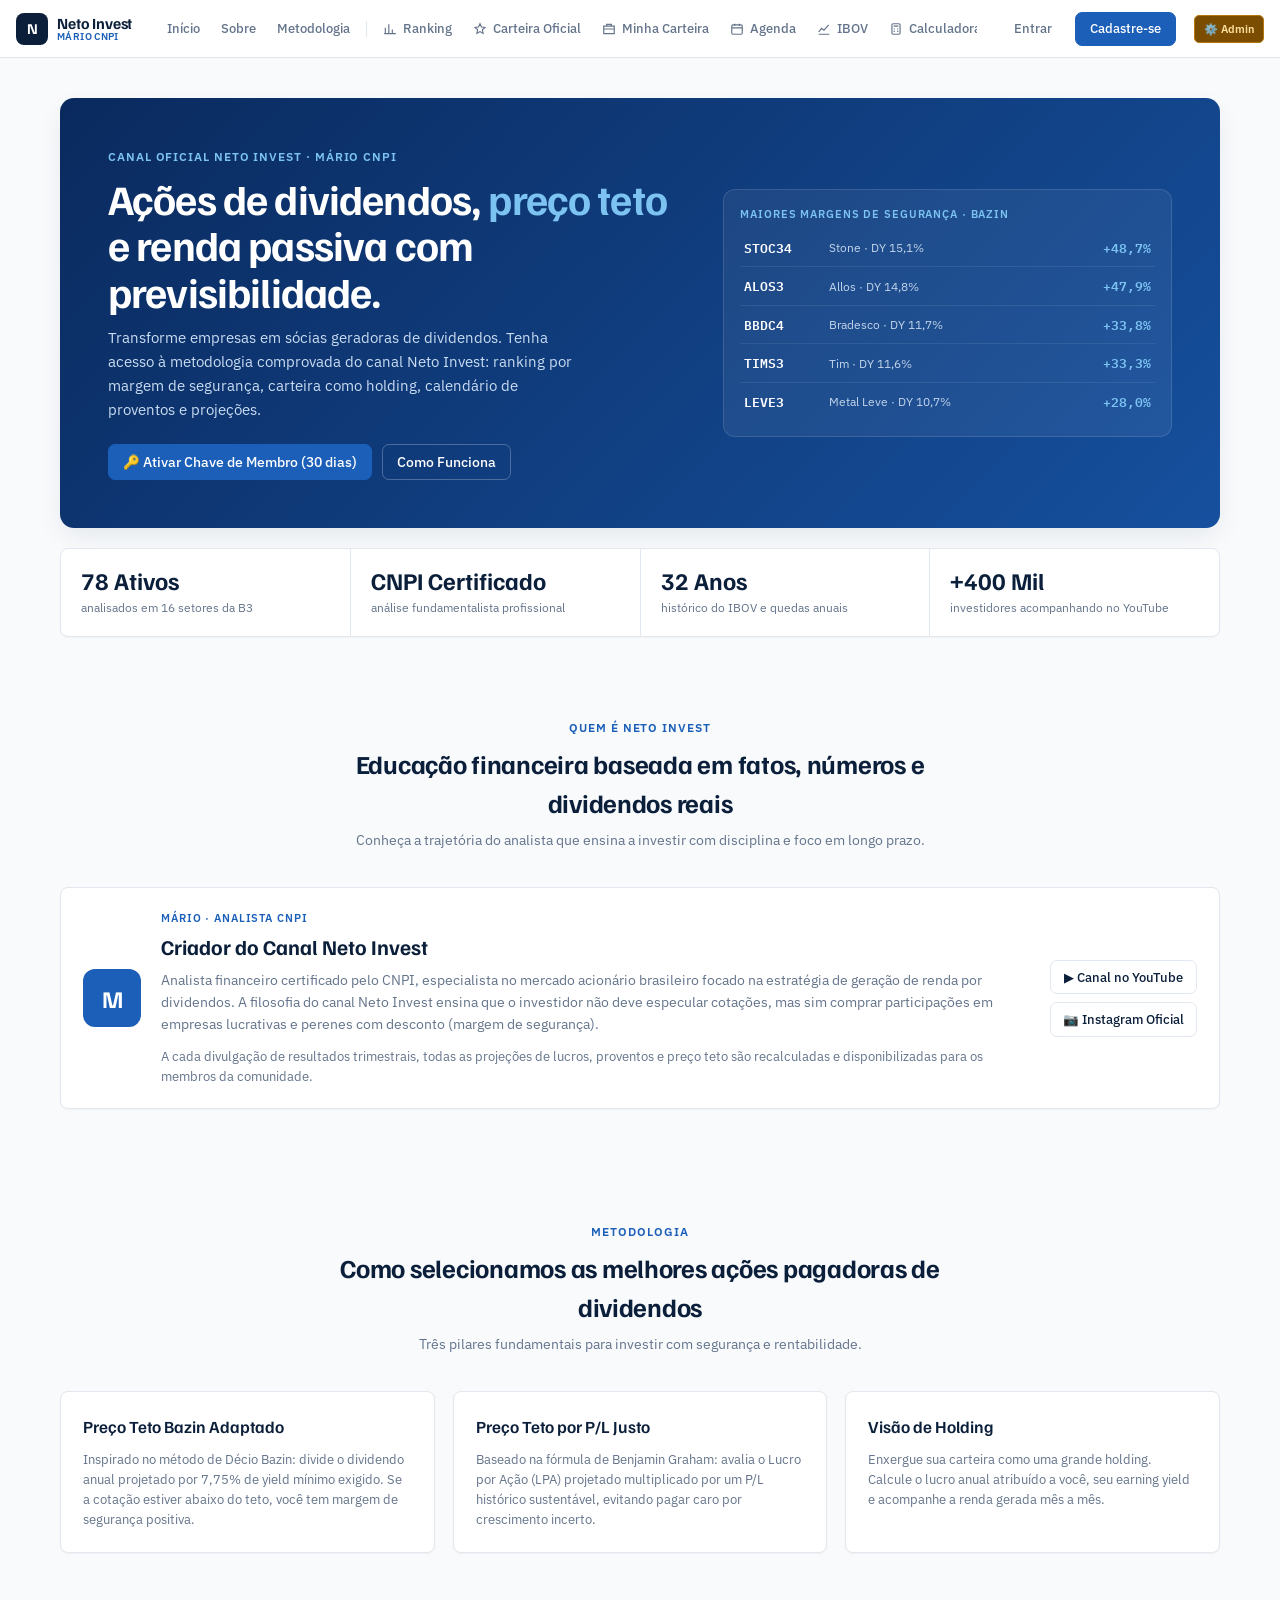
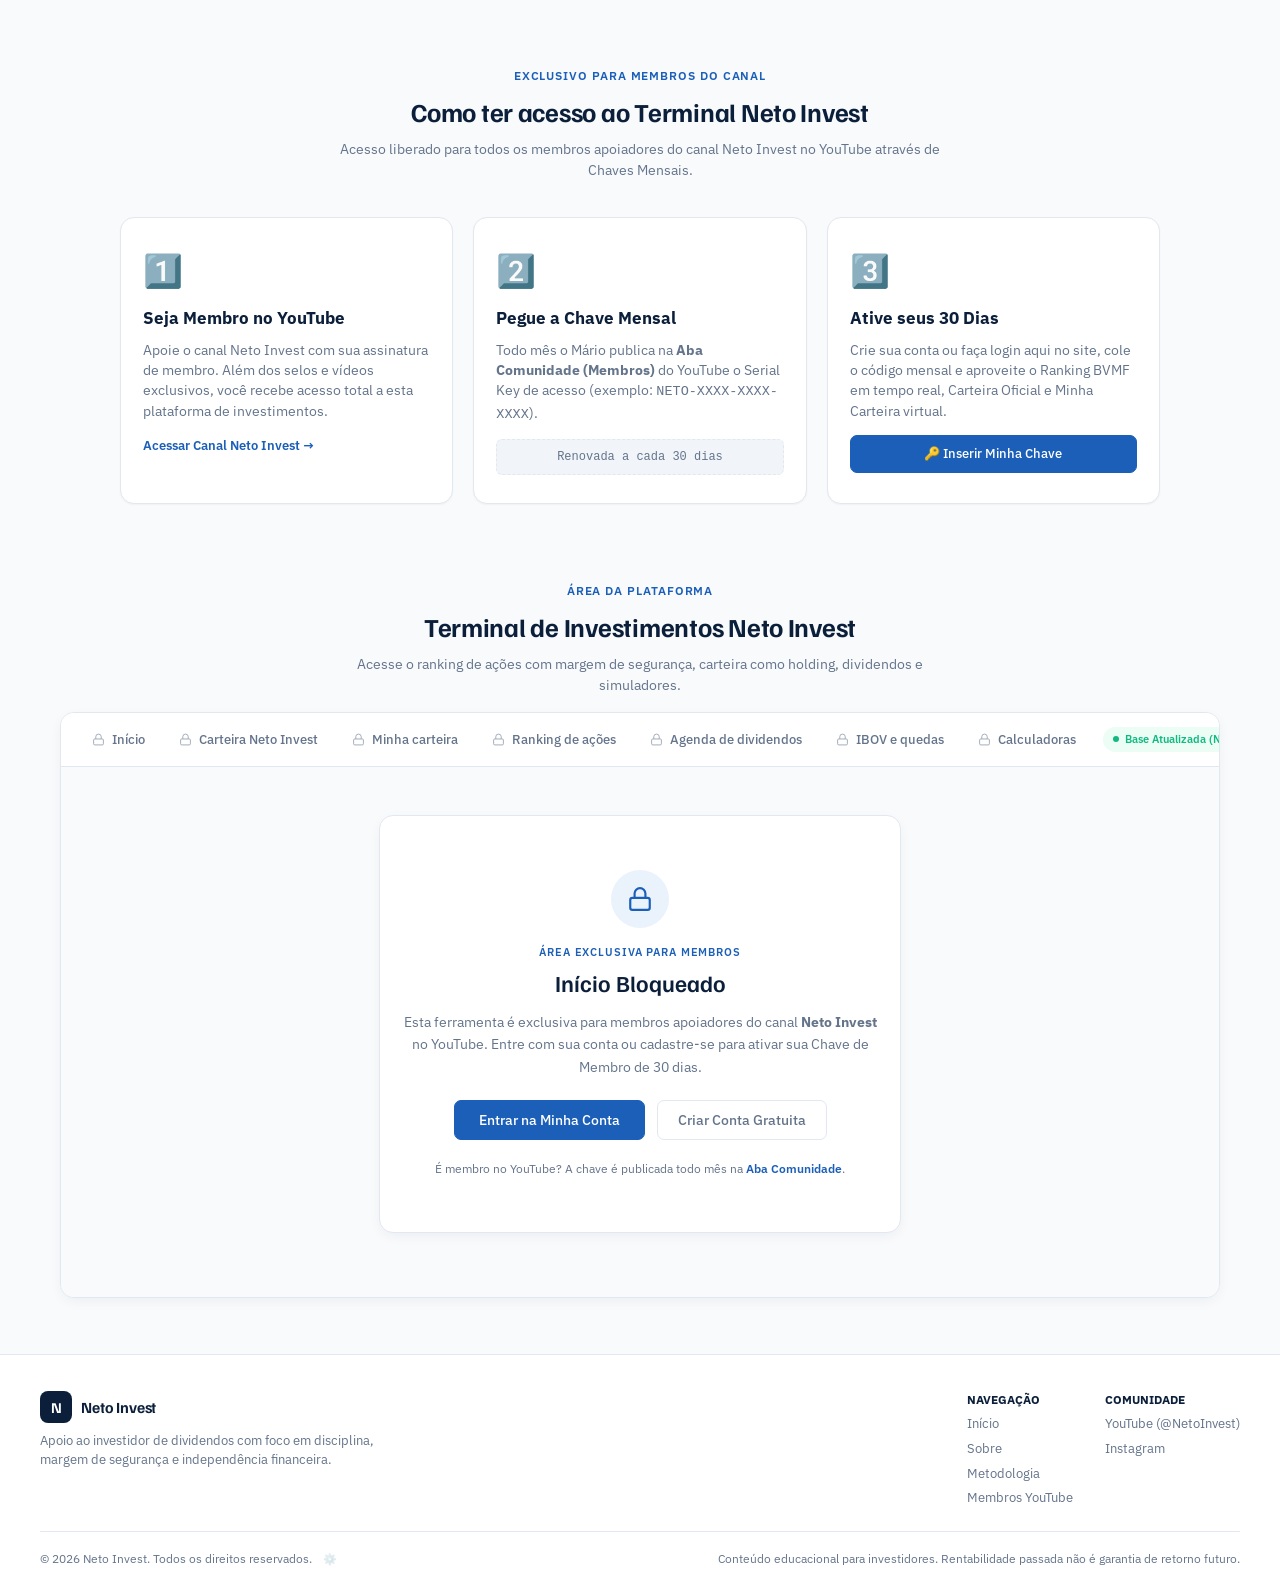
<file: index.html>
<!doctype html>
<html lang="pt-BR">
<head>
<meta charset="utf-8">
<meta name="viewport" content="width=device-width,initial-scale=1,viewport-fit=cover">
<title>Neto Invest · Ações de Dividendos, Preço Teto & Análise Fundamentalista</title>
<meta name="description" content="Plataforma oficial Neto Invest com Mário, CNPI. Preço teto por Bazin e Graham, carteira como holding, agenda de dividendos e simuladores para investidores de longo prazo.">

<!-- Google Fonts -->
<link rel="preconnect" href="https://fonts.googleapis.com">
<link rel="preconnect" href="https://fonts.gstatic.com" crossorigin>
<link rel="stylesheet" href="https://fonts.googleapis.com/css2?family=Familjen+Grotesk:wght@500;600;700&family=IBM+Plex+Sans:wght@400;500;600&family=IBM+Plex+Mono:wght@400;500;600&display=swap">

<style>


/* ==========================================================================
   NETO INVEST - Design System Minimalista & Responsivo
   ========================================================================== */

:root {
  --bg: #F8FAFC;
  --surface: #FFFFFF;
  --sunk: #F1F5F9;
  --line: #E2E8F0;
  --line-strong: #CBD5E1;
  --ink: #0B1F3A;
  --muted: #64748B;
  --accent: #1B5FB8;
  --accent-ink: #FFFFFF;
  --accent-soft: #EAF2FC;
  --gold: #2A8CD8;
  --gold-soft: #E5F2FC;
  --good: #10B981;
  --good-soft: #ECFDF5;
  --warn: #B7780A;
  --warn-soft: #FBF0D9;
  --bad: #EF4444;
  --bad-soft: #FEE2E2;
  --side: #FFFFFF;
  --side-ink: #0B1F3A;
  --side-muted: #6A7B90;
  --hero: #0A2A5E;
  --sky: #7CC3F2;

  --f-display: "Familjen Grotesk", -apple-system, BlinkMacSystemFont, "Segoe UI", Roboto, sans-serif;
  --f-body: "IBM Plex Sans", -apple-system, BlinkMacSystemFont, "Segoe UI", Roboto, sans-serif;
  --f-mono: "IBM Plex Mono", SFMono-Regular, Menlo, Monaco, Consolas, monospace;

  --r: 8px;
  --r-lg: 14px;
  --shadow-sm: 0 1px 2px rgba(0, 0, 0, 0.04);
  --shadow-md: 0 4px 14px -2px rgba(11, 31, 58, 0.06);
  --shadow-lg: 0 10px 28px -4px rgba(11, 31, 58, 0.09);
}

*, *::before, *::after {
  box-sizing: border-box;
  margin: 0;
  padding: 0;
}

html {
  scroll-behavior: smooth;
  height: 100%;
}

body {
  background: var(--bg);
  color: var(--ink);
  font-family: var(--f-body);
  font-size: 14px;
  line-height: 1.5;
  -webkit-font-smoothing: antialiased;
  min-height: 100%;
  display: flex;
  flex-direction: column;
}

a {
  color: inherit;
  text-decoration: none;
}

.num, td.n, .mono {
  font-family: var(--f-mono);
  font-variant-numeric: tabular-nums;
}

/* ==========================================================================
   TOP HEADER (100% Horizontal, Alinhado, Minimalista)
   ========================================================================== */

.site-header {
  position: sticky;
  top: 0;
  z-index: 1000;
  height: 58px;
  background: rgba(255, 255, 255, 0.98);
  backdrop-filter: blur(14px);
  -webkit-backdrop-filter: blur(14px);
  border-bottom: 1px solid var(--line);
  padding: 0 16px;
  display: flex;
  align-items: center;
  width: 100%;
}

.nav-container {
  width: 100%;
  max-width: 1400px;
  margin: 0 auto;
  display: flex;
  align-items: center;
  justify-content: space-between;
  gap: 12px;
  height: 100%;
}

.brand-wrapper {
  display: flex;
  align-items: center;
  gap: 9px;
  text-decoration: none;
  cursor: pointer;
  flex-shrink: 0;
}

.brand-icon {
  width: 32px;
  height: 32px;
  border-radius: 8px;
  background: var(--ink);
  color: #FFFFFF;
  display: grid;
  place-items: center;
  font-family: var(--f-display);
  font-weight: 700;
  font-size: 15px;
}

.brand-text-group {
  display: flex;
  flex-direction: column;
  line-height: 1.15;
}

.brand-title {
  font-family: var(--f-display);
  font-size: 15.5px;
  font-weight: 700;
  color: var(--ink);
  letter-spacing: -0.01em;
  white-space: nowrap;
}

.brand-tag {
  font-size: 9.5px;
  font-weight: 600;
  color: var(--accent);
  letter-spacing: 0.04em;
  text-transform: uppercase;
}

/* Horizontal Nav Menu */
.main-horizontal-nav {
  display: flex !important;
  flex-direction: row !important;
  align-items: center !important;
  gap: 3px !important;
  overflow-x: auto !important;
  white-space: nowrap !important;
  scrollbar-width: none !important;
  -webkit-overflow-scrolling: touch !important;
  flex: 1 !important;
  justify-content: flex-start !important; margin: 0 10px !important;
  padding: 0 4px !important;
}

.main-horizontal-nav::-webkit-scrollbar {
  display: none !important;
}

.hnav-link {
  display: inline-flex !important;
  flex-direction: row !important;
  align-items: center !important;
  gap: 6px !important;
  height: 32px !important;
  padding: 0 8px !important;
  border-radius: 6px !important;
  font-size: 12.5px !important;
  font-weight: 500 !important;
  color: var(--muted) !important;
  text-decoration: none !important;
  white-space: nowrap !important;
  transition: all 0.15s ease !important;
  background: transparent !important;
  border: 1px solid transparent !important;
  cursor: pointer !important;
  flex-shrink: 0 !important;
}

.hnav-link:hover {
  color: var(--ink) !important;
  background: var(--sunk) !important;
}

.hnav-link.active {
  color: var(--accent) !important;
  background: var(--accent-soft) !important;
  border-color: rgba(27, 95, 184, 0.15) !important;
  font-weight: 600 !important;
}

.hnav-svg {
  width: 14px !important;
  height: 14px !important;
  stroke: currentColor !important;
  fill: none !important;
  stroke-width: 1.8 !important;
  flex-shrink: 0 !important;
}

.hnav-divider {
  width: 1px !important;
  height: 16px !important;
  background: var(--line) !important;
  margin: 0 4px !important;
  flex-shrink: 0 !important;
  display: inline-block !important;
}

.hnav-cta {
  color: var(--accent) !important;
  font-weight: 600 !important;
  background: rgba(27, 95, 184, 0.05) !important;
  border: 1px solid rgba(27, 95, 184, 0.2) !important;
}

.hnav-cta:hover {
  background: var(--accent-soft) !important;
  border-color: var(--accent) !important;
}

.user-actions {
  display: flex;
  align-items: center;
  gap: 8px;
  flex-shrink: 0;
}

.user-actions button, .user-actions .btn {
  font-size: 13px;
  padding: 6px 14px;
  height: 34px;
  white-space: nowrap;
}

.user-profile-badge {
  display: flex;
  align-items: center;
  gap: 8px;
  background: var(--surface);
  border: 1px solid var(--line);
  padding: 3px 10px;
  border-radius: 99px;
  height: 34px;
}

.user-avatar {
  width: 22px;
  height: 22px;
  border-radius: 50%;
  background: var(--accent);
  color: #fff;
  font-size: 11px;
  font-weight: 700;
  display: grid;
  place-items: center;
}

.user-info {
  display: flex;
  align-items: center;
  gap: 6px;
  font-size: 12px;
}

.plan-pill {
  font-size: 10px;
  padding: 2px 6px;
  border-radius: 99px;
  font-weight: 600;
  text-transform: uppercase;
}

.plan-pill.vip {
  background: var(--gold-soft);
  color: var(--accent);
}

.plan-pill.free {
  background: var(--sunk);
  color: var(--muted);
}

/* ==========================================================================
   Botões e Controles
   ========================================================================== */

button, .btn {
  font-family: inherit;
  font-size: 13.5px;
  font-weight: 500;
  border-radius: 7px;
  border: 1px solid var(--line);
  background: var(--surface);
  color: var(--ink);
  padding: 7px 14px;
  cursor: pointer;
  display: inline-flex;
  align-items: center;
  justify-content: center;
  gap: 6px;
  transition: all 0.15s ease;
}

button:hover, .btn:hover {
  border-color: var(--muted);
}

button.pri, .btn.pri {
  background: var(--accent);
  color: #FFFFFF;
  border-color: var(--accent);
}

button.pri:hover, .btn.pri:hover {
  background: #14488D;
  border-color: #14488D;
}

button.ghost, .btn.ghost {
  background: transparent;
  border-color: transparent;
  color: var(--muted);
}

button.ghost:hover, .btn.ghost:hover {
  color: var(--ink);
  background: var(--sunk);
}

button.x {
  border: 0;
  background: transparent;
  color: var(--muted);
  padding: 4px;
  font-size: 16px;
  cursor: pointer;
}

button.x:hover {
  color: var(--bad);
}

input, select {
  font: inherit;
  color: var(--ink);
  background: var(--surface);
  border: 1px solid var(--line);
  border-radius: 7px;
  padding: 7px 11px;
  font-size: 13.5px;
}

input:focus, select:focus {
  outline: none;
  border-color: var(--accent);
  box-shadow: 0 0 0 3px rgba(27, 95, 184, 0.12);
}

/* ==========================================================================
   Layout da Página e Seções
   ========================================================================== */

.landing-section {
  padding: 56px 20px;
  max-width: 1200px;
  margin: 0 auto;
  width: 100%;
}

.site-hero {
  padding: 40px 20px 24px;
  max-width: 1200px;
  margin: 0 auto;
}

.hero-card {
  background: linear-gradient(135deg, #0A2A5E 0%, #16509E 100%);
  color: #FFFFFF;
  border-radius: var(--r-lg);
  padding: clamp(26px, 4vw, 48px);
  display: grid;
  grid-template-columns: minmax(0, 1.3fr) minmax(0, 1fr);
  gap: 32px;
  align-items: center;
  box-shadow: var(--shadow-lg);
}

.hero-tag {
  color: var(--sky);
  font-size: 11.5px;
  letter-spacing: 0.08em;
  text-transform: uppercase;
  font-weight: 600;
  display: inline-block;
  margin-bottom: 10px;
}

.hero-card h1 {
  font-family: var(--f-display);
  font-size: clamp(28px, 4vw, 42px);
  line-height: 1.1;
  font-weight: 700;
  letter-spacing: -0.02em;
  margin-bottom: 12px;
  color: #fff;
}

.hero-card h1 em {
  font-style: normal;
  color: var(--sky);
}

.hero-card p {
  color: #C9DCF2;
  font-size: 15px;
  line-height: 1.6;
  max-width: 52ch;
  margin-bottom: 22px;
}

.hero-buttons {
  display: flex;
  gap: 10px;
  flex-wrap: wrap;
}

.hero-tape {
  background: rgba(255, 255, 255, 0.06);
  border: 1px solid rgba(255, 255, 255, 0.12);
  border-radius: 12px;
  padding: 16px;
  display: flex;
  flex-direction: column;
  gap: 2px;
}

.hero-tape .tape-row {
  display: grid;
  grid-template-columns: 75px 1fr auto;
  gap: 10px;
  align-items: center;
  padding: 8px 4px;
  border-bottom: 1px solid rgba(255, 255, 255, 0.08);
  font-size: 13px;
}

.hero-tape .tape-row:last-child {
  border-bottom: 0;
}

.hero-tape .tk {
  color: #FFFFFF;
  font-family: var(--f-mono);
  font-weight: 600;
}

.hero-tape .co {
  color: #C3D5EB;
  font-size: 12px;
}

.hero-tape .mg {
  color: var(--sky);
  font-family: var(--f-mono);
  font-weight: 600;
}

/* Métricas */
.metrics-row {
  display: grid;
  grid-template-columns: repeat(4, 1fr);
  gap: 1px;
  background: var(--line);
  border: 1px solid var(--line);
  border-radius: var(--r);
  overflow: hidden;
  box-shadow: var(--shadow-sm);
  margin-top: 20px;
}

.metric-item {
  background: var(--surface);
  padding: 18px 20px;
}

.metric-item b {
  display: block;
  font-family: var(--f-display);
  font-size: 24px;
  font-weight: 700;
  color: var(--ink);
  line-height: 1.1;
  margin-bottom: 4px;
}

.metric-item span {
  font-size: 12px;
  color: var(--muted);
}

/* Cabeçalhos de Seção */
.section-head {
  text-align: center;
  max-width: 640px;
  margin: 0 auto 36px;
}

.section-head .eyebrow {
  color: var(--accent);
  font-size: 11.5px;
  font-weight: 600;
  letter-spacing: 0.08em;
  text-transform: uppercase;
}

.section-head h2 {
  font-family: var(--f-display);
  font-size: 26px;
  font-weight: 700;
  margin: 6px 0 8px;
  letter-spacing: -0.01em;
}

.section-head p {
  color: var(--muted);
  font-size: 14px;
}

/* Grid de Metodologia */
.features-grid {
  display: grid;
  grid-template-columns: repeat(3, 1fr);
  gap: 18px;
}

.feature-box {
  background: var(--surface);
  border: 1px solid var(--line);
  border-radius: var(--r);
  padding: 22px;
  display: flex;
  flex-direction: column;
  gap: 10px;
  box-shadow: var(--shadow-sm);
  transition: all 0.2s ease;
}

.feature-box:hover {
  border-color: var(--accent);
  box-shadow: var(--shadow-md);
  transform: translateY(-2px);
}

.feature-box h3 {
  font-family: var(--f-display);
  font-size: 17px;
  font-weight: 600;
}

.feature-box p {
  color: var(--muted);
  font-size: 13px;
  line-height: 1.55;
}

/* Painel Sobre */
.panel {
  background: var(--surface);
  border: 1px solid var(--line);
  border-radius: var(--r);
  padding: 22px;
  box-shadow: var(--shadow-sm);
}

.about {
  display: grid;
  grid-template-columns: auto minmax(0, 1fr) auto;
  gap: 20px;
  align-items: center;
}

.avatar {
  width: 58px;
  height: 58px;
  border-radius: 12px;
  background: var(--accent);
  color: var(--accent-ink);
  display: grid;
  place-items: center;
  font-family: var(--f-display);
  font-weight: 700;
  font-size: 24px;
}

.links {
  display: flex;
  gap: 8px;
  flex-wrap: wrap;
}

.links a {
  text-decoration: none;
  color: var(--ink);
  border: 1px solid var(--line);
  padding: 7px 12px;
  border-radius: 7px;
  font-weight: 500;
  font-size: 12.5px;
}

.links a:hover {
  border-color: var(--accent);
  color: var(--accent);
}

/* ==========================================================================
   Planos de Assinatura (Monetização)
   ========================================================================== */

.pricing-grid {
  display: grid;
  grid-template-columns: repeat(3, 1fr);
  gap: 20px;
}

.pricing-card {
  background: var(--surface);
  border: 1px solid var(--line);
  border-radius: var(--r-lg);
  padding: 26px 22px;
  display: flex;
  flex-direction: column;
  position: relative;
  box-shadow: var(--shadow-sm);
  transition: all 0.2s ease;
}

.pricing-card:hover {
  border-color: var(--accent);
  box-shadow: var(--shadow-md);
}

.pricing-card.featured {
  border-color: var(--accent);
  border-width: 2px;
  box-shadow: var(--shadow-lg);
  transform: scale(1.02);
}

.popular-badge {
  position: absolute;
  top: -11px;
  left: 50%;
  transform: translateX(-50%);
  background: var(--accent);
  color: #fff;
  font-size: 10.5px;
  font-weight: 700;
  text-transform: uppercase;
  letter-spacing: 0.05em;
  padding: 3px 11px;
  border-radius: 99px;
}

.pricing-name {
  font-family: var(--f-display);
  font-size: 19px;
  font-weight: 700;
}

.pricing-price {
  margin: 14px 0 6px;
  display: flex;
  align-items: baseline;
  gap: 4px;
}

.pricing-price .curr {
  font-size: 16px;
  font-weight: 600;
  color: var(--ink);
}

.pricing-price .val {
  font-family: var(--f-display);
  font-size: 38px;
  font-weight: 700;
  color: var(--ink);
  line-height: 1;
}

.pricing-price .cycle {
  font-size: 12.5px;
  color: var(--muted);
}

.pricing-desc {
  font-size: 12px;
  color: var(--muted);
  min-height: 36px;
  margin-bottom: 18px;
}

.pricing-features {
  display: flex;
  flex-direction: column;
  gap: 9px;
  margin-bottom: 22px;
  flex: 1;
}

.pricing-features div {
  font-size: 12.5px;
  display: flex;
  align-items: flex-start;
  gap: 7px;
  color: var(--ink);
}

.pricing-features svg {
  width: 15px;
  height: 15px;
  stroke: var(--good);
  stroke-width: 2.5;
  fill: none;
  flex-shrink: 0;
  margin-top: 2px;
}

.pricing-btn {
  width: 100%;
  padding: 10px;
  font-weight: 600;
  font-size: 13.5px;
  border-radius: 7px;
}

/* ==========================================================================
   Terminal de Membros (Conteúdo do Artefato)
   ========================================================================== */

.terminal-frame {
  background: var(--surface);
  border: 1px solid var(--line);
  border-radius: var(--r-lg);
  overflow: hidden;
  box-shadow: var(--shadow-lg);
}

.terminal-header-bar {
  background: var(--ink);
  color: #FFFFFF;
  padding: 12px 18px;
  display: flex;
  justify-content: space-between;
  align-items: center;
  border-bottom: 1px solid rgba(255, 255, 255, 0.1);
  flex-wrap: wrap;
  gap: 8px;
}

/* Platform Terminal Frame & Horizontal Layout */
.terminal-frame {
  background: var(--surface);
  border: 1px solid var(--line);
  border-radius: var(--r-lg);
  overflow: hidden;
  box-shadow: var(--shadow-md);
}

.terminal-horizontal-bar {
  display: flex;
  align-items: center;
  justify-content: space-between;
  gap: 12px;
  padding: 10px 16px;
  background: #FFFFFF;
  border-bottom: 1px solid var(--line);
  overflow-x: auto;
  scrollbar-width: none;
  -webkit-overflow-scrolling: touch;
}

.terminal-horizontal-bar::-webkit-scrollbar {
  display: none;
}

.terminal-tabs-track {
  display: flex;
  align-items: center;
  gap: 4px;
  flex-shrink: 0;
}

.ttab {
  display: inline-flex;
  align-items: center;
  gap: 7px;
  padding: 7px 14px;
  border-radius: 7px;
  font-size: 13px;
  font-weight: 500;
  color: var(--muted);
  background: transparent;
  border: 1px solid transparent;
  cursor: pointer;
  white-space: nowrap;
  transition: all 0.15s ease;
}

.ttab:hover {
  color: var(--ink);
  background: var(--sunk);
}

.ttab.active {
  color: var(--accent);
  background: var(--accent-soft);
  border-color: rgba(27, 95, 184, 0.2);
  font-weight: 600;
}

.ttab svg {
  width: 15px;
  height: 15px;
  stroke: currentColor;
  fill: none;
  stroke-width: 1.8;
  flex-shrink: 0;
}

.terminal-bar-meta {
  display: flex;
  align-items: center;
  gap: 10px;
  font-size: 12px;
  color: var(--muted);
  flex-shrink: 0;
  margin-left: auto;
}

.meta-pill {
  display: inline-flex;
  align-items: center;
  gap: 6px;
  padding: 4px 10px;
  border-radius: 99px;
  background: var(--good-soft);
  color: var(--good);
  font-size: 11px;
  font-weight: 600;
}

.meta-dot {
  width: 6px;
  height: 6px;
  border-radius: 50%;
  background: var(--good);
}

.meta-reset-btn {
  font-size: 11.5px;
  padding: 4px 10px;
  border-radius: 6px;
  background: var(--sunk);
  border: 1px solid var(--line);
  color: var(--muted);
  cursor: pointer;
  transition: all 0.15s ease;
}

.meta-reset-btn:hover {
  color: var(--bad);
  border-color: var(--bad-soft);
}

.terminal-view-body {
  width: 100%;
  min-height: 500px;
  padding: 24px 20px 40px;
  background: var(--bg);
}

.wrap {
  max-width: 1180px;
  margin: 0 auto;
  display: flex;
  flex-direction: column;
  gap: 18px;
}

header.page {
  display: flex;
  justify-content: space-between;
  align-items: flex-end;
  gap: 14px;
  flex-wrap: wrap;
}

h1 {
  font-family: var(--f-display);
  font-size: 26px;
  line-height: 1.15;
  margin: 0;
  font-weight: 700;
}

h2 {
  font-family: var(--f-display);
  font-size: 17.5px;
  margin: 0;
  font-weight: 600;
}

.sub {
  color: var(--muted);
  margin: 4px 0 0;
  max-width: 60ch;
  font-size: 13.5px;
}

.eyebrow {
  font-size: 11px;
  letter-spacing: 0.08em;
  text-transform: uppercase;
  color: var(--muted);
  font-weight: 600;
}

.panel-h {
  display: flex;
  justify-content: space-between;
  align-items: center;
  gap: 12px;
  flex-wrap: wrap;
  margin-bottom: 14px;
}

.kpis {
  display: grid;
  grid-template-columns: repeat(4, minmax(0, 1fr));
  gap: 12px;
}

.kpi {
  background: var(--surface);
  border: 1px solid var(--line);
  border-radius: var(--r);
  padding: 13px 15px;
  display: flex;
  flex-direction: column;
  gap: 3px;
  min-width: 0;
}

.kpi .v {
  font-family: var(--f-mono);
  font-size: 21px;
  font-weight: 500;
  letter-spacing: -0.01em;
  white-space: nowrap;
  overflow: hidden;
  text-overflow: ellipsis;
}

.kpi .h {
  color: var(--muted);
  font-size: 11.5px;
}

.kpi.hl {
  background: var(--accent);
  border-color: var(--accent);
  color: var(--accent-ink);
}

.kpi.hl .eyebrow, .kpi.hl .h {
  color: inherit;
  opacity: 0.85;
}

.grid2 {
  display: grid;
  grid-template-columns: minmax(0, 1fr) minmax(0, 1fr);
  gap: 18px;
}

.tbl-wrap {
  overflow-x: auto;
  margin-inline: -4px;
}

table {
  width: 100%;
  border-collapse: collapse;
  font-size: 13px;
}

th {
  font-size: 11px;
  letter-spacing: 0.06em;
  text-transform: uppercase;
  color: var(--muted);
  font-weight: 600;
  text-align: left;
  padding: 9px 8px;
  border-bottom: 1px solid var(--line);
  white-space: nowrap;
}

th.n, td.n {
  text-align: right;
}

th.sort {
  cursor: pointer;
  user-select: none;
}

th.sort:hover {
  color: var(--ink);
}

th.sort.on {
  color: var(--accent);
}

td {
  padding: 9px 8px;
  border-bottom: 1px solid var(--line);
  white-space: nowrap;
}

tbody tr:last-child td {
  border-bottom: 0;
}

tr.click {
  cursor: pointer;
}

tr.click:hover td {
  background: var(--sunk);
}

.tk {
  font-family: var(--f-mono);
  font-weight: 600;
}

.co {
  color: var(--muted);
  font-size: 12px;
}

.pill {
  display: inline-block;
  padding: 2px 7px;
  border-radius: 99px;
  font-family: var(--f-mono);
  font-size: 11.5px;
  font-weight: 500;
}

.pill.good {
  background: var(--good-soft);
  color: var(--good);
}

.pill.warn {
  background: var(--warn-soft);
  color: var(--warn);
}

.pill.bad {
  background: var(--bad-soft);
  color: var(--bad);
}

.chip {
  display: inline-block;
  padding: 2px 7px;
  border-radius: 5px;
  background: var(--sunk);
  color: var(--muted);
  font-size: 11.5px;
}

input.q {
  width: 96px;
  text-align: right;
  font-family: var(--f-mono);
  padding: 4px 7px;
}

.seg {
  display: inline-flex;
  background: var(--sunk);
  border-radius: 8px;
  padding: 3px;
  gap: 2px;
}

.seg button {
  border: 0;
  background: transparent;
  padding: 5px 11px;
  border-radius: 6px;
  color: var(--muted);
  font-size: 12.5px;
}

.seg button.on {
  background: var(--surface);
  color: var(--ink);
  box-shadow: 0 1px 2px rgba(0, 0, 0, 0.08);
}

.tools {
  display: flex;
  gap: 10px;
  flex-wrap: wrap;
  align-items: center;
}

.tools input[type=search] {
  width: 220px;
}

.legend {
  display: flex;
  gap: 14px;
  flex-wrap: wrap;
  font-size: 12px;
  color: var(--muted);
}

.legend i {
  display: inline-block;
  width: 9px;
  height: 9px;
  border-radius: 2px;
  margin-right: 5px;
  vertical-align: -1px;
}

svg text {
  font-family: var(--f-mono);
  fill: var(--muted);
  font-size: 11px;
}

.pie-wrap {
  display: grid;
  grid-template-columns: minmax(0, 220px) minmax(0, 1fr);
  gap: 36px;
  align-items: center;
}

.pie {
  width: 100%;
  max-width: 220px;
  height: auto;
}

.alist {
  display: grid;
  grid-template-columns: repeat(2, minmax(0, 1fr));
  column-gap: 36px;
  max-width: 600px;
  gap: 6px 16px;
  font-size: 12px;
}

.alist div {
  display: flex;
  justify-content: space-between;
  gap: 8px;
  align-items: center;
}

.alist i {
  width: 10px;
  height: 10px;
  border-radius: 2px;
  display: inline-block;
  margin-right: 6px;
}

.growth {
  display: flex;
  gap: 10px;
  flex-wrap: wrap;
  margin-top: 10px;
  align-items: center;
  font-size: 12px;
  color: var(--muted);
}

.growth label {
  display: flex;
  align-items: center;
  gap: 5px;
}

.growth input {
  width: 58px;
  padding: 4px 5px;
  font-family: var(--f-mono);
  text-align: right;
}

.months {
  display: grid;
  grid-template-columns: repeat(12, minmax(0, 1fr));
  gap: 6px;
}

.mo {
  background: var(--sunk);
  border-radius: 7px;
  padding: 9px 7px;
  display: flex;
  flex-direction: column;
  gap: 5px;
  min-height: 145px;
  min-width: 0;
  border: 1px solid transparent;
}

.mo.now {
  border-color: var(--gold);
  background: var(--gold-soft);
}

.mo .mh {
  display: flex;
  justify-content: space-between;
  align-items: baseline;
  font-weight: 600;
  font-size: 11.5px;
  text-transform: uppercase;
  letter-spacing: 0.05em;
}

.mo .mv {
  font-family: var(--f-mono);
  font-size: 11.5px;
  color: var(--gold);
  font-weight: 500;
}

.mo .bar {
  height: 38px;
  display: flex;
  align-items: flex-end;
}

.mo .bar span {
  display: block;
  width: 100%;
  background: var(--gold);
  border-radius: 2px 2px 0 0;
  opacity: 0.85;
}

.mo .tks {
  display: flex;
  flex-wrap: wrap;
  gap: 3px;
}

.mo .tks span {
  font-family: var(--f-mono);
  font-size: 10px;
  background: var(--surface);
  padding: 1px 3px;
  border-radius: 3px;
}

.calc {
  display: grid;
  grid-template-columns: minmax(0, 300px) minmax(0, 1fr);
  gap: 20px;
}

.form {
  display: flex;
  flex-direction: column;
  gap: 11px;
}

.form label {
  display: flex;
  flex-direction: column;
  gap: 4px;
  font-size: 12px;
  color: var(--muted);
  font-weight: 500;
}

.form input {
  font-family: var(--f-mono);
}

.big {
  font-family: var(--f-mono);
  font-size: 27px;
  font-weight: 500;
  letter-spacing: -0.01em;
}

.note {
  font-size: 12px;
  color: var(--muted);
}

.novs {
  display: grid;
  grid-template-columns: repeat(auto-fill, minmax(140px, 1fr));
  gap: 8px;
}

.novs button {
  text-align: left;
  display: flex;
  flex-direction: column;
  gap: 2px;
  padding: 11px;
}

.novs .dy {
  font-family: var(--f-mono);
  color: var(--gold);
  font-size: 12.5px;
}

.mobnav {
  display: none;
}

/* ==========================================================================
   Modais & Gavetas
   ========================================================================== */

.modal-backdrop {
  position: fixed;
  inset: 0;
  background: rgba(8, 24, 52, 0.45);
  backdrop-filter: blur(4px);
  -webkit-backdrop-filter: blur(4px);
  z-index: 200;
  display: grid;
  place-items: center;
  padding: 16px;
}

.modal-card {
  background: var(--surface);
  border: 1px solid var(--line);
  border-radius: var(--r-lg);
  padding: 24px;
  width: 100%;
  max-width: 440px;
  box-shadow: var(--shadow-lg);
  animation: modalIn 0.16s ease-out;
}

.modal-card.modal-checkout {
  max-width: 700px;
}

.modal-card.modal-api-config {
  max-width: 560px;
}

@keyframes modalIn {
  from { opacity: 0; transform: scale(0.96); }
  to { opacity: 1; transform: scale(1); }
}

.modal-header {
  display: flex;
  justify-content: space-between;
  align-items: flex-start;
  margin-bottom: 16px;
}

.auth-tabs, .payment-tabs {
  display: flex;
  background: var(--sunk);
  padding: 3px;
  border-radius: 7px;
  gap: 2px;
  margin-bottom: 14px;
}

.auth-tabs .tab-btn, .payment-tabs .tab-btn {
  flex: 1;
  border: 0;
  background: transparent;
  padding: 7px 11px;
  border-radius: 6px;
  font-size: 12.5px;
  font-weight: 500;
  color: var(--muted);
}

.auth-tabs .tab-btn.active, .payment-tabs .tab-btn.active {
  background: var(--surface);
  color: var(--ink);
  font-weight: 600;
  box-shadow: 0 1px 3px rgba(0, 0, 0, 0.08);
}

.form-group {
  display: flex;
  flex-direction: column;
  gap: 4px;
  margin-bottom: 12px;
}

.form-group label {
  font-size: 12px;
  font-weight: 500;
  color: var(--muted);
}

.checkout-grid {
  display: grid;
  grid-template-columns: 1fr 1.25fr;
  gap: 22px;
}

.checkout-summary {
  background: var(--sunk);
  padding: 18px;
  border-radius: var(--r);
  display: flex;
  flex-direction: column;
  gap: 12px;
}

.checkout-plan-badge {
  background: var(--surface);
  border: 1px solid var(--line);
  padding: 11px;
  border-radius: 7px;
  display: flex;
  flex-direction: column;
}

.checkout-plan-badge b {
  font-size: 17px;
  color: var(--accent);
}

.checkout-plan-badge small {
  font-size: 11px;
  color: var(--muted);
}

.checkout-features-list {
  display: flex;
  flex-direction: column;
  gap: 7px;
  font-size: 12px;
}

.pix-payment-box {
  background: var(--surface);
  border: 1px solid var(--line);
  border-radius: 7px;
  padding: 12px;
  display: flex;
  gap: 12px;
  align-items: center;
  margin-bottom: 12px;
}

.pix-qr-fake {
  width: 80px;
  height: 80px;
  border-radius: 6px;
  background: #fff;
  border: 1px solid var(--line);
  display: grid;
  place-items: center;
  flex-shrink: 0;
}

.drawer-bg {
  position: fixed;
  inset: 0;
  background: rgba(8, 24, 52, 0.4);
  z-index: 200;
}

.drawer {
  position: fixed;
  top: 0;
  right: 0;
  bottom: 0;
  width: min(430px, 100%);
  background: var(--surface);
  z-index: 201;
  padding: 20px;
  overflow-y: auto;
  display: flex;
  flex-direction: column;
  gap: 15px;
  border-left: 1px solid var(--line);
  box-shadow: var(--shadow-lg);
  animation: slideRight 0.16s ease-out;
}

@keyframes slideRight {
  from { transform: translateX(25px); opacity: 0.5; }
  to { transform: translateX(0); opacity: 1; }
}

.dl {
  display: grid;
  grid-template-columns: 1fr 1fr;
  gap: 8px;
}

.dl div {
  background: var(--sunk);
  border-radius: 7px;
  padding: 8px 10px;
  min-width: 0;
}

.dl dt {
  font-size: 10.5px;
  color: var(--muted);
  letter-spacing: 0.04em;
}

.dl dd {
  margin: 2px 0 0;
  font-family: var(--f-mono);
  font-size: 14.5px;
  font-weight: 500;
}

.mbar {
  display: grid;
  grid-template-columns: repeat(12, 1fr);
  gap: 3px;
}

.mbar span {
  font-size: 9.5px;
  text-align: center;
  padding: 5px 0;
  border-radius: 4px;
  background: var(--sunk);
  color: var(--muted);
  text-transform: uppercase;
}

.mbar span.on {
  background: var(--gold);
  color: var(--surface);
  font-weight: 600;
}

.toast {
  position: fixed;
  bottom: 24px;
  left: 50%;
  transform: translateX(-50%);
  background: var(--ink);
  color: #FFFFFF;
  padding: 9px 18px;
  border-radius: 99px;
  z-index: 300;
  font-size: 13px;
  box-shadow: var(--shadow-lg);
}

/* ==========================================================================
   Footer
   ========================================================================== */

.site-footer {
  background: #FFFFFF;
  border-top: 1px solid var(--line);
  padding: 36px 20px 24px;
  margin-top: auto;
}

.footer-container {
  max-width: 1200px;
  margin: 0 auto;
  display: flex;
  justify-content: space-between;
  align-items: flex-start;
  gap: 28px;
  flex-wrap: wrap;
}

.footer-bottom {
  max-width: 1200px;
  margin: 24px auto 0;
  padding-top: 18px;
  border-top: 1px solid var(--line);
  display: flex;
  justify-content: space-between;
  font-size: 11.5px;
  color: var(--muted);
  flex-wrap: wrap;
  gap: 10px;
}

/* ==========================================================================
   Responsividade
   ========================================================================== */

@media (max-width: 900px) {
  .hero-card, .grid2, .calc {
    grid-template-columns: minmax(0, 1fr);
  }
  .features-grid, .pricing-grid {
    grid-template-columns: 1fr;
  }
  .kpis {
    grid-template-columns: repeat(2, minmax(0, 1fr));
  }
  .months {
    grid-template-columns: repeat(4, minmax(0, 1fr));
  }
  .checkout-grid {
    grid-template-columns: 1fr;
  }
}

@media (max-width: 900px) {
  .hero-card, .grid2, .calc {
    grid-template-columns: minmax(0, 1fr);
  }
  .features-grid, .pricing-grid {
    grid-template-columns: 1fr;
  }
  .kpis {
    grid-template-columns: repeat(2, minmax(0, 1fr));
  }
  .months {
    grid-template-columns: repeat(4, minmax(0, 1fr));
  }
  .checkout-grid {
    grid-template-columns: 1fr;
  }
  .main-horizontal-nav {
    justify-content: flex-start;
  }
}

@media (max-width: 768px) {
  .site-header {
    height: 54px;
    padding: 0 12px;
  }
  .brand-text-group .brand-tag {
    display: none;
  }
  .metrics-row {
    grid-template-columns: repeat(2, 1fr);
  }
  .terminal-view-body {
    padding: 16px 10px 32px;
  }
  .months {
    grid-template-columns: repeat(3, minmax(0, 1fr));
  }
  .alist {
    grid-template-columns: 1fr;
  }
  .about {
    grid-template-columns: minmax(0, 1fr);
  }
}


/* Plataforma: layout full-screen sem landing sections */
body {
  background: var(--bg);
  display: flex;
  flex-direction: column;
  min-height: 100vh;
}

/* Header da plataforma: mais compacto */
.plat-header {
  position: sticky;
  top: 0;
  z-index: 1000;
  height: 52px;
  background: rgba(255,255,255,0.98);
  backdrop-filter: blur(14px);
  -webkit-backdrop-filter: blur(14px);
  border-bottom: 1px solid var(--line);
  padding: 0 16px;
  display: flex;
  align-items: center;
  width: 100%;
}

.plat-header-inner {
  width: 100%;
  display: flex;
  align-items: center;
  justify-content: space-between;
  gap: 12px;
  height: 100%;
}

.plat-brand {
  display: flex;
  align-items: center;
  gap: 8px;
  text-decoration: none;
  flex-shrink: 0;
}

.plat-brand-icon {
  width: 30px;
  height: 30px;
  border-radius: 7px;
  background: var(--ink);
  color: #fff;
  display: grid;
  place-items: center;
  font-family: var(--f-display);
  font-weight: 700;
  font-size: 14px;
}

.plat-brand-text {
  font-family: var(--f-display);
  font-weight: 700;
  font-size: 14.5px;
  color: var(--ink);
  letter-spacing: -0.01em;
}

.plat-brand-sub {
  font-size: 10px;
  color: var(--muted);
  letter-spacing: 0.04em;
  text-transform: uppercase;
  margin-left: 2px;
}

/* Abas horizontais da plataforma — ficam no header */
.plat-tabs {
  display: flex;
  align-items: center;
  gap: 3px;
  overflow-x: auto;
  scrollbar-width: none;
  flex: 1;
  padding: 0 12px;
}

.plat-tabs::-webkit-scrollbar { display: none; }

.ptab {
  display: inline-flex;
  align-items: center;
  gap: 6px;
  height: 34px;
  padding: 0 11px;
  border-radius: 6px;
  font-size: 13px;
  font-weight: 500;
  color: var(--muted);
  background: transparent;
  border: 1px solid transparent;
  cursor: pointer;
  white-space: nowrap;
  transition: all 0.15s ease;
  flex-shrink: 0;
}

.ptab:hover {
  color: var(--ink);
  background: var(--sunk);
}

.ptab.active {
  color: var(--accent);
  background: var(--accent-soft);
  border-color: rgba(27,95,184,0.2);
  font-weight: 600;
}

.ptab svg {
  width: 14px;
  height: 14px;
  stroke: currentColor;
  fill: none;
  stroke-width: 1.8;
  flex-shrink: 0;
}

.plat-actions {
  display: flex;
  align-items: center;
  gap: 8px;
  flex-shrink: 0;
}

.plat-actions button {
  font-size: 12px;
  padding: 5px 12px;
  height: 30px;
}

/* Área de conteúdo principal */
.plat-main {
  flex: 1;
  padding: 24px 20px 48px;
  max-width: 1380px;
  margin: 0 auto;
  width: 100%;
}

/* Status bar inferior */
.plat-statusbar {
  position: fixed;
  bottom: 0;
  left: 0;
  right: 0;
  height: 28px;
  background: var(--ink);
  color: rgba(255,255,255,0.7);
  font-size: 11px;
  display: flex;
  align-items: center;
  padding: 0 16px;
  gap: 16px;
  z-index: 100;
}

.plat-statusbar .sb-item {
  display: flex;
  align-items: center;
  gap: 5px;
}

.sb-dot {
  width: 5px;
  height: 5px;
  border-radius: 50%;
  background: var(--good);
}

@media (max-width: 768px) {
  .plat-main {
    padding: 14px 10px 60px;
  }
  .plat-brand-sub {
    display: none;
  }
}

/* ==========================================================================
   Google Finance / BVMF Live Bar & Price Animations
   ========================================================================== */

.bvmf-bar {
  display: flex;
  align-items: center;
  justify-content: space-between;
  gap: 12px;
  background: var(--surface);
  border: 1px solid var(--line);
  border-radius: var(--r);
  padding: 10px 16px;
  margin-bottom: 16px;
  flex-wrap: wrap;
  box-shadow: var(--shadow-sm);
}

.bvmf-status {
  display: flex;
  align-items: center;
  gap: 8px;
  font-size: 13px;
  color: var(--ink);
}

.bvmf-dot {
  width: 8px;
  height: 8px;
  border-radius: 50%;
  background: var(--good);
  display: inline-block;
}

.bvmf-dot.pulsing {
  animation: bvmfPulse 1.8s infinite;
}

@keyframes bvmfPulse {
  0% {
    transform: scale(0.95);
    box-shadow: 0 0 0 0 rgba(16, 185, 129, 0.7);
  }
  70% {
    transform: scale(1.15);
    box-shadow: 0 0 0 6px rgba(16, 185, 129, 0);
  }
  100% {
    transform: scale(0.95);
    box-shadow: 0 0 0 0 rgba(16, 185, 129, 0);
  }
}

.bvmf-time {
  font-size: 11.5px;
  color: var(--muted);
  font-variant-numeric: tabular-nums;
  margin-left: 6px;
}

.bvmf-controls {
  display: flex;
  align-items: center;
  gap: 8px;
  flex-wrap: wrap;
}

.bvmf-timer {
  font-size: 12px;
  color: var(--muted);
  font-variant-numeric: tabular-nums;
  margin-right: 4px;
}

.bvmf-timer b {
  color: var(--accent);
}

.bvmf-btn {
  font-size: 12px;
  padding: 5px 11px;
  height: 30px;
  border-radius: 6px;
  background: var(--sunk);
  border: 1px solid var(--line);
  color: var(--ink);
  cursor: pointer;
  display: inline-flex;
  align-items: center;
  gap: 5px;
  font-weight: 500;
  transition: all 0.15s ease;
}

.bvmf-btn:hover {
  background: var(--surface);
  border-color: var(--muted);
}

.bvmf-btn.active {
  background: var(--accent-soft);
  color: var(--accent);
  border-color: rgba(27, 95, 184, 0.3);
  font-weight: 600;
}

.bvmf-btn.pri {
  background: var(--accent);
  color: #fff;
  border-color: var(--accent);
}

.bvmf-btn.pri:hover {
  background: #14488D;
}

.spin {
  display: inline-block;
  animation: spin 0.8s linear infinite;
}

@keyframes spin {
  from { transform: rotate(0deg); }
  to { transform: rotate(360deg); }
}

@keyframes flashGreen {
  0% { background-color: rgba(16, 185, 129, 0.32); color: #047857; font-weight: 700; }
  100% { background-color: transparent; }
}

@keyframes flashRed {
  0% { background-color: rgba(239, 68, 68, 0.32); color: #B91C1C; font-weight: 700; }
  100% { background-color: transparent; }
}

.flash-up {
  animation: flashGreen 1.5s ease-out;
  border-radius: 4px;
}

.flash-down {
  animation: flashRed 1.5s ease-out;
  border-radius: 4px;
}


/* ==========================================================================
   Painel do Administrador (Gestão de Assinantes & Automação de Pagamento)
   ========================================================================== */

.modal-admin {
  max-width: 980px !important;
  width: 95% !important;
  max-height: 90vh;
  overflow-y: auto;
  padding: 26px !important;
  border-radius: var(--r-lg) !important;
}

.admin-header {
  display: flex;
  justify-content: space-between;
  align-items: flex-start;
  margin-bottom: 18px;
  padding-bottom: 14px;
  border-bottom: 1px solid var(--line);
}

.admin-badge {
  display: inline-flex;
  align-items: center;
  gap: 5px;
  font-size: 11px;
  padding: 3px 8px;
  border-radius: 99px;
  background: var(--gold-soft);
  color: var(--warn);
  font-weight: 700;
  text-transform: uppercase;
}

.admin-tabs {
  display: flex;
  gap: 6px;
  border-bottom: 1px solid var(--line);
  margin-bottom: 18px;
}

.admin-tab-btn {
  padding: 8px 18px;
  border: none;
  background: transparent;
  font-size: 13.5px;
  font-weight: 500;
  color: var(--muted);
  cursor: pointer;
  border-bottom: 2px solid transparent;
  transition: all 0.15s ease;
}

.admin-tab-btn:hover {
  color: var(--ink);
}

.admin-tab-btn.active {
  color: var(--accent);
  border-bottom-color: var(--accent);
  font-weight: 600;
}

.admin-kpis {
  display: grid;
  grid-template-columns: repeat(4, 1fr);
  gap: 12px;
  margin-bottom: 20px;
}

.admin-kpi-card {
  background: var(--sunk);
  padding: 12px 14px;
  border-radius: var(--r);
  border: 1px solid var(--line);
}

.admin-kpi-card small {
  font-size: 10.5px;
  color: var(--muted);
  display: block;
  text-transform: uppercase;
  font-weight: 600;
  letter-spacing: 0.03em;
}

.admin-kpi-card b {
  font-size: 20px;
  font-family: var(--f-display);
  color: var(--ink);
  margin-top: 2px;
  display: block;
}

.admin-tbl-wrap {
  overflow-x: auto;
  border: 1px solid var(--line);
  border-radius: var(--r);
  margin-top: 12px;
  background: var(--surface);
}

.admin-table {
  width: 100%;
  border-collapse: collapse;
  font-size: 12.5px;
}

.admin-table th {
  background: var(--sunk);
  padding: 10px 12px;
  text-align: left;
  font-size: 11px;
  color: var(--muted);
  font-weight: 600;
  border-bottom: 1px solid var(--line);
}

.admin-table td {
  padding: 10px 12px;
  border-bottom: 1px solid var(--line);
  vertical-align: middle;
}

.admin-table tr:hover {
  background: rgba(241, 245, 249, 0.7);
}

.status-badge {
  display: inline-flex;
  align-items: center;
  gap: 4px;
  padding: 2px 7px;
  border-radius: 99px;
  font-size: 11px;
  font-weight: 600;
}

.status-badge.vip {
  background: var(--good-soft);
  color: var(--good);
}

.status-badge.free {
  background: var(--sunk);
  color: var(--muted);
}
</style>
</head>
<body>

  <!-- ========================================================================
       TOP HEADER (Minimalista, Compacto, 56px de Altura)
       ======================================================================== -->
  <header class="site-header">
    <div class="nav-container">
      <a href="#home" class="brand-wrapper" onclick="window.TerminalApp && window.TerminalApp.goToLanding('home')">
        <div class="brand-icon">N</div>
        <div class="brand-text-group">
          <span class="brand-title">Neto Invest</span>
          <span class="brand-tag">Mário CNPI</span>
        </div>
      </a>

      <!-- Menu Horizontal Completo com Todas as Opções -->
      <nav class="main-horizontal-nav" id="main-horizontal-nav">
        <a href="#home" class="hnav-link active" data-tab="home" onclick="window.TerminalApp && window.TerminalApp.goToLanding('home')">Início</a>
        <a href="#sobre" class="hnav-link" data-tab="sobre" onclick="window.TerminalApp && window.TerminalApp.goToLanding('sobre')">Sobre</a>
        <a href="#metodologia" class="hnav-link" data-tab="metodologia" onclick="window.TerminalApp && window.TerminalApp.goToLanding('metodologia')">Metodologia</a>
        
        <span class="hnav-divider"></span>
        
        <!-- Ferramentas da Plataforma (Mesma Janela - Fluido) -->
        <a href="#ranking" class="hnav-link hnav-tool" data-tab="ranking" onclick="window.TerminalApp && window.TerminalApp.goToTab('ranking')">
          <svg viewBox="0 0 24 24" class="hnav-svg"><path d="M4 20V10M10 20V4M16 20v-7M22 20H2" stroke="currentColor" fill="none" stroke-width="2"/></svg>
          <span>Ranking</span>
        </a>
        <a href="#carteira-neto" class="hnav-link hnav-tool" data-tab="carteira-neto" onclick="window.TerminalApp && window.TerminalApp.goToTab('carteira-neto')">
          <svg viewBox="0 0 24 24" class="hnav-svg"><path d="M12 3l2.6 5.6 6 .7-4.5 4.1 1.2 6L12 16.4 6.7 19.4l1.2-6L3.4 9.3l6-.7z" stroke="currentColor" fill="none" stroke-width="2"/></svg>
          <span>Carteira Oficial</span>
        </a>
        <a href="#carteira" class="hnav-link hnav-tool" data-tab="carteira" onclick="window.TerminalApp && window.TerminalApp.goToTab('carteira')">
          <svg viewBox="0 0 24 24" class="hnav-svg"><path d="M3 7h18v13H3z" stroke="currentColor" fill="none" stroke-width="2"/><path d="M8 7V4h8v3M3 12h18" stroke="currentColor" fill="none" stroke-width="2"/></svg>
          <span>Minha Carteira</span>
        </a>
        <a href="#agenda" class="hnav-link hnav-tool" data-tab="agenda" onclick="window.TerminalApp && window.TerminalApp.goToTab('agenda')">
          <svg viewBox="0 0 24 24" class="hnav-svg"><rect x="3" y="5" width="18" height="16" rx="2" stroke="currentColor" fill="none" stroke-width="2"/><path d="M3 10h18M8 3v4M16 3v4" stroke="currentColor" fill="none" stroke-width="2"/></svg>
          <span>Agenda</span>
        </a>
        <a href="#ibov" class="hnav-link hnav-tool" data-tab="ibov" onclick="window.TerminalApp && window.TerminalApp.goToTab('ibov')">
          <svg viewBox="0 0 24 24" class="hnav-svg"><path d="M3 17l5-6 4 3 8-9M3 21h18" stroke="currentColor" fill="none" stroke-width="2"/></svg>
          <span>IBOV</span>
        </a>
        <a href="#calculadoras" class="hnav-link hnav-tool" data-tab="calculadoras" onclick="window.TerminalApp && window.TerminalApp.goToTab('calculadoras')">
          <svg viewBox="0 0 24 24" class="hnav-svg"><rect x="5" y="3" width="14" height="18" rx="2" stroke="currentColor" fill="none" stroke-width="2"/><path d="M8 7h8M8 12h2M14 12h2M8 16h2M14 16h2" stroke="currentColor" fill="none" stroke-width="2"/></svg>
          <span>Calculadoras</span>
        </a>
        
        <span class="hnav-divider"></span>
        
        <a href="#como-acessar" class="hnav-link" data-tab="como-acessar" onclick="window.TerminalApp && window.TerminalApp.goToLanding('como-acessar')">Membros</a>
        <button class="hnav-link hnav-cta" onclick="window.AppUI.openKeyModal()" style="background:none;border:none;cursor:pointer;">🔑 Ativar Chave</button>
      </nav>

      <!-- Ações de Login e Cadastro -->
      <div class="user-actions" id="navbar-user-area">
        <button class="ghost nav-login-btn" onclick="window.AppUI.openAuthModal('login')">Entrar</button>
        <button class="pri nav-register-btn" onclick="window.AppUI.openAuthModal('register')">Cadastre-se</button>
      </div>
      <!-- Botão admin sempre visível para o dono do site -->
      <button id="admin-quick-btn" onclick="window.AdminPanel && window.AdminPanel.open()" title="Painel do Administrador" style="margin-left:6px;padding:3px 9px;height:28px;font-size:11px;background:#7a4d00;color:#ffe0a0;border:1px solid #b7780a;border-radius:5px;cursor:pointer;font-weight:600;display:flex;align-items:center;gap:4px;">⚙️ Admin</button>
    </div>
  </header>

  <!-- ========================================================================
       SEÇÃO 1: HOME (Apresentação do Canal Neto Invest)
       ======================================================================== -->
  <section class="site-hero" id="home">
    <div class="hero-card">
      <div>
        <span class="hero-tag">Canal Oficial Neto Invest · Mário CNPI</span>
        <h1>Ações de dividendos, <em>preço teto</em> e renda passiva com previsibilidade.</h1>
        <p>
          Transforme empresas em sócias geradoras de dividendos. Tenha acesso à metodologia comprovada do canal Neto Invest: ranking por margem de segurança, carteira como holding, calendário de proventos e projeções.
        </p>
        <div class="hero-buttons">
          <a class="btn pri" href="javascript:void(0)" onclick="window.AppUI.openKeyModal()">🔑 Ativar Chave de Membro (30 dias)</a>
          <a class="btn ghost" href="#como-acessar" style="color:#fff;border:1px solid rgba(255,255,255,0.25);">
            Como Funciona
          </a>
        </div>
      </div>

      <div class="hero-tape">
        <div class="eyebrow" style="color:var(--sky);margin-bottom:6px;">Maiores Margens de Segurança · Bazin</div>
        <div class="tape-row"><span class="tk">STOC34</span><span class="co">Stone · DY 15,1%</span><span class="mg">+48,7%</span></div>
        <div class="tape-row"><span class="tk">ALOS3</span><span class="co">Allos · DY 14,8%</span><span class="mg">+47,9%</span></div>
        <div class="tape-row"><span class="tk">BBDC4</span><span class="co">Bradesco · DY 11,7%</span><span class="mg">+33,8%</span></div>
        <div class="tape-row"><span class="tk">TIMS3</span><span class="co">Tim · DY 11,6%</span><span class="mg">+33,3%</span></div>
        <div class="tape-row"><span class="tk">LEVE3</span><span class="co">Metal Leve · DY 10,7%</span><span class="mg">+28,0%</span></div>
      </div>
    </div>

    <!-- Barra de Métricas -->
    <div class="metrics-row">
      <div class="metric-item">
        <b>78 Ativos</b>
        <span>analisados em 16 setores da B3</span>
      </div>
      <div class="metric-item">
        <b>CNPI Certificado</b>
        <span>análise fundamentalista profissional</span>
      </div>
      <div class="metric-item">
        <b>32 Anos</b>
        <span>histórico do IBOV e quedas anuais</span>
      </div>
      <div class="metric-item">
        <b>+400 Mil</b>
        <span>investidores acompanhando no YouTube</span>
      </div>
    </div>
  </section>

  <!-- ========================================================================
       SEÇÃO 2: SOBRE NETO INVEST
       ======================================================================== -->
  <section class="landing-section" id="sobre">
    <div class="section-head">
      <span class="eyebrow">Quem é Neto Invest</span>
      <h2>Educação financeira baseada em fatos, números e dividendos reais</h2>
      <p>Conheça a trajetória do analista que ensina a investir com disciplina e foco em longo prazo.</p>
    </div>

    <div class="panel about">
      <div class="avatar">M</div>
      <div>
        <div class="eyebrow" style="color:var(--accent)">Mário · Analista CNPI</div>
        <h3 style="font-size:21px;margin:4px 0 8px;font-family:var(--f-display);">Criador do Canal Neto Invest</h3>
        <p style="color:var(--muted);font-size:13.5px;line-height:1.6;margin-bottom:12px;">
          Analista financeiro certificado pelo CNPI, especialista no mercado acionário brasileiro focado na estratégia de geração de renda por dividendos. A filosofia do canal Neto Invest ensina que o investidor não deve especular cotações, mas sim comprar participações em empresas lucrativas e perenes com desconto (margem de segurança).
        </p>
        <p style="color:var(--muted);font-size:13px;line-height:1.5;">
          A cada divulgação de resultados trimestrais, todas as projeções de lucros, proventos e preço teto são recalculadas e disponibilizadas para os membros da comunidade.
        </p>
      </div>
      <div class="links" style="flex-direction:column;min-width:140px;">
        <a href="https://www.youtube.com/@NetoInvest" target="_blank" rel="noopener" style="text-align:center;">▶ Canal no YouTube</a>
        <a href="https://www.instagram.com/neto.invest/" target="_blank" rel="noopener" style="text-align:center;">📷 Instagram Oficial</a>
      </div>
    </div>
  </section>

  <!-- ========================================================================
       SEÇÃO 3: METODOLOGIA
       ======================================================================== -->
  <section class="landing-section" id="metodologia">
    <div class="section-head">
      <span class="eyebrow">Metodologia</span>
      <h2>Como selecionamos as melhores ações pagadoras de dividendos</h2>
      <p>Três pilares fundamentais para investir com segurança e rentabilidade.</p>
    </div>

    <div class="features-grid">
      <div class="feature-box">
        <h3>Preço Teto Bazin Adaptado</h3>
        <p>
          Inspirado no método de Décio Bazin: divide o dividendo anual projetado por 7,75% de yield mínimo exigido. Se a cotação estiver abaixo do teto, você tem margem de segurança positiva.
        </p>
      </div>

      <div class="feature-box">
        <h3>Preço Teto por P/L Justo</h3>
        <p>
          Baseado na fórmula de Benjamin Graham: avalia o Lucro por Ação (LPA) projetado multiplicado por um P/L histórico sustentável, evitando pagar caro por crescimento incerto.
        </p>
      </div>

      <div class="feature-box">
        <h3>Visão de Holding</h3>
        <p>
          Enxergue sua carteira como uma grande holding. Calcule o lucro anual atribuído a você, seu earning yield e acompanhe a renda gerada mês a mês.
        </p>
      </div>
    </div>
  </section>

  <!-- ========================================================================
       SEÇÃO 4: ÁREA DE MEMBROS (Acesso Exclusivo com Chave Mensal do YouTube)
       ======================================================================== -->
  <section class="landing-section" id="como-acessar">
    <div class="section-head">
      <span class="eyebrow">Exclusivo para Membros do Canal</span>
      <h2>Como ter acesso ao Terminal Neto Invest</h2>
      <p>Acesso liberado para todos os membros apoiadores do canal Neto Invest no YouTube através de Chaves Mensais.</p>
    </div>

    <div style="display:grid;grid-template-columns:repeat(auto-fit, minmax(280px, 1fr));gap:20px;max-width:1040px;margin:0 auto;">
      <div class="panel" style="padding:28px 22px;border-radius:var(--r-lg);">
        <div style="font-size:32px;margin-bottom:12px;">1️⃣</div>
        <h3 style="font-size:17px;margin:0 0 8px;color:var(--ink);">Seja Membro no YouTube</h3>
        <p style="font-size:13.5px;color:var(--muted);line-height:1.5;">
          Apoie o canal Neto Invest com sua assinatura de membro. Além dos selos e vídeos exclusivos, você recebe acesso total a esta plataforma de investimentos.
        </p>
        <div style="margin-top:14px;">
          <a href="https://www.youtube.com/@NetoInvest" target="_blank" rel="noopener" style="color:var(--accent);font-size:13px;font-weight:600;text-decoration:none;">
            Acessar Canal Neto Invest →
          </a>
        </div>
      </div>

      <div class="panel" style="padding:28px 22px;border-radius:var(--r-lg);">
        <div style="font-size:32px;margin-bottom:12px;">2️⃣</div>
        <h3 style="font-size:17px;margin:0 0 8px;color:var(--ink);">Pegue a Chave Mensal</h3>
        <p style="font-size:13.5px;color:var(--muted);line-height:1.5;">
          Todo mês o Mário publica na <b>Aba Comunidade (Membros)</b> do YouTube o Serial Key de acesso (exemplo: <code>NETO-XXXX-XXXX-XXXX</code>).
        </p>
        <div style="margin-top:14px;background:var(--sunk);border:1px dashed var(--line);border-radius:6px;padding:8px 10px;font-size:12px;font-family:monospace;color:var(--muted);text-align:center;">
          Renovada a cada 30 dias
        </div>
      </div>

      <div class="panel" style="padding:28px 22px;border-radius:var(--r-lg);">
        <div style="font-size:32px;margin-bottom:12px;">3️⃣</div>
        <h3 style="font-size:17px;margin:0 0 8px;color:var(--ink);">Ative seus 30 Dias</h3>
        <p style="font-size:13.5px;color:var(--muted);line-height:1.5;">
          Crie sua conta ou faça login aqui no site, cole o código mensal e aproveite o Ranking BVMF em tempo real, Carteira Oficial e Minha Carteira virtual.
        </p>
        <button class="pri" style="margin-top:14px;width:100%;height:38px;font-size:13px;" onclick="window.AppUI.openKeyModal()">
          🔑 Inserir Minha Chave
        </button>
      </div>
    </div>
  </section>

  <!-- ========================================================================
       SEÇÃO 5: ACESSO AO CONTEÚDO (Terminal de Investimentos - O Arquivo HTML)
       ======================================================================== -->
  
    <!-- ========================================================================
       SEÇÃO 5: PLATAFORMA INTERATIVA (Mesma Janela - Fluida e Completa)
       ======================================================================== -->
  <section class="landing-section" id="terminal-section" style="padding-top:20px;">
    <div class="section-head" style="margin-bottom:16px;">
      <span class="eyebrow">Área da Plataforma</span>
      <h2>Terminal de Investimentos Neto Invest</h2>
      <p>Acesse o ranking de ações com margem de segurança, carteira como holding, dividendos e simuladores.</p>
    </div>

    <div class="terminal-frame">
      <!-- Barra Superior Horizontal das Abas da Plataforma -->
      <div class="terminal-horizontal-bar">
        <div class="terminal-tabs-track" id="terminal-tabs">
          <!-- Renderizado dinamicamente pelo JavaScript -->
        </div>
        <div class="terminal-bar-meta">
          <span class="meta-pill"><span class="meta-dot"></span> Base Atualizada (Nov/26)</span>
          <button class="meta-reset-btn" id="reset" title="Restaurar simulação de carteira padrão">Recomeçar Carteira</button>
        </div>
      </div>

      <!-- Área de Visualização da Ferramenta -->
      <div class="terminal-view-body">
        <div class="wrap" id="view"></div>
      </div>
    </div>
  </section>

  <!-- Camada Global de Modais (Drawer da Ação e Modais de Auth/Checkout) -->
  <div id="layer"></div>

  <!-- Footer -->
  <footer class="site-footer">
    <div class="footer-container">
      <div>
        <div class="brand-wrapper" style="margin-bottom:8px;">
          <div class="brand-icon">N</div>
          <span class="brand-title">Neto Invest</span>
        </div>
        <p style="font-size:12.5px;color:var(--muted);max-width:340px;">
          Apoio ao investidor de dividendos com foco em disciplina, margem de segurança e independência financeira.
        </p>
      </div>

      <div style="display:flex;gap:32px;flex-wrap:wrap;">
        <div style="display:flex;flex-direction:column;gap:6px;">
          <b style="font-size:11.5px;text-transform:uppercase;color:var(--ink);">Navegação</b>
          <a href="#home" style="color:var(--muted);font-size:12.5px;">Início</a>
          <a href="#sobre" style="color:var(--muted);font-size:12.5px;">Sobre</a>
          <a href="#metodologia" style="color:var(--muted);font-size:12.5px;">Metodologia</a>
          <a href="#como-acessar" style="color:var(--muted);font-size:12.5px;">Membros YouTube</a>
        </div>
        <div style="display:flex;flex-direction:column;gap:6px;">
          <b style="font-size:11.5px;text-transform:uppercase;color:var(--ink);">Comunidade</b>
          <a href="https://www.youtube.com/@NetoInvest" target="_blank" rel="noopener" style="color:var(--muted);font-size:12.5px;">YouTube (@NetoInvest)</a>
          <a href="https://www.instagram.com/neto.invest/" target="_blank" rel="noopener" style="color:var(--muted);font-size:12.5px;">Instagram</a>
        </div>
      </div>
    </div>

    <div class="footer-bottom">
      <div>
        © 2026 Neto Invest. Todos os direitos reservados. 
        <span onclick="window.AppUI.openApiSettingsModal()" style="cursor:pointer;opacity:0.25;font-size:11px;margin-left:8px;" title="Painel do Administrador (Chaves & Membros)">⚙️</span>
      </div>
      <div>Conteúdo educacional para investidores. Rentabilidade passada não é garantia de retorno futuro.</div>
    </div>
  </footer>

  <!-- Scripts Inlined para Compatibilidade Total Sem Falhas de Carregamento -->
  <script>


/**
 * Base de Dados da Área de Membros Neto Invest (Novembro/2026)
 * Contém projeções de Preço Teto Bazin e P/L Justo (Graham),
 * Carteira oficial do canal, histórico IBOV e projeções de proventos.
 */
window.NETO_DATA_INITIAL = {
  "graham": [
    {"e":"Banco Bradesco","t":"BBDC4","s":"Bancos","mc":154893359743,"ll":30000000000.0,"pl":5.1631,"plm":10.2,"dpl":-0.4938,"cagr":0.0765,"dl":0.0,"lpa":2.6844,"pay":0.605,"dpa":1.6241,"dy":0.1172,"p":13.86,"teto":21.6544,"mg":0.3599,"fq":"Trimestral","meses":"mar jun set e dez"},
    {"e":"Banco Bradesco","t":"BBDC3","s":"Bancos","mc":142041457600,"ll":30000000000.0,"pl":4.7347,"plm":9.3,"dpl":-0.4909,"cagr":0.0765,"dl":0.0,"lpa":2.6844,"pay":0.55,"dpa":1.4764,"dy":0.1162,"p":12.71,"teto":19.6858,"mg":0.3544,"fq":"Trimestral","meses":"mar jun set e dez"},
    {"e":"BR Partners","t":"BRBI11","s":"Serviços Financeiros","mc":1045756840,"ll":160000000.0,"pl":6.536,"plm":9.6,"dpl":-0.3192,"cagr":0.15,"dl":0.0,"lpa":1.5239,"pay":0.5,"dpa":0.7619,"dy":0.0765,"p":9.96,"teto":15.2387,"mg":0.3464,"fq":"Trimestral","meses":"mar maio ago e nov"},
    {"e":"Stone","t":"STOC34","s":"Serviços Financeiros","mc":9528211514,"ll":2400000000.0,"pl":3.9701,"plm":27.9,"dpl":-0.8577,"cagr":0.1,"dl":0.0,"lpa":10.4078,"pay":0.6,"dpa":6.2447,"dy":0.1511,"p":41.32,"teto":62.447,"mg":0.3383,"fq":"Indefinido","meses":"Indefinido"},
    {"e":"Lojas Renner","t":"LREN3","s":"Varejo","mc":8490117230,"ll":1350000000.0,"pl":6.289,"plm":25.6,"dpl":-0.7543,"cagr":0.0586,"dl":-0.38,"lpa":1.4279,"pay":0.6,"dpa":0.8567,"dy":0.0954,"p":8.98,"teto":13.565,"mg":0.338,"fq":"Trimestral","meses":"mar jun set dez"},
    {"e":"Banco Mercantil","t":"BMEB3","s":"Bancos","mc":5914228323,"ll":1100000000.0,"pl":5.3766,"plm":8.0,"dpl":-0.3279,"cagr":0.3351,"dl":0.0,"lpa":8.8904,"pay":0.3,"dpa":2.4247,"dy":0.0507,"p":47.8,"teto":71.1234,"mg":0.3279,"fq":"Semestral","meses":"fevereiro e ago"},
    {"e":"Banco do Brasil","t":"BBAS3","s":"Bancos","mc":94022225558,"ll":22600000000.0,"pl":4.1603,"plm":6.8,"dpl":-0.3882,"cagr":0.0477,"dl":0.0,"lpa":3.9589,"pay":0.25,"dpa":0.9897,"dy":0.0601,"p":16.47,"teto":24.0,"mg":0.3137,"fq":"8x por ano","meses":"mar jun set e dez"},
    {"e":"Tim","t":"TIMS3","s":"Telecomunicações","mc":45562787370,"ll":5300000000.0,"pl":8.5968,"plm":16.3,"dpl":-0.4726,"cagr":0.1852,"dl":0.89,"lpa":2.2299,"pay":1.0,"dpa":2.2299,"dy":0.1163,"p":19.17,"teto":27.8739,"mg":0.3123,"fq":"5x por ano","meses":"mar abr jun set dez"},
    {"e":"BTG","t":"BPAC11","s":"Bancos","mc":199942772736,"ll":20500000000.0,"pl":9.7533,"plm":17.1,"dpl":-0.4296,"cagr":0.372,"dl":0.0,"lpa":5.2823,"pay":0.3,"dpa":1.5847,"dy":0.0308,"p":51.52,"teto":73.9524,"mg":0.3033,"fq":"Quadrimestral","meses":"jan ago e dez"},
    {"e":"Allos","t":"ALOS3","s":"Shoppings","mc":11752514171,"ll":1650000000.0,"pl":7.1227,"plm":14.4,"dpl":-0.5054,"cagr":0.361,"dl":1.7,"lpa":3.2993,"pay":1.06,"dpa":3.4973,"dy":0.1488,"p":23.5,"teto":32.9929,"mg":0.2877,"fq":"Mensal","meses":"jan-dez"},
    {"e":"Vulcabras","t":"VULC3","s":"Calçados","mc":3604655677,"ll":550000000.0,"pl":6.5539,"plm":9.5,"dpl":-0.3101,"cagr":1.0582,"dl":0.7,"lpa":1.7593,"pay":0.5,"dpa":0.8796,"dy":0.0763,"p":11.53,"teto":16.0,"mg":0.2794,"fq":"Mensal","meses":"jan a dezembro"},
    {"e":"Banco Mercantil","t":"BMEB4","s":"Bancos","mc":6977057220,"ll":1100000000.0,"pl":6.3428,"plm":8.0,"dpl":-0.2072,"cagr":0.3351,"dl":0.0,"lpa":8.8904,"pay":0.3,"dpa":2.6671,"dy":0.0473,"p":56.39,"teto":78.2357,"mg":0.2792,"fq":"Semestral","meses":"fevereiro e ago"},
    {"e":"Banco Banrisul","t":"BRSR6","s":"Bancos","mc":5054918640,"ll":1050000000.0,"pl":4.8142,"plm":6.6,"dpl":-0.2706,"cagr":0.187,"dl":0.0,"lpa":2.5674,"pay":0.4,"dpa":1.027,"dy":0.0831,"p":12.36,"teto":17.0,"mg":0.2729,"fq":"Trimestral","meses":"Mar, jun, set, dez"},
    {"e":"Wiz","t":"WIZC3","s":"Seguros","mc":938654090,"ll":160000000.0,"pl":5.8666,"plm":8.5,"dpl":-0.3098,"cagr":0.13,"dl":0.3,"lpa":1.0006,"pay":0.5,"dpa":0.5003,"dy":0.0852,"p":5.87,"teto":8.0047,"mg":0.2667,"fq":"Anual","meses":"abril"},
    {"e":"Mahle Metal Leve","t":"LEVE3","s":"Automóveis e Motocicletas","mc":4101410140,"ll":680000000.0,"pl":6.0315,"plm":12.7,"dpl":-0.5251,"cagr":0.3787,"dl":1.05,"lpa":5.017,"pay":0.65,"dpa":3.2611,"dy":0.1078,"p":30.26,"teto":40.7632,"mg":0.2577,"fq":"Semestral","meses":"abril e nov"},
    {"e":"Multiplan","t":"MULT3","s":"Shoppings","mc":12369471084,"ll":1650000000.0,"pl":7.4966,"plm":15.0,"dpl":-0.5002,"cagr":0.0343,"dl":1.93,"lpa":3.3602,"pay":0.5,"dpa":1.6801,"dy":0.0667,"p":25.19,"teto":33.6017,"mg":0.2503,"fq":"Quadrimestral","meses":"jun set e dez"},
    {"e":"Sanepar","t":"SAPR4","s":"Saneamento","mc":9112569280,"ll":1600000000.0,"pl":5.6954,"plm":7.0,"dpl":-0.1864,"cagr":0.1585,"dl":1.0,"lpa":1.0588,"pay":0.35,"dpa":0.3706,"dy":0.0615,"p":6.03,"teto":8.0,"mg":0.2462,"fq":"Semestral","meses":"jun e dez"},
    {"e":"Irani","t":"RANI3","s":"Papel e Celulose","mc":1738380204,"ll":200000000.0,"pl":8.6919,"plm":8.9,"dpl":-0.0234,"cagr":0.2114,"dl":2.07,"lpa":0.8732,"pay":0.5,"dpa":0.4366,"dy":0.0575,"p":7.59,"teto":10.0,"mg":0.241,"fq":"5x por ano","meses":"mar abr mai ago nov"},
    {"e":"Sanepar","t":"SAPR11","s":"Saneamento","mc":9324138052,"ll":1600000000.0,"pl":5.8276,"plm":7.0,"dpl":-0.1675,"cagr":0.1585,"dl":1.0,"lpa":5.2938,"pay":0.3,"dpa":1.5881,"dy":0.0515,"p":30.85,"teto":40.0,"mg":0.2288,"fq":"Semestral","meses":"jun e dez"},
    {"e":"Log","t":"LOGG3","s":"Exploração de imóveis","mc":1759992602,"ll":300000000.0,"pl":5.8666,"plm":9.0,"dpl":-0.3482,"cagr":0.2058,"dl":0.8,"lpa":3.4483,"pay":0.5,"dpa":1.7242,"dy":0.0852,"p":20.23,"teto":26.0,"mg":0.2219,"fq":"Trimestral","meses":"fev maio ago e nov"},
    {"e":"Banco da Amazônia","t":"BAZA3","s":"Bancos","mc":3586590840,"ll":650000000.0,"pl":5.5178,"plm":5.0,"dpl":0.1036,"cagr":0.3301,"dl":0.0,"lpa":11.5951,"pay":0.4,"dpa":4.6381,"dy":0.0725,"p":63.98,"teto":82.0,"mg":0.2198,"fq":"Anual","meses":"abril"},
    {"e":"Itausa","t":"ITSA4","s":"Holding","mc":139589972102,"ll":19000000000.0,"pl":7.3468,"plm":10.0,"dpl":-0.2653,"cagr":0.1764,"dl":0.0,"lpa":1.6946,"pay":0.7,"dpa":1.1862,"dy":0.0953,"p":12.45,"teto":15.8163,"mg":0.2128,"fq":"Semestral","meses":"fevereiro e ago"},
    {"e":"Banco Pine","t":"PINE4","s":"Bancos","mc":2536348353,"ll":600000000.0,"pl":4.2272,"plm":7.1,"dpl":-0.4046,"cagr":0.2986,"dl":0.0,"lpa":2.3632,"pay":0.4,"dpa":0.9453,"dy":0.0946,"p":9.99,"teto":12.6039,"mg":0.2074,"fq":"Trimestral","meses":"jan, abr, jul, out"},
    {"e":"Porto Seguro","t":"PSSA3","s":"Seguros","mc":28684403769,"ll":3800000000.0,"pl":7.5485,"plm":11.2,"dpl":-0.326,"cagr":0.1519,"dl":0.0,"lpa":5.9283,"pay":0.5,"dpa":2.9642,"dy":0.0662,"p":44.75,"teto":56.3189,"mg":0.2054,"fq":"Quadrimestral","meses":"mar, jun e out"},
    {"e":"Compass","t":"PASS3","s":"Oléo, gás e biocomb.","mc":13705307923,"ll":1400000000.0,"pl":9.7895,"plm":11.5,"dpl":-0.1487,"cagr":0.0609,"dl":2.3,"lpa":1.9603,"pay":0.8,"dpa":1.5682,"dy":0.0817,"p":19.19,"teto":24.1263,"mg":0.2046,"fq":"Quadrimestral","meses":"março, agosto e novembro"},
    {"e":"Banco ABC Brasil","t":"ABCB4","s":"Bancos","mc":5424045690,"ll":1050000000.0,"pl":5.1658,"plm":6.8,"dpl":-0.2403,"cagr":0.2667,"dl":0.0,"lpa":4.2917,"pay":0.55,"dpa":2.3604,"dy":0.1065,"p":22.17,"teto":27.85,"mg":0.2039,"fq":"Semestral","meses":"junho e dez"},
    {"e":"Banco BMG","t":"BMGB4","s":"Bancos","mc":3312055826,"ll":620000000.0,"pl":5.342,"plm":7.9,"dpl":-0.3238,"cagr":0.1363,"dl":0.0,"lpa":0.9566,"pay":0.5,"dpa":0.4783,"dy":0.0936,"p":5.11,"teto":6.3771,"mg":0.1987,"fq":"Trimestral","meses":"abr jul out e dez"},
    {"e":"Pagbank","t":"PAGS34","s":"Serviços Financeiros","mc":11985394516,"ll":2300000000.0,"pl":5.211,"plm":22.4,"dpl":-0.7674,"cagr":0.15,"dl":0.0,"lpa":1.6446,"pay":0.5,"dpa":0.8223,"dy":0.096,"p":8.57,"teto":10.6898,"mg":0.1983,"fq":"Trimestral","meses":"fev jun set e dez"},
    {"e":"Dexxos","t":"DEXP3","s":"Industrial","mc":860033705.4,"ll":115000000.0,"pl":7.4786,"plm":6.0,"dpl":0.2464,"cagr":-0.0003,"dl":-0.35,"lpa":0.9507,"pay":0.45,"dpa":0.4278,"dy":0.0602,"p":7.11,"teto":8.86,"mg":0.1975,"fq":"Semestral","meses":"abril e dezembro"},
    {"e":"MDias Branco","t":"MDIA3","s":"Alimentos","mc":5148132934,"ll":600000000.0,"pl":8.5802,"plm":17.4,"dpl":-0.5069,"cagr":-0.0289,"dl":-0.6,"lpa":1.789,"pay":0.8,"dpa":1.4312,"dy":0.0932,"p":15.35,"teto":19.0826,"mg":0.1956,"fq":"Mensal","meses":"jan a dezembro"},
    {"e":"B3","t":"B3SA3","s":"Serviços Financeiros","mc":67028182742,"ll":6200000000.0,"pl":10.811,"plm":20.3,"dpl":-0.4674,"cagr":0.0202,"dl":-0.21,"lpa":1.2423,"pay":1.0,"dpa":1.2423,"dy":0.0925,"p":13.43,"teto":16.5634,"mg":0.1892,"fq":"Trimestral","meses":"mar jun set dez"},
    {"e":"Sanepar","t":"SAPR3","s":"Saneamento","mc":9822835874,"ll":1600000000.0,"pl":6.1393,"plm":7.0,"dpl":-0.123,"cagr":0.1585,"dl":1.0,"lpa":1.0588,"pay":0.3185,"dpa":0.3372,"dy":0.0519,"p":6.5,"teto":8.0,"mg":0.1875,"fq":"Semestral","meses":"jun e dez"},
    {"e":"JHSF","t":"JHSF3","s":"Imobiliário","mc":5905098539,"ll":600000000.0,"pl":9.8418,"plm":7.3,"dpl":0.3482,"cagr":0.2394,"dl":0.75,"lpa":0.9114,"pay":0.9,"dpa":0.8203,"dy":0.0914,"p":8.97,"teto":10.937,"mg":0.1798,"fq":"Mensal","meses":"jan a dezembro"},
    {"e":"Sabesp","t":"SBSP3","s":"Saneamento","mc":86618613340,"ll":7000000000.0,"pl":12.3741,"plm":12.3,"dpl":0.006,"cagr":0.5411,"dl":2.5,"lpa":1.9961,"pay":0.5,"dpa":0.9981,"dy":0.0404,"p":24.7,"teto":30.0,"mg":0.1767,"fq":"Semestral","meses":"abril e dez"},
    {"e":"Brasilagro","t":"AGRO3","s":"Agronegócio","mc":1724343561,"ll":100000000.0,"pl":17.2434,"plm":11.2,"dpl":0.5396,"cagr":0.0,"dl":1.82,"lpa":1.0039,"pay":0.65,"dpa":0.6525,"dy":0.0377,"p":17.31,"teto":21.0,"mg":0.1757,"fq":"Anual","meses":"outubro"},
    {"e":"Banco Itau","t":"ITUB4","s":"Bancos","mc":416063598315,"ll":54000000000.0,"pl":7.7049,"plm":10.8,"dpl":-0.2866,"cagr":0.2493,"dl":0.0,"lpa":5.0215,"pay":0.7,"dpa":3.515,"dy":0.0909,"p":38.69,"teto":46.8673,"mg":0.1745,"fq":"Semestral","meses":"fevereiro e ago"},
    {"e":"Marcopolo","t":"POMO3","s":"Industrial","mc":4407110378,"ll":800000000.0,"pl":5.5089,"plm":10.8,"dpl":-0.4899,"cagr":0.6859,"dl":0.3,"lpa":0.6444,"pay":0.5,"dpa":0.3222,"dy":0.0908,"p":3.55,"teto":4.2961,"mg":0.1737,"fq":"Trimestral","meses":"fev mai ago e nov"},
    {"e":"CPFL Energia","t":"CPFE3","s":"Energia","mc":48279461036,"ll":5800000000.0,"pl":8.324,"plm":13.0,"dpl":-0.3597,"cagr":0.0915,"dl":2.36,"lpa":5.0336,"pay":0.7,"dpa":3.5235,"dy":0.0841,"p":41.9,"teto":50.3361,"mg":0.1676,"fq":"Semestral","meses":"abril e agosto"},
    {"e":"Bradsaúde","t":"SAUD3","s":"Saúde","mc":41220893597,"ll":4500000000.0,"pl":9.1602,"plm":15.0,"dpl":-0.3893,"cagr":0.1,"dl":0.0,"lpa":1.5393,"pay":0.5,"dpa":0.7696,"dy":0.0546,"p":14.1,"teto":16.9319,"mg":0.1673,"fq":"Trimestral","meses":"mar jun set dez"},
    {"e":"Ferbasa","t":"FESA4","s":"Siderurgia e Metalurgia","mc":1694338000,"ll":50000000.0,"pl":33.8868,"plm":9.4,"dpl":2.605,"cagr":0.2193,"dl":-1.96,"lpa":0.1476,"pay":0.25,"dpa":0.0369,"dy":0.0074,"p":5,"teto":6.0,"mg":0.1667,"fq":"Quadrimestral","meses":"jun set dez"},
    {"e":"Cemig","t":"CMIG4","s":"Energia","mc":28818136754,"ll":4000000000.0,"pl":7.2045,"plm":8.2,"dpl":-0.1214,"cagr":0.1133,"dl":2.58,"lpa":1.3977,"pay":0.5,"dpa":0.6989,"dy":0.0694,"p":10.07,"teto":12.0,"mg":0.1608,"fq":"5x por ano","meses":"mar abr jun set dez"},
    {"e":"Bradespar","t":"BRAP4","s":"Holding","mc":7181882190,"ll":1000000000.0,"pl":7.1819,"plm":8.4,"dpl":-0.145,"cagr":-0.1791,"dl":-0.48,"lpa":2.5439,"pay":0.6,"dpa":1.5263,"dy":0.0835,"p":18.27,"teto":21.5,"mg":0.1502,"fq":"Semestral","meses":"abril e novembro"},
    {"e":"Klabin","t":"KLBN4","s":"Papel e Celulose","mc":21211037932,"ll":8200000000.0,"pl":2.5867,"plm":5.0,"dpl":-0.4827,"cagr":0.1046,"dl":3.2,"lpa":1.3183,"pay":0.15,"dpa":0.1977,"dy":0.058,"p":3.41,"teto":4.0,"mg":0.1475,"fq":"Trimestral","meses":"fev, mai, ago, nov"},
    {"e":"CSU","t":"CSUD3","s":"Tecnologia","mc":568558760,"ll":100000000.0,"pl":5.6856,"plm":10.2,"dpl":-0.4426,"cagr":0.1779,"dl":0.03,"lpa":2.4184,"pay":0.5,"dpa":1.2092,"dy":0.0879,"p":13.75,"teto":16.1226,"mg":0.1472,"fq":"Trimestral","meses":"mar abr jun set e dez"},
    {"e":"Equatorial Pará","t":"EQPA3","s":"Energia","mc":11155803500,"ll":1400000000.0,"pl":7.9684,"plm":9.3,"dpl":-0.1432,"cagr":0.08,"dl":1.9,"lpa":0.6338,"pay":0.7,"dpa":0.4436,"dy":0.0878,"p":5.05,"teto":5.915,"mg":0.1462,"fq":"Anual","meses":"abril"},
    {"e":"IRB","t":"IRBR3","s":"Seguros","mc":4557018240,"ll":650000000.0,"pl":7.0108,"plm":13.0,"dpl":-0.4607,"cagr":0.0,"dl":0.0,"lpa":7.942,"pay":0.5,"dpa":3.971,"dy":0.0713,"p":55.68,"teto":65.1,"mg":0.1447,"fq":"Indefinido","meses":"Indefinido"},
    {"e":"Metalúrgica Gerdau","t":"GOAU3","s":"Siderurgia e Metalurgia","mc":13050345218,"ll":1950000000.0,"pl":6.6925,"plm":11.0,"dpl":-0.3916,"cagr":-0.0992,"dl":0.93,"lpa":1.4718,"pay":0.5,"dpa":0.7359,"dy":0.0747,"p":9.85,"teto":11.5,"mg":0.1435,"fq":"Trimestral","meses":"mar mai ago nov"},
    {"e":"Comgás","t":"CGAS5","s":"Oléo, gás e biocomb.","mc":15114020050,"ll":1450000000.0,"pl":10.4235,"plm":11.5,"dpl":-0.0936,"cagr":0.0609,"dl":2.0,"lpa":10.9417,"pay":0.85,"dpa":9.3004,"dy":0.0815,"p":114.05,"teto":132.863,"mg":0.1416,"fq":"Quadrimestral","meses":"março, agosto e novembro"},
    {"e":"Telefonica Vivo","t":"VIVT3","s":"Telecomunicações","mc":98105218711,"ll":8000000000.0,"pl":12.2632,"plm":15.8,"dpl":-0.2239,"cagr":0.0531,"dl":0.4,"lpa":2.5034,"pay":1.0,"dpa":2.5034,"dy":0.0815,"p":30.7,"teto":35.7634,"mg":0.1416,"fq":"6x por ano","meses":"fev até dez"},
    {"e":"Klabin","t":"KLBN11","s":"Papel e Celulose","mc":21397645294,"ll":8200000000.0,"pl":2.6095,"plm":5.0,"dpl":-0.4781,"cagr":0.1046,"dl":3.2,"lpa":6.5914,"pay":0.15,"dpa":0.9887,"dy":0.0575,"p":17.2,"teto":20.0,"mg":0.14,"fq":"Trimestral","meses":"fev, mai, ago, nov"},
    {"e":"Grazziotin","t":"CGRA4","s":"Varejo","mc":527974659.6,"ll":100000000.0,"pl":5.2797,"plm":7.1,"dpl":-0.2564,"cagr":0.0339,"dl":-1.68,"lpa":4.2369,"pay":0.5,"dpa":2.1185,"dy":0.0947,"p":22.37,"teto":26.0,"mg":0.1396,"fq":"Semestral","meses":"jun e dez"},
    {"e":"Marcopolo","t":"POMO4","s":"Industrial","mc":4593326309,"ll":800000000.0,"pl":5.7417,"plm":10.8,"dpl":-0.4684,"cagr":0.6859,"dl":0.2,"lpa":0.6444,"pay":0.5,"dpa":0.3222,"dy":0.0871,"p":3.7,"teto":4.2961,"mg":0.1388,"fq":"Trimestral","meses":"fev mai ago e nov"},
    {"e":"Axia Energia","t":"AXIA3","s":"Energia","mc":130243773516,"ll":12000000000.0,"pl":10.8536,"plm":10.0,"dpl":0.0854,"cagr":0.0053,"dl":1.9,"lpa":4.37,"pay":0.25,"dpa":1.0925,"dy":0.023,"p":47.43,"teto":55.0,"mg":0.1376,"fq":"Semestral","meses":"Abril e dezembro"},
    {"e":"Copasa","t":"CSMG3","s":"Saneamento","mc":18242397910,"ll":1250000000.0,"pl":14.5939,"plm":10.1,"dpl":0.4449,"cagr":0.1164,"dl":2.67,"lpa":3.2966,"pay":0.5,"dpa":1.6483,"dy":0.0343,"p":48.11,"teto":55.0,"mg":0.1253,"fq":"Trimestral","meses":"mar, jun, set e dez"},
    {"e":"Bradespar","t":"BRAP3","s":"Holding","mc":6706234820,"ll":1000000000.0,"pl":6.7062,"plm":8.4,"dpl":-0.2016,"cagr":-0.179,"dl":-0.48,"lpa":2.5439,"pay":0.6,"dpa":1.3874,"dy":0.0813,"p":17.06,"teto":19.5,"mg":0.1251,"fq":"Semestral","meses":"abril e novembro"},
    {"e":"Gerdau","t":"GGBR3","s":"Siderurgia e Metalurgia","mc":42739013481,"ll":5500000000.0,"pl":7.7707,"plm":11.0,"dpl":-0.2936,"cagr":-0.0989,"dl":0.93,"lpa":2.7642,"pay":0.5,"dpa":1.3821,"dy":0.0643,"p":21.48,"teto":24.5,"mg":0.1233,"fq":"Trimestral","meses":"mar mai ago nov"},
    {"e":"Unifique","t":"FIQE3","s":"Telecomunicações","mc":2107179360,"ll":230000000.0,"pl":9.1616,"plm":11.4,"dpl":-0.1963,"cagr":0.15,"dl":0.58,"lpa":0.5763,"pay":0.5,"dpa":0.2882,"dy":0.0546,"p":5.28,"teto":6.0,"mg":0.12,"fq":"Quadrimestral","meses":"fev junho e dez"},
    {"e":"Celesc","t":"CLSC4","s":"Energia","mc":6623583840,"ll":1000000000.0,"pl":6.6236,"plm":6.2,"dpl":0.0683,"cagr":0.0706,"dl":3.6,"lpa":25.9255,"pay":0.4,"dpa":10.3702,"dy":0.0604,"p":171.72,"teto":194.4416,"mg":0.1169,"fq":"5x por ano","meses":"mar abr jun set dez"},
    {"e":"ISA Energia","t":"ISAE4","s":"Energia","mc":16313950607,"ll":1400000000.0,"pl":11.6528,"plm":8.2,"dpl":0.4211,"cagr":-0.0579,"dl":3.78,"lpa":2.1248,"pay":0.75,"dpa":1.5936,"dy":0.0644,"p":24.76,"teto":28.0,"mg":0.1157,"fq":"Anual","meses":"dezembro"},
    {"e":"Klabin","t":"KLBN3","s":"Papel e Celulose","mc":22144074792,"ll":8200000000.0,"pl":2.7005,"plm":5.0,"dpl":-0.4599,"cagr":0.1046,"dl":3.2,"lpa":1.3183,"pay":0.15,"dpa":0.1977,"dy":0.0555,"p":3.56,"teto":4.0,"mg":0.11,"fq":"Trimestral","meses":"fev, mai, ago, nov"},
    {"e":"Vale","t":"VALE3","s":"Mineração","mc":275222230863,"ll":40000000000.0,"pl":6.8806,"plm":10.1,"dpl":-0.3188,"cagr":-0.1386,"dl":0.8,"lpa":9.0138,"pay":0.5,"dpa":4.5069,"dy":0.0727,"p":62.02,"teto":69.337,"mg":0.1055,"fq":"Quadrimestral","meses":"mar, ago e dez"},
    {"e":"Grendene","t":"GRND3","s":"Calçados","mc":3211689600,"ll":450000000.0,"pl":7.1371,"plm":10.4,"dpl":-0.3137,"cagr":0.0974,"dl":-0.93,"lpa":0.4988,"pay":0.55,"dpa":0.2743,"dy":0.0771,"p":3.56,"teto":3.9192,"mg":0.0916,"fq":"Quadrimestral","meses":"maio ago e nov"},
    {"e":"Petroreconcâvo","t":"RECV3","s":"Oléo, gás e biocomb.","mc":3231499415,"ll":440000000.0,"pl":7.3443,"plm":8.8,"dpl":-0.1654,"cagr":0.1,"dl":1.14,"lpa":1.5018,"pay":0.5,"dpa":0.7509,"dy":0.0681,"p":11.03,"teto":12.0,"mg":0.0808,"fq":"Semestral","meses":"maio e dez"},
    {"e":"Unipar","t":"UNIP6","s":"Químicos","mc":5748851376,"ll":400000000.0,"pl":14.3721,"plm":9.5,"dpl":0.5129,"cagr":0.0541,"dl":2.63,"lpa":3.5485,"pay":0.95,"dpa":3.3711,"dy":0.0661,"p":51,"teto":55.0,"mg":0.0727,"fq":"Semestral","meses":"março e dezembro"},
    {"e":"Shulz","t":"SHUL4","s":"Bens Industriais","mc":1467123844,"ll":200000000.0,"pl":7.3356,"plm":9.0,"dpl":-0.1849,"cagr":0.1529,"dl":-0.6,"lpa":0.5603,"pay":0.5,"dpa":0.2801,"dy":0.0682,"p":4.11,"teto":4.38,"mg":0.0616,"fq":"Trimestral","meses":"abr jun set dez"},
    {"e":"SLC Agrícola","t":"SLCE3","s":"Agronegócio","mc":8452499326,"ll":500000000.0,"pl":16.905,"plm":14.0,"dpl":0.2075,"cagr":0.0204,"dl":3.1,"lpa":1.0068,"pay":0.5,"dpa":0.5034,"dy":0.0296,"p":17.02,"teto":18.0,"mg":0.0544,"fq":"Semestral","meses":"abril e dezembro"},
    {"e":"Banco Itau","t":"ITUB3","s":"Bancos","mc":463057599986,"ll":52000000000.0,"pl":8.905,"plm":9.7,"dpl":-0.082,"cagr":0.2493,"dl":0.0,"lpa":4.8355,"pay":0.7,"dpa":3.3849,"dy":0.0786,"p":43.06,"teto":45.1314,"mg":0.0459,"fq":"Semestral","meses":"fevereiro e ago"},
    {"e":"Copel","t":"CPLE3","s":"Energia","mc":42520212752,"ll":2700000000.0,"pl":15.7482,"plm":8.4,"dpl":0.8748,"cagr":-0.0722,"dl":2.8,"lpa":0.9093,"pay":0.95,"dpa":0.8638,"dy":0.0603,"p":14.32,"teto":15.0,"mg":0.0453,"fq":"Semestral","meses":"abril e dez"},
    {"e":"Banco Santander","t":"SANB4","s":"Bancos","mc":89550815553,"ll":13300000000.0,"pl":6.7331,"plm":10.5,"dpl":-0.3587,"cagr":0.002,"dl":0.0,"lpa":1.7763,"pay":0.5,"dpa":0.977,"dy":0.0817,"p":11.96,"teto":12.5128,"mg":0.0442,"fq":"Trimestral","meses":"fev, abr, julho e out"},
    {"e":"Banco Santander","t":"SANB11","s":"Bancos","mc":89625690816,"ll":13300000000.0,"pl":6.4179,"plm":10.5,"dpl":-0.3888,"cagr":0.002,"dl":0.0,"lpa":3.7302,"pay":0.5,"dpa":1.8651,"dy":0.0779,"p":23.94,"teto":25.0255,"mg":0.0434,"fq":"Trimestral","meses":"fev, abr, julho e out"},
    {"e":"Alupar","t":"ALUP11","s":"Energia","mc":9569419035,"ll":1000000000.0,"pl":9.5694,"plm":11.1,"dpl":-0.1379,"cagr":-0.0335,"dl":3.2,"lpa":3.2813,"pay":0.5,"dpa":1.6406,"dy":0.0522,"p":31.4,"teto":32.8129,"mg":0.0431,"fq":"Trimestral","meses":"abr mai ago nov"},
    {"e":"Banco Santander","t":"SANB3","s":"Bancos","mc":89775441344,"ll":13300000000.0,"pl":6.75,"plm":10.5,"dpl":-0.3571,"cagr":0.002,"dl":0.0,"lpa":1.7763,"pay":0.5,"dpa":0.8881,"dy":0.0741,"p":11.99,"teto":12.5128,"mg":0.0418,"fq":"Trimestral","meses":"fev, abr, julho e out"},
    {"e":"Petrobras","t":"PETR4","s":"Oléo, gás e biocomb.","mc":679365103832,"ll":145000000000.0,"pl":4.6853,"plm":8.4,"dpl":-0.4422,"cagr":0.7766,"dl":1.1,"lpa":11.2501,"pay":0.45,"dpa":5.0626,"dy":0.096,"p":52.71,"teto":55.0,"mg":0.0416,"fq":"Trimestral","meses":"abr mai ago nov"},
    {"e":"CEB","t":"CEBR5","s":"Energia","mc":1643469600,"ll":160000000.0,"pl":10.2717,"plm":10.7,"dpl":-0.04,"cagr":-0.1275,"dl":0.0,"lpa":2.2197,"pay":0.8,"dpa":1.7758,"dy":0.0779,"p":22.8,"teto":23.6767,"mg":0.037,"fq":"Semestral","meses":"Abril e novembro"},
    {"e":"Suzano","t":"SUZB3","s":"Papel e Celulose","mc":61978015643,"ll":8000000000.0,"pl":7.7473,"plm":12.66,"dpl":-0.3881,"cagr":0.1,"dl":3.3,"lpa":6.472,"pay":0.3,"dpa":1.9416,"dy":0.0387,"p":50.14,"teto":52.0,"mg":0.0358,"fq":"Semestral","meses":"abril e dez"},
    {"e":"CEB","t":"CEBR3","s":"Energia","mc":1661490100,"ll":160000000.0,"pl":10.3843,"plm":10.7,"dpl":-0.0295,"cagr":-0.1275,"dl":0.0,"lpa":2.2197,"pay":0.8,"dpa":1.7758,"dy":0.077,"p":23.05,"teto":23.6767,"mg":0.0265,"fq":"Semestral","meses":"Abril e novembro"},
    {"e":"Vibra Energia","t":"VBBR3","s":"Oléo, gás e biocomb.","mc":32989523232,"ll":3000000000.0,"pl":10.9965,"plm":9.1,"dpl":0.2084,"cagr":-0.1271,"dl":1.86,"lpa":2.6918,"pay":0.75,"dpa":2.0188,"dy":0.0682,"p":29.6,"teto":30.0,"mg":0.0133,"fq":"Quadrimestral","meses":"abr set e dez"},
    {"e":"BB Seguridade","t":"BBSE3","s":"Seguros","mc":80212389838,"ll":8600000000.0,"pl":9.327,"plm":11.7,"dpl":-0.2028,"cagr":0.1855,"dl":0.0,"lpa":4.4301,"pay":0.85,"dpa":3.7656,"dy":0.0911,"p":41.32,"teto":41.8402,"mg":0.0124,"fq":"Semestral","meses":"fevereiro e agosto"},
    {"e":"Ambev","t":"ABEV3","s":"Bebidas","mc":229627234719,"ll":15300000000.0,"pl":15.0083,"plm":19.5,"dpl":-0.2303,"cagr":0.0639,"dl":-0.5,"lpa":0.9728,"pay":0.9,"dpa":0.8755,"dy":0.06,"p":14.6,"teto":14.5919,"mg":-0.0006,"fq":"Anual","meses":"dezembro"},
    {"e":"Caixa Seguridade","t":"CXSE3","s":"Seguros","mc":64140000000,"ll":5200000000.0,"pl":12.3346,"plm":12.2,"dpl":0.011,"cagr":0.1943,"dl":0.0,"lpa":1.7333,"pay":0.92,"dpa":1.5947,"dy":0.0746,"p":21.38,"teto":21.2622,"mg":-0.0055,"fq":"Trimestral","meses":"jan, abr, ago e nov"},
    {"e":"Engie Brasil","t":"EGIE3","s":"Energia","mc":37194138800,"ll":3100000000.0,"pl":11.9981,"plm":13.8,"dpl":-0.1306,"cagr":0.0043,"dl":3.1,"lpa":2.1887,"pay":0.55,"dpa":1.2038,"dy":0.0458,"p":26.26,"teto":26.0,"mg":-0.01,"fq":"Quadrimestral","meses":"maio, ago e dez"},
    {"e":"Taesa","t":"TAEE3","s":"Energia","mc":13332107701,"ll":1000000000.0,"pl":13.3321,"plm":10.0,"dpl":0.3332,"cagr":-0.0693,"dl":4.2,"lpa":0.9676,"pay":1.0,"dpa":0.9676,"dy":0.075,"p":12.9,"teto":12.67,"mg":-0.0182,"fq":"Trimestral","meses":"mai, ago, nov, dez"},
    {"e":"CEB","t":"CEBR6","s":"Energia","mc":1933960060,"ll":160000000.0,"pl":12.0873,"plm":10.7,"dpl":0.1296,"cagr":-0.1275,"dl":0.0,"lpa":2.2197,"pay":0.8,"dpa":1.9533,"dy":0.0728,"p":26.83,"teto":26.0444,"mg":-0.0302,"fq":"Semestral","meses":"Abril e novembro"},
    {"e":"Tegma","t":"TGMA3","s":"Logistica","mc":2377428060,"ll":200000000.0,"pl":11.8871,"plm":12.6,"dpl":-0.0566,"cagr":0.2701,"dl":0.07,"lpa":3.0302,"pay":0.8,"dpa":2.4241,"dy":0.0673,"p":36.02,"teto":34.6305,"mg":-0.0401,"fq":"Quadrimestral","meses":"abr ago e nov"},
    {"e":"Taesa","t":"TAEE11","s":"Energia","mc":13638711728,"ll":1000000000.0,"pl":13.6387,"plm":10.0,"dpl":0.3639,"cagr":-0.0693,"dl":4.2,"lpa":2.9028,"pay":1.0,"dpa":2.9028,"dy":0.0733,"p":39.59,"teto":38.0,"mg":-0.0418,"fq":"Trimestral","meses":"mai, ago, nov, dez"},
    {"e":"Taesa","t":"TAEE4","s":"Energia","mc":13745506389,"ll":1000000000.0,"pl":13.7455,"plm":10.0,"dpl":0.3746,"cagr":-0.0693,"dl":4.2,"lpa":0.9676,"pay":1.0,"dpa":0.9676,"dy":0.0728,"p":13.3,"teto":12.67,"mg":-0.0497,"fq":"Trimestral","meses":"mai, ago, nov, dez"},
    {"e":"Fleury","t":"FLRY3","s":"Saúde","mc":11141405725,"ll":800000000.0,"pl":13.9268,"plm":20.3,"dpl":-0.314,"cagr":0.1835,"dl":1.56,"lpa":1.4698,"pay":0.75,"dpa":1.1024,"dy":0.0539,"p":20.47,"teto":19.1078,"mg":-0.0713,"fq":"Semestral","meses":"março e dezembro"},
    {"e":"Banestes","t":"BEES3","s":"Bancos","mc":3186611680,"ll":460000000.0,"pl":6.9274,"plm":7.6,"dpl":-0.0885,"cagr":0.0796,"dl":0.0,"lpa":1.3237,"pay":0.42,"dpa":0.556,"dy":0.0606,"p":9.17,"teto":8.5,"mg":-0.0788,"fq":"Mensal","meses":"jan-dez"},
    {"e":"CSN Mineração","t":"CMIN3","s":"Mineração","mc":26399742102,"ll":1500000000.0,"pl":17.5998,"plm":8.7,"dpl":1.023,"cagr":-0.1638,"dl":0.17,"lpa":0.2761,"pay":0.75,"dpa":0.2071,"dy":0.0426,"p":4.86,"teto":4.5,"mg":-0.08,"fq":"Quadrimestral","meses":"abr jul dez"},
    {"e":"Kepler Weber","t":"KEPL3","s":"Agronegócio","mc":1086789884,"ll":50000000.0,"pl":21.7358,"plm":12.1,"dpl":0.7963,"cagr":0.1823,"dl":-0.06,"lpa":0.2885,"pay":0.6,"dpa":0.1731,"dy":0.0276,"p":6.27,"teto":4.4,"mg":-0.425,"fq":"Quadrimestral","meses":"mar ago e out"}
  ],
  "bazin": [
    {"e":"Stone","t":"STOC34","s":"Serviços Financeiros","mc":9528211514,"ll":2400000000.0,"pl":3.9701,"plm":57.8,"dpl":-0.9313,"cagr":0.1,"dl":0.0,"lpa":10.4078,"pay":0.6,"dpa":6.2447,"dy":0.1511,"p":41.32,"teto":80.5767,"mg":0.4872,"fq":"Indefinido","meses":"Indefinido"},
    {"e":"Allos","t":"ALOS3","s":"Shoppings","mc":11752514171,"ll":1650000000.0,"pl":7.1227,"plm":14.4,"dpl":-0.5054,"cagr":0.361,"dl":1.7,"lpa":3.2993,"pay":1.06,"dpa":3.4973,"dy":0.1488,"p":23.5,"teto":45.1258,"mg":0.4792,"fq":"Mensal","meses":"jan-dez"},
    {"e":"Banco Bradesco","t":"BBDC4","s":"Bancos","mc":154893359743,"ll":30000000000.0,"pl":5.1631,"plm":10.2,"dpl":-0.4938,"cagr":0.0765,"dl":0.0,"lpa":2.6844,"pay":0.605,"dpa":1.6241,"dy":0.1172,"p":13.86,"teto":20.9559,"mg":0.3386,"fq":"Trimestral","meses":"mar jun set e dez"},
    {"e":"Tim","t":"TIMS3","s":"Telecomunicações","mc":45562787370,"ll":5300000000.0,"pl":8.5968,"plm":16.3,"dpl":-0.4726,"cagr":0.1852,"dl":0.89,"lpa":2.2299,"pay":1.0,"dpa":2.2299,"dy":0.1163,"p":19.17,"teto":28.7731,"mg":0.3338,"fq":"5x por ano","meses":"mar abr jun set dez"},
    {"e":"Banco Bradesco","t":"BBDC3","s":"Bancos","mc":142041457600,"ll":30000000000.0,"pl":4.7347,"plm":9.3,"dpl":-0.4909,"cagr":0.0765,"dl":0.0,"lpa":2.6844,"pay":0.55,"dpa":1.4764,"dy":0.1162,"p":12.71,"teto":19.0508,"mg":0.3328,"fq":"Trimestral","meses":"mar jun set e dez"},
    {"e":"Mahle Metal Leve","t":"LEVE3","s":"Automóveis e Motocicletas","mc":4101410140,"ll":680000000.0,"pl":6.0315,"plm":12.7,"dpl":-0.5251,"cagr":0.3787,"dl":1.05,"lpa":5.017,"pay":0.65,"dpa":3.2611,"dy":0.1078,"p":30.26,"teto":42.0781,"mg":0.2809,"fq":"Semestral","meses":"abril e nov"},
    {"e":"Banco ABC Brasil","t":"ABCB4","s":"Bancos","mc":5424045690,"ll":1050000000.0,"pl":5.1658,"plm":6.8,"dpl":-0.2403,"cagr":0.2667,"dl":0.0,"lpa":4.2917,"pay":0.55,"dpa":2.3604,"dy":0.1065,"p":22.17,"teto":30.4574,"mg":0.2721,"fq":"Semestral","meses":"junho e dez"},
    {"e":"Petrobras","t":"PETR4","s":"Oléo, gás e biocomb.","mc":679365103832,"ll":145000000000.0,"pl":4.6853,"plm":8.4,"dpl":-0.4422,"cagr":0.7766,"dl":1.1,"lpa":11.2501,"pay":0.45,"dpa":5.0626,"dy":0.096,"p":52.71,"teto":65.3234,"mg":0.1931,"fq":"Trimestral","meses":"abr mai ago nov"},
    {"e":"Pagbank","t":"PAGS34","s":"Serviços Financeiros","mc":11985394516,"ll":2300000000.0,"pl":5.211,"plm":22.4,"dpl":-0.7674,"cagr":0.15,"dl":0.0,"lpa":1.6446,"pay":0.5,"dpa":0.8223,"dy":0.096,"p":8.57,"teto":10.6102,"mg":0.1923,"fq":"Trimestral","meses":"fev jun set e dez"},
    {"e":"Lojas Renner","t":"LREN3","s":"Varejo","mc":8490117230,"ll":1350000000.0,"pl":6.289,"plm":25.1,"dpl":-0.7494,"cagr":0.0586,"dl":-0.38,"lpa":1.4279,"pay":0.6,"dpa":0.8567,"dy":0.0954,"p":8.98,"teto":11.0547,"mg":0.1877,"fq":"Trimestral","meses":"mar jun set dez"},
    {"e":"Itausa","t":"ITSA4","s":"Holding","mc":139589972102,"ll":19000000000.0,"pl":7.3468,"plm":10.0,"dpl":-0.2653,"cagr":0.1764,"dl":0.0,"lpa":1.6946,"pay":0.7,"dpa":1.1862,"dy":0.0953,"p":12.45,"teto":15.3061,"mg":0.1866,"fq":"Semestral","meses":"fevereiro e ago"},
    {"e":"Grazziotin","t":"CGRA4","s":"Varejo","mc":527974659.6,"ll":100000000.0,"pl":5.2797,"plm":7.1,"dpl":-0.2564,"cagr":0.0339,"dl":-1.68,"lpa":4.2369,"pay":0.5,"dpa":2.1185,"dy":0.0947,"p":22.37,"teto":27.3351,"mg":0.1816,"fq":"Semestral","meses":"jun e dez"},
    {"e":"Banco Pine","t":"PINE4","s":"Bancos","mc":2536348353,"ll":600000000.0,"pl":4.2272,"plm":7.1,"dpl":-0.4046,"cagr":0.2986,"dl":0.0,"lpa":2.3632,"pay":0.4,"dpa":0.9453,"dy":0.0946,"p":9.99,"teto":12.1974,"mg":0.181,"fq":"Trimestral","meses":"jan, abr, jul, out"},
    {"e":"Banco BMG","t":"BMGB4","s":"Bancos","mc":3312055826,"ll":620000000.0,"pl":5.342,"plm":7.9,"dpl":-0.3238,"cagr":0.1363,"dl":0.0,"lpa":0.9566,"pay":0.5,"dpa":0.4783,"dy":0.0936,"p":5.11,"teto":6.1714,"mg":0.172,"fq":"Trimestral","meses":"abr jul out e dez"},
    {"e":"MDias Branco","t":"MDIA3","s":"Alimentos","mc":5148132934,"ll":600000000.0,"pl":8.5802,"plm":17.4,"dpl":-0.5069,"cagr":-0.0289,"dl":-0.6,"lpa":1.789,"pay":0.8,"dpa":1.4312,"dy":0.0932,"p":15.35,"teto":18.4671,"mg":0.1688,"fq":"Mensal","meses":"jan a dezembro"},
    {"e":"B3","t":"B3SA3","s":"Serviços Financeiros","mc":67028182742,"ll":6200000000.0,"pl":10.811,"plm":20.3,"dpl":-0.4674,"cagr":0.0202,"dl":-0.21,"lpa":1.2423,"pay":1.0,"dpa":1.2423,"dy":0.0925,"p":13.43,"teto":16.0291,"mg":0.1621,"fq":"Trimestral","meses":"mar jun set dez"},
    {"e":"Bradespar","t":"BRAP4","s":"Holding","mc":7181882190,"ll":1100000000.0,"pl":6.529,"plm":8.4,"dpl":-0.2227,"cagr":-0.1791,"dl":-0.48,"lpa":2.7983,"pay":0.6,"dpa":1.679,"dy":0.0919,"p":18.27,"teto":21.6642,"mg":0.1567,"fq":"Semestral","meses":"abril e novembro"},
    {"e":"JHSF","t":"JHSF3","s":"Imobiliário","mc":5905098539,"ll":600000000.0,"pl":9.8418,"plm":7.3,"dpl":0.3482,"cagr":0.2394,"dl":0.75,"lpa":0.9114,"pay":0.9,"dpa":0.8203,"dy":0.0914,"p":8.97,"teto":10.5842,"mg":0.1525,"fq":"Mensal","meses":"jan a dezembro"},
    {"e":"BB Seguridade","t":"BBSE3","s":"Seguros","mc":80212389838,"ll":8600000000.0,"pl":9.327,"plm":11.7,"dpl":-0.2028,"cagr":0.1855,"dl":0.0,"lpa":4.4301,"pay":0.85,"dpa":3.7656,"dy":0.0911,"p":41.32,"teto":48.5886,"mg":0.1496,"fq":"Semestral","meses":"fevereiro e agosto"},
    {"e":"Marcopolo","t":"POMO3","s":"Industrial","mc":4407110378,"ll":800000000.0,"pl":5.5089,"plm":10.8,"dpl":-0.4899,"cagr":0.6859,"dl":0.3,"lpa":0.6444,"pay":0.5,"dpa":0.3222,"dy":0.0908,"p":3.55,"teto":4.1575,"mg":0.1461,"fq":"Trimestral","meses":"fev mai ago e nov"},
    {"e":"Bradespar","t":"BRAP3","s":"Holding","mc":6706234820,"ll":1100000000.0,"pl":6.0966,"plm":8.4,"dpl":-0.2742,"cagr":-0.179,"dl":-0.48,"lpa":2.7983,"pay":0.6,"dpa":1.5262,"dy":0.0895,"p":17.06,"teto":19.6928,"mg":0.1337,"fq":"Semestral","meses":"abril e novembro"},
    {"e":"CSU","t":"CSUD3","s":"Tecnologia","mc":568558760,"ll":100000000.0,"pl":5.6856,"plm":10.2,"dpl":-0.4426,"cagr":0.1779,"dl":0.03,"lpa":2.4184,"pay":0.5,"dpa":1.2092,"dy":0.0879,"p":13.75,"teto":15.6026,"mg":0.1187,"fq":"Trimestral","meses":"mar abr jun set e dez"},
    {"e":"Equatorial Pará","t":"EQPA3","s":"Energia","mc":11155803500,"ll":1400000000.0,"pl":7.9684,"plm":9.3,"dpl":-0.1432,"cagr":0.08,"dl":1.9,"lpa":0.6338,"pay":0.7,"dpa":0.4436,"dy":0.0878,"p":5.05,"teto":5.7242,"mg":0.1178,"fq":"Anual","meses":"abril"},
    {"e":"Banco Itau","t":"ITUB4","s":"Bancos","mc":416063598315,"ll":52000000000.0,"pl":8.0012,"plm":10.8,"dpl":-0.2591,"cagr":0.2493,"dl":0.0,"lpa":4.8355,"pay":0.7,"dpa":3.3849,"dy":0.0875,"p":38.69,"teto":43.6756,"mg":0.1142,"fq":"Semestral","meses":"fevereiro e ago"},
    {"e":"Marcopolo","t":"POMO4","s":"Industrial","mc":4593326309,"ll":800000000.0,"pl":5.7417,"plm":10.8,"dpl":-0.4684,"cagr":0.6859,"dl":0.2,"lpa":0.6444,"pay":0.5,"dpa":0.3222,"dy":0.0871,"p":3.7,"teto":4.1575,"mg":0.11,"fq":"Trimestral","meses":"fev mai ago e nov"},
    {"e":"CPFL Energia","t":"CPFE3","s":"Energia","mc":48279461036,"ll":6000000000.0,"pl":8.0466,"plm":13.0,"dpl":-0.381,"cagr":0.0915,"dl":2.36,"lpa":5.2072,"pay":0.7,"dpa":3.645,"dy":0.087,"p":41.9,"teto":47.0326,"mg":0.1091,"fq":"Semestral","meses":"abril e agosto"},
    {"e":"Wiz","t":"WIZC3","s":"Seguros","mc":938654090,"ll":160000000.0,"pl":5.8666,"plm":8.5,"dpl":-0.3098,"cagr":0.13,"dl":0.3,"lpa":1.0006,"pay":0.5,"dpa":0.5003,"dy":0.0852,"p":5.87,"teto":6.4554,"mg":0.0907,"fq":"Anual","meses":"abril"},
    {"e":"Log","t":"LOGG3","s":"Exploração de imóveis","mc":1759992602,"ll":300000000.0,"pl":5.8666,"plm":9.0,"dpl":-0.3482,"cagr":0.2058,"dl":0.8,"lpa":3.4483,"pay":0.5,"dpa":1.7242,"dy":0.0852,"p":20.23,"teto":22.2472,"mg":0.0907,"fq":"Trimestral","meses":"fev maio ago e nov"},
    {"e":"Banco Banrisul","t":"BRSR6","s":"Bancos","mc":5054918640,"ll":1050000000.0,"pl":4.8142,"plm":6.6,"dpl":-0.2706,"cagr":0.187,"dl":0.0,"lpa":2.5674,"pay":0.4,"dpa":1.027,"dy":0.0831,"p":12.36,"teto":13.2511,"mg":0.0672,"fq":"Trimestral","meses":"Mar, jun, set, dez"},
    {"e":"Compass","t":"PASS3","s":"Oléo, gás e biocomb.","mc":13705307923,"ll":1400000000.0,"pl":9.7895,"plm":11.5,"dpl":-0.1487,"cagr":0.0609,"dl":2.3,"lpa":1.9603,"pay":0.8,"dpa":1.5682,"dy":0.0817,"p":19.19,"teto":20.235,"mg":0.0516,"fq":"Quadrimestral","meses":"março, agosto e novembro"},
    {"e":"Banco Santander","t":"SANB4","s":"Bancos","mc":89550815553,"ll":13300000000.0,"pl":6.7331,"plm":10.5,"dpl":-0.3587,"cagr":0.002,"dl":0.0,"lpa":1.7763,"pay":0.5,"dpa":0.977,"dy":0.0817,"p":11.96,"teto":12.6059,"mg":0.0512,"fq":"Trimestral","meses":"fev, abr, julho e out"},
    {"e":"Comgás","t":"CGAS5","s":"Oléo, gás e biocomb.","mc":15114020050,"ll":1450000000.0,"pl":10.4235,"plm":11.5,"dpl":-0.0936,"cagr":0.0609,"dl":2.0,"lpa":10.9417,"pay":0.85,"dpa":9.3004,"dy":0.0815,"p":114.05,"teto":120.0053,"mg":0.0496,"fq":"Quadrimestral","meses":"março, agosto e novembro"},
    {"e":"Telefonica Vivo","t":"VIVT3","s":"Telecomunicações","mc":98105218711,"ll":8000000000.0,"pl":12.2632,"plm":15.8,"dpl":-0.2239,"cagr":0.0531,"dl":0.4,"lpa":2.5034,"pay":1.0,"dpa":2.5034,"dy":0.0815,"p":30.7,"teto":32.3024,"mg":0.0496,"fq":"6x por ano","meses":"fev até dez"},
    {"e":"Banco Itau","t":"ITUB3","s":"Bancos","mc":463057599986,"ll":52000000000.0,"pl":8.905,"plm":9.7,"dpl":-0.082,"cagr":0.2493,"dl":0.0,"lpa":4.8355,"pay":0.7,"dpa":3.3849,"dy":0.0786,"p":43.06,"teto":43.6756,"mg":0.0141,"fq":"Semestral","meses":"fevereiro e ago"},
    {"e":"Banco Santander","t":"SANB11","s":"Bancos","mc":89625690816,"ll":13300000000.0,"pl":6.4179,"plm":10.5,"dpl":-0.3888,"cagr":0.002,"dl":0.0,"lpa":3.7302,"pay":0.5,"dpa":1.8651,"dy":0.0779,"p":23.94,"teto":24.0658,"mg":0.0052,"fq":"Trimestral","meses":"fev, abr, julho e out"},
    {"e":"CEB","t":"CEBR5","s":"Energia","mc":1643469600,"ll":160000000.0,"pl":10.2717,"plm":10.7,"dpl":-0.04,"cagr":-0.1275,"dl":0.0,"lpa":2.2197,"pay":0.8,"dpa":1.7758,"dy":0.0779,"p":22.8,"teto":22.913,"mg":0.0049,"fq":"Semestral","meses":"Abril e novembro"},
    {"e":"Grendene","t":"GRND3","s":"Calçados","mc":3211689600,"ll":450000000.0,"pl":7.1371,"plm":10.4,"dpl":-0.3137,"cagr":0.0974,"dl":-0.93,"lpa":0.4988,"pay":0.55,"dpa":0.2743,"dy":0.0771,"p":3.56,"teto":3.5399,"mg":-0.0057,"fq":"Quadrimestral","meses":"maio ago e nov"},
    {"e":"CEB","t":"CEBR3","s":"Energia","mc":1661490100,"ll":160000000.0,"pl":10.3843,"plm":10.7,"dpl":-0.0295,"cagr":-0.1275,"dl":0.0,"lpa":2.2197,"pay":0.8,"dpa":1.7758,"dy":0.077,"p":23.05,"teto":22.913,"mg":-0.006,"fq":"Semestral","meses":"Abril e novembro"},
    {"e":"BR Partners","t":"BRBI11","s":"Serviços Financeiros","mc":1045756840,"ll":160000000.0,"pl":6.536,"plm":9.6,"dpl":-0.3192,"cagr":0.15,"dl":0.0,"lpa":1.5239,"pay":0.5,"dpa":0.7619,"dy":0.0765,"p":9.96,"teto":9.8314,"mg":-0.0131,"fq":"Trimestral","meses":"mar maio ago e nov"},
    {"e":"Vulcabras","t":"VULC3","s":"Calçados","mc":3604655677,"ll":550000000.0,"pl":6.5539,"plm":9.5,"dpl":-0.3101,"cagr":1.0582,"dl":0.7,"lpa":1.7593,"pay":0.5,"dpa":0.8796,"dy":0.0763,"p":11.53,"teto":11.35,"mg":-0.0159,"fq":"Mensal","meses":"jan a dezembro"},
    {"e":"Taesa","t":"TAEE3","s":"Energia","mc":13332107701,"ll":1000000000.0,"pl":13.3321,"plm":10.0,"dpl":0.3332,"cagr":-0.0693,"dl":4.2,"lpa":0.9676,"pay":1.0,"dpa":0.9676,"dy":0.075,"p":12.9,"teto":12.485,"mg":-0.0332,"fq":"Trimestral","meses":"mai, ago, nov, dez"},
    {"e":"Metalúrgica Gerdau","t":"GOAU3","s":"Siderurgia e Metalurgia","mc":13050345218,"ll":1950000000.0,"pl":6.6925,"plm":11.0,"dpl":-0.3916,"cagr":-0.0992,"dl":0.93,"lpa":1.4718,"pay":0.5,"dpa":0.7359,"dy":0.0747,"p":9.85,"teto":9.4955,"mg":-0.0373,"fq":"Trimestral","meses":"mar mai ago nov"},
    {"e":"Caixa Seguridade","t":"CXSE3","s":"Seguros","mc":64140000000,"ll":5200000000.0,"pl":12.3346,"plm":12.2,"dpl":0.011,"cagr":0.1943,"dl":0.0,"lpa":1.7333,"pay":0.92,"dpa":1.5947,"dy":0.0746,"p":21.38,"teto":20.5763,"mg":-0.0391,"fq":"Trimestral","meses":"jan, abr, ago e nov"},
    {"e":"Banco Santander","t":"SANB3","s":"Bancos","mc":89775441344,"ll":13300000000.0,"pl":6.75,"plm":10.5,"dpl":-0.3571,"cagr":0.002,"dl":0.0,"lpa":1.7763,"pay":0.5,"dpa":0.8881,"dy":0.0741,"p":11.99,"teto":11.4599,"mg":-0.0463,"fq":"Trimestral","meses":"fev, abr, julho e out"},
    {"e":"Taesa","t":"TAEE11","s":"Energia","mc":13638711728,"ll":1000000000.0,"pl":13.6387,"plm":10.0,"dpl":0.3639,"cagr":-0.0693,"dl":4.2,"lpa":2.9028,"pay":1.0,"dpa":2.9028,"dy":0.0733,"p":39.59,"teto":37.4551,"mg":-0.057,"fq":"Trimestral","meses":"mai, ago, nov, dez"},
    {"e":"CEB","t":"CEBR6","s":"Energia","mc":1933960060,"ll":160000000.0,"pl":12.0873,"plm":10.7,"dpl":0.1296,"cagr":-0.1275,"dl":0.0,"lpa":2.2197,"pay":0.8,"dpa":1.9533,"dy":0.0728,"p":26.83,"teto":25.2043,"mg":-0.0645,"fq":"Semestral","meses":"Abril e novembro"},
    {"e":"Taesa","t":"TAEE4","s":"Energia","mc":13745506389,"ll":1000000000.0,"pl":13.7455,"plm":10.0,"dpl":0.3746,"cagr":-0.0693,"dl":4.2,"lpa":0.9676,"pay":1.0,"dpa":0.9676,"dy":0.0728,"p":13.3,"teto":12.485,"mg":-0.0653,"fq":"Trimestral","meses":"mai, ago, nov, dez"},
    {"e":"Vale","t":"VALE3","s":"Mineração","mc":275222230863,"ll":40000000000.0,"pl":6.8806,"plm":10.1,"dpl":-0.3188,"cagr":-0.1386,"dl":0.8,"lpa":9.0138,"pay":0.5,"dpa":4.5069,"dy":0.0727,"p":62.02,"teto":58.1536,"mg":-0.0665,"fq":"Quadrimestral","meses":"mar, ago e dez"},
    {"e":"Banco da Amazônia","t":"BAZA3","s":"Bancos","mc":3586590840,"ll":650000000.0,"pl":5.5178,"plm":5.0,"dpl":0.1036,"cagr":0.3301,"dl":0.0,"lpa":11.5951,"pay":0.4,"dpa":4.6381,"dy":0.0725,"p":63.98,"teto":59.8459,"mg":-0.0691,"fq":"Anual","meses":"abril"},
    {"e":"Cemig","t":"CMIG4","s":"Energia","mc":28818136754,"ll":4000000000.0,"pl":7.2045,"plm":8.2,"dpl":-0.1214,"cagr":0.1133,"dl":2.58,"lpa":1.3977,"pay":0.5,"dpa":0.6989,"dy":0.0694,"p":10.07,"teto":9.0176,"mg":-0.1167,"fq":"5x por ano","meses":"mar abr jun set dez"},
    {"e":"Vibra Energia","t":"VBBR3","s":"Oléo, gás e biocomb.","mc":32989523232,"ll":3000000000.0,"pl":10.9965,"plm":9.1,"dpl":0.2084,"cagr":-0.1271,"dl":1.86,"lpa":2.6918,"pay":0.75,"dpa":2.0188,"dy":0.0682,"p":29.6,"teto":26.0493,"mg":-0.1363,"fq":"Quadrimestral","meses":"abr set e dez"},
    {"e":"Shulz","t":"SHUL4","s":"Bens Industriais","mc":1467123844,"ll":200000000.0,"pl":7.3356,"plm":9.0,"dpl":-0.1849,"cagr":0.1529,"dl":-0.6,"lpa":0.5603,"pay":0.5,"dpa":0.2801,"dy":0.0682,"p":4.11,"teto":3.6147,"mg":-0.137,"fq":"Trimestral","meses":"abr jun set dez"},
    {"e":"Petroreconcâvo","t":"RECV3","s":"Oléo, gás e biocomb.","mc":3231499415,"ll":440000000.0,"pl":7.3443,"plm":8.8,"dpl":-0.1654,"cagr":0.1,"dl":1.14,"lpa":1.5018,"pay":0.5,"dpa":0.7509,"dy":0.0681,"p":11.03,"teto":9.6893,"mg":-0.1384,"fq":"Semestral","meses":"maio e dez"},
    {"e":"Tegma","t":"TGMA3","s":"Logistica","mc":2377428060,"ll":200000000.0,"pl":11.8871,"plm":12.6,"dpl":-0.0566,"cagr":0.2701,"dl":0.07,"lpa":3.0302,"pay":0.8,"dpa":2.4241,"dy":0.0673,"p":36.02,"teto":31.2791,"mg":-0.1516,"fq":"Quadrimestral","meses":"abr ago e nov"},
    {"e":"Multiplan","t":"MULT3","s":"Shoppings","mc":12369471084,"ll":1650000000.0,"pl":7.4966,"plm":15.0,"dpl":-0.5002,"cagr":0.0343,"dl":1.93,"lpa":3.3602,"pay":0.5,"dpa":1.6801,"dy":0.0667,"p":25.19,"teto":21.6785,"mg":-0.162,"fq":"Quadrimestral","meses":"jun set e dez"},
    {"e":"Porto Seguro","t":"PSSA3","s":"Seguros","mc":28684403769,"ll":3800000000.0,"pl":7.5485,"plm":11.2,"dpl":-0.326,"cagr":0.1519,"dl":0.0,"lpa":5.9283,"pay":0.5,"dpa":2.9642,"dy":0.0662,"p":44.75,"teto":38.2472,"mg":-0.17,"fq":"Quadrimestral","meses":"mar, jun e out"},
    {"e":"Unipar","t":"UNIP6","s":"Químicos","mc":5748851376,"ll":400000000.0,"pl":14.3721,"plm":9.5,"dpl":0.5129,"cagr":0.0541,"dl":2.63,"lpa":3.5485,"pay":0.95,"dpa":3.3711,"dy":0.0661,"p":51,"teto":43.4982,"mg":-0.1725,"fq":"Semestral","meses":"março e dezembro"},
    {"e":"ISA Energia","t":"ISAE4","s":"Energia","mc":16313950607,"ll":1400000000.0,"pl":11.6528,"plm":8.2,"dpl":0.4211,"cagr":-0.0579,"dl":3.78,"lpa":2.1248,"pay":0.75,"dpa":1.5936,"dy":0.0644,"p":24.76,"teto":20.5627,"mg":-0.2041,"fq":"Anual","meses":"dezembro"},
    {"e":"Gerdau","t":"GGBR3","s":"Siderurgia e Metalurgia","mc":42739013481,"ll":5500000000.0,"pl":7.7707,"plm":11.0,"dpl":-0.2936,"cagr":-0.0989,"dl":0.93,"lpa":2.7642,"pay":0.5,"dpa":1.3821,"dy":0.0643,"p":21.48,"teto":17.8337,"mg":-0.2045,"fq":"Trimestral","meses":"mar mai ago nov"},
    {"e":"Sanepar","t":"SAPR4","s":"Saneamento","mc":9112569280,"ll":1600000000.0,"pl":5.6954,"plm":7.0,"dpl":-0.1864,"cagr":0.1585,"dl":1.0,"lpa":1.0588,"pay":0.35,"dpa":0.3706,"dy":0.0615,"p":6.03,"teto":4.7815,"mg":-0.2611,"fq":"Semestral","meses":"jun e dez"},
    {"e":"Banestes","t":"BEES3","s":"Bancos","mc":3186611680,"ll":460000000.0,"pl":6.9274,"plm":7.6,"dpl":-0.0885,"cagr":0.0796,"dl":0.0,"lpa":1.3237,"pay":0.42,"dpa":0.556,"dy":0.0606,"p":9.17,"teto":7.1737,"mg":-0.2783,"fq":"Mensal","meses":"jan-dez"},
    {"e":"Celesc","t":"CLSC4","s":"Energia","mc":6623583840,"ll":1000000000.0,"pl":6.6236,"plm":6.2,"dpl":0.0683,"cagr":0.0706,"dl":3.6,"lpa":25.9255,"pay":0.4,"dpa":10.3702,"dy":0.0604,"p":171.72,"teto":133.8092,"mg":-0.2833,"fq":"5x por ano","meses":"mar abr jun set dez"},
    {"e":"IRB","t":"IRBR3","s":"Seguros","mc":4557018240,"ll":550000000.0,"pl":8.2855,"plm":13.0,"dpl":-0.3627,"cagr":0.0,"dl":0.0,"lpa":6.7202,"pay":0.5,"dpa":3.3601,"dy":0.0603,"p":55.68,"teto":43.356,"mg":-0.2843,"fq":"Indefinido","meses":"Indefinido"},
    {"e":"Copel","t":"CPLE3","s":"Energia","mc":42520212752,"ll":2700000000.0,"pl":15.7482,"plm":8.4,"dpl":0.8748,"cagr":-0.0722,"dl":2.8,"lpa":0.9093,"pay":0.95,"dpa":0.8638,"dy":0.0603,"p":14.32,"teto":11.1464,"mg":-0.2847,"fq":"Semestral","meses":"abril e dez"},
    {"e":"Dexxos","t":"DEXP3","s":"Industrial","mc":860033705.4,"ll":115000000.0,"pl":7.4786,"plm":6.0,"dpl":0.2464,"cagr":-0.0003,"dl":-0.35,"lpa":0.9507,"pay":0.45,"dpa":0.4278,"dy":0.0602,"p":7.11,"teto":5.5203,"mg":-0.288,"fq":"Semestral","meses":"abril e dezembro"},
    {"e":"Ambev","t":"ABEV3","s":"Bebidas","mc":229627234719,"ll":15300000000.0,"pl":15.0083,"plm":19.5,"dpl":-0.2303,"cagr":0.0639,"dl":-0.5,"lpa":0.9728,"pay":0.9,"dpa":0.8755,"dy":0.06,"p":14.6,"teto":11.297,"mg":-0.2924,"fq":"Anual","meses":"dezembro"},
    {"e":"Klabin","t":"KLBN4","s":"Papel e Celulose","mc":21211037932,"ll":8200000000.0,"pl":2.5867,"plm":5.0,"dpl":-0.4827,"cagr":0.1046,"dl":3.2,"lpa":1.3183,"pay":0.15,"dpa":0.1977,"dy":0.058,"p":3.41,"teto":2.5515,"mg":-0.3365,"fq":"Trimestral","meses":"fev, mai, ago, nov"},
    {"e":"Irani","t":"RANI3","s":"Papel e Celulose","mc":1738380204,"ll":200000000.0,"pl":8.6919,"plm":8.9,"dpl":-0.0234,"cagr":0.2114,"dl":2.07,"lpa":0.8732,"pay":0.5,"dpa":0.4366,"dy":0.0575,"p":7.59,"teto":5.6337,"mg":-0.3472,"fq":"5x por ano","meses":"mar abr mai ago nov"},
    {"e":"Klabin","t":"KLBN11","s":"Papel e Celulose","mc":21397645294,"ll":8200000000.0,"pl":2.6095,"plm":5.0,"dpl":-0.4781,"cagr":0.1046,"dl":3.2,"lpa":6.5914,"pay":0.15,"dpa":0.9887,"dy":0.0575,"p":17.2,"teto":12.7575,"mg":-0.3482,"fq":"Trimestral","meses":"fev, mai, ago, nov"},
    {"e":"Klabin","t":"KLBN3","s":"Papel e Celulose","mc":22144074792,"ll":8200000000.0,"pl":2.7005,"plm":5.0,"dpl":-0.4599,"cagr":0.1046,"dl":3.2,"lpa":1.3183,"pay":0.15,"dpa":0.1977,"dy":0.0555,"p":3.56,"teto":2.5515,"mg":-0.3953,"fq":"Trimestral","meses":"fev, mai, ago, nov"},
    {"e":"Bradsaúde","t":"SAUD3","s":"Saúde","mc":41220893597,"ll":4500000000.0,"pl":9.1602,"plm":15.0,"dpl":-0.3893,"cagr":0.1,"dl":0.0,"lpa":1.5393,"pay":0.5,"dpa":0.7696,"dy":0.0546,"p":14.1,"teto":9.9308,"mg":-0.4198,"fq":"Trimestral","meses":"mar jun set dez"},
    {"e":"Unifique","t":"FIQE3","s":"Telecomunicações","mc":2107179360,"ll":230000000.0,"pl":9.1616,"plm":11.4,"dpl":-0.1963,"cagr":0.15,"dl":0.58,"lpa":0.5763,"pay":0.5,"dpa":0.2882,"dy":0.0546,"p":5.28,"teto":3.7182,"mg":-0.4201,"fq":"Quadrimestral","meses":"fev junho e dez"},
    {"e":"Fleury","t":"FLRY3","s":"Saúde","mc":11141405725,"ll":800000000.0,"pl":13.9268,"plm":20.3,"dpl":-0.314,"cagr":0.1835,"dl":1.56,"lpa":1.4698,"pay":0.75,"dpa":1.1024,"dy":0.0539,"p":20.47,"teto":14.2242,"mg":-0.4391,"fq":"Semestral","meses":"março e dezembro"},
    {"e":"Alupar","t":"ALUP11","s":"Energia","mc":9569419035,"ll":1000000000.0,"pl":9.5694,"plm":11.1,"dpl":-0.1379,"cagr":-0.0335,"dl":3.2,"lpa":3.2813,"pay":0.5,"dpa":1.6406,"dy":0.0522,"p":31.4,"teto":21.1696,"mg":-0.4833,"fq":"Trimestral","meses":"abr mai ago nov"},
    {"e":"Sanepar","t":"SAPR3","s":"Saneamento","mc":9822835874,"ll":1600000000.0,"pl":6.1393,"plm":7.0,"dpl":-0.123,"cagr":0.1585,"dl":1.0,"lpa":1.0588,"pay":0.3185,"dpa":0.3372,"dy":0.0519,"p":6.5,"teto":4.3512,"mg":-0.4939,"fq":"Semestral","meses":"jun e dez"},
    {"e":"Sanepar","t":"SAPR11","s":"Saneamento","mc":9324138052,"ll":1600000000.0,"pl":5.8276,"plm":7.0,"dpl":-0.1675,"cagr":0.1585,"dl":1.0,"lpa":5.2938,"pay":0.3,"dpa":1.5881,"dy":0.0515,"p":30.85,"teto":20.4921,"mg":-0.5055,"fq":"Semestral","meses":"jun e dez"},
    {"e":"Banco Mercantil","t":"BMEB3","s":"Bancos","mc":5914228323,"ll":1100000000.0,"pl":5.3766,"plm":8.0,"dpl":-0.3279,"cagr":0.3351,"dl":0.0,"lpa":8.8904,"pay":0.3,"dpa":2.4247,"dy":0.0507,"p":47.8,"teto":31.2859,"mg":-0.5278,"fq":"Semestral","meses":"fevereiro e ago"},
    {"e":"Banco Mercantil","t":"BMEB4","s":"Bancos","mc":6977057220,"ll":1100000000.0,"pl":6.3428,"plm":8.0,"dpl":-0.2072,"cagr":0.3351,"dl":0.0,"lpa":8.8904,"pay":0.3,"dpa":2.6671,"dy":0.0473,"p":56.39,"teto":34.4145,"mg":-0.6386,"fq":"Semestral","meses":"fevereiro e ago"},
    {"e":"Banco do Brasil","t":"BBAS3","s":"Bancos","mc":94022225558,"ll":17000000000.0,"pl":5.5307,"plm":6.8,"dpl":-0.1867,"cagr":0.0477,"dl":0.0,"lpa":2.9779,"pay":0.25,"dpa":0.7445,"dy":0.0452,"p":16.47,"teto":9.6062,"mg":-0.7145,"fq":"8x por ano","meses":"mar jun set e dez"},
    {"e":"Engie Brasil","t":"EGIE3","s":"Energia","mc":37194138800,"ll":2900000000.0,"pl":12.8256,"plm":13.8,"dpl":-0.0706,"cagr":0.0043,"dl":3.1,"lpa":2.0475,"pay":0.55,"dpa":1.1261,"dy":0.0429,"p":26.26,"teto":14.5305,"mg":-0.8072,"fq":"Quadrimestral","meses":"maio, ago e dez"},
    {"e":"CSN Mineração","t":"CMIN3","s":"Mineração","mc":26399742102,"ll":1500000000.0,"pl":17.5998,"plm":8.7,"dpl":1.023,"cagr":-0.1638,"dl":0.17,"lpa":0.2761,"pay":0.75,"dpa":0.2071,"dy":0.0426,"p":4.86,"teto":2.6723,"mg":-0.8186,"fq":"Quadrimestral","meses":"abr jul dez"},
    {"e":"Sabesp","t":"SBSP3","s":"Saneamento","mc":86618613340,"ll":7000000000.0,"pl":12.3741,"plm":12.3,"dpl":0.006,"cagr":0.5411,"dl":2.5,"lpa":1.9961,"pay":0.5,"dpa":0.9981,"dy":0.0404,"p":24.7,"teto":12.8781,"mg":-0.918,"fq":"Semestral","meses":"abril e dez"},
    {"e":"Suzano","t":"SUZB3","s":"Papel e Celulose","mc":61978015643,"ll":8000000000.0,"pl":7.7473,"plm":12.66,"dpl":-0.3881,"cagr":0.1,"dl":3.3,"lpa":6.472,"pay":0.3,"dpa":1.9416,"dy":0.0387,"p":50.14,"teto":25.0528,"mg":-1.0014,"fq":"Semestral","meses":"abril e dez"},
    {"e":"Brasilagro","t":"AGRO3","s":"Agronegócio","mc":1724343561,"ll":100000000.0,"pl":17.2434,"plm":11.2,"dpl":0.5396,"cagr":0.0,"dl":1.82,"lpa":1.0039,"pay":0.65,"dpa":0.6525,"dy":0.0377,"p":17.31,"teto":8.4195,"mg":-1.0559,"fq":"Anual","meses":"outubro"},
    {"e":"Copasa","t":"CSMG3","s":"Saneamento","mc":18242397910,"ll":1250000000.0,"pl":14.5939,"plm":10.1,"dpl":0.4449,"cagr":0.1164,"dl":2.67,"lpa":3.2966,"pay":0.5,"dpa":1.6483,"dy":0.0343,"p":48.11,"teto":21.2682,"mg":-1.2621,"fq":"Trimestral","meses":"mar, jun, set e dez"},
    {"e":"BTG","t":"BPAC11","s":"Bancos","mc":199942772736,"ll":20500000000.0,"pl":9.7533,"plm":17.1,"dpl":-0.4296,"cagr":0.372,"dl":0.0,"lpa":5.2823,"pay":0.3,"dpa":1.5847,"dy":0.0308,"p":51.52,"teto":20.4477,"mg":-1.5196,"fq":"Quadrimestral","meses":"jan ago e dez"},
    {"e":"SLC Agrícola","t":"SLCE3","s":"Agronegócio","mc":8452499326,"ll":500000000.0,"pl":16.905,"plm":14.0,"dpl":0.2075,"cagr":0.0204,"dl":3.1,"lpa":1.0068,"pay":0.5,"dpa":0.5034,"dy":0.0296,"p":17.02,"teto":6.4955,"mg":-1.6203,"fq":"Semestral","meses":"abril e dezembro"},
    {"e":"Kepler Weber","t":"KEPL3","s":"Agronegócio","mc":1086789884,"ll":50000000.0,"pl":21.7358,"plm":12.1,"dpl":0.7963,"cagr":0.1823,"dl":-0.06,"lpa":0.2885,"pay":0.6,"dpa":0.1731,"dy":0.0276,"p":6.27,"teto":2.2333,"mg":-1.8075,"fq":"Quadrimestral","meses":"mar ago e out"},
    {"e":"Axia Energia","t":"AXIA3","s":"Energia","mc":130243773516,"ll":12000000000.0,"pl":10.8536,"plm":10.0,"dpl":0.0854,"cagr":0.0053,"dl":1.9,"lpa":4.37,"pay":0.25,"dpa":1.0925,"dy":0.023,"p":47.43,"teto":14.0966,"mg":-2.3646,"fq":"Semestral","meses":"Abril e dezembro"},
    {"e":"Ferbasa","t":"FESA4","s":"Siderurgia e Metalurgia","mc":1694338000,"ll":50000000.0,"pl":33.8868,"plm":9.4,"dpl":2.605,"cagr":0.2193,"dl":-1.96,"lpa":0.1476,"pay":0.25,"dpa":0.0369,"dy":0.0074,"p":5,"teto":0.476,"mg":-9.5049,"fq":"Quadrimestral","meses":"jun set dez"}
  ],
  "growth": [0.25, 0.2, 0.15, 0.15],
  "ibov": [
    {"a":"1995","r":-0.0125,"dd":-0.5028},
    {"a":"1996","r":0.6376,"dd":-0.1273},
    {"a":"1997","r":0.4483,"dd":-0.4256},
    {"a":"1998","r":-0.3346,"dd":-0.613},
    {"a":"1999","r":1.5193,"dd":-0.3101},
    {"a":"2000","r":-0.1072,"dd":-0.2989},
    {"a":"2001","r":-0.1102,"dd":-0.4407},
    {"a":"2002","r":-0.1701,"dd":-0.4216},
    {"a":"2003","r":0.9734,"dd":-0.1836},
    {"a":"2004","r":0.1781,"dd":-0.277},
    {"a":"2005","r":0.2771,"dd":-0.189},
    {"a":"2006","r":0.3293,"dd":-0.2175},
    {"a":"2007","r":0.4365,"dd":-0.1739},
    {"a":"2008","r":-0.4122,"dd":-0.5996},
    {"a":"2009","r":0.8266,"dd":-0.1525},
    {"a":"2010","r":0.0104,"dd":-0.1893},
    {"a":"2011","r":-0.1811,"dd":-0.3206},
    {"a":"2012","r":0.074,"dd":-0.2327},
    {"a":"2013","r":-0.155,"dd":-0.2885},
    {"a":"2014","r":-0.0291,"dd":-0.2405},
    {"a":"2015","r":-0.1331,"dd":-0.2558},
    {"a":"2016","r":0.3894,"dd":-0.135},
    {"a":"2017","r":0.2686,"dd":-0.1201},
    {"a":"2018","r":0.1503,"dd":-0.2035},
    {"a":"2019","r":0.3158,"dd":-0.1},
    {"a":"2020","r":0.0292,"dd":-0.4682},
    {"a":"2021","r":-0.1193,"dd":-0.2294},
    {"a":"2022","r":0.0469,"dd":-0.2093},
    {"a":"2023","r":0.2228,"dd":-0.143},
    {"a":"2024","r":-0.1036,"dd":-0.1161},
    {"a":"2025","r":0.3413,"dd":-0.0692},
    {"a":"2026*","r":0.0929,"dd":-0.1627}
  ],
  "carteira": [
    {"t":"CEBR5","q":36800.0,"lpa":2.2197,"dpa":1.7758,"p":22.8},
    {"t":"BBAS3","q":20000.0,"lpa":3.9589,"dpa":0.9897,"p":16.47},
    {"t":"BBSE3","q":13300.0,"lpa":4.4301,"dpa":3.7656,"p":41.32},
    {"t":"SBSP3","q":23487.0,"lpa":1.9961,"dpa":0.9981,"p":24.7},
    {"t":"LEVE3","q":7700.0,"lpa":5.017,"dpa":3.2611,"p":30.26},
    {"t":"BBDC3","q":13000.0,"lpa":2.6844,"dpa":1.4764,"p":12.71},
    {"t":"ALOS3","q":10000.0,"lpa":3.2993,"dpa":3.4973,"p":23.5},
    {"t":"TIMS3","q":10500.0,"lpa":2.2299,"dpa":2.2299,"p":19.17},
    {"t":"RANI3","q":24155.0,"lpa":0.8732,"dpa":0.4366,"p":7.59},
    {"t":"CGAS5","q":1628.0,"lpa":10.9417,"dpa":9.3004,"p":114.05},
    {"t":"CXSE3","q":9800.0,"lpa":1.7333,"dpa":1.5947,"p":21.38},
    {"t":"CEBR3","q":6000.0,"lpa":2.2197,"dpa":1.7758,"p":23.05},
    {"t":"FESA4","q":21000.0,"lpa":0.1476,"dpa":0.0369,"p":5.0}
  ]
};

// ──────────────────────────────────────────────────────────────────────────────
// Serviço de Gestão e Persistência da Planilha Neto Invest
// ──────────────────────────────────────────────────────────────────────────────
const SHEET_STORAGE_KEY = 'netoinvest_custom_sheet_v1';

window.NetoSheetService = {
  load() {
    try {
      const stored = localStorage.getItem(SHEET_STORAGE_KEY);
      if (stored) {
        const parsed = JSON.parse(stored);
        if (parsed && Array.isArray(parsed.graham) && Array.isArray(parsed.bazin)) {
          return parsed;
        }
      }
    } catch(e) {
      console.warn('Erro ao carregar planilha personalizada:', e);
    }
    return JSON.parse(JSON.stringify(window.NETO_DATA_INITIAL));
  },

  save(data) {
    try {
      localStorage.setItem(SHEET_STORAGE_KEY, JSON.stringify(data));
      if (window.NETO_DATA) {
        Object.keys(window.NETO_DATA).forEach(k => delete window.NETO_DATA[k]);
        Object.assign(window.NETO_DATA, data);
      } else {
        window.NETO_DATA = data;
      }
      if (window.NetoPlatform && typeof window.NetoPlatform.render === 'function') {
        window.NetoPlatform.render();
      }
      return true;
    } catch(e) {
      console.error('Erro ao salvar planilha personalizada:', e);
      return false;
    }
  },

  reset() {
    try {
      localStorage.removeItem(SHEET_STORAGE_KEY);
      const fresh = JSON.parse(JSON.stringify(window.NETO_DATA_INITIAL));
      if (window.NETO_DATA) {
        Object.keys(window.NETO_DATA).forEach(k => delete window.NETO_DATA[k]);
        Object.assign(window.NETO_DATA, fresh);
      } else {
        window.NETO_DATA = fresh;
      }
      if (window.NetoPlatform && typeof window.NetoPlatform.render === 'function') {
        window.NetoPlatform.render();
      }
      return fresh;
    } catch(e) {
      console.error('Erro ao resetar planilha:', e);
      return window.NETO_DATA_INITIAL;
    }
  },

  saveStock(stockData) {
    const data = this.load();
    const ticker = String(stockData.t || '').trim().toUpperCase();
    if (!ticker) return { success: false, error: 'Ticker obrigatório.' };

    const p = parseFloat(stockData.p) || 0;
    const tetoBazin = parseFloat(stockData.tetoBazin) || parseFloat(stockData.teto) || 0;
    const tetoGraham = parseFloat(stockData.tetoGraham) || tetoBazin;
    const dpa = parseFloat(stockData.dpa) || 0;
    const lpa = parseFloat(stockData.lpa) || 0;
    const pay = parseFloat(stockData.pay) || 0.5;
    const dy = p > 0 ? (dpa / p) : (parseFloat(stockData.dy) || 0);
    const mgBazin = tetoBazin > 0 && p > 0 ? ((tetoBazin - p) / tetoBazin) : (parseFloat(stockData.mg) || 0);
    const mgGraham = tetoGraham > 0 && p > 0 ? ((tetoGraham - p) / tetoGraham) : mgBazin;

    const entryBazin = {
      e: stockData.e || ticker,
      t: ticker,
      s: stockData.s || 'Geral',
      mc: stockData.mc || 1000000000,
      ll: stockData.ll || 100000000,
      pl: lpa > 0 ? (p / lpa) : (stockData.pl || 5),
      plm: stockData.plm || 10,
      dpl: stockData.dpl || -0.2,
      cagr: stockData.cagr || 0.1,
      dl: stockData.dl || 0,
      lpa: lpa,
      pay: pay,
      dpa: dpa,
      dy: dy,
      p: p,
      teto: tetoBazin,
      mg: mgBazin,
      fq: stockData.fq || 'Trimestral',
      meses: stockData.meses || 'mar jun set dez'
    };

    const entryGraham = {
      ...entryBazin,
      teto: tetoGraham,
      mg: mgGraham
    };

    const idxBazin = data.bazin.findIndex(s => s.t === ticker);
    if (idxBazin >= 0) {
      data.bazin[idxBazin] = { ...data.bazin[idxBazin], ...entryBazin };
    } else {
      data.bazin.push(entryBazin);
    }

    const idxGraham = data.graham.findIndex(s => s.t === ticker);
    if (idxGraham >= 0) {
      data.graham[idxGraham] = { ...data.graham[idxGraham], ...entryGraham };
    } else {
      data.graham.push(entryGraham);
    }

    const idxCart = data.carteira.findIndex(c => c.t === ticker);
    if (idxCart >= 0) {
      data.carteira[idxCart] = {
        ...data.carteira[idxCart],
        p: p > 0 ? p : data.carteira[idxCart].p,
        lpa: lpa > 0 ? lpa : data.carteira[idxCart].lpa,
        dpa: dpa > 0 ? dpa : data.carteira[idxCart].dpa
      };
    }

    this.save(data);
    return { success: true, ticker };
  },

  deleteStock(ticker) {
    const data = this.load();
    const clean = String(ticker || '').trim().toUpperCase();
    data.bazin = data.bazin.filter(s => s.t !== clean);
    data.graham = data.graham.filter(s => s.t !== clean);
    this.save(data);
    return { success: true };
  },

  saveCarteiraItem(itemData) {
    const data = this.load();
    const ticker = String(itemData.t || '').trim().toUpperCase();
    if (!ticker) return { success: false, error: 'Ticker obrigatório.' };

    const q = parseFloat(itemData.q) || 0;
    const p = parseFloat(itemData.p) || 0;
    const lpa = parseFloat(itemData.lpa) || 0;
    const dpa = parseFloat(itemData.dpa) || 0;

    const newItem = { t: ticker, q, p, lpa, dpa };
    const idx = data.carteira.findIndex(c => c.t === ticker);
    if (idx >= 0) {
      data.carteira[idx] = { ...data.carteira[idx], ...newItem };
    } else {
      data.carteira.push(newItem);
    }

    this.save(data);
    return { success: true, ticker };
  },

  deleteCarteiraItem(ticker) {
    const data = this.load();
    const clean = String(ticker || '').trim().toUpperCase();
    data.carteira = data.carteira.filter(c => c.t !== clean);
    this.save(data);
    return { success: true };
  }
};

window.NETO_DATA = window.NetoSheetService.load();


/**
 * Neto Invest - Módulo de Pagamento e Monetização
 * 
 * Processamento de assinaturas via gateways (Asaas, Mercado Pago, Stripe, Kiwify, etc.)
 * e liberação automática de acesso VIP para os clientes.
 */

(function(window) {
  'use strict';

  const STORAGE_KEY = 'netoinvest_payment_config_v1';

  // Configuração padrão do sistema de pagamento
  const DEFAULT_CONFIG = {
    paymentProvider: 'asaas', // 'asaas' | 'mercadopago' | 'stripe' | 'kiwify' | 'custom'
    apiKey: '',
    webhookSecret: '',
    endpointUrl: '',
    pixKey: 'netoinvest.contato@pagamentos.com.br',
    environment: 'production', // 'sandbox' | 'production'
    status: 'pronto'
  };

  class ApiService {
    constructor() {
      this.config = this.loadConfig();
    }

    loadConfig() {
      try {
        const saved = localStorage.getItem(STORAGE_KEY);
        if (saved) {
          return { ...DEFAULT_CONFIG, ...JSON.parse(saved) };
        }
      } catch (e) {
        console.warn('Erro ao carregar configurações de pagamento:', e);
      }
      return { ...DEFAULT_CONFIG };
    }

    saveConfig(newConfig) {
      this.config = { ...this.config, ...newConfig };
      try {
        localStorage.setItem(STORAGE_KEY, JSON.stringify(this.config));
      } catch (e) {
        console.error('Erro ao salvar configurações:', e);
      }
      return this.config;
    }

    /**
     * Testa a conexão com a plataforma de pagamento configurada
     */
    async testConnection() {
      const cfg = this.config;
      
      if (!cfg.apiKey && !cfg.endpointUrl) {
        return {
          success: true,
          mode: 'simulado',
          provider: cfg.paymentProvider,
          message: 'Ambiente de testes pronto. Insira sua chave ou URL de webhook para vendas reais.'
        };
      }

      try {
        if (cfg.endpointUrl) {
          await fetch(cfg.endpointUrl, { method: 'HEAD', mode: 'no-cors' });
          this.config.status = 'conectado';
          this.saveConfig(this.config);
          return {
            success: true,
            mode: 'live',
            message: `Conexão validada com ${cfg.endpointUrl}!`
          };
        }

        this.config.status = 'conectado';
        this.saveConfig(this.config);
        
        return {
          success: true,
          mode: cfg.environment,
          provider: cfg.paymentProvider,
          message: `Credenciais de ${cfg.paymentProvider.toUpperCase()} validadas no modo ${cfg.environment.toUpperCase()}!`
        };
      } catch (err) {
        this.config.status = 'erro';
        this.saveConfig(this.config);
        return {
          success: false,
          error: err.message,
          message: 'Falha ao conectar à plataforma de pagamento. Verifique as credenciais.'
        };
      }
    }

    /**
     * Processa pagamento de assinatura com a plataforma configurada
     */
    async processSubscriptionPayment(orderData) {
      const cfg = this.config;

      // Se houver um Webhook / Endpoint customizado configurado
      if (cfg.endpointUrl) {
        try {
          const response = await fetch(cfg.endpointUrl, {
            method: 'POST',
            headers: {
              'Content-Type': 'application/json',
              'Authorization': cfg.apiKey ? `Bearer ${cfg.apiKey}` : undefined
            },
            body: JSON.stringify({
              event: 'subscription.created',
              order: orderData,
              timestamp: Date.now()
            })
          });
          const data = await response.json().catch(() => ({}));
          return {
            success: true,
            provider: 'custom_api',
            transactionId: data.id || 'TX_' + Math.random().toString(36).substr(2, 9).toUpperCase(),
            data
          };
        } catch (err) {
          console.warn('Falha na chamada externa, usando processamento direto:', err);
        }
      }

      // Simulação instantânea para demonstração e testes com padrão profissional
      await new Promise(resolve => setTimeout(resolve, 700));

      const pixKey = cfg.pixKey || 'netoinvest.contato@pagamentos.com.br';
      return {
        success: true,
        provider: cfg.paymentProvider,
        environment: cfg.environment,
        transactionId: 'NI-' + Math.floor(100000 + Math.random() * 900000),
        status: 'approved',
        plan: orderData.plan,
        customer: orderData.customer,
        paidAt: new Date().toISOString(),
        pixPayload: '00020126580014BR.GOV.BCB.PIX0136' + pixKey + '520400005303986540' + (orderData.total || 358.80) + '5802BR5925NETO INVEST PLATAFORMA6009SAO PAULO62070503***6304E2B1'
      };
    }

    /**
     * Webhook Handler: Recebe confirmações de pagamento externas (Kiwify, Hotmart, Asaas, etc)
     */
    handleIncomingWebhook(payload) {
      if (!payload || !payload.event) return { error: 'Payload inválido' };

      if (payload.event === 'order.approved' || payload.event === 'subscription.active') {
        const userEmail = payload.customer?.email;
        if (userEmail && window.AuthService) {
          window.AuthService.upgradeUserToVip(userEmail);
          return { success: true, message: `Acesso VIP liberado para ${userEmail}` };
        }
      }
      return { success: true, received: true };
    }
  }

  window.ApiService = new ApiService();
})(window);


/**
 * Neto Invest - Sistema de Autenticação e Gestão de Membros
 * 
 * Gerencia login, cadastro, sessões e status de assinatura (VIP / Gratuito).
 */

(function(window) {
  'use strict';

  const USERS_KEY = 'netoinvest_users_v1';
  const SESSION_KEY = 'netoinvest_current_user_v1';
  const KEYS_KEY = 'netoinvest_serial_keys_v1';

  // Usuários padrão de demonstração
  const INITIAL_USERS = [
    {
      id: 'usr_admin',
      name: 'Administrador (Você)',
      email: 'admin@netoinvest.com',
      password: 'admin',
      isAdmin: true,
      isVip: true,
      plan: 'vitalicio',
      joinedAt: '2026-11-01T00:00:00.000Z',
      expiresAt: '2099-12-31T23:59:59.000Z'
    },
    {
      id: 'usr_demo_vip',
      name: 'Membro YouTube Demo',
      email: 'membro@netoinvest.com',
      password: '123',
      isAdmin: false,
      isVip: true,
      plan: 'membro-30d',
      joinedAt: '2026-11-01T10:00:00.000Z',
      expiresAt: new Date(Date.now() + 25 * 24 * 60 * 60 * 1000).toISOString()
    },
    {
      id: 'usr_demo_visitante',
      name: 'Visitante Grátis',
      email: 'visitante@netoinvest.com',
      password: '123',
      isAdmin: false,
      isVip: false,
      plan: null,
      joinedAt: '2026-11-02T12:00:00.000Z',
      expiresAt: null
    }
  ];

  // Chaves seriais padrão para membros do YouTube
  const INITIAL_KEYS = [
    {
      id: 'key_oficial_demo',
      key: 'NETO-2026-MEMBRO-VIP',
      label: 'Chave Oficial – Membros YouTube',
      createdAt: new Date().toISOString(),
      durationDays: 30,
      uses: 12,
      active: true
    }
  ];

  class AuthService {
    constructor() {
      this.users = this.loadUsers();
      this.keys = this.loadKeys();
      this.currentUser = this.loadSession();
      this.listeners = [];
      this.checkExpiry();
    }

    // ── Gestão de Usuários / Membros ───────────────────────────
    loadUsers() {
      let users = [...INITIAL_USERS];
      try {
        const stored = localStorage.getItem(USERS_KEY);
        if (stored) {
          const parsed = JSON.parse(stored);
          if (Array.isArray(parsed) && parsed.length > 0) {
            users = parsed;
          }
        }
      } catch (e) {
        console.warn('Erro ao carregar lista de usuários:', e);
      }
      // Garante que o admin SEMPRE existe
      const adminExists = users.some(u => u.email.toLowerCase() === 'admin@netoinvest.com');
      if (!adminExists) {
        users.unshift(INITIAL_USERS[0]);
      } else {
        const idx = users.findIndex(u => u.email.toLowerCase() === 'admin@netoinvest.com');
        if (idx !== -1) users[idx] = { ...users[idx], isAdmin: true, isVip: true };
      }
      localStorage.setItem(USERS_KEY, JSON.stringify(users));
      return users;
    }

    saveUsers() {
      try {
        localStorage.setItem(USERS_KEY, JSON.stringify(this.users));
      } catch (e) {
        console.error('Erro ao salvar usuários:', e);
      }
    }

    // ── Gestão de Chaves Seriais (YouTube Member Keys) ─────────
    loadKeys() {
      try {
        const stored = localStorage.getItem(KEYS_KEY);
        if (stored) {
          const parsed = JSON.parse(stored);
          if (Array.isArray(parsed) && parsed.length > 0) return parsed;
        }
      } catch (e) {
        console.warn('Erro ao carregar chaves:', e);
      }
      localStorage.setItem(KEYS_KEY, JSON.stringify(INITIAL_KEYS));
      return [...INITIAL_KEYS];
    }

    saveKeys(keys) {
      this.keys = keys;
      try {
        localStorage.setItem(KEYS_KEY, JSON.stringify(this.keys));
      } catch (e) {
        console.error('Erro ao salvar chaves:', e);
      }
    }

    generateKey() {
      const seg = () => Math.random().toString(36).substring(2, 6).toUpperCase();
      return `NETO-${seg()}-${seg()}-${seg()}`;
    }

    createKey(label = '', durationDays = 30) {
      const keys = this.loadKeys();
      const newKey = {
        id: 'key_' + Date.now(),
        key: this.generateKey(),
        label: (label || '').trim() || `Membros – ${new Date().toLocaleDateString('pt-BR', { month: 'long', year: 'numeric' })}`,
        createdAt: new Date().toISOString(),
        durationDays: parseInt(durationDays) || 30,
        uses: 0,
        active: true
      };
      keys.unshift(newKey);
      this.saveKeys(keys);
      return newKey;
    }

    revokeKey(keyId) {
      const keys = this.loadKeys();
      const k = keys.find(item => item.id === keyId);
      if (k) {
        k.active = false;
        this.saveKeys(keys);
        return true;
      }
      return false;
    }

    activateKey(keyStr) {
      if (!this.currentUser) {
        return { success: false, error: 'Faça login na sua conta para ativar a chave.' };
      }
      const clean = String(keyStr || '').trim().toUpperCase();
      if (!clean) {
        return { success: false, error: 'Por favor, digite a chave de acesso.' };
      }
      const keys = this.loadKeys();
      const found = keys.find(k => k.key.toUpperCase() === clean);
      if (!found) {
        return { success: false, error: 'Chave não encontrada. Verifique se digitou corretamente.' };
      }
      if (!found.active) {
        return { success: false, error: 'Esta chave foi desativada pelo administrador.' };
      }

      const days = found.durationDays || 30;
      const now = Date.now();
      let baseTime = now;
      if (this.currentUser.expiresAt) {
        const curExp = new Date(this.currentUser.expiresAt).getTime();
        if (curExp > now) baseTime = curExp; // estende tempo restante
      }
      const newExpiry = new Date(baseTime + days * 24 * 60 * 60 * 1000).toISOString();

      const userInDb = this.users.find(u => u.id === this.currentUser.id);
      const updatedUser = {
        ...(userInDb || this.currentUser),
        isVip: true,
        plan: `membro-${days}d`,
        lastActivatedKey: found.key,
        keyActivatedAt: new Date().toISOString(),
        expiresAt: newExpiry
      };

      if (userInDb) {
        Object.assign(userInDb, updatedUser);
        this.saveUsers();
      }

      found.uses = (found.uses || 0) + 1;
      this.saveKeys(keys);

      this.saveSession(updatedUser);
      this.notifyListeners();

      return {
        success: true,
        user: updatedUser,
        daysAdded: days,
        expiresFormatted: new Date(newExpiry).toLocaleDateString('pt-BR')
      };
    }

    checkExpiry() {
      if (!this.currentUser || this.currentUser.isAdmin) return;
      if (this.currentUser.isVip && this.currentUser.expiresAt) {
        if (new Date(this.currentUser.expiresAt).getTime() <= Date.now()) {
          const userInDb = this.users.find(u => u.id === this.currentUser.id);
          if (userInDb) {
            userInDb.isVip = false;
            this.saveUsers();
          }
          this.saveSession({ ...this.currentUser, isVip: false });
        }
      }
    }

    hasActiveAccess() {
      if (!this.currentUser) return false;
      if (this.currentUser.isAdmin) return true;
      if (!this.currentUser.isVip) return false;
      if (!this.currentUser.expiresAt) return true;
      return new Date(this.currentUser.expiresAt).getTime() > Date.now();
    }

    // ── Sessão do Usuário ───────────────────────────────────────
    loadSession() {
      try {
        const session = localStorage.getItem(SESSION_KEY);
        if (session) return JSON.parse(session);
      } catch (e) {
        console.warn('Erro ao restaurar sessão:', e);
      }
      return null;
    }

    saveSession(user) {
      this.currentUser = user;
      try {
        if (user) {
          localStorage.setItem(SESSION_KEY, JSON.stringify(user));
        } else {
          localStorage.removeItem(SESSION_KEY);
        }
      } catch (e) {
        console.error('Erro ao atualizar sessão:', e);
      }
      this.notifyListeners();
    }

    onAuthChange(callback) {
      if (typeof callback === 'function') {
        this.listeners.push(callback);
        callback(this.currentUser);
      }
    }

    notifyListeners() {
      this.listeners.forEach(cb => {
        try { cb(this.currentUser); } catch (e) { console.error(e); }
      });
    }

    getCurrentUser() {
      return this.currentUser;
    }

    isLoggedIn() {
      return !!this.currentUser;
    }

    login(email, password) {
      const cleanEmail = String(email || '').trim().toLowerCase();
      const user = this.users.find(u => u.email.toLowerCase() === cleanEmail);

      if (!user) {
        return { success: false, error: 'E-mail não cadastrado.' };
      }
      if (user.password !== password) {
        return { success: false, error: 'Senha incorreta.' };
      }

      this.saveSession(user);
      return { success: true, user };
    }

    register({ name, email, password }) {
      const cleanEmail = String(email || '').trim().toLowerCase();
      const cleanName = String(name || '').trim();

      if (!cleanName) return { success: false, error: 'Por favor, informe seu nome.' };
      if (!cleanEmail || !cleanEmail.includes('@')) return { success: false, error: 'E-mail inválido.' };
      if (!password || password.length < 3) return { success: false, error: 'A senha deve ter no mínimo 3 caracteres.' };

      if (this.users.some(u => u.email.toLowerCase() === cleanEmail)) {
        return { success: false, error: 'Este e-mail já está cadastrado. Faça login ou use outro.' };
      }

      const newUser = {
        id: 'usr_' + Date.now(),
        name: cleanName,
        email: cleanEmail,
        password: password,
        isVip: false,
        plan: null,
        joinedAt: new Date().toISOString(),
        expiresAt: null
      };

      this.users.push(newUser);
      this.saveUsers();
      this.saveSession(newUser);

      return { success: true, user: newUser };
    }

    logout() {
      this.saveSession(null);
      return { success: true };
    }

    // ── Métodos Administrativos ─────────────────────────────────
    getAllUsers() {
      return [...this.users];
    }

    toggleUserVip(userId) {
      const user = this.users.find(u => u.id === userId);
      if (!user) return { success: false, error: 'Usuário não encontrado' };

      user.isVip = !user.isVip;
      if (user.isVip) {
        user.plan = 'membro-30d';
        user.expiresAt = new Date(Date.now() + 30 * 24 * 60 * 60 * 1000).toISOString();
      } else {
        user.plan = null;
        user.expiresAt = null;
      }
      this.saveUsers();
      if (this.currentUser && this.currentUser.id === user.id) {
        this.saveSession({ ...user });
      }
      this.notifyListeners();
      return { success: true, user };
    }

    grantDays(userId, days = 30) {
      const user = this.users.find(u => u.id === userId);
      if (!user) return { success: false, error: 'Usuário não encontrado' };

      const now = Date.now();
      let base = now;
      if (user.expiresAt && new Date(user.expiresAt).getTime() > now) {
        base = new Date(user.expiresAt).getTime();
      }
      user.isVip = true;
      user.plan = `membro-${days}d`;
      user.expiresAt = new Date(base + days * 24 * 60 * 60 * 1000).toISOString();

      this.saveUsers();
      if (this.currentUser && this.currentUser.id === user.id) {
        this.saveSession({ ...user });
      }
      this.notifyListeners();
      return { success: true, user };
    }

    adminCreateUser({ name, email, password, isVip, days = 30 }) {
      const cleanEmail = String(email || '').trim().toLowerCase();
      if (this.users.some(u => u.email.toLowerCase() === cleanEmail)) {
        return { success: false, error: 'E-mail já cadastrado.' };
      }

      const newUser = {
        id: 'usr_' + Date.now(),
        name: name.trim(),
        email: cleanEmail,
        password: password || '123456',
        isAdmin: false,
        isVip: !!isVip,
        plan: isVip ? `membro-${days}d` : null,
        joinedAt: new Date().toISOString(),
        expiresAt: isVip ? new Date(Date.now() + days * 24 * 60 * 60 * 1000).toISOString() : null
      };

      this.users.unshift(newUser);
      this.saveUsers();
      return { success: true, user: newUser };
    }

    findUserByEmail(email) {
      const cleanEmail = String(email || '').trim().toLowerCase();
      return this.users.find(u => u.email.toLowerCase() === cleanEmail) || null;
    }

    resetPassword(email, newPassword) {
      const cleanEmail = String(email || '').trim().toLowerCase();
      const user = this.users.find(u => u.email.toLowerCase() === cleanEmail);
      if (!user) return { success: false, error: 'E-mail não cadastrado.' };
      if (!newPassword || newPassword.length < 3) {
        return { success: false, error: 'A senha deve ter no mínimo 3 caracteres.' };
      }
      user.password = newPassword;
      this.saveUsers();
      if (this.currentUser && this.currentUser.id === user.id) {
        this.saveSession({ ...user });
      }
      return { success: true, user };
    }

    adminSetUserPassword(userId, newPassword) {
      const user = this.users.find(u => u.id === userId);
      if (!user) return { success: false, error: 'Usuário não encontrado.' };
      if (!newPassword || newPassword.length < 3) {
        return { success: false, error: 'A senha deve ter no mínimo 3 caracteres.' };
      }
      user.password = newPassword;
      this.saveUsers();
      if (this.currentUser && this.currentUser.id === user.id) {
        this.saveSession({ ...user });
      }
      return { success: true, user };
    }

    deleteUser(userId) {
      if (userId === 'usr_admin') {
        return { success: false, error: 'Não é possível excluir o administrador principal.' };
      }
      this.users = this.users.filter(u => u.id !== userId);
      this.saveUsers();
      return { success: true };
    }
  }

  window.AuthService = new AuthService();
})(window);


/**
 * Neto Invest - Controle de Acesso de Membros (YouTube Serial Keys)
 */
(function(window) {
  'use strict';
  window.Checkout = {
    openModal() {
      window.AppUI && window.AppUI.openKeyModal();
    },
    closeModal() {}
  };
})(window);


/**
 * Neto Invest - Motor Interativo da Área de Membros (Terminal de Investimentos)
 * Baseado no artefato original de análise financeira do Neto Invest.
 */

(function(window) {
  'use strict';

  const D = window.NETO_DATA;
  if (!D) {
    console.error('Base de dados NETO_DATA não encontrada!');
    return;
  }

  const VIEWS = [
    { id: 'inicio', name: 'Início', ic: '<path d="M3 11l9-7 9 7"/><path d="M5 10v10h14V10"/>' },
    { id: 'carteira-neto', name: 'Carteira Neto Invest', ic: '<path d="M12 3l2.6 5.6 6 .7-4.5 4.1 1.2 6L12 16.4 6.7 19.4l1.2-6L3.4 9.3l6-.7z"/>' },
    { id: 'carteira', name: 'Minha carteira', ic: '<path d="M3 7h18v13H3z"/><path d="M8 7V4h8v3"/><path d="M3 12h18"/>' },
    { id: 'ranking', name: 'Ranking de ações', ic: '<path d="M4 20V10M10 20V4M16 20v-7M22 20H2"/>' },
    { id: 'agenda', name: 'Agenda de dividendos', ic: '<rect x="3" y="5" width="18" height="16" rx="2"/><path d="M3 10h18M8 3v4M16 3v4"/>' },
    { id: 'ibov', name: 'IBOV e quedas', ic: '<path d="M3 17l5-6 4 3 8-9"/><path d="M3 21h18"/>' },
    { id: 'calculadoras', name: 'Calculadoras', ic: '<rect x="5" y="3" width="14" height="18" rx="2"/><path d="M8 7h8M8 12h2M14 12h2M8 16h2M14 16h2"/>' },
  ];

  const MES = ['jan','fev','mar','abr','mai','jun','jul','ago','set','out','nov','dez'];
  const NOW_M = 10; // novembro
  const PAL = ['#1B5FB8','#D62828','#111111','#7B2CBF','#2A9D3F','#F77F00','#00A6A6','#E63995','#E9B20E','#8D5524','#4CC9F0','#8A8F98','#9BC53D','#0A2A5E'];

  const fBRL = new Intl.NumberFormat('pt-BR', { style: 'currency', currency: 'BRL', maximumFractionDigits: 0 });
  const fBRL2 = new Intl.NumberFormat('pt-BR', { style: 'currency', currency: 'BRL', minimumFractionDigits: 2, maximumFractionDigits: 2 });
  const fN = new Intl.NumberFormat('pt-BR', { maximumFractionDigits: 0 });
  const fD = (v, d = 2) => v == null || isNaN(v) ? '—' : v.toLocaleString('pt-BR', { minimumFractionDigits: d, maximumFractionDigits: d });
  const pct = (v, d = 1) => v == null || isNaN(v) ? '—' : (v * 100).toLocaleString('pt-BR', { minimumFractionDigits: d, maximumFractionDigits: d }) + '%';
  const big = v => {
    const a = Math.abs(v);
    if (a >= 1e9) return 'R$ ' + fD(v / 1e9, 1) + ' bi';
    if (a >= 1e6) return 'R$ ' + fD(v / 1e6, 1) + ' mi';
    return fBRL.format(v);
  };
  const esc = s => String(s ?? '').replace(/[&<>"]/g, c => ({ '&': '&amp;', '<': '&lt;', '>': '&gt;', '"': '&quot;' }[c]));
  const $ = s => document.querySelector(s);

  function parseMeses(s) {
    if (!s) return [];
    let t = s.toLowerCase().normalize('NFD').replace(/[\u0300-\u036f]/g, '');
    if (t.includes('indefinido')) return [];
    const toks = t.split(/[^a-z]+/).filter(Boolean);
    const idx = [];
    let range = /-|\ba\b|\bate\b/.test(t.replace(/[^a-z\- ]/g, ' '));
    toks.forEach(w => {
      if (w.length < 3) return;
      const i = MES.findIndex(m => w.startsWith(m));
      if (i >= 0) idx.push(i);
    });
    if (range && idx.length === 2) {
      const o = [];
      for (let i = idx[0];; i = (i + 1) % 12) {
        o.push(i);
        if (i === idx[1]) break;
      }
      return o;
    }
    return [...new Set(idx)];
  }

  const BY = { pl: {}, bazin: {} };
  D.graham.forEach(s => BY.pl[s.t] = s);
  D.bazin.forEach(s => BY.bazin[s.t] = s);
  const SECT = [...new Set(D.bazin.map(s => s.s))].sort((a, b) => a.localeCompare(b, 'pt'));

  const KEY = 'netoinvest-terminal-v1';
  const DEF = () => ({
    carteira: D.carteira.map(x => ({ ...x })),
    growth: D.growth.slice(),
    gNeto: D.growth.slice(),
    method: 'bazin',
    sort: { k: 'mg', d: -1 },
    sector: '',
    q: ''
  });

  let S = { ...DEF(), carteira: [] };
  try {
    const raw = localStorage.getItem(KEY);
    if (raw) {
      const o = JSON.parse(raw);
      S = { ...S, ...o };
    }
  } catch (e) {}

  if (!Array.isArray(S.growth) || S.growth.length < 4) S.growth = D.growth.slice();
  if (!Array.isArray(S.gNeto) || S.gNeto.length < 4) S.gNeto = D.growth.slice();

  const save = () => {
    try {
      localStorage.setItem(KEY, JSON.stringify({
        carteira: S.carteira,
        growth: S.growth,
        gNeto: S.gNeto,
        method: S.method,
        sort: S.sort,
        sector: S.sector
      }));
    } catch (e) {}
  };

  function toast(m) {
    const el = document.createElement('div');
    el.className = 'toast';
    el.textContent = m;
    document.body.appendChild(el);
    setTimeout(() => el.remove(), 2400);
  }

  function pos(x) {
    const r = BY.bazin[x.t];
    return {
      ...x,
      p: r ? r.p : x.p,
      lpa: x.lpa ?? (r && r.lpa),
      dpa: x.dpa ?? (r && r.dpa),
      meses: r ? parseMeses(r.meses) : null,
      e: r ? r.e : null,
      s: r ? r.s : null
    };
  }

  function portfolio(list = S.carteira) {
    const rows = list.map(pos).map(x => ({
      ...x,
      pat: x.q * x.p,
      lucro: x.q * x.lpa,
      renda: x.q * (x.dpa || 0)
    }));
    const pat = rows.reduce((a, b) => a + b.pat, 0);
    const lucro = rows.reduce((a, b) => a + b.lucro, 0);
    const renda = rows.reduce((a, b) => a + b.renda, 0);
    return {
      rows,
      pat,
      lucro,
      renda,
      ey: pat ? lucro / pat : 0,
      dy: pat ? renda / pat : 0
    };
  }

  function pieSVG(items, total) {
    const R = 90, r = 52, c = 100;
    let a = -Math.PI / 2, s = '';
    if (items.length === 1) {
      s = `<circle cx="${c}" cy="${c}" r="${(R + r) / 2}" fill="none" stroke="${PAL[0]}" stroke-width="${R - r}"/>`;
    } else {
      items.forEach((x, i) => {
        const f = x.pat / total, b = a + f * 2 * Math.PI, lg = f > 0.5 ? 1 : 0;
        const p = (ang, rad) => `${(c + rad * Math.cos(ang)).toFixed(2)},${(c + rad * Math.sin(ang)).toFixed(2)}`;
        s += `<path d="M${p(a, R)} A${R},${R} 0 ${lg} 1 ${p(b, R)} L${p(b, r)} A${r},${r} 0 ${lg} 0 ${p(a, r)} Z" fill="${PAL[i % PAL.length]}" stroke="var(--surface)" stroke-width="1.5"><title>${x.t}: ${pct(f)}</title></path>`;
        a = b;
      });
    }
    return `<svg viewBox="0 0 200 200" class="pie" role="img" aria-label="Gráfico de pizza da alocação por ativo">${s}<text x="100" y="96" text-anchor="middle" style="font-size:11px">${items.length} ativos</text><text x="100" y="114" text-anchor="middle" style="fill:var(--ink);font-size:13px;font-weight:500">${big(total)}</text></svg>`;
  }

  function projHTML(P, G) {
    const proj = [];
    let l = P.lucro, r = P.renda;
    for (let i = 0; i < 5; i++) {
      if (i > 0) {
        const g = (G[i - 1] || 0);
        l *= 1 + g;
        r *= 1 + g;
      }
      proj.push({ a: 2027 + i, l, r, g: i ? G[i - 1] : null });
    }
    const maxP = Math.max(...proj.map(p => Math.max(p.l, p.r)), 1);
    const W = 900, H = 250, pl = 10, pb = 28, top = 36, bw = (W - pl * 2) / 5;
    const k = v => v >= 1e6 ? fD(v / 1e6, 2) + ' mi' : fD(v / 1e3, 0) + ' mil';
    let bars = '';
    proj.forEach((p, i) => {
      const x = pl + i * bw;
      const hl = (p.l / maxP) * (H - pb - top), hr = (p.r / maxP) * (H - pb - top);
      bars += `<rect x="${x + bw * 0.12}" y="${H - pb - hl}" width="${bw * 0.36}" height="${hl}" rx="3" fill="var(--accent)" opacity=".3"/>
      <rect x="${x + bw * 0.52}" y="${H - pb - hr}" width="${bw * 0.36}" height="${hr}" rx="3" fill="var(--accent)"/>
      <text x="${x + bw * 0.30}" y="${H - pb - hl - 7}" text-anchor="middle" style="fill:var(--ink);font-size:12px">${k(p.l)}</text>
      <text x="${x + bw * 0.70}" y="${H - pb - hr - 7}" text-anchor="middle" style="fill:var(--accent);font-size:12px;font-weight:500">${k(p.r)}</text>
      <text x="${x + bw / 2}" y="${H - 8}" text-anchor="middle" style="font-size:12px">${p.a}</text>`;
    });
    return `<svg viewBox="0 0 ${W} ${H}" width="100%" role="img" aria-label="Projeção de lucro e dividendos de 2027 a 2031">${bars}</svg>
    <div class="tbl-wrap" style="margin-top:8px"><table><thead><tr><th>Ano</th><th class="n">Crescimento</th><th class="n">Lucro anual da holding</th><th class="n">Lucro mensal</th><th class="n">Dividendos anuais</th><th class="n">Renda mensal</th></tr></thead><tbody>
    ${proj.map(p => `<tr><td class="num">${p.a}</td><td class="n">${p.g == null ? 'base' : (p.g >= 0 ? '+' : '') + pct(p.g, 0)}</td><td class="n"><b>${fBRL.format(p.l)}</b></td><td class="n">${fBRL.format(p.l / 12)}</td><td class="n"><b>${fBRL.format(p.r)}</b></td><td class="n">${fBRL.format(p.r / 12)}</td></tr>`).join('')}
    </tbody></table></div>`;
  }

  function vCarteira(neto) {
    const L = neto ? D.carteira : S.carteira, G = neto ? S.gNeto : S.growth;
    const P = portfolio(L);
    const rows = P.rows.slice().sort((a, b) => b.pat - a.pat);
    const ranked = rows.filter(x => x.pat > 0);

    return `
    <header class="page">${neto ? `<div><div class="eyebrow">Carteira do canal · somente leitura</div><h1>Carteira Neto Invest</h1><p class="sub">A carteira acompanhada no canal, vista como uma holding: quanto lucro as empresas geram e quanto disso deve virar dividendo. Toque numa ação para ver os detalhes.</p></div>
    <div class="tools"><button id="copyNeto">Copiar para Minha carteira</button></div>` : `<div><div class="eyebrow">Sua carteira · preenchida por você</div><h1>Minha carteira</h1><p class="sub">Cadastre as ações que você tem e as quantidades. O site calcula o lucro que elas geram, os dividendos esperados e a renda mês a mês. Preços e projeções vêm da planilha de novembro.</p></div>
    <div class="tools"><select id="addSel" aria-label="Adicionar ação"><option value="">+ Adicionar ação…</option>${D.bazin.filter(s => !S.carteira.some(c => c.t === s.t)).map(s => `<option value="${s.t}">${s.t} · ${esc(s.e)}</option>`).join('')}</select></div>`}</header>
    <section class="kpis">
      <div class="kpi"><span class="eyebrow">Patrimônio</span><span class="v">${fBRL.format(P.pat)}</span><span class="h">${rows.length} ativos</span></div>
      <div class="kpi"><span class="eyebrow">Lucro anual da “holding”</span><span class="v">${fBRL.format(P.lucro)}</span><span class="h">Earning yield ${pct(P.ey)} · ${fBRL.format(P.lucro / 365)}/dia</span></div>
      <div class="kpi"><span class="eyebrow">Dividendos esperados no ano</span><span class="v">${fBRL.format(P.renda)}</span><span class="h">Dividend yield ${pct(P.dy)}</span></div>
      <div class="kpi hl"><span class="eyebrow">Renda média mensal</span><span class="v">${fBRL.format(P.renda / 12)}</span><span class="h">Lucro mensal ${fBRL.format(P.lucro / 12)}</span></div>
    </section>
    ${rows.length || neto ? '' : `<div class="panel" style="text-align:center;padding:36px 20px;display:flex;flex-direction:column;gap:12px;align-items:center"><h2>Cadastre sua primeira ação</h2><p class="sub" style="margin:0">Escolha a ação no menu “Adicionar ação” acima, ou abra o Ranking, toque numa ação e use “Adicionar à carteira”. Depois é só ajustar as quantidades na tabela.</p><div class="tools" style="justify-content:center"><button class="pri" id="loadEx">Copiar a carteira Neto Invest</button><a href="#carteira-neto" style="color:var(--accent);font-weight:600;text-decoration:none">Ver a carteira Neto Invest</a></div></div>`}
    <div class="panel" ${rows.length ? '' : 'hidden'}><div class="panel-h"><h2>Posições</h2><span class="note">Valores brutos estimados para 2027</span></div>
        <div class="tbl-wrap"><table><thead><tr><th>Ativo</th><th class="n">Qtd.</th><th class="n">Cotação</th><th class="n">Patrimônio</th><th class="n">Lucro/ano</th><th class="n">Dividendos/ano</th><th class="n">DY</th><th></th></tr></thead><tbody>
        ${rows.map(x => `<tr ${neto && BY.bazin[x.t] ? `class="click" data-t="${x.t}" tabindex="0"` : ''}><td><span class="tk">${x.t}</span>${x.e ? `<div class="co">${esc(x.e)}</div>` : ''}</td>
        <td class="n">${neto ? fN.format(x.q) : `<input class="q" data-t="${x.t}" type="number" min="0" step="100" value="${x.q}" id="q-${x.t}" aria-label="Quantidade de ${x.t}">`}</td>
        <td class="n">${fD(x.p)}</td><td class="n">${fBRL.format(x.pat)}</td><td class="n">${fBRL.format(x.lucro)}</td><td class="n">${fBRL.format(x.renda)}</td>
        <td class="n">${pct(x.p ? (x.dpa || 0) / x.p : 0)}</td><td>${neto ? '' : `<button class="x" data-del="${x.t}" title="Remover ${x.t}" aria-label="Remover ${x.t}">✕</button>`}</td></tr>`).join('')}
        </tbody></table></div></div>
    <section class="grid2" ${rows.length ? '' : 'hidden'}>
        <div class="panel" style="grid-column:1/-1"><div class="panel-h"><h2>Alocação</h2><span class="note">% do patrimônio</span></div>
          <div class="pie-wrap">${pieSVG(ranked, P.pat)}
          <div class="alist">${ranked.map((x, i) => `<div><span><i style="background:${PAL[i % PAL.length]}"></i><span class="tk">${x.t}</span></span><span class="num">${pct(x.pat / P.pat)}</span></div>`).join('')}</div></div>
        </div>
        <div class="panel" style="grid-column:1/-1"><div class="panel-h"><div><h2>Projeção da holding 2027–2031</h2><p class="note" style="margin:2px 0 0">A taxa de crescimento de cada ano, sobre o ano anterior, aumenta o lucro e os dividendos da holding.</p></div><div class="legend"><span><i style="background:var(--accent);opacity:.3"></i>Lucro anual</span><span><i style="background:var(--accent)"></i>Dividendos anuais</span></div></div>
          <div class="growth" style="margin:0 0 14px">Crescimento vs ano anterior: ${[2028, 2029, 2030, 2031].map((a, i) => `<label for="g${neto ? 'n' : ''}${i}">${a}<input type="number" step="1" inputmode="decimal" id="g${neto ? 'n' : ''}${i}" data-g="${i}" data-neto="${neto ? 1 : 0}" value="${Math.round(G[i] * 100)}">%</label>`).join('')}</div>
          <div id="projOut">${projHTML(P, G)}</div>
        </div>
    </section>`;
  }

  function vInicio() {
    const all = D.bazin;
    const top = [...all].sort((a, b) => b.mg - a.mg).slice(0, 5);
    const below = all.filter(s => s.mg >= 0).length;
    const nov = all.filter(s => parseMeses(s.meses).includes(NOW_M)).sort((a, b) => b.dy - a.dy).slice(0, 8);
    const avgDY = all.reduce((a, b) => a + b.dy, 0) / all.length;
    const sects = new Set(all.map(s => s.s)).size;
    const tool = (id, t, d) => {
      const v = VIEWS.find(x => x.id === id);
      return `<a href="#${id}"><svg viewBox="0 0 24 24">${v.ic}</svg><h2>${t}</h2><p>${d}</p><span class="go">Abrir →</span></a>`;
    };

    return `
    <section class="hero">
      <div><div class="eyebrow">Planilha de novembro · atualizada em 02/11/2026</div>
        <h1>Ações que pagam dividendos, <em>com preço teto</em> e projeção de renda.</h1>
        <p>Tudo o que está na planilha dos membros do Neto Invest, num só lugar: ranking por margem de segurança, carteira como holding, agenda de proventos e simuladores.</p>
        <div class="hero-cta"><a class="btn" href="#ranking">Ver o ranking completo</a><a class="btn sec" href="#carteira">Cadastrar minha carteira</a></div></div>
      <div class="tape"><div class="eyebrow" style="margin-bottom:6px">Maiores margens · Bazin adaptado</div>
        ${top.map(s => `<div class="row"><span class="tk">${s.t}</span><span class="co">${esc(s.e)} · DY ${pct(s.dy)}</span><span class="mg">+${pct(s.mg)}</span></div>`).join('')}</div>
    </section>
    <section class="stats">
      <div><b>${all.length}</b><span>ativos acompanhados em ${sects} setores</span></div>
      <div><b>${below}</b><span>abaixo do preço teto Bazin</span></div>
      <div><b>${pct(avgDY)}</b><span>dividend yield médio projetado</span></div>
      <div><b>${D.ibov.length} anos</b><span>de histórico do IBOV e suas quedas</span></div>
    </section>
    <section style="display:flex;flex-direction:column;gap:14px"><div class="sec-h"><div><div class="eyebrow">Ferramentas</div><h2 style="font-size:22px">O que você encontra aqui</h2></div></div>
      <div class="feat">
        ${tool('ranking', 'Ranking de ações', 'Preço teto por Bazin adaptado e por P/L justo, margem de segurança, P/L histórico, CAGR e endividamento.')}
        ${tool('carteira-neto', 'Carteira Neto Invest', 'A carteira acompanhada no canal: patrimônio, lucro, dividendos esperados e projeção até 2031.')}
        ${tool('carteira', 'Minha carteira', 'Cadastre as suas ações e quantidades e veja o lucro e a renda que a sua carteira gera.')}
        ${tool('agenda', 'Agenda de dividendos', 'Os meses em que cada empresa costuma anunciar proventos e a renda estimada mês a mês.')}
        ${tool('ibov', 'IBOV e quedas', 'Retorno anual do Ibovespa desde 1995 e a maior queda de cada ano.')}
        ${tool('calculadoras', 'Calculadoras', 'Juros compostos, primeiro milhão e patrimônio necessário para a renda passiva que você quer.')}
      </div></section>
    <section class="panel"><div class="sec-h" style="margin-bottom:14px"><div><div class="eyebrow">Este mês</div><h2>Costumam anunciar dividendos em novembro</h2></div><a href="#agenda">Ver agenda completa →</a></div>
      <div class="novs">${nov.map(s => `<button data-open="${s.t}"><span class="tk">${s.t}</span><span class="co">${esc(s.e)}</span><span class="dy">DY ${pct(s.dy)}</span></button>`).join('')}</div></section>
    <section class="panel about"><div class="avatar">M</div>
      <div><div class="eyebrow">Quem faz</div><h2>Mário, CNPI · Neto Invest</h2><p class="sub" style="margin-top:4px">Analista certificado CNPI. A planilha é atualizada após cada temporada de resultados, com novas projeções de lucro, dividendos e preço teto.</p></div>
      <div class="links"><a href="https://www.youtube.com/@NetoInvest" target="_blank" rel="noopener">YouTube</a><a href="https://www.instagram.com/neto.invest/" target="_blank" rel="noopener">Instagram</a></div></section>
    <p class="disc">Conteúdo educacional. Projeções de lucro, dividendos e preço teto são estimativas baseadas em premissas que podem não se concretizar e não constituem recomendação de compra ou venda. Rentabilidade passada não garante rentabilidade futura.</p>`;
  }

  function stockList() {
    const src = S.method === 'bazin' ? D.bazin : D.graham;
    let r = src.filter(s => (!S.sector || s.s === S.sector) && (!S.q || (s.t + ' ' + s.e).toLowerCase().includes(S.q.toLowerCase())));
    const k = S.sort.k, d = S.sort.d;
    r = r.slice().sort((a, b) => {
      const A = a[k], B = b[k];
      if (typeof A === 'string') return A.localeCompare(B, 'pt') * d;
      return ((A ?? -1e9) - (B ?? -1e9)) * d;
    });
    return r;
  }

  const mgPill = m => `<span class="pill ${m >= 0.15 ? 'good' : m >= 0 ? 'warn' : 'bad'}">${m > 0 ? '+' : ''}${pct(m)}</span>`;

  function vRanking() {
    const r = stockList();
    const cols = [['t','Ativo',0],['s','Setor',0],['p','Cotação',1],['teto','Preço teto',1],['mg','Margem',1],['dy','DY proj.',1],['pl','P/L proj.',1],['plm','P/L médio 10a',1],['cagr','CAGR lucro 5a',1],['dl','Dív.líq/EBITDA',1]];
    const all = S.method === 'bazin' ? D.bazin : D.graham;
    const pos = all.filter(s => s.mg >= 0).length;

    const bvmf = window.BVMFFinanceService;
    const timeStr = bvmf && bvmf.lastUpdated ? bvmf.lastUpdated.toLocaleTimeString('pt-BR') : 'Agora';
    const countdown = bvmf ? bvmf.countdown : 60;
    const isAuto = bvmf ? bvmf.autoRefresh : true;
    const isUpd = bvmf ? bvmf.isUpdating : false;
    const intSec = bvmf ? bvmf.intervalSeconds : 60;

    return `
    <header class="page"><div><div class="eyebrow">${all.length} ativos acompanhados</div><h1>Ranking de ações</h1><p class="sub">${S.method === 'bazin' ? 'Preço teto Bazin adaptado: dividendo projetado ÷ 7,75% de yield mínimo.' : 'Preço teto por P/L justo: lucro por ação projetado × um P/L considerado justo para cada empresa.'} Toque numa linha para ver os detalhes.</p></div>
    <div class="seg" role="tablist"><button data-m="bazin" class="${S.method === 'bazin' ? 'on' : ''}">Bazin adaptado</button><button data-m="pl" class="${S.method === 'pl' ? 'on' : ''}">P/L justo</button></div></header>

    <!-- Barra Google Finance / BVMF Live Sync -->
    <div class="bvmf-bar">
      <div class="bvmf-status">
        <span class="bvmf-dot ${isAuto ? 'pulsing' : ''}" id="bvmf-status-dot"></span>
        <b style="letter-spacing:-0.01em;">GOOGLE FINANCE · BVMF (B3)</b>
        <span class="bvmf-time">Última atualização: <span id="bvmf-time-val">${timeStr}</span></span>
      </div>
      <div class="bvmf-controls">
        <span class="bvmf-timer">Próxima em: <b id="bvmf-countdown-val">${countdown}s</b></span>
        <select class="bvmf-btn" onchange="window.BVMFFinanceService && window.BVMFFinanceService.setInterval(parseInt(this.value))" style="padding:2px 8px;font-size:11.5px;">
          <option value="30" ${intSec === 30 ? 'selected' : ''}>30s</option>
          <option value="60" ${intSec === 60 ? 'selected' : ''}>60s (Padrão)</option>
          <option value="120" ${intSec === 120 ? 'selected' : ''}>2 min</option>
          <option value="300" ${intSec === 300 ? 'selected' : ''}>5 min</option>
        </select>
        <button class="bvmf-btn ${isAuto ? 'active' : ''}" id="bvmf-auto-btn" onclick="window.BVMFFinanceService && window.BVMFFinanceService.toggleAuto()">
          ${isAuto ? `⚡ Auto: ${intSec}s` : '⏸ Pausado'}
        </button>
        <button class="bvmf-btn pri" id="bvmf-refresh-btn" onclick="window.BVMFFinanceService && window.BVMFFinanceService.updateNow()" ${isUpd ? 'disabled' : ''}>
          <span>⟳</span> Atualizar BVMF
        </button>
      </div>
    </div>
    <section class="kpis">
      <div class="kpi"><span class="eyebrow">Abaixo do preço teto</span><span class="v">${pos} de ${all.length}</span><span class="h">Margem de segurança ≥ 0</span></div>
      <div class="kpi"><span class="eyebrow">Maior margem</span><span class="v">${[...all].sort((a, b) => b.mg - a.mg)[0].t}</span><span class="h">${pct([...all].sort((a, b) => b.mg - a.mg)[0].mg)} abaixo do teto</span></div>
      <div class="kpi"><span class="eyebrow">Maior DY projetado</span><span class="v">${[...all].sort((a, b) => b.dy - a.dy)[0].t}</span><span class="h">${pct([...all].sort((a, b) => b.dy - a.dy)[0].dy)} ao ano</span></div>
      <div class="kpi"><span class="eyebrow">Anunciam em novembro</span><span class="v">${all.filter(s => parseMeses(s.meses).includes(NOW_M)).length}</span><span class="h">ativos pelo histórico</span></div>
    </section>
    <div class="panel">
      <div class="panel-h"><div class="tools"><input type="search" id="q" placeholder="Buscar ticker ou empresa" value="${esc(S.q)}" aria-label="Buscar">
        <select id="sector" aria-label="Setor"><option value="">Todos os setores</option>${SECT.map(s => `<option ${s === S.sector ? 'selected' : ''}>${esc(s)}</option>`).join('')}</select></div>
        <div class="legend"><span><i style="background:var(--good)"></i>margem ≥ 15%</span><span><i style="background:var(--warn)"></i>0 a 15%</span><span><i style="background:var(--bad)"></i>acima do teto</span></div></div>
      <div class="tbl-wrap"><table><thead><tr>${cols.map(([k, n, num]) => `<th class="sort ${num ? 'n' : ''} ${S.sort.k === k ? 'on' : ''}" data-k="${k}">${n}${S.sort.k === k ? (S.sort.d < 0 ? ' ↓' : ' ↑') : ''}</th>`).join('')}</tr></thead><tbody id="rk">
      ${r.length ? r.map(s => {
        const chg = window.BVMFFinanceService && window.BVMFFinanceService.priceChanges ? window.BVMFFinanceService.priceChanges[s.t] : null;
        const flashClass = chg === 'up' ? 'flash-up' : chg === 'down' ? 'flash-down' : '';
        return `<tr class="click" data-t="${s.t}" tabindex="0"><td><span class="tk">${s.t}</span><div class="co">${esc(s.e)}</div></td><td><span class="chip">${esc(s.s)}</span></td>
        <td class="n ${flashClass}"><span style="font-weight:600;">R$ ${fD(s.p)}</span></td><td class="n">${fD(s.teto)}</td><td class="n">${mgPill(s.mg)}</td><td class="n">${pct(s.dy)}</td><td class="n">${fD(s.pl, 1)}</td><td class="n">${fD(s.plm, 1)}</td>
        <td class="n" style="color:${s.cagr < 0 ? 'var(--bad)' : 'inherit'}">${pct(s.cagr)}</td><td class="n">${fD(s.dl, 2)}</td></tr>`;
      }).join('') : `<tr><td colspan="10" class="empty">Nenhum ativo encontrado com esse filtro.</td></tr>`}
      </tbody></table></div></div>`;
  }

  function vAgenda() {
    const neto = S.ag === 'neto';
    const P = portfolio(neto ? D.carteira : S.carteira);
    const per = Array.from({ length: 12 }, () => ({ v: 0, t: [] }));
    const sem = [];
    P.rows.forEach(x => {
      if (!x.meses || !x.meses.length) {
        sem.push(x);
        return;
      }
      const part = x.renda / x.meses.length;
      x.meses.forEach(m => {
        per[m].v += part;
        per[m].t.push(x.t);
      });
    });
    const mx = Math.max(...per.map(p => p.v), 1);
    const nov = D.bazin.filter(s => parseMeses(s.meses).includes(NOW_M)).sort((a, b) => b.dy - a.dy);

    return `
    <header class="page"><div><div class="eyebrow">Calendário pelo histórico de anúncios</div><h1>Agenda de dividendos</h1><p class="sub">Em quais meses as empresas da carteira costumam anunciar proventos e quanto isso representa. O valor de cada mês divide o dividendo anual igualmente entre os meses habituais da empresa.</p></div>
    <div class="seg"><button data-ag="minha" class="${neto ? '' : 'on'}">Minha carteira</button><button data-ag="neto" class="${neto ? 'on' : ''}">Carteira Neto Invest</button></div></header>
    ${!neto && !P.rows.length ? `<div class="panel empty">Sua carteira ainda está vazia. <a href="#carteira" style="color:var(--accent);font-weight:600">Cadastre suas ações</a> para ver a sua agenda.</div>` : ''}
    <div class="panel"><div class="panel-h"><h2>${neto ? 'Carteira Neto Invest' : 'Minha carteira'} mês a mês</h2><span class="note">Total distribuído: ${fBRL.format(per.reduce((a, b) => a + b.v, 0))}</span></div>
      <div class="months">${per.map((p, i) => `<div class="mo ${i === NOW_M ? 'now' : ''}"><div class="mh"><span>${MES[i]}</span>${i === NOW_M ? '<span style="width:7px;height:7px;border-radius:50%;background:var(--gold);align-self:center" title="mês atual"></span>' : ''}</div>
        <div class="bar"><span style="height:${Math.max(p.v / mx * 100, p.v ? 6 : 0)}%"></span></div><div class="mv">${p.v ? fBRL.format(p.v) : '—'}</div><div class="tks">${p.t.map(t => `<span>${t}</span>`).join('')}</div></div>`).join('')}</div>
      ${sem.length ? `<p class="note" style="margin-top:12px">Sem calendário na planilha (fora do ranking ou frequência indefinida): ${sem.map(x => `<b class="tk">${x.t}</b> (${fBRL.format(x.renda)}/ano)`).join(', ')}.</p>` : ''}
    </div>
    <div class="panel"><div class="panel-h"><h2>Costumam anunciar em novembro</h2><span class="note">${nov.length} ativos do ranking, por DY projetado</span></div>
      <div class="tbl-wrap"><table><thead><tr><th>Ativo</th><th>Frequência</th><th>Meses habituais</th><th class="n">DPA proj.</th><th class="n">DY proj.</th><th class="n">Margem (Bazin)</th></tr></thead><tbody>
      ${nov.map(s => `<tr class="click" data-t="${s.t}" tabindex="0"><td><span class="tk">${s.t}</span><div class="co">${esc(s.e)}</div></td><td>${esc(s.fq)}</td><td class="co">${esc(s.meses)}</td><td class="n">${fBRL2.format(s.dpa)}</td><td class="n">${pct(s.dy)}</td><td class="n">${mgPill(s.mg)}</td></tr>`).join('')}
      </tbody></table></div></div>`;
  }

  function vIbov() {
    const d = D.ibov;
    const W = 960, H = 360, L = 44, R = 12, T = 16, B = 30;
    const min = -0.7, max = 1.6;
    const y = v => T + (max - v) / (max - min) * (H - T - B);
    const bw = (W - L - R) / d.length;
    let g = '';
    [-0.6, -0.4, -0.2, 0, 0.4, 0.8, 1.2, 1.6].forEach(v => {
      g += `<line x1="${L}" x2="${W - R}" y1="${y(v)}" y2="${y(v)}" stroke="var(--line)" ${v === 0 ? '' : 'stroke-dasharray="2 4"'}/><text x="${L - 6}" y="${y(v) + 4}" text-anchor="end">${Math.round(v * 100)}%</text>`;
    });
    let b = '', ln = '';
    d.forEach((p, i) => {
      const x = L + i * bw;
      const c = p.r >= 0 ? 'var(--good)' : 'var(--bad)';
      b += `<rect x="${x + bw * 0.18}" y="${Math.min(y(0), y(p.r))}" width="${bw * 0.64}" height="${Math.abs(y(p.r) - y(0))}" rx="2" fill="${c}" opacity=".85"><title>${p.a}: retorno ${pct(p.r)} · queda máx. ${pct(p.dd)}</title></rect>`;
      ln += `${i ? 'L' : 'M'}${x + bw / 2},${y(p.dd)}`;
      if (i % 2 === 0 || i === d.length - 1) b += `<text x="${x + bw / 2}" y="${H - 10}" text-anchor="middle">${String(p.a).replace('*', '').slice(2)}</text>`;
    });
    const dots = d.map((p, i) => `<circle cx="${L + i * bw + bw / 2}" cy="${y(p.dd)}" r="3" fill="var(--gold)"/>`).join('');
    const avgDD = d.reduce((a, b) => a + b.dd, 0) / d.length;
    const pos = d.filter(p => p.r > 0).length;
    const worst = [...d].sort((a, b) => a.dd - b.dd)[0];
    const posWithBig = d.filter(p => p.r > 0 && p.dd <= -0.15).length;

    return `
    <header class="page"><div><div class="eyebrow">1995 a 2026 (até 26/10)</div><h1>IBOV e quedas no ano</h1><p class="sub">Retorno anual do Ibovespa comparado à maior queda dentro de cada ano. Mesmo nos anos positivos, quedas fortes no meio do caminho são a regra.</p></div></header>
    <section class="kpis">
      <div class="kpi"><span class="eyebrow">Queda máxima média</span><span class="v">${pct(avgDD)}</span><span class="h">por ano, em média</span></div>
      <div class="kpi"><span class="eyebrow">Anos positivos</span><span class="v">${pos} de ${d.length}</span><span class="h">${pct(pos / d.length, 0)} dos anos</span></div>
      <div class="kpi"><span class="eyebrow">Positivos com queda ≥ 15%</span><span class="v">${posWithBig} de ${pos}</span><span class="h">a queda veio e o ano fechou no azul</span></div>
      <div class="kpi"><span class="eyebrow">Pior queda</span><span class="v">${pct(worst.dd)}</span><span class="h">em ${worst.a}, ano fechou ${pct(worst.r)}</span></div>
    </section>
    <div class="panel"><div class="panel-h"><h2>Retorno anual × queda máxima</h2><div class="legend"><span><i style="background:var(--good)"></i>Retorno positivo</span><span><i style="background:var(--bad)"></i>Retorno negativo</span><span><i style="background:var(--gold);border-radius:50%"></i>Queda máxima no ano</span></div></div>
      <div class="tbl-wrap"><svg viewBox="0 0 ${W} ${H}" style="min-width:680px;width:100%" role="img" aria-label="Gráfico do retorno anual do IBOV e da queda máxima de cada ano">${g}${b}<path d="${ln}" fill="none" stroke="var(--gold)" stroke-width="1.5" opacity=".7"/>${dots}</svg></div>
    </div>`;
  }

  function vCalc() {
    return `
    <header class="page"><div><div class="eyebrow">Simuladores</div><h1>Calculadoras</h1><p class="sub">Juros compostos com aportes mensais e quanto tempo falta para o primeiro milhão, ou para a renda mensal que você quer viver de dividendos.</p></div></header>
    <div class="panel"><div class="panel-h"><h2>Juros compostos</h2></div><div class="calc">
      <div class="form"><label>Valor inicial (R$)<input id="c-ini" type="number" value="10000" step="1000"></label><label>Aporte mensal (R$)<input id="c-ap" type="number" value="1500" step="100"></label>
      <label>Rentabilidade anual (%)<input id="c-tx" type="number" value="10" step="0.5"></label><label>Prazo (anos)<input id="c-an" type="number" value="20" step="1" min="1" max="60"></label></div>
      <div id="c-out" style="min-width:0"></div></div></div>
    <div class="panel"><div class="panel-h"><h2>Meta: primeiro milhão ou renda passiva</h2></div><div class="calc">
      <div class="form"><label>Patrimônio atual (R$)<input id="m-ini" type="number" value="50000" step="1000"></label><label>Aporte mensal (R$)<input id="m-ap" type="number" value="2000" step="100"></label>
      <label>Rentabilidade anual (%)<input id="m-tx" type="number" value="10" step="0.5"></label><label>Meta de patrimônio (R$)<input id="m-meta" type="number" value="1000000" step="50000"></label>
      <label>Dividend yield da carteira na meta (%)<input id="m-dy" type="number" value="8" step="0.5"></label></div>
      <div id="m-out" style="min-width:0"></div></div></div>`;
  }

  function runCalc() {
    const v = id => parseFloat($('#' + id)?.value) || 0;
    if ($('#c-out')) {
      const ini = v('c-ini'), ap = v('c-ap'), tx = v('c-tx') / 100, an = Math.min(Math.max(Math.round(v('c-an')), 1), 60);
      const im = Math.pow(1 + tx, 1 / 12) - 1;
      let s = ini, inv = ini;
      const pts = [{ a: 0, s, inv }];
      for (let m = 1; m <= an * 12; m++) {
        s = s * (1 + im) + ap;
        inv += ap;
        if (m % 12 === 0) pts.push({ a: m / 12, s, inv });
      }
      const W = 560, H = 200, L = 4, B = 22;
      const mx = s || 1;
      const x = i => L + i / (an) * (W - L * 2), y = val => H - B - (val / mx) * (H - B - 10);
      const area = pts.map((p, i) => `${i ? 'L' : 'M'}${x(p.a)},${y(p.s)}`).join('') + `L${x(an)},${H - B}L${x(0)},${H - B}Z`;
      const inv2 = pts.map((p, i) => `${i ? 'L' : 'M'}${x(p.a)},${y(p.inv)}`).join('');
      $('#c-out').innerHTML = `<div class="eyebrow">Patrimônio em ${an} anos</div><div class="big">${fBRL.format(s)}</div>
      <div class="note">Você investe ${fBRL.format(inv)} e os juros somam ${fBRL.format(s - inv)} (${pct((s - inv) / s, 0)} do total). Taxa mensal equivalente: ${pct(im, 3)}.</div>
      <svg viewBox="0 0 ${W} ${H}" width="100%" style="margin-top:10px" role="img" aria-label="Evolução do patrimônio"><path d="${area}" fill="var(--accent)" opacity=".18"/><path d="${pts.map((p, i) => `${i ? 'L' : 'M'}${x(p.a)},${y(p.s)}`).join('')}" fill="none" stroke="var(--accent)" stroke-width="2"/><path d="${inv2}" fill="none" stroke="var(--muted)" stroke-dasharray="4 4" stroke-width="1.5"/>
      <line x1="${L}" x2="${W - L}" y1="${H - B}" y2="${H - B}" stroke="var(--line)"/><text x="${L}" y="${H - 6}">ano 0</text><text x="${W - L}" y="${H - 6}" text-anchor="end">ano ${an}</text><circle cx="${x(an)}" cy="${y(s)}" r="4" fill="var(--accent)"/></svg>
      <div class="legend"><span><i style="background:var(--accent)"></i>Patrimônio</span><span><i style="background:var(--muted)"></i>Total investido</span></div>`;
    }
    if ($('#m-out')) {
      const ini = v('m-ini'), ap = v('m-ap'), tx = v('m-tx') / 100, meta = v('m-meta'), dy = v('m-dy') / 100;
      const im = Math.pow(1 + tx, 1 / 12) - 1;
      let s = ini, m = 0;
      while (s < meta && m < 1200) {
        s = s * (1 + im) + ap;
        m++;
      }
      const ok = s >= meta;
      const a = Math.floor(m / 12), mm = m % 12;
      const d = new Date(2026, 10 + m, 1);
      $('#m-out').innerHTML = ok ? `<div class="eyebrow">Tempo até a meta</div><div class="big">${a} ano${a === 1 ? '' : 's'}${mm ? ` e ${mm} ${mm === 1 ? 'mês' : 'meses'}` : ''}</div>
      <div class="note">Previsão para ${d.toLocaleDateString('pt-BR', { month: 'long', year: 'numeric' })}, com ${fBRL.format(ini + ap * m)} investidos do seu bolso.</div>
      <div class="dl" style="margin-top:14px"><div><dt>Renda mensal com a meta</dt><dd>${fBRL.format(meta * dy / 12)}</dd></div><div><dt>Renda anual com a meta</dt><dd>${fBRL.format(meta * dy)}</dd></div>
      <div><dt>Patrimônio para R$ 5 mil/mês</dt><dd>${dy ? fBRL.format(5000 * 12 / dy) : '—'}</dd></div><div><dt>Patrimônio para R$ 10 mil/mês</dt><dd>${dy ? fBRL.format(10000 * 12 / dy) : '—'}</dd></div></div>`
      : `<div class="eyebrow">Tempo até a meta</div><div class="big">Mais de 100 anos</div><div class="note">Aumente o aporte ou a rentabilidade para chegar à meta.</div>`;
    }
  }

  function drawer(t) {
    const b = BY.bazin[t], p = BY.pl[t];
    if (!b) return;
    const ms = parseMeses(b.meses);
    const inC = S.carteira.find(c => c.t === t);
    $('#layer').innerHTML = `<div class="drawer-bg" data-close></div><div class="drawer" role="dialog" aria-label="${t}">
      <div style="display:flex;justify-content:space-between;align-items:flex-start;gap:12px"><div><div class="eyebrow">${esc(b.s)}</div><h1 style="font-size:24px">${t}</h1><div class="co" style="font-size:14px">${esc(b.e)}</div></div><button class="x" data-close aria-label="Fechar" style="font-size:18px">✕</button></div>
      <div style="display:flex;gap:16px;align-items:baseline;flex-wrap:wrap"><span class="big">${fBRL2.format(b.p)}</span><span class="note">cotação atual</span></div>
      <div class="dl">
        <div><dt>Teto Bazin adaptado</dt><dd>${fBRL2.format(b.teto)} ${mgPill(b.mg)}</dd></div>
        <div><dt>Teto P/L justo (${fD(p.teto / p.lpa, 1)}x)</dt><dd>${fBRL2.format(p.teto)} ${mgPill(p.mg)}</dd></div>
        <div><dt>Lucro líquido estimado</dt><dd>${big(b.ll)}</dd></div><div><dt>Valor de mercado</dt><dd>${big(b.mc)}</dd></div>
        <div><dt>LPA estimado</dt><dd>${fBRL2.format(b.lpa)}</dd></div><div><dt>DPA bruto projetado</dt><dd>${fBRL2.format(b.dpa)}</dd></div>
        <div><dt>P/L projetado</dt><dd>${fD(b.pl, 1)}</dd></div><div><dt>P/L médio 10 anos</dt><dd>${fD(b.plm, 1)} <span class="note">(${pct(b.dpl, 0)})</span></dd></div>
        <div><dt>Payout esperado</dt><dd>${pct(b.pay, 0)}</dd></div><div><dt>DY bruto projetado</dt><dd>${pct(b.dy)}</dd></div>
        <div><dt>CAGR lucro 5 anos</dt><dd>${pct(b.cagr)}</dd></div><div><dt>Dív. líquida/EBITDA</dt><dd>${fD(b.dl, 2)}</dd></div>
      </div>
      <div><div class="eyebrow" style="margin-bottom:6px">Anúncios de dividendos · ${esc(b.fq)}</div><div class="mbar">${MES.map((m, i) => `<span class="${ms.includes(i) ? 'on' : ''}">${m}</span>`).join('')}</div>${ms.length ? '' : '<div class="note" style="margin-top:6px">Sem padrão definido.</div>'}</div>
      <div class="panel" style="background:var(--sunk);border:0"><div class="eyebrow">Simular posição</div>
        <div style="display:flex;gap:10px;align-items:center;margin-top:8px;flex-wrap:wrap"><input type="number" id="simq" value="${inC ? inC.q : 1000}" step="100" min="0" style="width:120px;font-family:var(--f-mono)" aria-label="Quantidade de ações"><span class="note">ações</span></div>
        <div id="simout" class="note" style="margin-top:8px"></div>
        <button class="pri" id="addpos" style="margin-top:12px">${inC ? 'Atualizar quantidade na carteira' : 'Adicionar à carteira'}</button></div>
    </div>`;

    const sim = () => {
      const q = parseFloat($('#simq').value) || 0;
      $('#simout').innerHTML = `Investimento de <b>${fBRL.format(q * b.p)}</b> · dividendos de <b>${fBRL.format(q * b.dpa)}</b>/ano (${fBRL.format(q * b.dpa / 12)}/mês) · lucro atribuído de ${fBRL.format(q * b.lpa)}/ano.`;
    };
    sim();
    $('#simq').addEventListener('input', sim);
    $('#addpos').onclick = () => {
      const q = parseFloat($('#simq').value) || 0;
      const c = S.carteira.find(c => c.t === t);
      if (c) c.q = q;
      else S.carteira.push({ t, q, lpa: b.lpa, dpa: b.dpa, p: b.p });
      save();
      closeD();
      toast(`${t} ${c ? 'atualizada' : 'adicionada'} na carteira`);
      if (cur !== 'ranking') render();
    };
  }

  function closeD() {
    const layer = $('#layer');
    if (layer) layer.innerHTML = '';
  }

  let cur = 'ranking';

  function syncActiveNav(activeId) {
    // Sincroniza links no menu horizontal superior
    document.querySelectorAll('#main-horizontal-nav .hnav-link').forEach(a => {
      if (a.dataset.tab === activeId) {
        a.classList.add('active');
      } else {
        a.classList.remove('active');
      }
    });

    // Sincroniza abas horizontais do terminal da plataforma
    document.querySelectorAll('#terminal-tabs .ttab').forEach(b => {
      if (b.dataset.view === activeId) {
        b.classList.add('active');
      } else {
        b.classList.remove('active');
      }
    });
  }

  function renderLockedGate(viewId) {
    const viewName = VIEWS.find(v => v.id === viewId)?.name || 'Recurso da Plataforma';
    const user = window.AuthService && window.AuthService.getCurrentUser();

    if (!user) {
      return `
        <div class="panel locked-gate-panel" style="text-align:center;padding:54px 20px;max-width:640px;margin:24px auto;border-radius:var(--r-lg);box-shadow:var(--shadow-md);">
          <div style="width:58px;height:58px;border-radius:50%;background:var(--accent-soft);color:var(--accent);display:grid;place-items:center;margin:0 auto 16px;">
            <svg viewBox="0 0 24 24" style="width:26px;height:26px;stroke:currentColor;fill:none;stroke-width:2;"><rect x="3" y="11" width="18" height="11" rx="2" ry="2"></rect><path d="M7 11V7a5 5 0 0 1 10 0v4"></path></svg>
          </div>
          <div class="eyebrow" style="color:var(--accent);margin-bottom:6px;">Área Exclusiva para Membros</div>
          <h2 style="font-size:23px;margin:0 0 10px;color:var(--ink);">${viewName} Bloqueado</h2>
          <p style="font-size:14px;color:var(--muted);line-height:1.6;margin:0 auto 22px;max-width:480px;">
            Esta ferramenta é exclusiva para membros apoiadores do canal <b>Neto Invest</b> no YouTube. Entre com sua conta ou cadastre-se para ativar sua Chave de Membro de 30 dias.
          </p>
          <div style="display:flex;gap:12px;justify-content:center;flex-wrap:wrap;">
            <button class="pri" style="height:40px;padding:0 24px;font-size:13.5px;" onclick="window.AppUI.openAuthModal('login')">
              Entrar na Minha Conta
            </button>
            <button class="ghost" style="height:40px;padding:0 20px;font-size:13.5px;border:1px solid var(--line);" onclick="window.AppUI.openAuthModal('register')">
              Criar Conta Gratuita
            </button>
          </div>
          <p style="margin-top:20px;font-size:12px;color:var(--muted);">
            É membro no YouTube? A chave é publicada todo mês na 
            <a href="https://www.youtube.com/@NetoInvest" target="_blank" rel="noopener" style="color:var(--accent);font-weight:600;">Aba Comunidade</a>.
          </p>
        </div>
      `;
    }

    return `
      <div class="panel locked-gate-panel" style="text-align:center;padding:50px 24px;max-width:620px;margin:24px auto;border-radius:var(--r-lg);box-shadow:var(--shadow-md);">
        <div style="width:62px;height:62px;border-radius:50%;background:rgba(183,120,10,0.15);color:var(--accent);display:grid;place-items:center;margin:0 auto 16px;font-size:28px;">
          🔑
        </div>
        <div class="eyebrow" style="color:var(--accent);margin-bottom:6px;">Chave Mensal de Membro YouTube</div>
        <h2 style="font-size:22px;margin:0 0 8px;color:var(--ink);">Ative seus 30 dias de acesso</h2>
        <p style="font-size:13.5px;color:var(--muted);line-height:1.6;margin:0 auto 20px;max-width:460px;">
          Olá, <b>${user.name.split(' ')[0]}</b>! Para liberar o Ranking BVMF, a Minha Carteira e os simuladores, insira o <b>Serial Key</b> do mês publicado na área de membros do YouTube.
        </p>

        <div style="max-width:400px;margin:0 auto;display:flex;flex-direction:column;gap:10px;">
          <div style="display:flex;gap:8px;">
            <input type="text" id="gate-key-input" placeholder="NETO-XXXX-XXXX-XXXX"
              style="flex:1;height:44px;font-size:14px;font-family:monospace;letter-spacing:1.5px;text-transform:uppercase;text-align:center;"
              oninput="this.value=this.value.toUpperCase()"
              onkeydown="if(event.key==='Enter') window.TerminalApp && window.TerminalApp.activateKeyFromGate()">
            <button class="pri" onclick="window.TerminalApp && window.TerminalApp.activateKeyFromGate()" style="height:44px;padding:0 20px;white-space:nowrap;font-size:13.5px;">
              Ativar
            </button>
          </div>
          <div id="gate-key-error" style="display:none;color:var(--bad);font-size:12.5px;text-align:left;"></div>
        </div>

        <div style="margin-top:22px;padding-top:16px;border-top:1px solid var(--line);font-size:12px;color:var(--muted);">
          A chave é renovada a cada 30 dias na aba Comunidade do 
          <a href="https://www.youtube.com/@NetoInvest" target="_blank" rel="noopener" style="color:var(--accent);font-weight:600;">Canal Neto Invest no YouTube</a>.
        </div>
      </div>
    `;
  }

  function renderTabsHTML(isLoggedIn = true) {
    const tabsTrack = document.getElementById('terminal-tabs');
    if (!tabsTrack) return;
    tabsTrack.innerHTML = VIEWS.map(v => `
      <button class="ttab ${v.id === cur && isLoggedIn ? 'active' : ''}" data-view="${v.id}" onclick="window.TerminalApp.goToTab('${v.id}')">
        ${!isLoggedIn ? '<svg viewBox="0 0 24 24" style="width:13px;height:13px;opacity:0.6;"><rect x="3" y="11" width="18" height="11" rx="2" ry="2"></rect><path d="M7 11V7a5 5 0 0 1 10 0v4"></path></svg>' : `<svg viewBox="0 0 24 24">${v.ic}</svg>`}
        <span>${v.name}</span>
      </button>
    `).join('');
  }

  function render(keepFocus) {
    const view = $('#view');
    if (!view) return;

    const hasAccess = window.AuthService && window.AuthService.hasActiveAccess();

    // Se não tiver acesso ativo (chave válida de 30 dias ou admin), exibe tela de ativação
    if (!hasAccess) {
      renderTabsHTML(false);
      syncActiveNav('');
      view.innerHTML = renderLockedGate(cur);
      return;
    }

    renderTabsHTML(true);
    syncActiveNav(cur);

    const fid = keepFocus && document.activeElement?.id;
    const sel = fid && document.activeElement.selectionStart;

    const renderMap = {
      ranking: vRanking,
      'carteira-neto': () => vCarteira(true),
      carteira: () => vCarteira(false),
      agenda: vAgenda,
      ibov: vIbov,
      calculadoras: vCalc,
      inicio: vRanking
    };

    if (renderMap[cur]) {
      view.innerHTML = renderMap[cur]();
    } else {
      view.innerHTML = vRanking();
    }

    if (cur === 'calculadoras') runCalc();

    if (fid) {
      const el = document.getElementById(fid);
      if (el) {
        el.focus();
        try {
          if (sel != null && el.setSelectionRange) el.setSelectionRange(sel, sel);
        } catch (e) {}
      }
    }
  }

  // Objeto de controle global do Terminal e Navegação
  window.TerminalApp = {
    activateKeyFromGate() {
      const input = document.getElementById('gate-key-input');
      const errEl = document.getElementById('gate-key-error');
      const keyStr = input ? input.value.trim() : '';

      if (!keyStr) {
        if (errEl) { errEl.style.display = 'block'; errEl.textContent = 'Digite a chave de acesso.'; }
        return;
      }

      const res = window.AuthService.activateKey(keyStr);
      if (res.success) {
        if (errEl) errEl.style.display = 'none';
        window.AppUI && window.AppUI.showToast(`✅ Acesso liberado por mais ${res.daysAdded} dias (válido até ${res.expiresFormatted})!`);
        render();
      } else {
        if (errEl) { errEl.style.display = 'block'; errEl.textContent = res.error; }
      }
    },
    goToTab(tabId) {
      const user = window.AuthService && window.AuthService.getCurrentUser();
      if (!user) {
        // Visitante não logado: abre o modal de login suavemente
        window.AppUI && window.AppUI.openAuthModal('login');
        const term = document.getElementById('terminal-section');
        if (term) term.scrollIntoView({ behavior: 'smooth' });
        return;
      }
      cur = tabId;
      location.hash = tabId;
      syncActiveNav(tabId);
      render();
      const term = document.getElementById('terminal-section');
      if (term) {
        term.scrollIntoView({ behavior: 'smooth' });
      }
    },
    goToLanding(sectionId) {
      location.hash = sectionId;
      syncActiveNav(sectionId);
      const sec = document.getElementById(sectionId);
      if (sec) {
        sec.scrollIntoView({ behavior: 'smooth' });
      }
    }
  };

  function route() {
    const h = (location.hash || '').replace('#', '').trim();
    if (!h) {
      syncActiveNav('home');
      return;
    }

    if (['home', 'sobre', 'metodologia', 'planos'].includes(h)) {
      syncActiveNav(h);
      const target = document.getElementById(h);
      if (target) {
        target.scrollIntoView({ behavior: 'smooth' });
      }
      return;
    }

    if (VIEWS.some(v => v.id === h) || h === 'inicio') {
      cur = h === 'inicio' ? 'ranking' : h;
      syncActiveNav(cur);
      const term = document.getElementById('terminal-section');
      if (term) {
        term.scrollIntoView({ behavior: 'smooth' });
      }
      render();
    }
  }

  window.addEventListener('hashchange', route);

  document.addEventListener('input', e => {
    const t = e.target;
    if (t.matches('input.q')) {
      S.carteira = S.carteira.map(c => ({ ...c }));
      const c = S.carteira.find(c => c.t === t.dataset.t);
      if (c) {
        c.q = Math.max(0, parseFloat(t.value) || 0);
        save();
        clearTimeout(window._qt);
        window._qt = setTimeout(() => render(true), 350);
      }
    } else if (t.dataset.g != null) {
      const neto = t.dataset.neto === '1';
      const v = parseFloat(String(t.value).replace(',', '.'));
      const G = (neto ? S.gNeto : S.growth || D.growth).slice();
      G[+t.dataset.g] = isNaN(v) ? 0 : v / 100;
      if (neto) S.gNeto = G;
      else S.growth = G;
      save();
      const out = document.getElementById('projOut');
      if (out) out.innerHTML = projHTML(portfolio(neto ? D.carteira : S.carteira), G);
    } else if (t.id === 'q') {
      S.q = t.value;
      render(true);
    } else if (t.closest('.calc')) {
      runCalc();
    }
  });

  document.addEventListener('change', e => {
    const t = e.target;
    if (t.id === 'sector') {
      S.sector = t.value;
      save();
      render();
    }
    if (t.id === 'addSel' && t.value) {
      drawer(t.value);
    }
  });

  document.addEventListener('click', e => {
    const t = e.target;
    const th = t.closest('th.sort');
    if (th) {
      const k = th.dataset.k;
      S.sort = S.sort.k === k ? { k, d: -S.sort.d } : { k, d: (k === 't' || k === 's' || k === 'pl' || k === 'dl') ? 1 : -1 };
      save();
      render();
      return;
    }
    const ag = t.closest('[data-ag]');
    if (ag) {
      S.ag = ag.dataset.ag;
      render();
      return;
    }
    const m = t.closest('[data-m]');
    if (m) {
      S.method = m.dataset.m;
      save();
      render();
      return;
    }
    const del = t.closest('[data-del]');
    if (del) {
      S.carteira = S.carteira.filter(c => c.t !== del.dataset.del);
      save();
      render();
      toast(`${del.dataset.del} removida da carteira`);
      return;
    }
    if (t.closest('[data-close]')) {
      closeD();
      return;
    }
    const op = t.closest('[data-open]');
    if (op) {
      drawer(op.dataset.open);
      return;
    }
    const row = t.closest('tr.click');
    if (row) {
      drawer(row.dataset.t);
      return;
    }
    if (t.id === 'loadEx') {
      S.carteira = D.carteira.map(x => ({ ...x }));
      save();
      render();
      toast('Carteira Neto Invest copiada. Ajuste para as suas quantidades.');
    }
    if (t.id === 'copyNeto') {
      if (S.carteira.length && t.dataset.confirm !== '1') {
        t.dataset.confirm = '1';
        t.textContent = 'Substituir minha carteira? Toque de novo';
        setTimeout(() => {
          t.dataset.confirm = '';
          t.textContent = 'Copiar para Minha carteira';
        }, 3000);
        return;
      }
      S.carteira = D.carteira.map(x => ({ ...x }));
      save();
      location.hash = 'carteira';
      toast('Copiada para Minha carteira. Ajuste para as suas quantidades.');
    }
    if (t.id === 'reset') {
      const resetBtn = t;
      if (resetBtn.dataset.confirm !== '1') {
        resetBtn.dataset.confirm = '1';
        resetBtn.textContent = 'Toque de novo para apagar';
        setTimeout(() => {
          resetBtn.dataset.confirm = '';
          resetBtn.textContent = 'Recomeçar carteira';
        }, 3000);
        return;
      }
      resetBtn.dataset.confirm = '';
      resetBtn.textContent = 'Recomeçar carteira';
      S.carteira = [];
      S.growth = D.growth.slice();
      save();
      render();
      toast('Minha carteira apagada');
    }
  });

  document.addEventListener('keydown', e => {
    if (e.key === 'Escape') closeD();
    if (e.key === 'Enter' && e.target.matches('tr.click')) drawer(e.target.dataset.t);
  });

  window.NetoPlatform = {
    init: function() {
      const hash = location.hash.slice(1);
      cur = VIEWS.some(v => v.id === hash) ? hash : 'inicio';
      render();
    },
    render: render,
    navigateTo: function(viewId) {
      if (VIEWS.some(v => v.id === viewId)) {
        cur = viewId;
        location.hash = viewId;
        render();
      }
    }
  };

})(window);


/**
 * Neto Invest - Aplicação Principal e Controle de Interface
 */



// ──────────────────────────────────────────────────────────────────────────────

// ──────────────────────────────────────────────────────────────────────────────
// Serviço Google Finance / BVMF (B3) - Atualização Automática de Cotações
// ──────────────────────────────────────────────────────────────────────────────
window.BVMFFinanceService = {
  lastUpdated: new Date(),
  isUpdating: false,
  autoRefresh: true,
  intervalSeconds: 60,
  countdown: 60,
  countdownId: null,
  priceChanges: {},

  init() {
    this.startCountdown();
  },

  startCountdown() {
    if (this.countdownId) clearInterval(this.countdownId);
    this.countdown = this.intervalSeconds;
    this.countdownId = setInterval(() => {
      if (!this.autoRefresh) return;
      this.countdown--;
      const timerEl = document.getElementById('bvmf-countdown-val');
      if (timerEl) timerEl.textContent = this.countdown + 's';
      if (this.countdown <= 0) {
        this.updateQuotes(false);
      }
    }, 1000);
  },

  toggleAuto() {
    this.autoRefresh = !this.autoRefresh;
    if (this.autoRefresh) {
      this.countdown = this.intervalSeconds;
      window.PlatUI && window.PlatUI.showToast('Atualização automática BVMF ativada (' + this.intervalSeconds + 's)');
    } else {
      window.PlatUI && window.PlatUI.showToast('Atualização automática pausada');
    }
    this.updateControlsUI();
  },

  setInterval(seconds) {
    this.intervalSeconds = seconds;
    this.countdown = seconds;
    window.PlatUI && window.PlatUI.showToast('Intervalo definido para ' + seconds + 's');
    this.updateControlsUI();
  },

  async updateNow() {
    await this.updateQuotes(true);
  },

  async updateQuotes(manual = false) {
    if (this.isUpdating) return;
    this.isUpdating = true;
    this.updateControlsUI();

    const D = window.NETO_DATA;
    if (!D || !D.bazin) {
      this.isUpdating = false;
      return;
    }

    const tickers = [...new Set(D.bazin.map(s => s.t))];
    const prevPrices = {};
    D.bazin.forEach(s => prevPrices[s.t] = s.p);

    let updatedCount = 0;
    this.priceChanges = {};

    try {
      // 1. Tenta buscar cotações ao vivo na API da B3 / Brapi em lote
      const batchSize = 20;
      let fetchedQuotes = {};

      for (let i = 0; i < Math.min(tickers.length, 60); i += batchSize) {
        const batch = tickers.slice(i, i + batchSize).join(',');
        try {
          const resp = await fetch(`https://brapi.dev/api/quote/${batch}`, {
            headers: { 'Accept': 'application/json' }
          });
          if (resp.ok) {
            const data = await resp.json();
            if (data.results && Array.isArray(data.results)) {
              data.results.forEach(item => {
                if (item.symbol && item.regularMarketPrice) {
                  fetchedQuotes[item.symbol] = item.regularMarketPrice;
                }
              });
            }
          }
        } catch (e) {
          // Falha de rede/CORS tratada silenciosamente
        }
      }

      // 2. Se a API retornou cotações reais, aplica
      if (Object.keys(fetchedQuotes).length > 0) {
        tickers.forEach(t => {
          if (fetchedQuotes[t]) {
            const newPrice = fetchedQuotes[t];
            const oldPrice = prevPrices[t] || newPrice;
            if (newPrice !== oldPrice) {
              this.priceChanges[t] = newPrice > oldPrice ? 'up' : 'down';
            }
            this.applyNewPrice(t, newPrice);
            updatedCount++;
          }
        });
      } else {
        // 3. Fallback inteligente: simulação de ticks reais de pregão BVMF
        const sampleSize = Math.max(12, Math.floor(tickers.length * 0.35));
        const shuffled = [...tickers].sort(() => 0.5 - Math.random()).slice(0, sampleSize);
        shuffled.forEach(t => {
          const currentP = prevPrices[t];
          if (currentP) {
            const deltaPercent = (Math.random() * 0.014 - 0.007); // entre -0.7% e +0.7%
            const newPrice = Math.round((currentP * (1 + deltaPercent)) * 100) / 100;
            if (newPrice !== currentP && newPrice > 0) {
              this.priceChanges[t] = newPrice > currentP ? 'up' : 'down';
              this.applyNewPrice(t, newPrice);
              updatedCount++;
            }
          }
        });
      }
    } catch (err) {
      console.warn('Erro ao atualizar BVMF:', err);
    }

    this.lastUpdated = new Date();
    this.isUpdating = false;
    this.countdown = this.intervalSeconds;

    // Re-renderiza a visão atual mantendo foco e filtros
    if (window.NetoPlatform) {
      window.NetoPlatform.render(true);
    }

    const timeStr = this.lastUpdated.toLocaleTimeString('pt-BR');
    if (manual) {
      window.PlatUI && window.PlatUI.showToast(`✓ Cotações BVMF sincronizadas às ${timeStr} (${updatedCount} ativos)`);
    }

    // Remove animação de flash após 1.6s
    setTimeout(() => {
      this.priceChanges = {};
      document.querySelectorAll('.flash-up, .flash-down').forEach(el => {
        el.classList.remove('flash-up', 'flash-down');
      });
    }, 1600);

    this.updateControlsUI();
  },

  applyNewPrice(ticker, newPrice) {
    const D = window.NETO_DATA;
    if (!D) return;

    // Atualiza em Bazin
    const b = D.bazin.find(s => s.t === ticker);
    if (b) {
      b.p = newPrice;
      if (b.teto) {
        b.mg = (b.teto - b.p) / b.teto;
      }
      if (b.dpa && b.p > 0) {
        b.dy = b.dpa / b.p;
      }
      if (b.lpa && b.lpa > 0) {
        b.pl = b.p / b.lpa;
      }
    }

    // Atualiza em Graham
    const g = D.graham.find(s => s.t === ticker);
    if (g) {
      g.p = newPrice;
      if (g.teto) {
        g.mg = (g.teto - g.p) / g.teto;
      }
      if (g.dpa && g.p > 0) {
        g.dy = g.dpa / g.p;
      }
      if (g.lpa && g.lpa > 0) {
        g.pl = g.p / g.lpa;
      }
    }
  },

  updateControlsUI() {
    const timeEl = document.getElementById('bvmf-time-val');
    if (timeEl && this.lastUpdated) {
      timeEl.textContent = this.lastUpdated.toLocaleTimeString('pt-BR');
    }

    const timerEl = document.getElementById('bvmf-countdown-val');
    if (timerEl) {
      timerEl.textContent = this.countdown + 's';
    }

    const autoBtn = document.getElementById('bvmf-auto-btn');
    if (autoBtn) {
      if (this.autoRefresh) {
        autoBtn.className = 'bvmf-btn active';
        autoBtn.innerHTML = `⚡ Auto: ${this.intervalSeconds}s`;
      } else {
        autoBtn.className = 'bvmf-btn';
        autoBtn.innerHTML = `⏸ Pausado`;
      }
    }

    const refreshBtn = document.getElementById('bvmf-refresh-btn');
    if (refreshBtn) {
      if (this.isUpdating) {
        refreshBtn.setAttribute('disabled', 'true');
        refreshBtn.innerHTML = `<span class="spin">⟳</span> Atualizando…`;
      } else {
        refreshBtn.removeAttribute('disabled');
        refreshBtn.innerHTML = `<span>⟳</span> Atualizar BVMF`;
      }
    }

    const dotEl = document.getElementById('bvmf-status-dot');
    if (dotEl) {
      dotEl.className = this.autoRefresh ? 'bvmf-dot pulsing' : 'bvmf-dot';
    }
  }
};


// ──────────────────────────────────────────────────────────────────────────────
// Painel do Administrador (Exclusivo para o Proprietário - Neto Invest)
// ──────────────────────────────────────────────────────────────────────────────
window.AdminPanel = {
  currentTab: 'subscribers', // 'subscribers' | 'keys' | 'sheet'
  sheetSubTab: 'ranking',    // 'ranking' | 'carteira'
  userFilter: 'all',         // 'all' | 'active' | 'inactive'
  searchTerm: '',
  sheetSearchTerm: '',

  // Abertura com trava de segurança exclusiva para o Administrador
  open(initialTab = 'subscribers') {
    const currentUser = window.AuthService && window.AuthService.getCurrentUser();
    if (!currentUser || !currentUser.isAdmin) {
      this.openAdminAuthModal(initialTab);
      return;
    }

    this.close();
    this.currentTab = initialTab;

    const modalEl = document.createElement('div');
    modalEl.id = 'admin-panel-modal';
    modalEl.className = 'modal-backdrop';
    modalEl.innerHTML = `
      <div class="modal-card modal-admin" role="dialog" aria-modal="true" style="max-width:1100px;width:96%;max-height:92vh;overflow-y:auto;padding:24px;">
        <div class="admin-header">
          <div>
            <div style="display:flex;align-items:center;gap:8px;">
              <span class="admin-badge">Canal Neto Invest</span>
              <h2 style="font-size:22px;margin:0;">Painel de Controle do Administrador</h2>
            </div>
            <p style="font-size:12.5px;color:var(--muted);margin-top:4px;">
              Gestão de membros, gerador de chaves seriais de 30 dias e edição manual da planilha de investimentos.
            </p>
          </div>
          <button class="x" onclick="window.AdminPanel.close()">✕</button>
        </div>

        <div class="admin-tabs" style="display:flex;gap:8px;border-bottom:1px solid var(--border);margin-bottom:18px;">
          <button class="admin-tab-btn ${this.currentTab === 'subscribers' ? 'active' : ''}" onclick="window.AdminPanel.switchTab('subscribers')">
            👥 Membros & Usuários (${window.AuthService ? window.AuthService.getAllUsers().length : 0})
          </button>
          <button class="admin-tab-btn ${this.currentTab === 'keys' ? 'active' : ''}" onclick="window.AdminPanel.switchTab('keys')">
            🔑 Chaves Seriais 30d (${window.AuthService ? window.AuthService.loadKeys().length : 0})
          </button>
          <button class="admin-tab-btn ${this.currentTab === 'sheet' ? 'active' : ''}" onclick="window.AdminPanel.switchTab('sheet')">
            📊 Planilha Neto Invest (${window.NETO_DATA && window.NETO_DATA.bazin ? window.NETO_DATA.bazin.length : 0} Ações)
          </button>
        </div>

        <div id="admin-tab-content">
          ${this.renderCurrentTab()}
        </div>
      </div>
    `;

    document.body.appendChild(modalEl);
  },

  close() {
    const el = document.getElementById('admin-panel-modal');
    if (el) el.remove();
  },

  openAdminAuthModal(targetTab = 'subscribers') {
    this.close();
    const existing = document.getElementById('admin-auth-modal');
    if (existing) existing.remove();

    const modalEl = document.createElement('div');
    modalEl.id = 'admin-auth-modal';
    modalEl.className = 'modal-backdrop';
    modalEl.innerHTML = `
      <div class="modal-card" style="max-width:420px;width:92%;text-align:center;padding:28px 24px;" role="dialog" aria-modal="true">
        <div style="width:58px;height:58px;border-radius:50%;background:rgba(183,120,10,0.15);color:var(--accent);display:grid;place-items:center;margin:0 auto 16px;font-size:26px;">
          🔒
        </div>
        <div class="eyebrow" style="color:var(--accent);margin-bottom:6px;">Área Restrita ao Dono</div>
        <h2 style="font-size:20px;margin:0 0 6px;">Autenticação do Administrador</h2>
        <p style="font-size:12.5px;color:var(--muted);line-height:1.5;margin:0 auto 18px;">
          Este painel é de uso exclusivo do proprietário. Por favor, insira as credenciais de administrador para acessar o banco de dados e a planilha.
        </p>

        <div style="display:flex;flex-direction:column;gap:12px;text-align:left;">
          <div class="form-group">
            <label style="font-size:11.5px;">E-mail do Administrador</label>
            <input type="email" id="adm-auth-email" value="admin@netoinvest.com" style="height:38px;font-size:13px;">
          </div>
          <div class="form-group">
            <label style="font-size:11.5px;">Senha</label>
            <input type="password" id="adm-auth-password" placeholder="••••••••" style="height:38px;font-size:13px;" onkeydown="if(event.key==='Enter') window.AdminPanel.submitAdminAuth('${targetTab}')">
          </div>
          <div id="adm-auth-error" style="display:none;color:var(--bad);font-size:12px;"></div>
          <button class="pri" style="height:40px;font-size:13px;margin-top:4px;" onclick="window.AdminPanel.submitAdminAuth('${targetTab}')">
            Desbloquear Painel Admin
          </button>
          <button class="ghost" style="height:34px;font-size:12px;" onclick="document.getElementById('admin-auth-modal')?.remove()">
            Cancelar
          </button>
        </div>
      </div>
    `;
    document.body.appendChild(modalEl);
    setTimeout(() => {
      document.getElementById('adm-auth-password')?.focus();
    }, 100);
  },

  submitAdminAuth(targetTab) {
    const email = (document.getElementById('adm-auth-email')?.value || '').trim();
    const pass = document.getElementById('adm-auth-password')?.value || '';
    const errEl = document.getElementById('adm-auth-error');

    const res = window.AuthService.login(email, pass);
    if (res.success) {
      if (!res.user.isAdmin) {
        if (errEl) { errEl.style.display = 'block'; errEl.textContent = 'Esta conta não possui privilégios de administrador.'; }
        return;
      }
      document.getElementById('admin-auth-modal')?.remove();
      window.AppUI && window.AppUI.showToast('✅ Acesso de administrador verificado!');
      this.open(targetTab);
    } else {
      if (errEl) { errEl.style.display = 'block'; errEl.textContent = res.error || 'Credenciais inválidas.'; }
    }
  },

  switchTab(tab) {
    this.currentTab = tab;
    const content = document.getElementById('admin-tab-content');
    if (content) content.innerHTML = this.renderCurrentTab();
    document.querySelectorAll('.admin-tab-btn').forEach((btn, i) => {
      btn.classList.toggle('active', (i === 0 && tab === 'subscribers') || (i === 1 && tab === 'keys') || (i === 2 && tab === 'sheet'));
    });
  },

  renderCurrentTab() {
    if (this.currentTab === 'subscribers') return this.renderSubscribers();
    if (this.currentTab === 'keys') return this.renderKeys();
    if (this.currentTab === 'sheet') return this.renderSheet();
    return '';
  },

  // ──────────────────────────────────────────────────────────
  // ABA 1: MEMBROS & USUÁRIOS
  // ──────────────────────────────────────────────────────────
  setUserFilter(filter) {
    this.userFilter = filter;
    const content = document.getElementById('admin-tab-content');
    if (content) content.innerHTML = this.renderCurrentTab();
  },

  searchUsers(term) {
    this.searchTerm = term;
    const content = document.getElementById('admin-tab-content');
    if (content) content.innerHTML = this.renderCurrentTab();
  },

  renderSubscribers() {
    const users = window.AuthService ? window.AuthService.getAllUsers() : [];
    const total = users.length;
    const now = Date.now();
    const activeCount = users.filter(u => u.isAdmin || (u.isVip && (!u.expiresAt || new Date(u.expiresAt).getTime() > now))).length;
    const inactiveCount = total - activeCount;

    let filtered = users;
    if (this.userFilter === 'active') {
      filtered = filtered.filter(u => u.isAdmin || (u.isVip && (!u.expiresAt || new Date(u.expiresAt).getTime() > now)));
    } else if (this.userFilter === 'inactive') {
      filtered = filtered.filter(u => !u.isAdmin && (!u.isVip || (u.expiresAt && new Date(u.expiresAt).getTime() <= now)));
    }

    if (this.searchTerm) {
      const term = this.searchTerm.toLowerCase();
      filtered = filtered.filter(u => u.name.toLowerCase().includes(term) || u.email.toLowerCase().includes(term));
    }

    return `
      <div style="display:flex;gap:10px;margin-bottom:16px;flex-wrap:wrap;align-items:center;">
        <button class="ghost ${this.userFilter === 'all' ? 'active' : ''}" onclick="window.AdminPanel.setUserFilter('all')" style="padding:6px 14px;font-size:12px;border-radius:20px;border:1px solid ${this.userFilter === 'all' ? 'var(--accent)' : 'var(--border)'};background:${this.userFilter === 'all' ? 'var(--accent-dim)' : 'transparent'};">
          Todos (<b>${total}</b>)
        </button>
        <button class="ghost ${this.userFilter === 'active' ? 'active' : ''}" onclick="window.AdminPanel.setUserFilter('active')" style="padding:6px 14px;font-size:12px;border-radius:20px;border:1px solid ${this.userFilter === 'active' ? '#6bffb0' : 'var(--border)'};background:${this.userFilter === 'active' ? 'rgba(107,255,176,0.1)' : 'transparent'};color:${this.userFilter === 'active' ? '#6bffb0' : 'var(--muted)'};">
          ✅ Ativos (<b>${activeCount}</b>)
        </button>
        <button class="ghost ${this.userFilter === 'inactive' ? 'active' : ''}" onclick="window.AdminPanel.setUserFilter('inactive')" style="padding:6px 14px;font-size:12px;border-radius:20px;border:1px solid ${this.userFilter === 'inactive' ? '#ff6b6b' : 'var(--border)'};background:${this.userFilter === 'inactive' ? 'rgba(255,107,107,0.1)' : 'transparent'};color:${this.userFilter === 'inactive' ? '#ff6b6b' : 'var(--muted)'};">
          🔒 Inativos / Expirados (<b>${inactiveCount}</b>)
        </button>
      </div>

      <div style="display:flex;justify-content:space-between;align-items:center;gap:12px;margin-bottom:12px;flex-wrap:wrap;">
        <input type="text" placeholder="Buscar membro por nome ou e-mail..." value="${this.searchTerm}" oninput="window.AdminPanel.searchUsers(this.value)" style="flex:1;max-width:320px;height:36px;font-size:12.5px;">
        <button class="pri" style="height:36px;font-size:12.5px;padding:0 16px;" onclick="window.AdminPanel.openCreateUserModal()">+ Adicionar Usuário Manual</button>
      </div>

      <div style="overflow-x:auto;">
        <table style="width:100%;border-collapse:collapse;font-size:12.5px;">
          <thead>
            <tr style="border-bottom:1px solid var(--border);">
              <th style="text-align:left;padding:8px 6px;color:var(--muted);font-weight:600;">Membro</th>
              <th style="text-align:left;padding:8px 6px;color:var(--muted);font-weight:600;">E-mail</th>
              <th style="text-align:center;padding:8px 6px;color:var(--muted);font-weight:600;">Status</th>
              <th style="text-align:left;padding:8px 6px;color:var(--muted);font-weight:600;">Validade</th>
              <th style="text-align:center;padding:8px 6px;color:var(--muted);font-weight:600;">Ações de Acesso</th>
            </tr>
          </thead>
          <tbody>
            ${filtered.map(u => {
              const isActive = u.isAdmin || (u.isVip && (!u.expiresAt || new Date(u.expiresAt).getTime() > now));
              let daysLeft = 0;
              if (u.expiresAt && !u.isAdmin) {
                daysLeft = Math.max(0, Math.ceil((new Date(u.expiresAt).getTime() - now) / (1000 * 60 * 60 * 24)));
              }
              return `
              <tr style="border-bottom:1px solid var(--border);transition:background .15s;" onmouseenter="this.style.background='rgba(255,255,255,0.03)'" onmouseleave="this.style.background=''">
                <td style="padding:8px 6px;">
                  <div style="display:flex;align-items:center;gap:8px;">
                    <span style="width:28px;height:28px;border-radius:50%;background:var(--accent-dim);display:flex;align-items:center;justify-content:center;font-size:12px;font-weight:700;">${u.name.charAt(0).toUpperCase()}</span>
                    <div>
                      <div style="font-weight:600;">${u.name}</div>
                      ${u.isAdmin ? '<div style="font-size:10px;color:#B7780A;font-weight:700;">⚙️ Administrador Principal</div>' : ''}
                      ${u.lastActivatedKey ? `<div style="font-size:10.5px;color:var(--muted);font-family:monospace;">Chave: ${u.lastActivatedKey}</div>` : ''}
                    </div>
                  </div>
                </td>
                <td style="padding:8px 6px;color:var(--muted);">${u.email}</td>
                <td style="padding:8px 6px;text-align:center;">
                  <span class="plan-pill ${isActive ? 'vip' : 'free'}">
                    ${isActive ? `✅ Ativo ${daysLeft > 0 ? `(${daysLeft}d)` : ''}` : '🔒 Inativo'}
                  </span>
                </td>
                <td style="padding:8px 6px;color:var(--muted);font-size:11.5px;">
                  ${u.isAdmin ? '∞ Vitalício' : (u.expiresAt ? new Date(u.expiresAt).toLocaleDateString('pt-BR') : 'Sem chave')}
                </td>
                <td style="padding:8px 6px;text-align:center;">
                  ${!u.isAdmin ? `
                    <div style="display:flex;gap:4px;justify-content:center;flex-wrap:wrap;">
                      <button onclick="window.AdminPanel.grantDays('${u.id}', 30)" style="font-size:11px;padding:3px 7px;height:24px;border-radius:4px;cursor:pointer;background:#1a3a2a;color:#6bffb0;border:1px solid #6bffb044;font-weight:600;" title="Adicionar +30 dias de acesso">+30d</button>
                      <button onclick="window.AdminPanel.toggleVip('${u.id}')" style="font-size:11px;padding:3px 7px;height:24px;border-radius:4px;cursor:pointer;background:transparent;color:${isActive ? '#ff6b6b' : 'var(--accent)'};border:1px solid var(--border);" title="Alternar status">${isActive ? 'Desativar' : 'Ativar'}</button>
                      <button onclick="window.AdminPanel.openResetPasswordModal('${u.id}', '${u.name.replace(/'/g, "\'")}')" style="font-size:11px;padding:3px 7px;height:24px;border-radius:4px;cursor:pointer;background:transparent;color:var(--muted);border:1px solid var(--border);" title="Alterar senha do usuário">🔑 Senha</button>
                      <button onclick="window.AdminPanel.confirmDeleteUser('${u.id}', '${u.name.replace(/'/g, "\'")}')" style="font-size:11px;padding:3px 7px;height:24px;border-radius:4px;cursor:pointer;background:transparent;color:#ff6b6b;border:1px solid #ff6b6b44;" title="Excluir">🗑</button>
                    </div>
                  ` : '<span style="color:var(--muted);font-size:11px;">Admin</span>'}
                </td>
              </tr>
            `}).join('')}
          </tbody>
        </table>
        ${filtered.length === 0 ? '<p style="text-align:center;color:var(--muted);padding:24px;">Nenhum usuário encontrado com os filtros atuais.</p>' : ''}
      </div>
    `;
  },

  // ──────────────────────────────────────────────────────────
  // ABA 2: CHAVES SERIAIS
  // ──────────────────────────────────────────────────────────
  renderKeys() {
    const keys = window.AuthService ? window.AuthService.loadKeys() : [];
    const active = keys.filter(k => k.active);

    return `
      <div style="display:flex;gap:12px;margin-bottom:16px;flex-wrap:wrap;">
        <div style="background:var(--sunk);padding:10px 14px;border-radius:8px;border:1px solid var(--line);font-size:12.5px;">🔑 <b>${keys.length}</b> chaves criadas</div>
        <div style="background:rgba(107,255,176,0.1);color:#6bffb0;padding:10px 14px;border-radius:8px;border:1px solid rgba(107,255,176,0.25);font-size:12.5px;">✅ <b>${active.length}</b> ativas</div>
        <div style="background:var(--sunk);padding:10px 14px;border-radius:8px;border:1px solid var(--line);font-size:12.5px;">👤 <b>${keys.reduce((a,k) => a + (k.uses||0), 0)}</b> ativações totais</div>
      </div>

      <div style="background:rgba(183,120,10,0.1);border:1px solid rgba(183,120,10,0.3);border-radius:8px;padding:16px;margin-bottom:18px;">
        <h3 style="margin:0 0 6px;font-size:15px;color:var(--ink);">⚡ Gerar Nova Chave Mensal para o YouTube</h3>
        <p style="font-size:12px;color:var(--muted);margin:0 0 12px;">Crie uma chave serial de 30 dias e cole na aba Comunidade / Membros do seu canal do YouTube.</p>
        
        <div style="display:flex;gap:10px;flex-wrap:wrap;align-items:flex-end;">
          <div style="flex:1;min-width:200px;">
            <label style="font-size:11.5px;color:var(--muted);display:block;margin-bottom:4px;">Descrição da Chave</label>
            <input id="new-key-label" type="text" placeholder="Ex: Membros Novembro 2026" style="width:100%;height:36px;font-size:12.5px;">
          </div>
          <div style="width:120px;">
            <label style="font-size:11.5px;color:var(--muted);display:block;margin-bottom:4px;">Duração (dias)</label>
            <input id="new-key-days" type="number" value="30" min="1" max="365" style="width:100%;height:36px;font-size:12.5px;text-align:center;">
          </div>
          <button class="pri" onclick="window.AdminPanel.genKey()" style="height:36px;padding:0 18px;white-space:nowrap;font-size:13px;">⚡ Gerar Chave</button>
        </div>

        <div id="new-key-result" style="display:none;margin-top:14px;background:rgba(0,0,0,0.35);border:1px solid rgba(183,120,10,0.4);border-radius:6px;padding:14px;">
          <p style="font-size:11.5px;color:var(--muted);margin:0 0 8px;">Chave gerada! Clique no botão abaixo para copiar e publicar no YouTube:</p>
          <div style="display:flex;align-items:center;gap:10px;flex-wrap:wrap;">
            <code id="new-key-value" style="font-size:20px;font-family:monospace;font-weight:700;color:var(--accent);letter-spacing:2px;background:rgba(0,0,0,0.5);padding:6px 12px;border-radius:4px;"></code>
            <button class="pri" onclick="window.AdminPanel.copyKey()" style="font-size:12px;padding:0 14px;height:34px;">📋 Copiar Chave para o YouTube</button>
          </div>
        </div>
      </div>

      <h3 style="font-size:14px;margin:0 0 10px;color:var(--ink);">Histórico de Chaves Criadas</h3>
      ${keys.length === 0 ? '<p style="color:var(--muted);font-size:13px;">Nenhuma chave criada ainda. Gere a primeira acima.</p>' : `
        <div style="display:flex;flex-direction:column;gap:8px;">
          ${[...keys].map(k => `
            <div style="display:flex;align-items:center;gap:12px;padding:10px 14px;background:var(--sunk);border:1px solid var(--line);border-radius:8px;flex-wrap:wrap;">
              <div style="flex:1;min-width:180px;">
                <div style="font-size:14px;font-weight:700;font-family:monospace;color:${k.active ? 'var(--accent)' : 'var(--muted)'};letter-spacing:1px;">${k.key}</div>
                <div style="font-size:11.5px;color:var(--muted);">${k.label}</div>
              </div>
              <div style="display:flex;gap:12px;font-size:11.5px;color:var(--muted);">
                <span>👤 <b>${k.uses || 0}</b> ativações</span>
                <span>📅 ${new Date(k.createdAt).toLocaleDateString('pt-BR')}</span>
                <span>⏱ <b>${k.durationDays}d</b></span>
              </div>
              <span style="padding:3px 10px;border-radius:12px;font-size:11px;font-weight:600;background:${k.active ? 'rgba(107,255,176,0.1)' : 'rgba(255,107,107,0.1)'};color:${k.active ? '#6bffb0' : '#ff6b6b'};">
                ${k.active ? '✅ Ativa' : '🔒 Revogada'}
              </span>
              ${k.active ? `
                <button onclick="navigator.clipboard.writeText('${k.key}');window.AppUI.showToast('Chave copiada!');" style="font-size:11px;padding:3px 8px;height:26px;border-radius:4px;cursor:pointer;background:transparent;color:var(--accent);border:1px solid var(--accent-dim);">Copiar</button>
                <button onclick="window.AdminPanel.revokeKey('${k.id}')" style="font-size:11px;padding:3px 8px;height:26px;border-radius:4px;cursor:pointer;background:transparent;color:#ff6b6b;border:1px solid #ff6b6b44;">Revogar</button>
              ` : ''}
            </div>
          `).join('')}
        </div>
      `}
    `;
  },

  // ──────────────────────────────────────────────────────────
  // ABA 3: GESTÃO E EDIÇÃO MANUAL DA PLANILHA NETO INVEST
  // ──────────────────────────────────────────────────────────
  switchSheetSubTab(subTab) {
    this.sheetSubTab = subTab;
    const content = document.getElementById('admin-tab-content');
    if (content) content.innerHTML = this.renderCurrentTab();
  },

  searchSheet(term) {
    this.sheetSearchTerm = term;
    const content = document.getElementById('admin-tab-content');
    if (content) content.innerHTML = this.renderCurrentTab();
  },

  renderSheet() {
    const data = window.NetoSheetService ? window.NetoSheetService.load() : window.NETO_DATA;
    const bazinStocks = data?.bazin || [];
    const carteiraItems = data?.carteira || [];

    return `
      <div style="display:flex;justify-content:space-between;align-items:center;margin-bottom:14px;flex-wrap:wrap;gap:10px;">
        <div style="display:flex;gap:8px;">
          <button class="ghost ${this.sheetSubTab === 'ranking' ? 'active' : ''}" onclick="window.AdminPanel.switchSheetSubTab('ranking')" style="padding:6px 14px;font-size:12px;border-radius:6px;border:1px solid ${this.sheetSubTab === 'ranking' ? 'var(--accent)' : 'var(--border)'};background:${this.sheetSubTab === 'ranking' ? 'var(--accent-dim)' : 'transparent'};font-weight:600;">
            📈 Ranking de Ações (${bazinStocks.length})
          </button>
          <button class="ghost ${this.sheetSubTab === 'carteira' ? 'active' : ''}" onclick="window.AdminPanel.switchSheetSubTab('carteira')" style="padding:6px 14px;font-size:12px;border-radius:6px;border:1px solid ${this.sheetSubTab === 'carteira' ? 'var(--accent)' : 'var(--border)'};background:${this.sheetSubTab === 'carteira' ? 'var(--accent-dim)' : 'transparent'};font-weight:600;">
            💼 Carteira Oficial Neto Invest (${carteiraItems.length})
          </button>
        </div>

        <div style="display:flex;gap:6px;flex-wrap:wrap;">
          ${this.sheetSubTab === 'ranking' ? `
            <button class="pri" style="height:32px;font-size:12px;padding:0 12px;" onclick="window.AdminPanel.openEditStockModal('')">+ Inserir Ação na Planilha</button>
          ` : `
            <button class="pri" style="height:32px;font-size:12px;padding:0 12px;" onclick="window.AdminPanel.openEditCarteiraModal('')">+ Inserir Ativo na Carteira</button>
          `}
          <button class="ghost" style="height:32px;font-size:11.5px;padding:0 10px;" onclick="window.AdminPanel.exportSheetJSON()" title="Baixar JSON de backup">📥 Exportar</button>
          <button class="ghost" style="height:32px;font-size:11.5px;padding:0 10px;" onclick="window.AdminPanel.importSheetJSON()" title="Carregar JSON customizado">📤 Importar</button>
          <button class="ghost" style="height:32px;font-size:11.5px;padding:0 10px;color:#ff6b6b;border-color:#ff6b6b44;" onclick="window.AdminPanel.confirmResetSheet()" title="Restaurar dados originais de fábrica">↺ Restaurar Padrão</button>
        </div>
      </div>

      <div style="margin-bottom:12px;">
        <input type="text" placeholder="Buscar por ticker ou empresa na planilha..." value="${this.sheetSearchTerm}" oninput="window.AdminPanel.searchSheet(this.value)" style="width:100%;max-width:320px;height:34px;font-size:12px;">
      </div>

      ${this.sheetSubTab === 'ranking' ? this.renderRankingSheetTable(bazinStocks, data?.graham || []) : this.renderCarteiraSheetTable(carteiraItems)}
    `;
  },

  renderRankingSheetTable(bazinStocks, grahamStocks) {
    let list = bazinStocks;
    if (this.sheetSearchTerm) {
      const q = this.sheetSearchTerm.toLowerCase();
      list = list.filter(s => s.t.toLowerCase().includes(q) || (s.e && s.e.toLowerCase().includes(q)) || (s.s && s.s.toLowerCase().includes(q)));
    }

    return `
      <div style="overflow-x:auto;max-height:480px;">
        <table style="width:100%;border-collapse:collapse;font-size:12px;">
          <thead style="position:sticky;top:0;background:var(--card);z-index:2;">
            <tr style="border-bottom:2px solid var(--border);">
              <th style="text-align:left;padding:8px 6px;color:var(--muted);">Ticker & Empresa</th>
              <th style="text-align:left;padding:8px 6px;color:var(--muted);">Setor</th>
              <th style="text-align:right;padding:8px 6px;color:var(--muted);">Cotação</th>
              <th style="text-align:right;padding:8px 6px;color:var(--accent);">Teto Bazin</th>
              <th style="text-align:right;padding:8px 6px;color:var(--muted);">Margem</th>
              <th style="text-align:right;padding:8px 6px;color:var(--muted);">DPA Proj.</th>
              <th style="text-align:right;padding:8px 6px;color:var(--muted);">LPA Proj.</th>
              <th style="text-align:right;padding:8px 6px;color:var(--muted);">DY</th>
              <th style="text-align:left;padding:8px 6px;color:var(--muted);">Meses</th>
              <th style="text-align:center;padding:8px 6px;color:var(--muted);">Ações</th>
            </tr>
          </thead>
          <tbody>
            ${list.map(s => {
              const gr = grahamStocks.find(g => g.t === s.t) || {};
              const mg = s.teto && s.p ? ((s.teto - s.p) / s.teto) : (s.mg || 0);
              const dy = s.p > 0 && s.dpa ? (s.dpa / s.p) : (s.dy || 0);
              return `
              <tr style="border-bottom:1px solid var(--border);transition:background .15s;" onmouseenter="this.style.background='rgba(255,255,255,0.03)'" onmouseleave="this.style.background=''">
                <td style="padding:8px 6px;">
                  <b style="font-family:monospace;color:var(--ink);">${s.t}</b>
                  <div style="font-size:11px;color:var(--muted);">${s.e || '—'}</div>
                </td>
                <td style="padding:8px 6px;color:var(--muted);font-size:11px;">${s.s || '—'}</td>
                <td style="padding:8px 6px;text-align:right;font-family:monospace;">R$ ${parseFloat(s.p || 0).toFixed(2)}</td>
                <td style="padding:8px 6px;text-align:right;font-family:monospace;color:var(--accent);font-weight:700;">R$ ${parseFloat(s.teto || 0).toFixed(2)}</td>
                <td style="padding:8px 6px;text-align:right;font-weight:600;color:${mg >= 0 ? '#6bffb0' : '#ff6b6b'};">
                  ${(mg * 100).toFixed(1)}%
                </td>
                <td style="padding:8px 6px;text-align:right;font-family:monospace;">R$ ${parseFloat(s.dpa || 0).toFixed(2)}</td>
                <td style="padding:8px 6px;text-align:right;font-family:monospace;">R$ ${parseFloat(s.lpa || 0).toFixed(2)}</td>
                <td style="padding:8px 6px;text-align:right;color:var(--good);font-weight:600;">${(dy * 100).toFixed(1)}%</td>
                <td style="padding:8px 6px;font-size:10.5px;color:var(--muted);max-width:110px;">${s.meses || '—'}</td>
                <td style="padding:8px 6px;text-align:center;white-space:nowrap;">
                  <button onclick="window.AdminPanel.openEditStockModal('${s.t}')" style="font-size:11px;padding:3px 7px;border-radius:4px;cursor:pointer;background:var(--accent-dim);color:var(--accent);border:1px solid var(--accent);font-weight:600;">✏️ Editar</button>
                  <button onclick="window.AdminPanel.confirmDeleteStock('${s.t}')" style="font-size:11px;padding:3px 7px;border-radius:4px;cursor:pointer;background:transparent;color:#ff6b6b;border:1px solid #ff6b6b44;margin-left:3px;">🗑</button>
                </td>
              </tr>
            `}).join('')}
          </tbody>
        </table>
        ${list.length === 0 ? '<p style="text-align:center;color:var(--muted);padding:24px;">Nenhuma ação encontrada na planilha.</p>' : ''}
      </div>
    `;
  },

  renderCarteiraSheetTable(carteiraItems) {
    let list = carteiraItems;
    if (this.sheetSearchTerm) {
      const q = this.sheetSearchTerm.toLowerCase();
      list = list.filter(c => c.t.toLowerCase().includes(q));
    }

    return `
      <div style="overflow-x:auto;max-height:480px;">
        <table style="width:100%;border-collapse:collapse;font-size:12px;">
          <thead style="position:sticky;top:0;background:var(--card);z-index:2;">
            <tr style="border-bottom:2px solid var(--border);">
              <th style="text-align:left;padding:8px 6px;color:var(--muted);">Ticker</th>
              <th style="text-align:right;padding:8px 6px;color:var(--muted);">Cotas (Qtd)</th>
              <th style="text-align:right;padding:8px 6px;color:var(--muted);">Preço Médio / Cotação</th>
              <th style="text-align:right;padding:8px 6px;color:var(--accent);">Total Posição</th>
              <th style="text-align:right;padding:8px 6px;color:var(--good);">Dividendo Projetado/Ano</th>
              <th style="text-align:center;padding:8px 6px;color:var(--muted);">Ações</th>
            </tr>
          </thead>
          <tbody>
            ${list.map(c => {
              const totalVal = (c.q || 0) * (c.p || 0);
              const totalDiv = (c.q || 0) * (c.dpa || 0);
              return `
              <tr style="border-bottom:1px solid var(--border);transition:background .15s;" onmouseenter="this.style.background='rgba(255,255,255,0.03)'" onmouseleave="this.style.background=''">
                <td style="padding:8px 6px;font-family:monospace;font-weight:700;color:var(--ink);">${c.t}</td>
                <td style="padding:8px 6px;text-align:right;font-family:monospace;">${Number(c.q || 0).toLocaleString('pt-BR')}</td>
                <td style="padding:8px 6px;text-align:right;font-family:monospace;">R$ ${parseFloat(c.p || 0).toFixed(2)}</td>
                <td style="padding:8px 6px;text-align:right;font-family:monospace;color:var(--accent);font-weight:700;">R$ ${totalVal.toLocaleString('pt-BR', {minimumFractionDigits:2, maximumFractionDigits:2})}</td>
                <td style="padding:8px 6px;text-align:right;font-family:monospace;color:var(--good);font-weight:600;">R$ ${totalDiv.toLocaleString('pt-BR', {minimumFractionDigits:2, maximumFractionDigits:2})}</td>
                <td style="padding:8px 6px;text-align:center;white-space:nowrap;">
                  <button onclick="window.AdminPanel.openEditCarteiraModal('${c.t}')" style="font-size:11px;padding:3px 7px;border-radius:4px;cursor:pointer;background:var(--accent-dim);color:var(--accent);border:1px solid var(--accent);font-weight:600;">✏️ Editar</button>
                  <button onclick="window.AdminPanel.confirmDeleteCarteira('${c.t}')" style="font-size:11px;padding:3px 7px;border-radius:4px;cursor:pointer;background:transparent;color:#ff6b6b;border:1px solid #ff6b6b44;margin-left:3px;">🗑</button>
                </td>
              </tr>
            `}).join('')}
          </tbody>
        </table>
        ${list.length === 0 ? '<p style="text-align:center;color:var(--muted);padding:24px;">Nenhum ativo encontrado na carteira oficial.</p>' : ''}
      </div>
    `;
  },

  // ──────────────────────────────────────────────────────────
  // MODAIS DE EDIÇÃO DE PLANILHA
  // ──────────────────────────────────────────────────────────
  openEditStockModal(ticker = '') {
    const data = window.NetoSheetService ? window.NetoSheetService.load() : window.NETO_DATA;
    const b = (ticker && data?.bazin ? data.bazin.find(s => s.t === ticker) : null) || {};
    const g = (ticker && data?.graham ? data.graham.find(s => s.t === ticker) : null) || {};

    const isNew = !ticker;
    const existing = document.getElementById('edit-stock-modal');
    if (existing) existing.remove();

    const modalEl = document.createElement('div');
    modalEl.id = 'edit-stock-modal';
    modalEl.className = 'modal-backdrop';
    modalEl.innerHTML = `
      <div class="modal-card" style="max-width:540px;width:94%;max-height:90vh;overflow-y:auto;padding:22px;" role="dialog" aria-modal="true">
        <div class="modal-header">
          <div>
            <span class="eyebrow" style="color:var(--accent);">${isNew ? 'Nova Ação' : 'Editar Ação da Planilha'}</span>
            <h2 style="font-size:18px;margin:2px 0 0;">${isNew ? 'Adicionar Ação ao Ranking' : `Editar ${ticker} (${b.e || ''})`}</h2>
          </div>
          <button class="x" onclick="document.getElementById('edit-stock-modal')?.remove()">✕</button>
        </div>

        <form onsubmit="window.AdminPanel.saveStockForm(event)" style="display:flex;flex-direction:column;gap:12px;margin-top:12px;">
          <div style="display:grid;grid-template-columns:1fr 2fr;gap:10px;">
            <div class="form-group">
              <label>Ticker (B3)</label>
              <input type="text" id="stk-ticker" value="${b.t || ''}" placeholder="Ex: BBAS3" ${isNew ? '' : 'readonly'} style="text-transform:uppercase;font-family:monospace;font-weight:700;" required>
            </div>
            <div class="form-group">
              <label>Nome da Empresa</label>
              <input type="text" id="stk-name" value="${b.e || ''}" placeholder="Ex: Banco do Brasil" required>
            </div>
          </div>

          <div style="display:grid;grid-template-columns:1fr 1fr;gap:10px;">
            <div class="form-group">
              <label>Setor</label>
              <input type="text" id="stk-sector" value="${b.s || ''}" placeholder="Ex: Bancos, Elétricas">
            </div>
            <div class="form-group">
              <label>Cotação Base (R$)</label>
              <input type="number" step="0.01" id="stk-price" value="${b.p != null ? b.p : ''}" placeholder="Ex: 25.50" required>
            </div>
          </div>

          <div style="display:grid;grid-template-columns:1fr 1fr;gap:10px;background:var(--sunk);padding:12px;border-radius:8px;border:1px solid var(--line);">
            <div class="form-group">
              <label style="color:var(--accent);font-weight:700;">Preço Teto Bazin (R$)</label>
              <input type="number" step="0.01" id="stk-teto-bazin" value="${b.teto != null ? b.teto : ''}" placeholder="Ex: 32.00" required>
            </div>
            <div class="form-group">
              <label style="color:var(--sky);font-weight:700;">Preço Teto Graham (R$)</label>
              <input type="number" step="0.01" id="stk-teto-graham" value="${g.teto != null ? g.teto : (b.teto || '')}" placeholder="Ex: 30.50">
            </div>
          </div>

          <div style="display:grid;grid-template-columns:1fr 1fr;gap:10px;">
            <div class="form-group">
              <label>DPA Projetado (R$/ação)</label>
              <input type="number" step="0.0001" id="stk-dpa" value="${b.dpa != null ? b.dpa : ''}" placeholder="Ex: 1.92" required>
            </div>
            <div class="form-group">
              <label>LPA Projetado (R$/ação)</label>
              <input type="number" step="0.0001" id="stk-lpa" value="${b.lpa != null ? b.lpa : ''}" placeholder="Ex: 4.50">
            </div>
          </div>

          <div style="display:grid;grid-template-columns:1fr 1fr;gap:10px;">
            <div class="form-group">
              <label>Payout Projetado (%)</label>
              <input type="number" step="0.01" id="stk-pay" value="${b.pay != null ? (b.pay * 100) : 50}" placeholder="Ex: 40">
            </div>
            <div class="form-group">
              <label>Frequência Proventos</label>
              <input type="text" id="stk-fq" value="${b.fq || 'Trimestral'}" placeholder="Ex: Trimestral, Semestral">
            </div>
          </div>

          <div class="form-group">
            <label>Meses de Pagamento</label>
            <input type="text" id="stk-meses" value="${b.meses || ''}" placeholder="Ex: mar jun set e dez">
          </div>

          <div style="display:flex;gap:10px;margin-top:8px;">
            <button type="submit" class="pri" style="flex:1;height:38px;">💾 Salvar na Planilha</button>
            <button type="button" class="ghost" onclick="document.getElementById('edit-stock-modal')?.remove()" style="height:38px;">Cancelar</button>
          </div>
        </form>
      </div>
    `;

    document.body.appendChild(modalEl);
  },

  saveStockForm(e) {
    e.preventDefault();
    const t = document.getElementById('stk-ticker')?.value.trim().toUpperCase();
    const name = document.getElementById('stk-name')?.value.trim();
    const sector = document.getElementById('stk-sector')?.value.trim();
    const p = parseFloat(document.getElementById('stk-price')?.value) || 0;
    const tetoBazin = parseFloat(document.getElementById('stk-teto-bazin')?.value) || 0;
    const tetoGraham = parseFloat(document.getElementById('stk-teto-graham')?.value) || tetoBazin;
    const dpa = parseFloat(document.getElementById('stk-dpa')?.value) || 0;
    const lpa = parseFloat(document.getElementById('stk-lpa')?.value) || 0;
    const pay = (parseFloat(document.getElementById('stk-pay')?.value) || 50) / 100;
    const fq = document.getElementById('stk-fq')?.value.trim();
    const meses = document.getElementById('stk-meses')?.value.trim();

    if (!t) return alert('Ticker é obrigatório.');

    window.NetoSheetService.saveStock({
      t,
      e: name,
      s: sector,
      p,
      tetoBazin,
      tetoGraham,
      dpa,
      lpa,
      pay,
      fq,
      meses
    });

    document.getElementById('edit-stock-modal')?.remove();
    this.switchTab('sheet');
    window.AppUI && window.AppUI.showToast(`✅ Ação ${t} salva e recalculada na planilha com sucesso!`);
  },

  confirmDeleteStock(ticker) {
    if (!confirm(`Remover a ação "${ticker}" de toda a planilha e do Ranking?`)) return;
    window.NetoSheetService.deleteStock(ticker);
    this.switchTab('sheet');
    window.AppUI && window.AppUI.showToast(`Ação ${ticker} removida da planilha.`);
  },

  openEditCarteiraModal(ticker = '') {
    const data = window.NetoSheetService ? window.NetoSheetService.load() : window.NETO_DATA;
    const item = (ticker && data?.carteira ? data.carteira.find(c => c.t === ticker) : null) || {};
    const isNew = !ticker;

    const existing = document.getElementById('edit-carteira-modal');
    if (existing) existing.remove();

    const modalEl = document.createElement('div');
    modalEl.id = 'edit-carteira-modal';
    modalEl.className = 'modal-backdrop';
    modalEl.innerHTML = `
      <div class="modal-card" style="max-width:440px;width:92%;padding:22px;" role="dialog" aria-modal="true">
        <div class="modal-header">
          <div>
            <span class="eyebrow" style="color:var(--accent);">Carteira Oficial Neto Invest</span>
            <h2 style="font-size:18px;margin:2px 0 0;">${isNew ? 'Adicionar Ativo à Carteira' : `Editar ${ticker}`}</h2>
          </div>
          <button class="x" onclick="document.getElementById('edit-carteira-modal')?.remove()">✕</button>
        </div>

        <form onsubmit="window.AdminPanel.saveCarteiraForm(event)" style="display:flex;flex-direction:column;gap:12px;margin-top:12px;">
          <div class="form-group">
            <label>Ticker da Ação</label>
            <input type="text" id="cart-ticker" value="${item.t || ''}" placeholder="Ex: BBAS3" ${isNew ? '' : 'readonly'} style="text-transform:uppercase;font-family:monospace;font-weight:700;" required>
          </div>
          <div class="form-group">
            <label>Quantidade de Cotas</label>
            <input type="number" id="cart-qty" value="${item.q != null ? item.q : ''}" placeholder="Ex: 10000" required>
          </div>
          <div class="form-group">
            <label>Preço Médio / Cotação (R$)</label>
            <input type="number" step="0.01" id="cart-price" value="${item.p != null ? item.p : ''}" placeholder="Ex: 22.40" required>
          </div>
          <div style="display:grid;grid-template-columns:1fr 1fr;gap:10px;">
            <div class="form-group">
              <label>DPA (R$)</label>
              <input type="number" step="0.0001" id="cart-dpa" value="${item.dpa != null ? item.dpa : ''}" placeholder="Ex: 1.50">
            </div>
            <div class="form-group">
              <label>LPA (R$)</label>
              <input type="number" step="0.0001" id="cart-lpa" value="${item.lpa != null ? item.lpa : ''}" placeholder="Ex: 3.50">
            </div>
          </div>
          <div style="display:flex;gap:10px;margin-top:8px;">
            <button type="submit" class="pri" style="flex:1;height:38px;">💾 Salvar na Carteira</button>
            <button type="button" class="ghost" onclick="document.getElementById('edit-carteira-modal')?.remove()" style="height:38px;">Cancelar</button>
          </div>
        </form>
      </div>
    `;
    document.body.appendChild(modalEl);
  },

  saveCarteiraForm(e) {
    e.preventDefault();
    const t = document.getElementById('cart-ticker')?.value.trim().toUpperCase();
    const q = parseFloat(document.getElementById('cart-qty')?.value) || 0;
    const p = parseFloat(document.getElementById('cart-price')?.value) || 0;
    const dpa = parseFloat(document.getElementById('cart-dpa')?.value) || 0;
    const lpa = parseFloat(document.getElementById('cart-lpa')?.value) || 0;

    if (!t) return alert('Ticker é obrigatório.');

    window.NetoSheetService.saveCarteiraItem({ t, q, p, dpa, lpa });
    document.getElementById('edit-carteira-modal')?.remove();
    this.switchTab('sheet');
    window.AppUI && window.AppUI.showToast(`✅ Posição de ${t} atualizada na Carteira Oficial!`);
  },

  confirmDeleteCarteira(ticker) {
    if (!confirm(`Remover "${ticker}" da Carteira Oficial Neto Invest?`)) return;
    window.NetoSheetService.deleteCarteiraItem(ticker);
    this.switchTab('sheet');
    window.AppUI && window.AppUI.showToast(`Ativo ${ticker} removido da Carteira Oficial.`);
  },

  confirmResetSheet() {
    if (!confirm('Deseja realmente restaurar os dados originais da planilha? Todas as edições manuais salvas serão revertidas para o padrão inicial.')) return;
    window.NetoSheetService.reset();
    this.switchTab('sheet');
    window.AppUI && window.AppUI.showToast('Planilha restaurada para o padrão inicial.');
  },

  exportSheetJSON() {
    const data = window.NetoSheetService ? window.NetoSheetService.load() : window.NETO_DATA;
    const blob = new Blob([JSON.stringify(data, null, 2)], { type: 'application/json' });
    const url = URL.createObjectURL(blob);
    const a = document.createElement('a');
    a.href = url;
    a.download = `planilha-neto-invest-${new Date().toISOString().slice(0, 10)}.json`;
    a.click();
    URL.revokeObjectURL(url);
    window.AppUI && window.AppUI.showToast('Backup JSON exportado com sucesso!');
  },

  importSheetJSON() {
    const input = document.createElement('input');
    input.type = 'file';
    input.accept = '.json,application/json';
    input.onchange = e => {
      const file = e.target.files[0];
      if (!file) return;
      const reader = new FileReader();
      reader.onload = ev => {
        try {
          const parsed = JSON.parse(ev.target.result);
          if (parsed && Array.isArray(parsed.graham) && Array.isArray(parsed.bazin)) {
            window.NetoSheetService.save(parsed);
            window.AdminPanel.switchTab('sheet');
            window.AppUI && window.AppUI.showToast('✅ Planilha importada e aplicada com sucesso!');
          } else {
            alert('Formato de JSON inválido: faltam as listas "graham" ou "bazin".');
          }
        } catch(err) {
          alert('Erro ao processar arquivo JSON: ' + err.message);
        }
      };
      reader.readAsText(file);
    };
    input.click();
  },

  // ──────────────────────────────────────────────────────────
  // AÇÕES AUXILIARES DE MEMBROS E CHAVES
  // ──────────────────────────────────────────────────────────
  genKey() {
    const label = document.getElementById('new-key-label')?.value.trim() || '';
    const days = parseInt(document.getElementById('new-key-days')?.value) || 30;
    const newKey = window.AuthService.createKey(label, days);
    const resultEl = document.getElementById('new-key-result');
    const valueEl = document.getElementById('new-key-value');
    if (resultEl) resultEl.style.display = 'block';
    if (valueEl) valueEl.textContent = newKey.key;
    const tabBtns = document.querySelectorAll('.admin-tab-btn');
    if (tabBtns && tabBtns[1]) tabBtns[1].textContent = `🔑 Chaves Seriais 30d (${window.AuthService.loadKeys().length})`;
  },

  copyKey() {
    const key = document.getElementById('new-key-value')?.textContent;
    if (key && navigator.clipboard) {
      navigator.clipboard.writeText(key).then(() => {
        window.AppUI && window.AppUI.showToast('✅ Chave copiada! Cole na aba Membros do seu canal do YouTube.');
      });
    }
  },

  revokeKey(keyId) {
    if (!confirm('Deseja realmente revogar esta chave? Novos membros não conseguirão mais ativá-la.')) return;
    window.AuthService.revokeKey(keyId);
    this.switchTab('keys');
    window.AppUI && window.AppUI.showToast('Chave revogada.');
  },

  grantDays(userId, days = 30) {
    const res = window.AuthService.grantDays(userId, days);
    if (res.success) {
      this.switchTab('subscribers');
      window.AppUI && window.AppUI.showToast(`+${days} dias concedidos para ${res.user.name}!`);
    }
  },

  toggleVip(userId) {
    const res = window.AuthService.toggleUserVip(userId);
    if (res.success) {
      this.switchTab('subscribers');
      window.AppUI && window.AppUI.showToast(`Acesso ${res.user.isVip ? 'liberado' : 'revogado'} para ${res.user.name}.`);
    }
  },

  openResetPasswordModal(userId, name) {
    const newPass = prompt(`Redefinir senha para o membro "${name}":`);
    if (!newPass) return;
    const res = window.AuthService.adminSetUserPassword(userId, newPass);
    if (res.success) {
      window.AppUI && window.AppUI.showToast(`Senha de ${name} alterada com sucesso!`);
    } else {
      alert('Erro: ' + res.error);
    }
  },

  confirmDeleteUser(userId, name) {
    if (!confirm(`Remover o membro "${name}"? Esta ação não pode ser desfeita.`)) return;
    window.AuthService.deleteUser(userId);
    this.switchTab('subscribers');
    window.AppUI && window.AppUI.showToast(`Membro ${name} removido.`);
  },

  openCreateUserModal() {
    const email = prompt('E-mail do novo membro:');
    if (!email) return;
    const name = prompt('Nome do novo membro:');
    if (!name) return;
    const password = prompt('Senha inicial (mínimo 3 caracteres):') || 'neto123';
    const res = window.AuthService.adminCreateUser({ name, email, password, isVip: true, days: 30 });
    if (res.success) {
      this.switchTab('subscribers');
      window.AppUI && window.AppUI.showToast(`✅ Membro ${name} adicionado com 30 dias de acesso!`);
    } else {
      alert('Erro: ' + res.error);
    }
  }
};

// ──────────────────────────────────────────────────────────────────────────────
// AppUI - Navegação Fluida em Página Única (Mesma Janela)
// ──────────────────────────────────────────────────────────────────────────────
(function(window) {
  'use strict';

  class AppUI {
    constructor() {
      this.initAuthObserver();
      this.initEvents();
    }

    init() {
      this.updateNavbarUser();
      if (window.BVMFFinanceService) {
        window.BVMFFinanceService.init();
      }
      if (window.NetoPlatform) {
        window.NetoPlatform.init();
      }
    }

    initAuthObserver() {
      if (window.AuthService) {
        window.AuthService.onAuthChange(user => {
          this.updateNavbarUser(user);
          if (window.NetoPlatform) {
            window.NetoPlatform.render();
          }
        });
      }
    }

    initEvents() {
      // Atalhos discretos: Ctrl+Shift+A (Painel Admin) e Ctrl+Shift+P (Pagamentos)
      document.addEventListener('keydown', e => {
        if (e.ctrlKey && e.shiftKey && (e.key === 'A' || e.key === 'a')) {
          window.AdminPanel && window.AdminPanel.open();
        }
        if (e.ctrlKey && e.shiftKey && (e.key === 'P' || e.key === 'p')) {
          window.AdminPanel && window.AdminPanel.open('payments');
        }
      });
    }

    updateNavbarUser(user = window.AuthService?.getCurrentUser()) {
      const userArea = document.getElementById('navbar-user-area');
      if (!userArea) return;

      if (user) {
        const hasAccess = window.AuthService.hasActiveAccess();
        const expDate = user.expiresAt ? new Date(user.expiresAt).toLocaleDateString('pt-BR') : null;
        userArea.innerHTML = `
          <div class="user-profile-badge">
            <span class="user-avatar">${user.name.charAt(0).toUpperCase()}</span>
            <span style="font-weight:600;font-size:12.5px;">${user.name.split(' ')[0]}</span>
            <span class="plan-pill ${hasAccess ? 'vip' : 'free'}">
              ${user.isAdmin ? 'Admin' : (hasAccess ? 'Membro Ativo' : 'Pendente')}
            </span>
            ${!user.isAdmin && hasAccess && expDate ? `
              <span style="font-size:10.5px;color:var(--muted);white-space:nowrap;">(até ${expDate})</span>
            ` : ''}
            ${!user.isAdmin ? `
              <button class="ghost" onclick="window.AppUI.openKeyModal()" style="padding:2px 7px;height:24px;font-size:11px;color:var(--accent);border-color:var(--accent-dim);" title="Inserir nova chave de membro">
                🔑 Chave
              </button>
            ` : ''}
            ${user.isAdmin ? `
              <button class="pri" onclick="window.AdminPanel && window.AdminPanel.open()" style="padding:3px 9px;height:24px;font-size:11px;background:#B7780A;border-color:#B7780A;" title="Painel do Administrador">
                ⚙️ Admin
              </button>
            ` : ''}
            <button class="ghost logout-btn" onclick="window.AuthService.logout()" title="Encerrar Sessão" style="padding:2px 6px;height:24px;font-size:11px;">
              Sair
            </button>
          </div>
        `;
      } else {
        userArea.innerHTML = `
          <button class="ghost nav-login-btn" onclick="window.AppUI.openAuthModal('login')">Entrar</button>
          <button class="pri nav-register-btn" onclick="window.AppUI.openAuthModal('register')">Cadastre-se</button>
        `;
      }
    }

    // Modal para Membros Ativarem a Chave Serial
    openKeyModal() {
      this.closeKeyModal();
      const user = window.AuthService && window.AuthService.getCurrentUser();
      const modalEl = document.createElement('div');
      modalEl.id = 'key-modal';
      modalEl.className = 'modal-backdrop';
      modalEl.innerHTML = `
        <div class="modal-card" style="max-width:460px;width:92%;" role="dialog" aria-modal="true">
          <div class="modal-header">
            <div>
              <span class="eyebrow" style="color:var(--accent);">Área de Membros</span>
              <h2 style="font-size:20px;margin:2px 0 0;">Ativar Chave de Acesso</h2>
            </div>
            <button class="x" onclick="window.AppUI.closeKeyModal()">✕</button>
          </div>

          <p style="font-size:13px;color:var(--muted);line-height:1.5;margin-bottom:16px;">
            Digite a Chave Mensal divulgada na aba <b>Comunidade / Membros</b> do canal Neto Invest no YouTube para liberar ou renovar seus 30 dias de acesso.
          </p>

          ${!user ? `
            <div style="background:var(--sunk);border:1px solid var(--line);border-radius:8px;padding:14px;margin-bottom:16px;text-align:center;">
              <p style="font-size:12.5px;color:var(--ink);margin-bottom:10px;">Você precisa estar conectado à sua conta para vincular a chave.</p>
              <div style="display:flex;gap:8px;justify-content:center;">
                <button class="pri" style="height:34px;font-size:12px;padding:0 14px;" onclick="window.AppUI.closeKeyModal();window.AppUI.openAuthModal('login');">Fazer Login</button>
                <button class="ghost" style="height:34px;font-size:12px;padding:0 14px;" onclick="window.AppUI.closeKeyModal();window.AppUI.openAuthModal('register');">Criar Conta</button>
              </div>
            </div>
          ` : `
            <div style="margin-bottom:16px;">
              <label style="display:block;font-size:12px;color:var(--muted);margin-bottom:6px;font-weight:600;">CHAVE SERIAL (30 DIAS)</label>
              <input type="text" id="modal-key-input" placeholder="NETO-XXXX-XXXX-XXXX"
                style="width:100%;height:44px;font-size:15px;font-family:monospace;letter-spacing:1.5px;text-transform:uppercase;text-align:center;"
                oninput="this.value=this.value.toUpperCase()"
                onkeydown="if(event.key==='Enter') window.AppUI.handleActivateKeyModal()">
              <div id="modal-key-error" style="display:none;color:var(--bad);font-size:12px;margin-top:6px;"></div>
            </div>

            <button class="pri" style="width:100%;height:42px;font-size:13.5px;" onclick="window.AppUI.handleActivateKeyModal()">
              ⚡ Ativar 30 Dias de Acesso
            </button>
          `}

          <div style="margin-top:16px;padding-top:14px;border-top:1px solid var(--line);font-size:11.5px;color:var(--muted);text-align:center;">
            Ainda não é membro no YouTube? 
            <a href="https://www.youtube.com/@NetoInvest" target="_blank" rel="noopener" style="color:var(--accent);font-weight:600;">Seja Membro do Canal</a>
          </div>
        </div>
      `;
      document.body.appendChild(modalEl);
      setTimeout(() => {
        const inp = document.getElementById('modal-key-input');
        if (inp) inp.focus();
      }, 100);
    }

    closeKeyModal() {
      const el = document.getElementById('key-modal');
      if (el) el.remove();
    }

    handleActivateKeyModal() {
      const inp = document.getElementById('modal-key-input');
      const err = document.getElementById('modal-key-error');
      const keyVal = inp ? inp.value.trim() : '';

      if (!keyVal) {
        if (err) { err.style.display = 'block'; err.textContent = 'Digite a chave de acesso.'; }
        return;
      }

      const res = window.AuthService.activateKey(keyVal);
      if (res.success) {
        this.closeKeyModal();
        this.showToast(`✅ Acesso liberado por mais ${res.daysAdded} dias (válido até ${res.expiresFormatted})!`);
        if (window.NetoPlatform) {
          window.NetoPlatform.render();
        }
        const term = document.getElementById('terminal-section');
        if (term) term.scrollIntoView({ behavior: 'smooth' });
      } else {
        if (err) { err.style.display = 'block'; err.textContent = res.error; }
      }
    }

    // Modal de Login / Cadastro & Recuperação de Senha
    openAuthModal(initialTab = 'login') {
      this.closeAuthModal();

      const modalEl = document.createElement('div');
      modalEl.id = 'auth-modal';
      modalEl.className = 'modal-backdrop';
      modalEl.innerHTML = `
        <div class="modal-card modal-auth" role="dialog" aria-modal="true">
          <div class="modal-header">
            <div>
              <h2 style="font-size:20px;">Acesso à Plataforma</h2>
              <p style="font-size:13px;color:var(--muted);margin-top:2px;">Entre ou crie sua conta para acessar o terminal</p>
            </div>
            <button class="x" onclick="window.AppUI.closeAuthModal()">✕</button>
          </div>

          <div class="modal-tabs">
            <button class="modal-tab ${initialTab === 'login' ? 'active' : ''}" onclick="window.AppUI.switchTab('login')">Entrar</button>
            <button class="modal-tab ${initialTab === 'register' ? 'active' : ''}" onclick="window.AppUI.switchTab('register')">Criar Conta</button>
          </div>

          <div id="modal-login-form" style="display:${initialTab === 'login' ? 'flex' : 'none'};flex-direction:column;gap:14px;">
            <div class="form-group">
              <label>E-mail</label>
              <input type="email" id="login-email" placeholder="seu@email.com" autocomplete="email">
            </div>
            <div class="form-group">
              <div style="display:flex;justify-content:space-between;align-items:center;margin-bottom:4px;">
                <label style="margin:0;">Senha</label>
                <a href="javascript:void(0)" onclick="window.AppUI.switchTab('recover')" style="font-size:11.5px;color:var(--accent);text-decoration:none;">Esqueci minha senha</a>
              </div>
              <input type="password" id="login-password" placeholder="••••••••" autocomplete="current-password">
            </div>
            <div id="login-error" style="display:none;color:var(--bad);font-size:12.5px;"></div>
            <button class="pri" onclick="window.AppUI.handleLogin()" style="width:100%;height:40px;">Entrar na Plataforma</button>
            <p style="text-align:center;font-size:12px;color:var(--muted);">
              Não tem conta? <a href="javascript:void(0)" onclick="window.AppUI.switchTab('register')" style="color:var(--accent);font-weight:600;">Criar agora</a>
            </p>
            <div style="border-top:1px solid var(--border);padding-top:10px;text-align:center;">
              <p style="font-size:11px;color:var(--muted);margin-bottom:6px;">Acesso do Administrador</p>
              <button onclick="(function(){var e=document.getElementById('login-email');var p=document.getElementById('login-password');if(e)e.value='admin@netoinvest.com';if(p)p.value='admin';window.AppUI.handleLogin();})()" style="width:100%;height:34px;font-size:12px;background:#7a4d00;color:#ffe0a0;border:1px solid #b7780a;border-radius:6px;cursor:pointer;font-weight:600;">⚙️ Entrar como Administrador</button>
            </div>
          </div>

          <div id="modal-recover-form" style="display:${initialTab === 'recover' ? 'flex' : 'none'};flex-direction:column;gap:14px;">
            <div>
              <h3 style="font-size:16px;margin:0 0 4px;color:var(--ink);">Recuperar Senha</h3>
              <p style="font-size:12.5px;color:var(--muted);margin:0;">Digite seu e-mail cadastrado para redefinir sua senha.</p>
            </div>
            <div class="form-group">
              <label>E-mail Cadastrado</label>
              <input type="email" id="rec-email" placeholder="seu@email.com" autocomplete="email">
            </div>
            <div id="rec-password-group" style="display:none;flex-direction:column;gap:12px;">
              <div id="rec-account-found" style="background:rgba(107,255,176,0.1);border:1px solid rgba(107,255,176,0.25);border-radius:6px;padding:8px 12px;font-size:12px;color:#6bffb0;"></div>
              <div class="form-group">
                <label>Nova Senha</label>
                <input type="password" id="rec-new-password" placeholder="Mínimo 3 caracteres">
              </div>
              <div class="form-group">
                <label>Confirmar Nova Senha</label>
                <input type="password" id="rec-confirm-password" placeholder="Repita a nova senha">
              </div>
            </div>
            <div id="rec-error" style="display:none;color:var(--bad);font-size:12.5px;"></div>
            <div id="rec-success" style="display:none;color:var(--good);font-size:12.5px;"></div>
            <button class="pri" id="rec-action-btn" onclick="window.AppUI.handleRecoverAction()" style="width:100%;height:40px;">
              Buscar Conta
            </button>
            <p style="text-align:center;font-size:12px;color:var(--muted);">
              Lembrou da senha? <a href="javascript:void(0)" onclick="window.AppUI.switchTab('login')" style="color:var(--accent);font-weight:600;">Voltar ao login</a>
            </p>
          </div>

          <div id="modal-register-form" style="display:${initialTab === 'register' ? 'flex' : 'none'};flex-direction:column;gap:14px;">
            <div class="form-group">
              <label>Nome completo</label>
              <input type="text" id="reg-name" placeholder="Seu nome">
            </div>
            <div class="form-group">
              <label>E-mail</label>
              <input type="email" id="reg-email" placeholder="seu@email.com" autocomplete="email">
            </div>
            <div class="form-group">
              <label>Senha</label>
              <input type="password" id="reg-password" placeholder="Mínimo 6 caracteres">
            </div>
            <div id="reg-error" style="display:none;color:var(--bad);font-size:12.5px;"></div>
            <button class="pri" onclick="window.AppUI.handleRegister()" style="width:100%;height:40px;">Criar Conta Gratuita</button>
            <p style="text-align:center;font-size:12px;color:var(--muted);">
              Já tem conta? <a href="javascript:void(0)" onclick="window.AppUI.switchTab('login')" style="color:var(--accent);font-weight:600;">Entrar</a>
            </p>
          </div>
        </div>
      `;

      document.body.appendChild(modalEl);
      setTimeout(() => {
        const input = document.getElementById('login-email') || document.getElementById('reg-name');
        if (input && typeof input.focus === 'function') input.focus();
      }, 100);
    }

    closeAuthModal() {
      const modal = document.getElementById('auth-modal');
      if (modal) modal.remove();
    }

    switchTab(tab) {
      const loginForm = document.getElementById('modal-login-form');
      const regForm = document.getElementById('modal-register-form');
      const recForm = document.getElementById('modal-recover-form');
      const tabs = document.querySelectorAll('.modal-tab');
      if (loginForm) loginForm.style.display = tab === 'login' ? 'flex' : 'none';
      if (regForm) regForm.style.display = tab === 'register' ? 'flex' : 'none';
      if (recForm) recForm.style.display = tab === 'recover' ? 'flex' : 'none';
      tabs.forEach((t, i) => {
        t.classList.toggle('active', (i === 0 && tab === 'login') || (i === 1 && tab === 'register'));
      });
    }

    handleRecoverAction() {
      const email = (document.getElementById('rec-email')?.value || '').trim();
      const errEl = document.getElementById('rec-error');
      const succEl = document.getElementById('rec-success');
      const passGroup = document.getElementById('rec-password-group');
      const actionBtn = document.getElementById('rec-action-btn');
      const foundEl = document.getElementById('rec-account-found');

      if (errEl) errEl.style.display = 'none';
      if (succEl) succEl.style.display = 'none';

      if (!email) {
        if (errEl) { errEl.style.display = 'block'; errEl.textContent = 'Informe seu e-mail cadastrado.'; }
        return;
      }

      // Etapa 1: Localizar a conta
      if (passGroup && passGroup.style.display !== 'flex') {
        const user = window.AuthService.findUserByEmail(email);
        if (!user) {
          if (errEl) { errEl.style.display = 'block'; errEl.textContent = 'Nenhuma conta encontrada com este e-mail. Verifique se digitou corretamente.'; }
          return;
        }
        passGroup.style.display = 'flex';
        if (foundEl) foundEl.textContent = `✓ Conta localizada: ${user.name}`;
        if (actionBtn) actionBtn.textContent = 'Salvar Nova Senha';
        setTimeout(() => document.getElementById('rec-new-password')?.focus(), 100);
        return;
      }

      // Etapa 2: Validar e salvar nova senha
      const newPass = document.getElementById('rec-new-password')?.value || '';
      const confirmPass = document.getElementById('rec-confirm-password')?.value || '';

      if (!newPass || newPass.length < 3) {
        if (errEl) { errEl.style.display = 'block'; errEl.textContent = 'A nova senha deve ter no mínimo 3 caracteres.'; }
        return;
      }

      if (newPass !== confirmPass) {
        if (errEl) { errEl.style.display = 'block'; errEl.textContent = 'As senhas digitadas não coincidem.'; }
        return;
      }

      const res = window.AuthService.resetPassword(email, newPass);
      if (res.success) {
        if (succEl) {
          succEl.style.display = 'block';
          succEl.textContent = '✓ Senha alterada com sucesso! Redirecionando para o login...';
        }
        if (actionBtn) actionBtn.disabled = true;
        this.showToast('Senha alterada com sucesso!');
        setTimeout(() => {
          this.switchTab('login');
          const loginInp = document.getElementById('login-email');
          if (loginInp) loginInp.value = email;
          const passInp = document.getElementById('login-password');
          if (passInp) passInp.value = '';
        }, 1400);
      } else {
        if (errEl) { errEl.style.display = 'block'; errEl.textContent = res.error; }
      }
    }

    handleLogin() {
      const email = (document.getElementById('login-email')?.value || '').trim();
      const password = document.getElementById('login-password')?.value || '';
      const errEl = document.getElementById('login-error');

      if (!email || !password) {
        if (errEl) { errEl.style.display = 'block'; errEl.textContent = 'Preencha e-mail e senha.'; }
        return;
      }

      const result = window.AuthService.login(email, password);
      if (result.success) {
        this.closeAuthModal();
        this.showToast('Login realizado com sucesso! Bem-vindo de volta.');
        const term = document.getElementById('terminal-section');
        if (term) term.scrollIntoView({ behavior: 'smooth' });
      } else {
        if (errEl) { errEl.style.display = 'block'; errEl.textContent = result.error; }
      }
    }

    handleRegister() {
      const name = (document.getElementById('reg-name')?.value || '').trim();
      const email = (document.getElementById('reg-email')?.value || '').trim();
      const password = document.getElementById('reg-password')?.value || '';
      const errEl = document.getElementById('reg-error');

      if (!name || !email || !password) {
        if (errEl) { errEl.style.display = 'block'; errEl.textContent = 'Preencha todos os campos.'; }
        return;
      }

      if (password.length < 6) {
        if (errEl) { errEl.style.display = 'block'; errEl.textContent = 'A senha deve ter no mínimo 6 caracteres.'; }
        return;
      }

      const result = window.AuthService.register({ name, email, password });
      if (result.success) {
        this.closeAuthModal();
        this.showToast('Conta criada com sucesso!');
        const term = document.getElementById('terminal-section');
        if (term) term.scrollIntoView({ behavior: 'smooth' });
      } else {
        if (errEl) { errEl.style.display = 'block'; errEl.textContent = result.error; }
      }
    }

    showToast(message) {
      const el = document.createElement('div');
      el.className = 'toast';
      el.textContent = message;
      document.body.appendChild(el);
      setTimeout(() => el.remove(), 2600);
    }

    // Atalho discreto para o proprietário abrir configurações de pagamento
    openApiSettingsModal() {
      const existing = document.getElementById('api-settings-modal');
      if (existing) { existing.remove(); return; }

      const cfg = window.ApiService ? window.ApiService.getConfig() : {};
      const modalEl = document.createElement('div');
      modalEl.id = 'api-settings-modal';
      modalEl.className = 'modal-backdrop';
      modalEl.innerHTML = `
        <div class="modal-card modal-api-config" role="dialog" aria-modal="true">
          <div class="modal-header">
            <div>
              <h2 style="font-size:18px;">Configurações de Pagamento</h2>
              <p style="font-size:12px;color:var(--muted);">Atalho: Ctrl+Shift+P · Somente visível para você</p>
            </div>
            <button class="x" onclick="document.getElementById('api-settings-modal').remove()">✕</button>
          </div>
          <form onsubmit="window.AppUI.saveApiSettings(event)" style="display:flex;flex-direction:column;gap:14px;">
            <div class="form-group">
              <label>Provedor de Pagamento</label>
              <select id="api-provider" style="width:100%">
                <option value="asaas" ${cfg.paymentProvider === 'asaas' ? 'selected' : ''}>Asaas</option>
                <option value="mercadopago" ${cfg.paymentProvider === 'mercadopago' ? 'selected' : ''}>Mercado Pago</option>
                <option value="stripe" ${cfg.paymentProvider === 'stripe' ? 'selected' : ''}>Stripe</option>
                <option value="kiwify" ${cfg.paymentProvider === 'kiwify' ? 'selected' : ''}>Kiwify Webhook</option>
                <option value="custom" ${cfg.paymentProvider === 'custom' ? 'selected' : ''}>Webhook Próprio</option>
              </select>
            </div>
            <div class="form-group">
              <label>Token / Chave Secreta</label>
              <input type="text" id="api-key" value="${cfg.apiKey || ''}" placeholder="Token da sua conta">
            </div>
            <div class="form-group">
              <label>URL de Webhook</label>
              <input type="url" id="api-endpoint" value="${cfg.endpointUrl || ''}" placeholder="https://seusite.com.br/webhook">
            </div>
            <div style="display:grid;grid-template-columns:1fr 1fr;gap:10px;">
              <div class="form-group">
                <label>Ambiente</label>
                <select id="api-env" style="width:100%">
                  <option value="sandbox" ${cfg.environment === 'sandbox' ? 'selected' : ''}>Sandbox (Testes)</option>
                  <option value="production" ${cfg.environment === 'production' ? 'selected' : ''}>Produção</option>
                </select>
              </div>
              <div class="form-group">
                <label>Chave Pix</label>
                <input type="text" id="api-pix-key" value="${cfg.pixKey || 'netoinvest.contato@pagamentos.com.br'}">
              </div>
            </div>
            <div id="api-test-result" style="display:none;margin:4px 0;font-size:12px;padding:8px;border-radius:6px;"></div>
            <div style="display:flex;gap:10px;">
              <button type="button" class="ghost" style="flex:1;" onclick="window.AppUI.testApiConnection()">Testar Conexão</button>
              <button type="submit" class="pri" style="flex:1;">Salvar</button>
            </div>
          </form>
        </div>
      `;
      document.body.appendChild(modalEl);
    }

    saveApiSettings(e) {
      e.preventDefault();
      window.ApiService && window.ApiService.saveConfig({
        paymentProvider: document.getElementById('api-provider')?.value,
        apiKey: document.getElementById('api-key')?.value,
        endpointUrl: document.getElementById('api-endpoint')?.value,
        environment: document.getElementById('api-env')?.value,
        pixKey: document.getElementById('api-pix-key')?.value
      });
      document.getElementById('api-settings-modal')?.remove();
      this.showToast('Configurações salvas!');
    }

    async testApiConnection() {
      const box = document.getElementById('api-test-result');
      if (!box) return;
      box.style.display = 'block';
      box.style.background = 'var(--sunk)';
      box.style.color = 'var(--ink)';
      box.textContent = 'Testando…';
      window.ApiService && window.ApiService.saveConfig({
        paymentProvider: document.getElementById('api-provider')?.value,
        apiKey: document.getElementById('api-key')?.value,
        endpointUrl: document.getElementById('api-endpoint')?.value,
        environment: document.getElementById('api-env')?.value,
        pixKey: document.getElementById('api-pix-key')?.value
      });
      const res = window.ApiService ? await window.ApiService.testConnection() : { success: false, message: 'ApiService não disponível' };
      if (res.success) {
        box.style.background = 'var(--good-soft)'; box.style.color = 'var(--good)';
        box.textContent = '✓ ' + res.message;
      } else {
        box.style.background = 'var(--bad-soft)'; box.style.color = 'var(--bad)';
        box.textContent = '✕ ' + res.message;
      }
    }
  }

  window.AppUI = new AppUI();
  window.PlatUI = window.AppUI;

  if (document.readyState === 'loading') {
    document.addEventListener('DOMContentLoaded', () => window.AppUI.init());
  } else {
    window.AppUI.init();
  }

})(window);

</script>

</body>
</html>
</file>
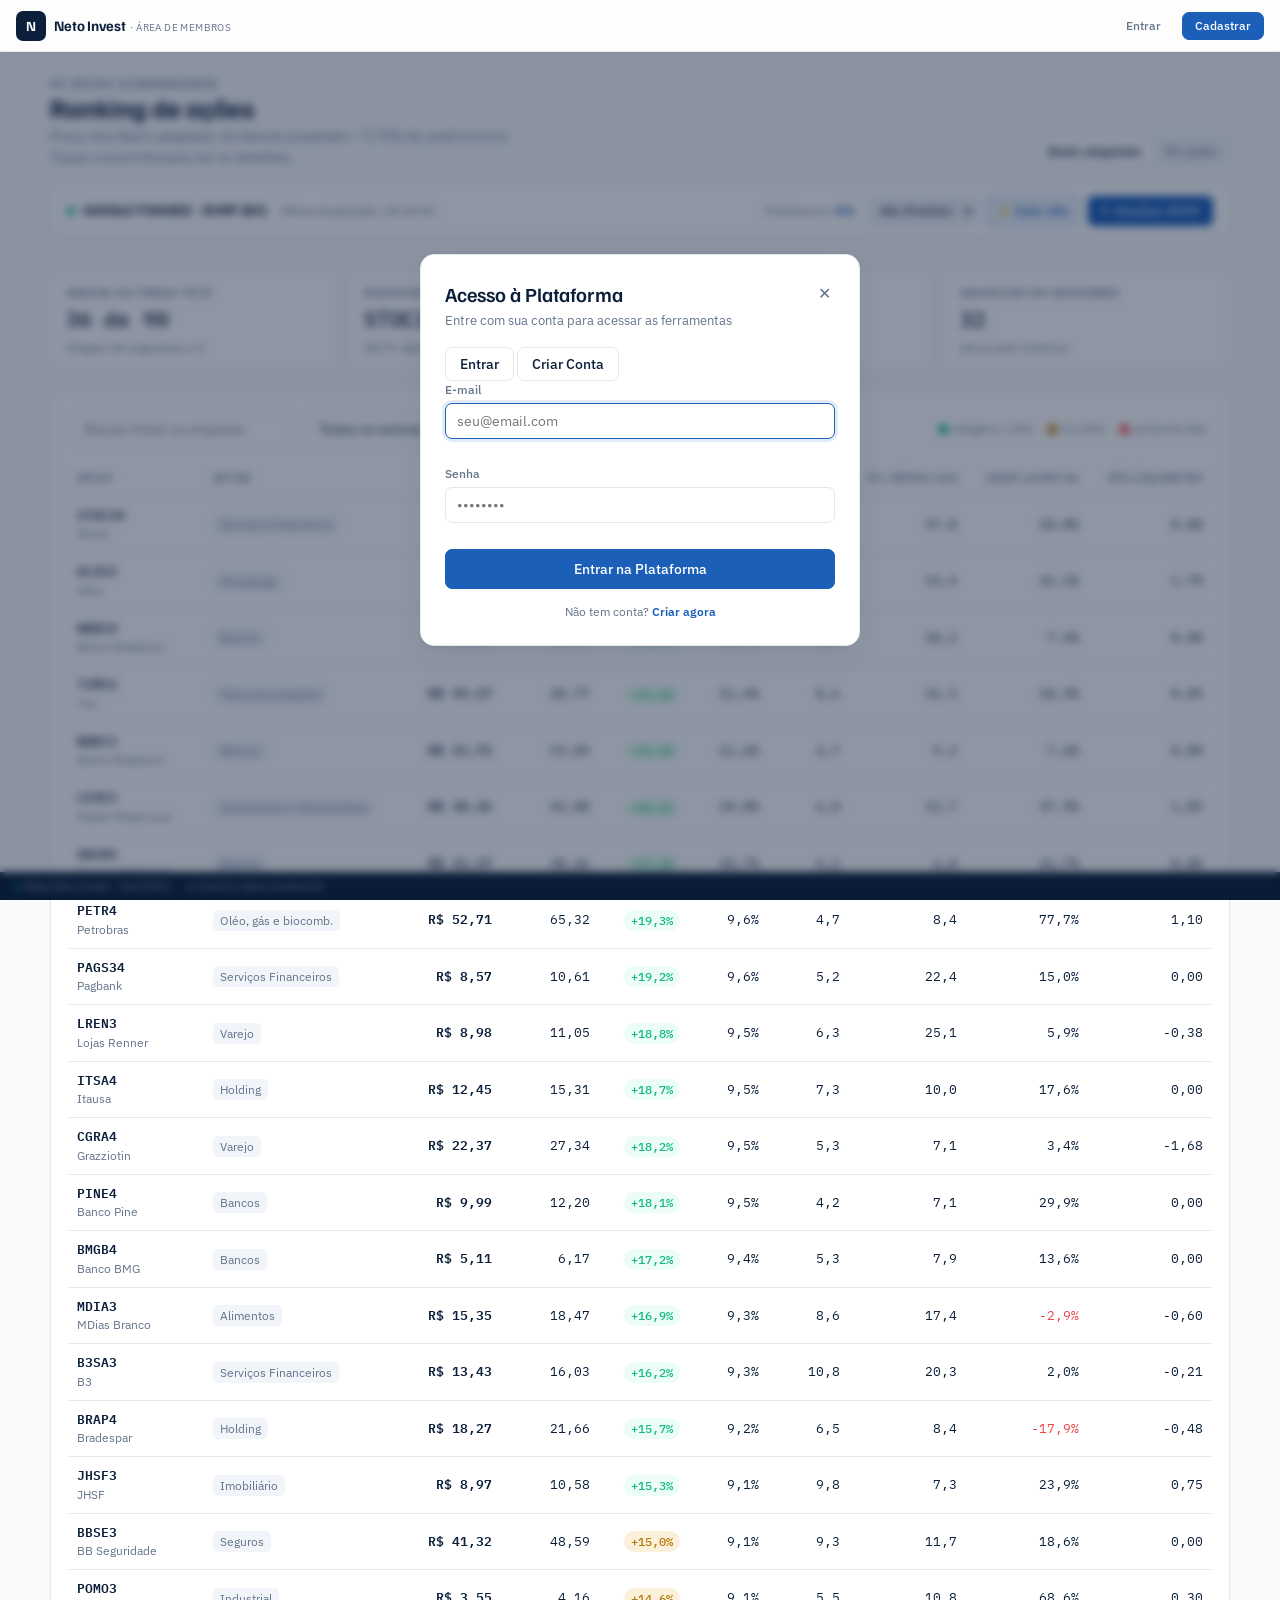
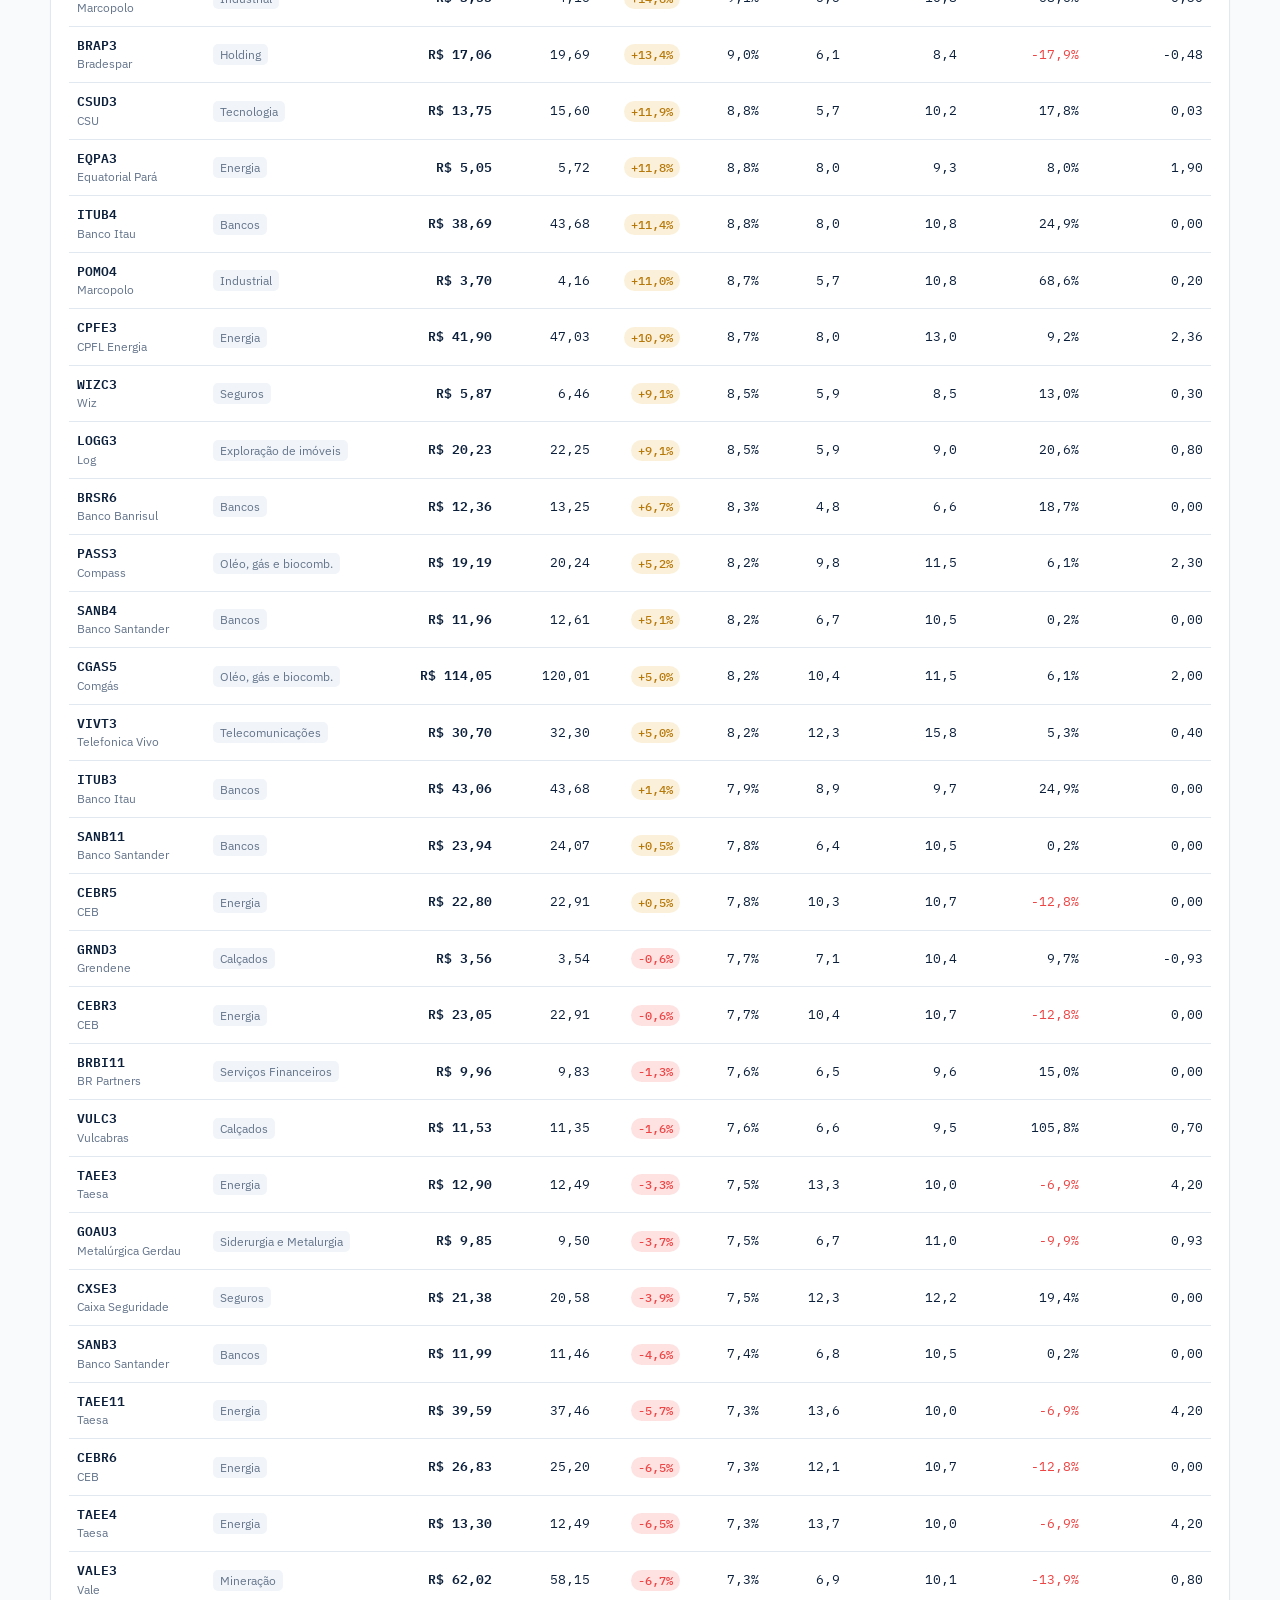
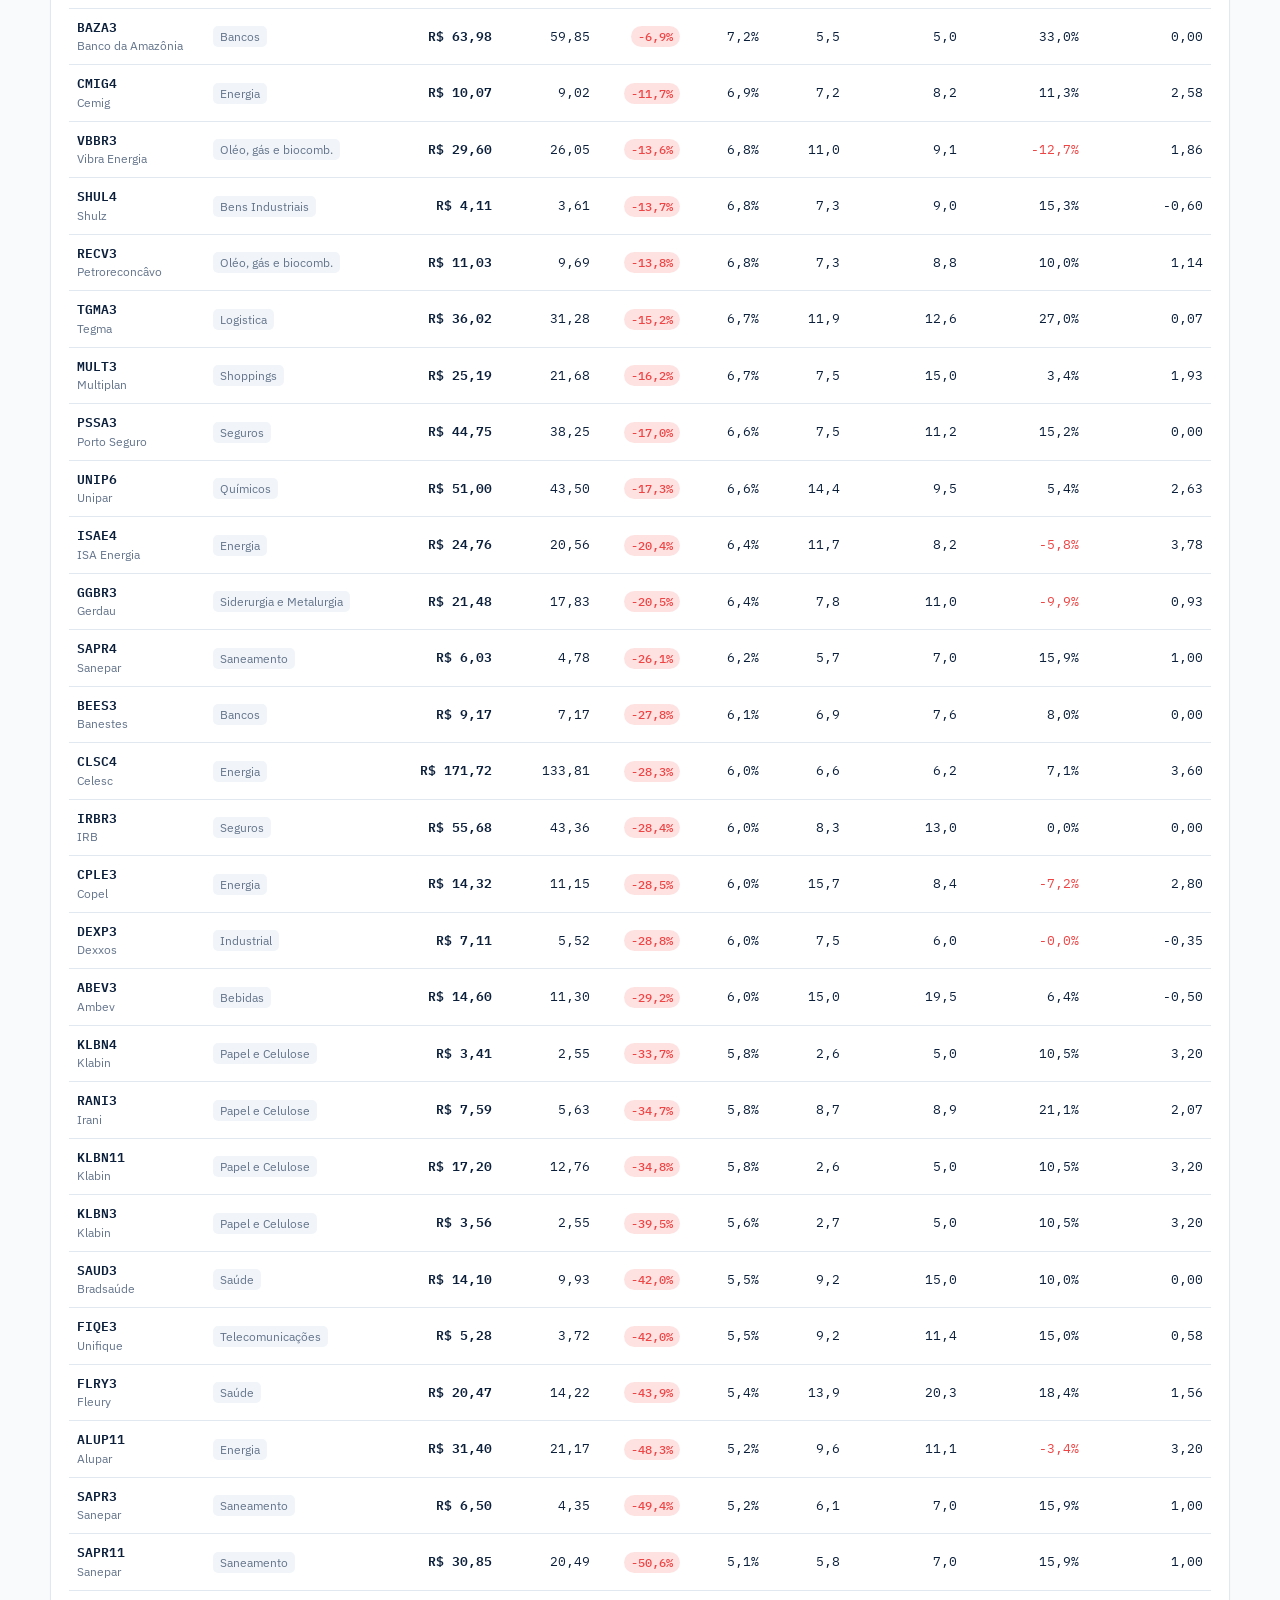
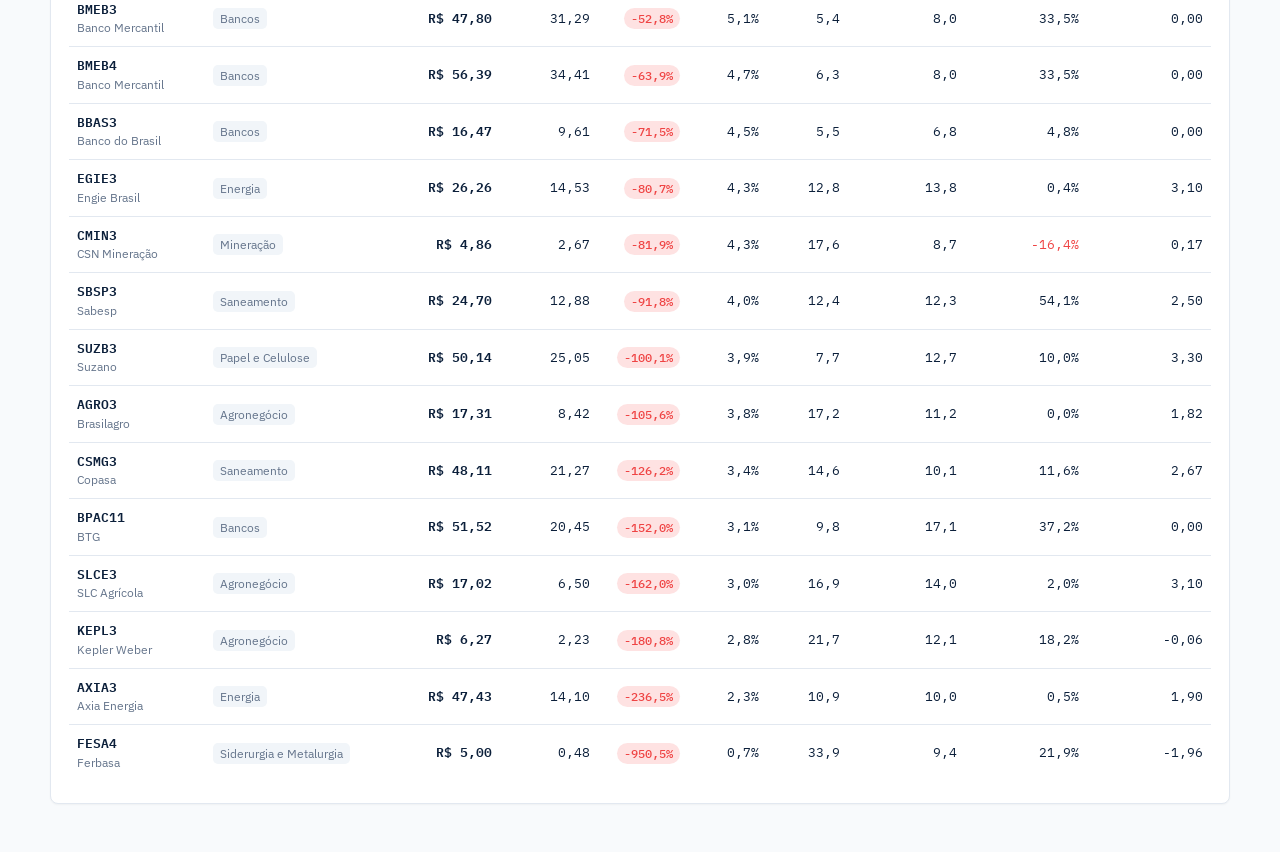
<file: plataforma.html>
<!doctype html>
<html lang="pt-BR">
<head>
<meta charset="utf-8">
<meta name="viewport" content="width=device-width,initial-scale=1,viewport-fit=cover">
<title>Plataforma Neto Invest · Terminal de Investimentos</title>
<meta name="description" content="Terminal exclusivo Neto Invest: ranking de ações, carteira como holding, agenda de dividendos e simuladores.">

<!-- Google Fonts -->
<link rel="preconnect" href="https://fonts.googleapis.com">
<link rel="preconnect" href="https://fonts.gstatic.com" crossorigin>
<link rel="stylesheet" href="https://fonts.googleapis.com/css2?family=Familjen+Grotesk:wght@500;600;700&family=IBM+Plex+Sans:wght@400;500;600&family=IBM+Plex+Mono:wght@400;500;600&display=swap">

<style>

/* ==========================================================================
   NETO INVEST - Design System Minimalista & Responsivo
   ========================================================================== */

:root {
  --bg: #F8FAFC;
  --surface: #FFFFFF;
  --sunk: #F1F5F9;
  --line: #E2E8F0;
  --line-strong: #CBD5E1;
  --ink: #0B1F3A;
  --muted: #64748B;
  --accent: #1B5FB8;
  --accent-ink: #FFFFFF;
  --accent-soft: #EAF2FC;
  --gold: #2A8CD8;
  --gold-soft: #E5F2FC;
  --good: #10B981;
  --good-soft: #ECFDF5;
  --warn: #B7780A;
  --warn-soft: #FBF0D9;
  --bad: #EF4444;
  --bad-soft: #FEE2E2;
  --side: #FFFFFF;
  --side-ink: #0B1F3A;
  --side-muted: #6A7B90;
  --hero: #0A2A5E;
  --sky: #7CC3F2;

  --f-display: "Familjen Grotesk", -apple-system, BlinkMacSystemFont, "Segoe UI", Roboto, sans-serif;
  --f-body: "IBM Plex Sans", -apple-system, BlinkMacSystemFont, "Segoe UI", Roboto, sans-serif;
  --f-mono: "IBM Plex Mono", SFMono-Regular, Menlo, Monaco, Consolas, monospace;

  --r: 8px;
  --r-lg: 14px;
  --shadow-sm: 0 1px 2px rgba(0, 0, 0, 0.04);
  --shadow-md: 0 4px 14px -2px rgba(11, 31, 58, 0.06);
  --shadow-lg: 0 10px 28px -4px rgba(11, 31, 58, 0.09);
}

*, *::before, *::after {
  box-sizing: border-box;
  margin: 0;
  padding: 0;
}

html {
  scroll-behavior: smooth;
  height: 100%;
}

body {
  background: var(--bg);
  color: var(--ink);
  font-family: var(--f-body);
  font-size: 14px;
  line-height: 1.5;
  -webkit-font-smoothing: antialiased;
  min-height: 100%;
  display: flex;
  flex-direction: column;
}

a {
  color: inherit;
  text-decoration: none;
}

.num, td.n, .mono {
  font-family: var(--f-mono);
  font-variant-numeric: tabular-nums;
}

/* ==========================================================================
   TOP HEADER (100% Horizontal, Alinhado, Minimalista)
   ========================================================================== */

.site-header {
  position: sticky;
  top: 0;
  z-index: 1000;
  height: 58px;
  background: rgba(255, 255, 255, 0.98);
  backdrop-filter: blur(14px);
  -webkit-backdrop-filter: blur(14px);
  border-bottom: 1px solid var(--line);
  padding: 0 16px;
  display: flex;
  align-items: center;
  width: 100%;
}

.nav-container {
  width: 100%;
  max-width: 1400px;
  margin: 0 auto;
  display: flex;
  align-items: center;
  justify-content: space-between;
  gap: 12px;
  height: 100%;
}

.brand-wrapper {
  display: flex;
  align-items: center;
  gap: 9px;
  text-decoration: none;
  cursor: pointer;
  flex-shrink: 0;
}

.brand-icon {
  width: 32px;
  height: 32px;
  border-radius: 8px;
  background: var(--ink);
  color: #FFFFFF;
  display: grid;
  place-items: center;
  font-family: var(--f-display);
  font-weight: 700;
  font-size: 15px;
}

.brand-text-group {
  display: flex;
  flex-direction: column;
  line-height: 1.15;
}

.brand-title {
  font-family: var(--f-display);
  font-size: 15.5px;
  font-weight: 700;
  color: var(--ink);
  letter-spacing: -0.01em;
  white-space: nowrap;
}

.brand-tag {
  font-size: 9.5px;
  font-weight: 600;
  color: var(--accent);
  letter-spacing: 0.04em;
  text-transform: uppercase;
}

/* Horizontal Nav Menu */
.main-horizontal-nav {
  display: flex !important;
  flex-direction: row !important;
  align-items: center !important;
  gap: 3px !important;
  overflow-x: auto !important;
  white-space: nowrap !important;
  scrollbar-width: none !important;
  -webkit-overflow-scrolling: touch !important;
  flex: 1 !important;
  justify-content: flex-start !important; margin: 0 10px !important;
  padding: 0 4px !important;
}

.main-horizontal-nav::-webkit-scrollbar {
  display: none !important;
}

.hnav-link {
  display: inline-flex !important;
  flex-direction: row !important;
  align-items: center !important;
  gap: 6px !important;
  height: 32px !important;
  padding: 0 8px !important;
  border-radius: 6px !important;
  font-size: 12.5px !important;
  font-weight: 500 !important;
  color: var(--muted) !important;
  text-decoration: none !important;
  white-space: nowrap !important;
  transition: all 0.15s ease !important;
  background: transparent !important;
  border: 1px solid transparent !important;
  cursor: pointer !important;
  flex-shrink: 0 !important;
}

.hnav-link:hover {
  color: var(--ink) !important;
  background: var(--sunk) !important;
}

.hnav-link.active {
  color: var(--accent) !important;
  background: var(--accent-soft) !important;
  border-color: rgba(27, 95, 184, 0.15) !important;
  font-weight: 600 !important;
}

.hnav-svg {
  width: 14px !important;
  height: 14px !important;
  stroke: currentColor !important;
  fill: none !important;
  stroke-width: 1.8 !important;
  flex-shrink: 0 !important;
}

.hnav-divider {
  width: 1px !important;
  height: 16px !important;
  background: var(--line) !important;
  margin: 0 4px !important;
  flex-shrink: 0 !important;
  display: inline-block !important;
}

.hnav-cta {
  color: var(--accent) !important;
  font-weight: 600 !important;
  background: rgba(27, 95, 184, 0.05) !important;
  border: 1px solid rgba(27, 95, 184, 0.2) !important;
}

.hnav-cta:hover {
  background: var(--accent-soft) !important;
  border-color: var(--accent) !important;
}

.user-actions {
  display: flex;
  align-items: center;
  gap: 8px;
  flex-shrink: 0;
}

.user-actions button, .user-actions .btn {
  font-size: 13px;
  padding: 6px 14px;
  height: 34px;
  white-space: nowrap;
}

.user-profile-badge {
  display: flex;
  align-items: center;
  gap: 8px;
  background: var(--surface);
  border: 1px solid var(--line);
  padding: 3px 10px;
  border-radius: 99px;
  height: 34px;
}

.user-avatar {
  width: 22px;
  height: 22px;
  border-radius: 50%;
  background: var(--accent);
  color: #fff;
  font-size: 11px;
  font-weight: 700;
  display: grid;
  place-items: center;
}

.user-info {
  display: flex;
  align-items: center;
  gap: 6px;
  font-size: 12px;
}

.plan-pill {
  font-size: 10px;
  padding: 2px 6px;
  border-radius: 99px;
  font-weight: 600;
  text-transform: uppercase;
}

.plan-pill.vip {
  background: var(--gold-soft);
  color: var(--accent);
}

.plan-pill.free {
  background: var(--sunk);
  color: var(--muted);
}

/* ==========================================================================
   Botões e Controles
   ========================================================================== */

button, .btn {
  font-family: inherit;
  font-size: 13.5px;
  font-weight: 500;
  border-radius: 7px;
  border: 1px solid var(--line);
  background: var(--surface);
  color: var(--ink);
  padding: 7px 14px;
  cursor: pointer;
  display: inline-flex;
  align-items: center;
  justify-content: center;
  gap: 6px;
  transition: all 0.15s ease;
}

button:hover, .btn:hover {
  border-color: var(--muted);
}

button.pri, .btn.pri {
  background: var(--accent);
  color: #FFFFFF;
  border-color: var(--accent);
}

button.pri:hover, .btn.pri:hover {
  background: #14488D;
  border-color: #14488D;
}

button.ghost, .btn.ghost {
  background: transparent;
  border-color: transparent;
  color: var(--muted);
}

button.ghost:hover, .btn.ghost:hover {
  color: var(--ink);
  background: var(--sunk);
}

button.x {
  border: 0;
  background: transparent;
  color: var(--muted);
  padding: 4px;
  font-size: 16px;
  cursor: pointer;
}

button.x:hover {
  color: var(--bad);
}

input, select {
  font: inherit;
  color: var(--ink);
  background: var(--surface);
  border: 1px solid var(--line);
  border-radius: 7px;
  padding: 7px 11px;
  font-size: 13.5px;
}

input:focus, select:focus {
  outline: none;
  border-color: var(--accent);
  box-shadow: 0 0 0 3px rgba(27, 95, 184, 0.12);
}

/* ==========================================================================
   Layout da Página e Seções
   ========================================================================== */

.landing-section {
  padding: 56px 20px;
  max-width: 1200px;
  margin: 0 auto;
  width: 100%;
}

.site-hero {
  padding: 40px 20px 24px;
  max-width: 1200px;
  margin: 0 auto;
}

.hero-card {
  background: linear-gradient(135deg, #0A2A5E 0%, #16509E 100%);
  color: #FFFFFF;
  border-radius: var(--r-lg);
  padding: clamp(26px, 4vw, 48px);
  display: grid;
  grid-template-columns: minmax(0, 1.3fr) minmax(0, 1fr);
  gap: 32px;
  align-items: center;
  box-shadow: var(--shadow-lg);
}

.hero-tag {
  color: var(--sky);
  font-size: 11.5px;
  letter-spacing: 0.08em;
  text-transform: uppercase;
  font-weight: 600;
  display: inline-block;
  margin-bottom: 10px;
}

.hero-card h1 {
  font-family: var(--f-display);
  font-size: clamp(28px, 4vw, 42px);
  line-height: 1.1;
  font-weight: 700;
  letter-spacing: -0.02em;
  margin-bottom: 12px;
  color: #fff;
}

.hero-card h1 em {
  font-style: normal;
  color: var(--sky);
}

.hero-card p {
  color: #C9DCF2;
  font-size: 15px;
  line-height: 1.6;
  max-width: 52ch;
  margin-bottom: 22px;
}

.hero-buttons {
  display: flex;
  gap: 10px;
  flex-wrap: wrap;
}

.hero-tape {
  background: rgba(255, 255, 255, 0.06);
  border: 1px solid rgba(255, 255, 255, 0.12);
  border-radius: 12px;
  padding: 16px;
  display: flex;
  flex-direction: column;
  gap: 2px;
}

.hero-tape .tape-row {
  display: grid;
  grid-template-columns: 75px 1fr auto;
  gap: 10px;
  align-items: center;
  padding: 8px 4px;
  border-bottom: 1px solid rgba(255, 255, 255, 0.08);
  font-size: 13px;
}

.hero-tape .tape-row:last-child {
  border-bottom: 0;
}

.hero-tape .tk {
  color: #FFFFFF;
  font-family: var(--f-mono);
  font-weight: 600;
}

.hero-tape .co {
  color: #C3D5EB;
  font-size: 12px;
}

.hero-tape .mg {
  color: var(--sky);
  font-family: var(--f-mono);
  font-weight: 600;
}

/* Métricas */
.metrics-row {
  display: grid;
  grid-template-columns: repeat(4, 1fr);
  gap: 1px;
  background: var(--line);
  border: 1px solid var(--line);
  border-radius: var(--r);
  overflow: hidden;
  box-shadow: var(--shadow-sm);
  margin-top: 20px;
}

.metric-item {
  background: var(--surface);
  padding: 18px 20px;
}

.metric-item b {
  display: block;
  font-family: var(--f-display);
  font-size: 24px;
  font-weight: 700;
  color: var(--ink);
  line-height: 1.1;
  margin-bottom: 4px;
}

.metric-item span {
  font-size: 12px;
  color: var(--muted);
}

/* Cabeçalhos de Seção */
.section-head {
  text-align: center;
  max-width: 640px;
  margin: 0 auto 36px;
}

.section-head .eyebrow {
  color: var(--accent);
  font-size: 11.5px;
  font-weight: 600;
  letter-spacing: 0.08em;
  text-transform: uppercase;
}

.section-head h2 {
  font-family: var(--f-display);
  font-size: 26px;
  font-weight: 700;
  margin: 6px 0 8px;
  letter-spacing: -0.01em;
}

.section-head p {
  color: var(--muted);
  font-size: 14px;
}

/* Grid de Metodologia */
.features-grid {
  display: grid;
  grid-template-columns: repeat(3, 1fr);
  gap: 18px;
}

.feature-box {
  background: var(--surface);
  border: 1px solid var(--line);
  border-radius: var(--r);
  padding: 22px;
  display: flex;
  flex-direction: column;
  gap: 10px;
  box-shadow: var(--shadow-sm);
  transition: all 0.2s ease;
}

.feature-box:hover {
  border-color: var(--accent);
  box-shadow: var(--shadow-md);
  transform: translateY(-2px);
}

.feature-box h3 {
  font-family: var(--f-display);
  font-size: 17px;
  font-weight: 600;
}

.feature-box p {
  color: var(--muted);
  font-size: 13px;
  line-height: 1.55;
}

/* Painel Sobre */
.panel {
  background: var(--surface);
  border: 1px solid var(--line);
  border-radius: var(--r);
  padding: 22px;
  box-shadow: var(--shadow-sm);
}

.about {
  display: grid;
  grid-template-columns: auto minmax(0, 1fr) auto;
  gap: 20px;
  align-items: center;
}

.avatar {
  width: 58px;
  height: 58px;
  border-radius: 12px;
  background: var(--accent);
  color: var(--accent-ink);
  display: grid;
  place-items: center;
  font-family: var(--f-display);
  font-weight: 700;
  font-size: 24px;
}

.links {
  display: flex;
  gap: 8px;
  flex-wrap: wrap;
}

.links a {
  text-decoration: none;
  color: var(--ink);
  border: 1px solid var(--line);
  padding: 7px 12px;
  border-radius: 7px;
  font-weight: 500;
  font-size: 12.5px;
}

.links a:hover {
  border-color: var(--accent);
  color: var(--accent);
}

/* ==========================================================================
   Planos de Assinatura (Monetização)
   ========================================================================== */

.pricing-grid {
  display: grid;
  grid-template-columns: repeat(3, 1fr);
  gap: 20px;
}

.pricing-card {
  background: var(--surface);
  border: 1px solid var(--line);
  border-radius: var(--r-lg);
  padding: 26px 22px;
  display: flex;
  flex-direction: column;
  position: relative;
  box-shadow: var(--shadow-sm);
  transition: all 0.2s ease;
}

.pricing-card:hover {
  border-color: var(--accent);
  box-shadow: var(--shadow-md);
}

.pricing-card.featured {
  border-color: var(--accent);
  border-width: 2px;
  box-shadow: var(--shadow-lg);
  transform: scale(1.02);
}

.popular-badge {
  position: absolute;
  top: -11px;
  left: 50%;
  transform: translateX(-50%);
  background: var(--accent);
  color: #fff;
  font-size: 10.5px;
  font-weight: 700;
  text-transform: uppercase;
  letter-spacing: 0.05em;
  padding: 3px 11px;
  border-radius: 99px;
}

.pricing-name {
  font-family: var(--f-display);
  font-size: 19px;
  font-weight: 700;
}

.pricing-price {
  margin: 14px 0 6px;
  display: flex;
  align-items: baseline;
  gap: 4px;
}

.pricing-price .curr {
  font-size: 16px;
  font-weight: 600;
  color: var(--ink);
}

.pricing-price .val {
  font-family: var(--f-display);
  font-size: 38px;
  font-weight: 700;
  color: var(--ink);
  line-height: 1;
}

.pricing-price .cycle {
  font-size: 12.5px;
  color: var(--muted);
}

.pricing-desc {
  font-size: 12px;
  color: var(--muted);
  min-height: 36px;
  margin-bottom: 18px;
}

.pricing-features {
  display: flex;
  flex-direction: column;
  gap: 9px;
  margin-bottom: 22px;
  flex: 1;
}

.pricing-features div {
  font-size: 12.5px;
  display: flex;
  align-items: flex-start;
  gap: 7px;
  color: var(--ink);
}

.pricing-features svg {
  width: 15px;
  height: 15px;
  stroke: var(--good);
  stroke-width: 2.5;
  fill: none;
  flex-shrink: 0;
  margin-top: 2px;
}

.pricing-btn {
  width: 100%;
  padding: 10px;
  font-weight: 600;
  font-size: 13.5px;
  border-radius: 7px;
}

/* ==========================================================================
   Terminal de Membros (Conteúdo do Artefato)
   ========================================================================== */

.terminal-frame {
  background: var(--surface);
  border: 1px solid var(--line);
  border-radius: var(--r-lg);
  overflow: hidden;
  box-shadow: var(--shadow-lg);
}

.terminal-header-bar {
  background: var(--ink);
  color: #FFFFFF;
  padding: 12px 18px;
  display: flex;
  justify-content: space-between;
  align-items: center;
  border-bottom: 1px solid rgba(255, 255, 255, 0.1);
  flex-wrap: wrap;
  gap: 8px;
}

/* Platform Terminal Frame & Horizontal Layout */
.terminal-frame {
  background: var(--surface);
  border: 1px solid var(--line);
  border-radius: var(--r-lg);
  overflow: hidden;
  box-shadow: var(--shadow-md);
}

.terminal-horizontal-bar {
  display: flex;
  align-items: center;
  justify-content: space-between;
  gap: 12px;
  padding: 10px 16px;
  background: #FFFFFF;
  border-bottom: 1px solid var(--line);
  overflow-x: auto;
  scrollbar-width: none;
  -webkit-overflow-scrolling: touch;
}

.terminal-horizontal-bar::-webkit-scrollbar {
  display: none;
}

.terminal-tabs-track {
  display: flex;
  align-items: center;
  gap: 4px;
  flex-shrink: 0;
}

.ttab {
  display: inline-flex;
  align-items: center;
  gap: 7px;
  padding: 7px 14px;
  border-radius: 7px;
  font-size: 13px;
  font-weight: 500;
  color: var(--muted);
  background: transparent;
  border: 1px solid transparent;
  cursor: pointer;
  white-space: nowrap;
  transition: all 0.15s ease;
}

.ttab:hover {
  color: var(--ink);
  background: var(--sunk);
}

.ttab.active {
  color: var(--accent);
  background: var(--accent-soft);
  border-color: rgba(27, 95, 184, 0.2);
  font-weight: 600;
}

.ttab svg {
  width: 15px;
  height: 15px;
  stroke: currentColor;
  fill: none;
  stroke-width: 1.8;
  flex-shrink: 0;
}

.terminal-bar-meta {
  display: flex;
  align-items: center;
  gap: 10px;
  font-size: 12px;
  color: var(--muted);
  flex-shrink: 0;
  margin-left: auto;
}

.meta-pill {
  display: inline-flex;
  align-items: center;
  gap: 6px;
  padding: 4px 10px;
  border-radius: 99px;
  background: var(--good-soft);
  color: var(--good);
  font-size: 11px;
  font-weight: 600;
}

.meta-dot {
  width: 6px;
  height: 6px;
  border-radius: 50%;
  background: var(--good);
}

.meta-reset-btn {
  font-size: 11.5px;
  padding: 4px 10px;
  border-radius: 6px;
  background: var(--sunk);
  border: 1px solid var(--line);
  color: var(--muted);
  cursor: pointer;
  transition: all 0.15s ease;
}

.meta-reset-btn:hover {
  color: var(--bad);
  border-color: var(--bad-soft);
}

.terminal-view-body {
  width: 100%;
  min-height: 500px;
  padding: 24px 20px 40px;
  background: var(--bg);
}

.wrap {
  max-width: 1180px;
  margin: 0 auto;
  display: flex;
  flex-direction: column;
  gap: 18px;
}

header.page {
  display: flex;
  justify-content: space-between;
  align-items: flex-end;
  gap: 14px;
  flex-wrap: wrap;
}

h1 {
  font-family: var(--f-display);
  font-size: 26px;
  line-height: 1.15;
  margin: 0;
  font-weight: 700;
}

h2 {
  font-family: var(--f-display);
  font-size: 17.5px;
  margin: 0;
  font-weight: 600;
}

.sub {
  color: var(--muted);
  margin: 4px 0 0;
  max-width: 60ch;
  font-size: 13.5px;
}

.eyebrow {
  font-size: 11px;
  letter-spacing: 0.08em;
  text-transform: uppercase;
  color: var(--muted);
  font-weight: 600;
}

.panel-h {
  display: flex;
  justify-content: space-between;
  align-items: center;
  gap: 12px;
  flex-wrap: wrap;
  margin-bottom: 14px;
}

.kpis {
  display: grid;
  grid-template-columns: repeat(4, minmax(0, 1fr));
  gap: 12px;
}

.kpi {
  background: var(--surface);
  border: 1px solid var(--line);
  border-radius: var(--r);
  padding: 13px 15px;
  display: flex;
  flex-direction: column;
  gap: 3px;
  min-width: 0;
}

.kpi .v {
  font-family: var(--f-mono);
  font-size: 21px;
  font-weight: 500;
  letter-spacing: -0.01em;
  white-space: nowrap;
  overflow: hidden;
  text-overflow: ellipsis;
}

.kpi .h {
  color: var(--muted);
  font-size: 11.5px;
}

.kpi.hl {
  background: var(--accent);
  border-color: var(--accent);
  color: var(--accent-ink);
}

.kpi.hl .eyebrow, .kpi.hl .h {
  color: inherit;
  opacity: 0.85;
}

.grid2 {
  display: grid;
  grid-template-columns: minmax(0, 1fr) minmax(0, 1fr);
  gap: 18px;
}

.tbl-wrap {
  overflow-x: auto;
  margin-inline: -4px;
}

table {
  width: 100%;
  border-collapse: collapse;
  font-size: 13px;
}

th {
  font-size: 11px;
  letter-spacing: 0.06em;
  text-transform: uppercase;
  color: var(--muted);
  font-weight: 600;
  text-align: left;
  padding: 9px 8px;
  border-bottom: 1px solid var(--line);
  white-space: nowrap;
}

th.n, td.n {
  text-align: right;
}

th.sort {
  cursor: pointer;
  user-select: none;
}

th.sort:hover {
  color: var(--ink);
}

th.sort.on {
  color: var(--accent);
}

td {
  padding: 9px 8px;
  border-bottom: 1px solid var(--line);
  white-space: nowrap;
}

tbody tr:last-child td {
  border-bottom: 0;
}

tr.click {
  cursor: pointer;
}

tr.click:hover td {
  background: var(--sunk);
}

.tk {
  font-family: var(--f-mono);
  font-weight: 600;
}

.co {
  color: var(--muted);
  font-size: 12px;
}

.pill {
  display: inline-block;
  padding: 2px 7px;
  border-radius: 99px;
  font-family: var(--f-mono);
  font-size: 11.5px;
  font-weight: 500;
}

.pill.good {
  background: var(--good-soft);
  color: var(--good);
}

.pill.warn {
  background: var(--warn-soft);
  color: var(--warn);
}

.pill.bad {
  background: var(--bad-soft);
  color: var(--bad);
}

.chip {
  display: inline-block;
  padding: 2px 7px;
  border-radius: 5px;
  background: var(--sunk);
  color: var(--muted);
  font-size: 11.5px;
}

input.q {
  width: 96px;
  text-align: right;
  font-family: var(--f-mono);
  padding: 4px 7px;
}

.seg {
  display: inline-flex;
  background: var(--sunk);
  border-radius: 8px;
  padding: 3px;
  gap: 2px;
}

.seg button {
  border: 0;
  background: transparent;
  padding: 5px 11px;
  border-radius: 6px;
  color: var(--muted);
  font-size: 12.5px;
}

.seg button.on {
  background: var(--surface);
  color: var(--ink);
  box-shadow: 0 1px 2px rgba(0, 0, 0, 0.08);
}

.tools {
  display: flex;
  gap: 10px;
  flex-wrap: wrap;
  align-items: center;
}

.tools input[type=search] {
  width: 220px;
}

.legend {
  display: flex;
  gap: 14px;
  flex-wrap: wrap;
  font-size: 12px;
  color: var(--muted);
}

.legend i {
  display: inline-block;
  width: 9px;
  height: 9px;
  border-radius: 2px;
  margin-right: 5px;
  vertical-align: -1px;
}

svg text {
  font-family: var(--f-mono);
  fill: var(--muted);
  font-size: 11px;
}

.pie-wrap {
  display: grid;
  grid-template-columns: minmax(0, 220px) minmax(0, 1fr);
  gap: 36px;
  align-items: center;
}

.pie {
  width: 100%;
  max-width: 220px;
  height: auto;
}

.alist {
  display: grid;
  grid-template-columns: repeat(2, minmax(0, 1fr));
  column-gap: 36px;
  max-width: 600px;
  gap: 6px 16px;
  font-size: 12px;
}

.alist div {
  display: flex;
  justify-content: space-between;
  gap: 8px;
  align-items: center;
}

.alist i {
  width: 10px;
  height: 10px;
  border-radius: 2px;
  display: inline-block;
  margin-right: 6px;
}

.growth {
  display: flex;
  gap: 10px;
  flex-wrap: wrap;
  margin-top: 10px;
  align-items: center;
  font-size: 12px;
  color: var(--muted);
}

.growth label {
  display: flex;
  align-items: center;
  gap: 5px;
}

.growth input {
  width: 58px;
  padding: 4px 5px;
  font-family: var(--f-mono);
  text-align: right;
}

.months {
  display: grid;
  grid-template-columns: repeat(12, minmax(0, 1fr));
  gap: 6px;
}

.mo {
  background: var(--sunk);
  border-radius: 7px;
  padding: 9px 7px;
  display: flex;
  flex-direction: column;
  gap: 5px;
  min-height: 145px;
  min-width: 0;
  border: 1px solid transparent;
}

.mo.now {
  border-color: var(--gold);
  background: var(--gold-soft);
}

.mo .mh {
  display: flex;
  justify-content: space-between;
  align-items: baseline;
  font-weight: 600;
  font-size: 11.5px;
  text-transform: uppercase;
  letter-spacing: 0.05em;
}

.mo .mv {
  font-family: var(--f-mono);
  font-size: 11.5px;
  color: var(--gold);
  font-weight: 500;
}

.mo .bar {
  height: 38px;
  display: flex;
  align-items: flex-end;
}

.mo .bar span {
  display: block;
  width: 100%;
  background: var(--gold);
  border-radius: 2px 2px 0 0;
  opacity: 0.85;
}

.mo .tks {
  display: flex;
  flex-wrap: wrap;
  gap: 3px;
}

.mo .tks span {
  font-family: var(--f-mono);
  font-size: 10px;
  background: var(--surface);
  padding: 1px 3px;
  border-radius: 3px;
}

.calc {
  display: grid;
  grid-template-columns: minmax(0, 300px) minmax(0, 1fr);
  gap: 20px;
}

.form {
  display: flex;
  flex-direction: column;
  gap: 11px;
}

.form label {
  display: flex;
  flex-direction: column;
  gap: 4px;
  font-size: 12px;
  color: var(--muted);
  font-weight: 500;
}

.form input {
  font-family: var(--f-mono);
}

.big {
  font-family: var(--f-mono);
  font-size: 27px;
  font-weight: 500;
  letter-spacing: -0.01em;
}

.note {
  font-size: 12px;
  color: var(--muted);
}

.novs {
  display: grid;
  grid-template-columns: repeat(auto-fill, minmax(140px, 1fr));
  gap: 8px;
}

.novs button {
  text-align: left;
  display: flex;
  flex-direction: column;
  gap: 2px;
  padding: 11px;
}

.novs .dy {
  font-family: var(--f-mono);
  color: var(--gold);
  font-size: 12.5px;
}

.mobnav {
  display: none;
}

/* ==========================================================================
   Modais & Gavetas
   ========================================================================== */

.modal-backdrop {
  position: fixed;
  inset: 0;
  background: rgba(8, 24, 52, 0.45);
  backdrop-filter: blur(4px);
  -webkit-backdrop-filter: blur(4px);
  z-index: 200;
  display: grid;
  place-items: center;
  padding: 16px;
}

.modal-card {
  background: var(--surface);
  border: 1px solid var(--line);
  border-radius: var(--r-lg);
  padding: 24px;
  width: 100%;
  max-width: 440px;
  box-shadow: var(--shadow-lg);
  animation: modalIn 0.16s ease-out;
}

.modal-card.modal-checkout {
  max-width: 700px;
}

.modal-card.modal-api-config {
  max-width: 560px;
}

@keyframes modalIn {
  from { opacity: 0; transform: scale(0.96); }
  to { opacity: 1; transform: scale(1); }
}

.modal-header {
  display: flex;
  justify-content: space-between;
  align-items: flex-start;
  margin-bottom: 16px;
}

.auth-tabs, .payment-tabs {
  display: flex;
  background: var(--sunk);
  padding: 3px;
  border-radius: 7px;
  gap: 2px;
  margin-bottom: 14px;
}

.auth-tabs .tab-btn, .payment-tabs .tab-btn {
  flex: 1;
  border: 0;
  background: transparent;
  padding: 7px 11px;
  border-radius: 6px;
  font-size: 12.5px;
  font-weight: 500;
  color: var(--muted);
}

.auth-tabs .tab-btn.active, .payment-tabs .tab-btn.active {
  background: var(--surface);
  color: var(--ink);
  font-weight: 600;
  box-shadow: 0 1px 3px rgba(0, 0, 0, 0.08);
}

.form-group {
  display: flex;
  flex-direction: column;
  gap: 4px;
  margin-bottom: 12px;
}

.form-group label {
  font-size: 12px;
  font-weight: 500;
  color: var(--muted);
}

.checkout-grid {
  display: grid;
  grid-template-columns: 1fr 1.25fr;
  gap: 22px;
}

.checkout-summary {
  background: var(--sunk);
  padding: 18px;
  border-radius: var(--r);
  display: flex;
  flex-direction: column;
  gap: 12px;
}

.checkout-plan-badge {
  background: var(--surface);
  border: 1px solid var(--line);
  padding: 11px;
  border-radius: 7px;
  display: flex;
  flex-direction: column;
}

.checkout-plan-badge b {
  font-size: 17px;
  color: var(--accent);
}

.checkout-plan-badge small {
  font-size: 11px;
  color: var(--muted);
}

.checkout-features-list {
  display: flex;
  flex-direction: column;
  gap: 7px;
  font-size: 12px;
}

.pix-payment-box {
  background: var(--surface);
  border: 1px solid var(--line);
  border-radius: 7px;
  padding: 12px;
  display: flex;
  gap: 12px;
  align-items: center;
  margin-bottom: 12px;
}

.pix-qr-fake {
  width: 80px;
  height: 80px;
  border-radius: 6px;
  background: #fff;
  border: 1px solid var(--line);
  display: grid;
  place-items: center;
  flex-shrink: 0;
}

.drawer-bg {
  position: fixed;
  inset: 0;
  background: rgba(8, 24, 52, 0.4);
  z-index: 200;
}

.drawer {
  position: fixed;
  top: 0;
  right: 0;
  bottom: 0;
  width: min(430px, 100%);
  background: var(--surface);
  z-index: 201;
  padding: 20px;
  overflow-y: auto;
  display: flex;
  flex-direction: column;
  gap: 15px;
  border-left: 1px solid var(--line);
  box-shadow: var(--shadow-lg);
  animation: slideRight 0.16s ease-out;
}

@keyframes slideRight {
  from { transform: translateX(25px); opacity: 0.5; }
  to { transform: translateX(0); opacity: 1; }
}

.dl {
  display: grid;
  grid-template-columns: 1fr 1fr;
  gap: 8px;
}

.dl div {
  background: var(--sunk);
  border-radius: 7px;
  padding: 8px 10px;
  min-width: 0;
}

.dl dt {
  font-size: 10.5px;
  color: var(--muted);
  letter-spacing: 0.04em;
}

.dl dd {
  margin: 2px 0 0;
  font-family: var(--f-mono);
  font-size: 14.5px;
  font-weight: 500;
}

.mbar {
  display: grid;
  grid-template-columns: repeat(12, 1fr);
  gap: 3px;
}

.mbar span {
  font-size: 9.5px;
  text-align: center;
  padding: 5px 0;
  border-radius: 4px;
  background: var(--sunk);
  color: var(--muted);
  text-transform: uppercase;
}

.mbar span.on {
  background: var(--gold);
  color: var(--surface);
  font-weight: 600;
}

.toast {
  position: fixed;
  bottom: 24px;
  left: 50%;
  transform: translateX(-50%);
  background: var(--ink);
  color: #FFFFFF;
  padding: 9px 18px;
  border-radius: 99px;
  z-index: 300;
  font-size: 13px;
  box-shadow: var(--shadow-lg);
}

/* ==========================================================================
   Footer
   ========================================================================== */

.site-footer {
  background: #FFFFFF;
  border-top: 1px solid var(--line);
  padding: 36px 20px 24px;
  margin-top: auto;
}

.footer-container {
  max-width: 1200px;
  margin: 0 auto;
  display: flex;
  justify-content: space-between;
  align-items: flex-start;
  gap: 28px;
  flex-wrap: wrap;
}

.footer-bottom {
  max-width: 1200px;
  margin: 24px auto 0;
  padding-top: 18px;
  border-top: 1px solid var(--line);
  display: flex;
  justify-content: space-between;
  font-size: 11.5px;
  color: var(--muted);
  flex-wrap: wrap;
  gap: 10px;
}

/* ==========================================================================
   Responsividade
   ========================================================================== */

@media (max-width: 900px) {
  .hero-card, .grid2, .calc {
    grid-template-columns: minmax(0, 1fr);
  }
  .features-grid, .pricing-grid {
    grid-template-columns: 1fr;
  }
  .kpis {
    grid-template-columns: repeat(2, minmax(0, 1fr));
  }
  .months {
    grid-template-columns: repeat(4, minmax(0, 1fr));
  }
  .checkout-grid {
    grid-template-columns: 1fr;
  }
}

@media (max-width: 900px) {
  .hero-card, .grid2, .calc {
    grid-template-columns: minmax(0, 1fr);
  }
  .features-grid, .pricing-grid {
    grid-template-columns: 1fr;
  }
  .kpis {
    grid-template-columns: repeat(2, minmax(0, 1fr));
  }
  .months {
    grid-template-columns: repeat(4, minmax(0, 1fr));
  }
  .checkout-grid {
    grid-template-columns: 1fr;
  }
  .main-horizontal-nav {
    justify-content: flex-start;
  }
}

@media (max-width: 768px) {
  .site-header {
    height: 54px;
    padding: 0 12px;
  }
  .brand-text-group .brand-tag {
    display: none;
  }
  .metrics-row {
    grid-template-columns: repeat(2, 1fr);
  }
  .terminal-view-body {
    padding: 16px 10px 32px;
  }
  .months {
    grid-template-columns: repeat(3, minmax(0, 1fr));
  }
  .alist {
    grid-template-columns: 1fr;
  }
  .about {
    grid-template-columns: minmax(0, 1fr);
  }
}


/* Plataforma: layout full-screen sem landing sections */
body {
  background: var(--bg);
  display: flex;
  flex-direction: column;
  min-height: 100vh;
}

/* Header da plataforma: mais compacto */
.plat-header {
  position: sticky;
  top: 0;
  z-index: 1000;
  height: 52px;
  background: rgba(255,255,255,0.98);
  backdrop-filter: blur(14px);
  -webkit-backdrop-filter: blur(14px);
  border-bottom: 1px solid var(--line);
  padding: 0 16px;
  display: flex;
  align-items: center;
  width: 100%;
}

.plat-header-inner {
  width: 100%;
  display: flex;
  align-items: center;
  justify-content: space-between;
  gap: 12px;
  height: 100%;
}

.plat-brand {
  display: flex;
  align-items: center;
  gap: 8px;
  text-decoration: none;
  flex-shrink: 0;
}

.plat-brand-icon {
  width: 30px;
  height: 30px;
  border-radius: 7px;
  background: var(--ink);
  color: #fff;
  display: grid;
  place-items: center;
  font-family: var(--f-display);
  font-weight: 700;
  font-size: 14px;
}

.plat-brand-text {
  font-family: var(--f-display);
  font-weight: 700;
  font-size: 14.5px;
  color: var(--ink);
  letter-spacing: -0.01em;
}

.plat-brand-sub {
  font-size: 10px;
  color: var(--muted);
  letter-spacing: 0.04em;
  text-transform: uppercase;
  margin-left: 2px;
}

/* Abas horizontais da plataforma — ficam no header */
.plat-tabs {
  display: flex;
  align-items: center;
  gap: 3px;
  overflow-x: auto;
  scrollbar-width: none;
  flex: 1;
  padding: 0 12px;
}

.plat-tabs::-webkit-scrollbar { display: none; }

.ptab {
  display: inline-flex;
  align-items: center;
  gap: 6px;
  height: 34px;
  padding: 0 11px;
  border-radius: 6px;
  font-size: 13px;
  font-weight: 500;
  color: var(--muted);
  background: transparent;
  border: 1px solid transparent;
  cursor: pointer;
  white-space: nowrap;
  transition: all 0.15s ease;
  flex-shrink: 0;
}

.ptab:hover {
  color: var(--ink);
  background: var(--sunk);
}

.ptab.active {
  color: var(--accent);
  background: var(--accent-soft);
  border-color: rgba(27,95,184,0.2);
  font-weight: 600;
}

.ptab svg {
  width: 14px;
  height: 14px;
  stroke: currentColor;
  fill: none;
  stroke-width: 1.8;
  flex-shrink: 0;
}

.plat-actions {
  display: flex;
  align-items: center;
  gap: 8px;
  flex-shrink: 0;
}

.plat-actions button {
  font-size: 12px;
  padding: 5px 12px;
  height: 30px;
}

/* Área de conteúdo principal */
.plat-main {
  flex: 1;
  padding: 24px 20px 48px;
  max-width: 1380px;
  margin: 0 auto;
  width: 100%;
}

/* Status bar inferior */
.plat-statusbar {
  position: fixed;
  bottom: 0;
  left: 0;
  right: 0;
  height: 28px;
  background: var(--ink);
  color: rgba(255,255,255,0.7);
  font-size: 11px;
  display: flex;
  align-items: center;
  padding: 0 16px;
  gap: 16px;
  z-index: 100;
}

.plat-statusbar .sb-item {
  display: flex;
  align-items: center;
  gap: 5px;
}

.sb-dot {
  width: 5px;
  height: 5px;
  border-radius: 50%;
  background: var(--good);
}

@media (max-width: 768px) {
  .plat-main {
    padding: 14px 10px 60px;
  }
  .plat-brand-sub {
    display: none;
  }
}

/* ==========================================================================
   Google Finance / BVMF Live Bar & Price Animations
   ========================================================================== */

.bvmf-bar {
  display: flex;
  align-items: center;
  justify-content: space-between;
  gap: 12px;
  background: var(--surface);
  border: 1px solid var(--line);
  border-radius: var(--r);
  padding: 10px 16px;
  margin-bottom: 16px;
  flex-wrap: wrap;
  box-shadow: var(--shadow-sm);
}

.bvmf-status {
  display: flex;
  align-items: center;
  gap: 8px;
  font-size: 13px;
  color: var(--ink);
}

.bvmf-dot {
  width: 8px;
  height: 8px;
  border-radius: 50%;
  background: var(--good);
  display: inline-block;
}

.bvmf-dot.pulsing {
  animation: bvmfPulse 1.8s infinite;
}

@keyframes bvmfPulse {
  0% {
    transform: scale(0.95);
    box-shadow: 0 0 0 0 rgba(16, 185, 129, 0.7);
  }
  70% {
    transform: scale(1.15);
    box-shadow: 0 0 0 6px rgba(16, 185, 129, 0);
  }
  100% {
    transform: scale(0.95);
    box-shadow: 0 0 0 0 rgba(16, 185, 129, 0);
  }
}

.bvmf-time {
  font-size: 11.5px;
  color: var(--muted);
  font-variant-numeric: tabular-nums;
  margin-left: 6px;
}

.bvmf-controls {
  display: flex;
  align-items: center;
  gap: 8px;
  flex-wrap: wrap;
}

.bvmf-timer {
  font-size: 12px;
  color: var(--muted);
  font-variant-numeric: tabular-nums;
  margin-right: 4px;
}

.bvmf-timer b {
  color: var(--accent);
}

.bvmf-btn {
  font-size: 12px;
  padding: 5px 11px;
  height: 30px;
  border-radius: 6px;
  background: var(--sunk);
  border: 1px solid var(--line);
  color: var(--ink);
  cursor: pointer;
  display: inline-flex;
  align-items: center;
  gap: 5px;
  font-weight: 500;
  transition: all 0.15s ease;
}

.bvmf-btn:hover {
  background: var(--surface);
  border-color: var(--muted);
}

.bvmf-btn.active {
  background: var(--accent-soft);
  color: var(--accent);
  border-color: rgba(27, 95, 184, 0.3);
  font-weight: 600;
}

.bvmf-btn.pri {
  background: var(--accent);
  color: #fff;
  border-color: var(--accent);
}

.bvmf-btn.pri:hover {
  background: #14488D;
}

.spin {
  display: inline-block;
  animation: spin 0.8s linear infinite;
}

@keyframes spin {
  from { transform: rotate(0deg); }
  to { transform: rotate(360deg); }
}

@keyframes flashGreen {
  0% { background-color: rgba(16, 185, 129, 0.32); color: #047857; font-weight: 700; }
  100% { background-color: transparent; }
}

@keyframes flashRed {
  0% { background-color: rgba(239, 68, 68, 0.32); color: #B91C1C; font-weight: 700; }
  100% { background-color: transparent; }
}

.flash-up {
  animation: flashGreen 1.5s ease-out;
  border-radius: 4px;
}

.flash-down {
  animation: flashRed 1.5s ease-out;
  border-radius: 4px;
}
</style>
</head>
<body>

  <!-- Header da Plataforma com Abas Horizontais -->
  <header class="plat-header">
    <div class="plat-header-inner">
      <!-- Brand -->
      <a href="index.html" class="plat-brand" title="Voltar ao site">
        <div class="plat-brand-icon">N</div>
        <div>
          <span class="plat-brand-text">Neto Invest</span>
          <span class="plat-brand-sub"> · Área de Membros</span>
        </div>
      </a>

      <!-- Abas de navegação -->
      <nav class="plat-tabs" id="plat-tabs">
        <!-- Populadas pelo JS -->
      </nav>

      <!-- Ações do usuário -->
      <div class="plat-actions" id="plat-user-area">
        <!-- Populado pelo JS -->
      </div>
    </div>
  </header>

  <!-- Conteúdo Principal -->
  <main class="plat-main">
    <div class="wrap" id="view"></div>
  </main>

  <!-- Status Bar -->
  <div class="plat-statusbar">
    <span class="sb-item"><span class="sb-dot"></span> Base Neto Invest · Nov/2026</span>
    <span class="sb-item" id="sb-carteira">● Carteira salva localmente</span>
    <span class="sb-item" style="margin-left:auto" id="sb-user"></span>
  </div>

  <!-- Camada de Modais -->
  <div id="layer"></div>

<script>

/**
 * Base de Dados da Área de Membros Neto Invest (Novembro/2026)
 * Contém projeções de Preço Teto Bazin e P/L Justo (Graham),
 * Carteira oficial do canal, histórico IBOV e projeções de proventos.
 */
window.NETO_DATA = {
  "graham": [
    {"e":"Banco Bradesco","t":"BBDC4","s":"Bancos","mc":154893359743,"ll":30000000000.0,"pl":5.1631,"plm":10.2,"dpl":-0.4938,"cagr":0.0765,"dl":0.0,"lpa":2.6844,"pay":0.605,"dpa":1.6241,"dy":0.1172,"p":13.86,"teto":21.6544,"mg":0.3599,"fq":"Trimestral","meses":"mar jun set e dez"},
    {"e":"Banco Bradesco","t":"BBDC3","s":"Bancos","mc":142041457600,"ll":30000000000.0,"pl":4.7347,"plm":9.3,"dpl":-0.4909,"cagr":0.0765,"dl":0.0,"lpa":2.6844,"pay":0.55,"dpa":1.4764,"dy":0.1162,"p":12.71,"teto":19.6858,"mg":0.3544,"fq":"Trimestral","meses":"mar jun set e dez"},
    {"e":"BR Partners","t":"BRBI11","s":"Serviços Financeiros","mc":1045756840,"ll":160000000.0,"pl":6.536,"plm":9.6,"dpl":-0.3192,"cagr":0.15,"dl":0.0,"lpa":1.5239,"pay":0.5,"dpa":0.7619,"dy":0.0765,"p":9.96,"teto":15.2387,"mg":0.3464,"fq":"Trimestral","meses":"mar maio ago e nov"},
    {"e":"Stone","t":"STOC34","s":"Serviços Financeiros","mc":9528211514,"ll":2400000000.0,"pl":3.9701,"plm":27.9,"dpl":-0.8577,"cagr":0.1,"dl":0.0,"lpa":10.4078,"pay":0.6,"dpa":6.2447,"dy":0.1511,"p":41.32,"teto":62.447,"mg":0.3383,"fq":"Indefinido","meses":"Indefinido"},
    {"e":"Lojas Renner","t":"LREN3","s":"Varejo","mc":8490117230,"ll":1350000000.0,"pl":6.289,"plm":25.6,"dpl":-0.7543,"cagr":0.0586,"dl":-0.38,"lpa":1.4279,"pay":0.6,"dpa":0.8567,"dy":0.0954,"p":8.98,"teto":13.565,"mg":0.338,"fq":"Trimestral","meses":"mar jun set dez"},
    {"e":"Banco Mercantil","t":"BMEB3","s":"Bancos","mc":5914228323,"ll":1100000000.0,"pl":5.3766,"plm":8.0,"dpl":-0.3279,"cagr":0.3351,"dl":0.0,"lpa":8.8904,"pay":0.3,"dpa":2.4247,"dy":0.0507,"p":47.8,"teto":71.1234,"mg":0.3279,"fq":"Semestral","meses":"fevereiro e ago"},
    {"e":"Banco do Brasil","t":"BBAS3","s":"Bancos","mc":94022225558,"ll":22600000000.0,"pl":4.1603,"plm":6.8,"dpl":-0.3882,"cagr":0.0477,"dl":0.0,"lpa":3.9589,"pay":0.25,"dpa":0.9897,"dy":0.0601,"p":16.47,"teto":24.0,"mg":0.3137,"fq":"8x por ano","meses":"mar jun set e dez"},
    {"e":"Tim","t":"TIMS3","s":"Telecomunicações","mc":45562787370,"ll":5300000000.0,"pl":8.5968,"plm":16.3,"dpl":-0.4726,"cagr":0.1852,"dl":0.89,"lpa":2.2299,"pay":1.0,"dpa":2.2299,"dy":0.1163,"p":19.17,"teto":27.8739,"mg":0.3123,"fq":"5x por ano","meses":"mar abr jun set dez"},
    {"e":"BTG","t":"BPAC11","s":"Bancos","mc":199942772736,"ll":20500000000.0,"pl":9.7533,"plm":17.1,"dpl":-0.4296,"cagr":0.372,"dl":0.0,"lpa":5.2823,"pay":0.3,"dpa":1.5847,"dy":0.0308,"p":51.52,"teto":73.9524,"mg":0.3033,"fq":"Quadrimestral","meses":"jan ago e dez"},
    {"e":"Allos","t":"ALOS3","s":"Shoppings","mc":11752514171,"ll":1650000000.0,"pl":7.1227,"plm":14.4,"dpl":-0.5054,"cagr":0.361,"dl":1.7,"lpa":3.2993,"pay":1.06,"dpa":3.4973,"dy":0.1488,"p":23.5,"teto":32.9929,"mg":0.2877,"fq":"Mensal","meses":"jan-dez"},
    {"e":"Vulcabras","t":"VULC3","s":"Calçados","mc":3604655677,"ll":550000000.0,"pl":6.5539,"plm":9.5,"dpl":-0.3101,"cagr":1.0582,"dl":0.7,"lpa":1.7593,"pay":0.5,"dpa":0.8796,"dy":0.0763,"p":11.53,"teto":16.0,"mg":0.2794,"fq":"Mensal","meses":"jan a dezembro"},
    {"e":"Banco Mercantil","t":"BMEB4","s":"Bancos","mc":6977057220,"ll":1100000000.0,"pl":6.3428,"plm":8.0,"dpl":-0.2072,"cagr":0.3351,"dl":0.0,"lpa":8.8904,"pay":0.3,"dpa":2.6671,"dy":0.0473,"p":56.39,"teto":78.2357,"mg":0.2792,"fq":"Semestral","meses":"fevereiro e ago"},
    {"e":"Banco Banrisul","t":"BRSR6","s":"Bancos","mc":5054918640,"ll":1050000000.0,"pl":4.8142,"plm":6.6,"dpl":-0.2706,"cagr":0.187,"dl":0.0,"lpa":2.5674,"pay":0.4,"dpa":1.027,"dy":0.0831,"p":12.36,"teto":17.0,"mg":0.2729,"fq":"Trimestral","meses":"Mar, jun, set, dez"},
    {"e":"Wiz","t":"WIZC3","s":"Seguros","mc":938654090,"ll":160000000.0,"pl":5.8666,"plm":8.5,"dpl":-0.3098,"cagr":0.13,"dl":0.3,"lpa":1.0006,"pay":0.5,"dpa":0.5003,"dy":0.0852,"p":5.87,"teto":8.0047,"mg":0.2667,"fq":"Anual","meses":"abril"},
    {"e":"Mahle Metal Leve","t":"LEVE3","s":"Automóveis e Motocicletas","mc":4101410140,"ll":680000000.0,"pl":6.0315,"plm":12.7,"dpl":-0.5251,"cagr":0.3787,"dl":1.05,"lpa":5.017,"pay":0.65,"dpa":3.2611,"dy":0.1078,"p":30.26,"teto":40.7632,"mg":0.2577,"fq":"Semestral","meses":"abril e nov"},
    {"e":"Multiplan","t":"MULT3","s":"Shoppings","mc":12369471084,"ll":1650000000.0,"pl":7.4966,"plm":15.0,"dpl":-0.5002,"cagr":0.0343,"dl":1.93,"lpa":3.3602,"pay":0.5,"dpa":1.6801,"dy":0.0667,"p":25.19,"teto":33.6017,"mg":0.2503,"fq":"Quadrimestral","meses":"jun set e dez"},
    {"e":"Sanepar","t":"SAPR4","s":"Saneamento","mc":9112569280,"ll":1600000000.0,"pl":5.6954,"plm":7.0,"dpl":-0.1864,"cagr":0.1585,"dl":1.0,"lpa":1.0588,"pay":0.35,"dpa":0.3706,"dy":0.0615,"p":6.03,"teto":8.0,"mg":0.2462,"fq":"Semestral","meses":"jun e dez"},
    {"e":"Irani","t":"RANI3","s":"Papel e Celulose","mc":1738380204,"ll":200000000.0,"pl":8.6919,"plm":8.9,"dpl":-0.0234,"cagr":0.2114,"dl":2.07,"lpa":0.8732,"pay":0.5,"dpa":0.4366,"dy":0.0575,"p":7.59,"teto":10.0,"mg":0.241,"fq":"5x por ano","meses":"mar abr mai ago nov"},
    {"e":"Sanepar","t":"SAPR11","s":"Saneamento","mc":9324138052,"ll":1600000000.0,"pl":5.8276,"plm":7.0,"dpl":-0.1675,"cagr":0.1585,"dl":1.0,"lpa":5.2938,"pay":0.3,"dpa":1.5881,"dy":0.0515,"p":30.85,"teto":40.0,"mg":0.2288,"fq":"Semestral","meses":"jun e dez"},
    {"e":"Log","t":"LOGG3","s":"Exploração de imóveis","mc":1759992602,"ll":300000000.0,"pl":5.8666,"plm":9.0,"dpl":-0.3482,"cagr":0.2058,"dl":0.8,"lpa":3.4483,"pay":0.5,"dpa":1.7242,"dy":0.0852,"p":20.23,"teto":26.0,"mg":0.2219,"fq":"Trimestral","meses":"fev maio ago e nov"},
    {"e":"Banco da Amazônia","t":"BAZA3","s":"Bancos","mc":3586590840,"ll":650000000.0,"pl":5.5178,"plm":5.0,"dpl":0.1036,"cagr":0.3301,"dl":0.0,"lpa":11.5951,"pay":0.4,"dpa":4.6381,"dy":0.0725,"p":63.98,"teto":82.0,"mg":0.2198,"fq":"Anual","meses":"abril"},
    {"e":"Itausa","t":"ITSA4","s":"Holding","mc":139589972102,"ll":19000000000.0,"pl":7.3468,"plm":10.0,"dpl":-0.2653,"cagr":0.1764,"dl":0.0,"lpa":1.6946,"pay":0.7,"dpa":1.1862,"dy":0.0953,"p":12.45,"teto":15.8163,"mg":0.2128,"fq":"Semestral","meses":"fevereiro e ago"},
    {"e":"Banco Pine","t":"PINE4","s":"Bancos","mc":2536348353,"ll":600000000.0,"pl":4.2272,"plm":7.1,"dpl":-0.4046,"cagr":0.2986,"dl":0.0,"lpa":2.3632,"pay":0.4,"dpa":0.9453,"dy":0.0946,"p":9.99,"teto":12.6039,"mg":0.2074,"fq":"Trimestral","meses":"jan, abr, jul, out"},
    {"e":"Porto Seguro","t":"PSSA3","s":"Seguros","mc":28684403769,"ll":3800000000.0,"pl":7.5485,"plm":11.2,"dpl":-0.326,"cagr":0.1519,"dl":0.0,"lpa":5.9283,"pay":0.5,"dpa":2.9642,"dy":0.0662,"p":44.75,"teto":56.3189,"mg":0.2054,"fq":"Quadrimestral","meses":"mar, jun e out"},
    {"e":"Compass","t":"PASS3","s":"Oléo, gás e biocomb.","mc":13705307923,"ll":1400000000.0,"pl":9.7895,"plm":11.5,"dpl":-0.1487,"cagr":0.0609,"dl":2.3,"lpa":1.9603,"pay":0.8,"dpa":1.5682,"dy":0.0817,"p":19.19,"teto":24.1263,"mg":0.2046,"fq":"Quadrimestral","meses":"março, agosto e novembro"},
    {"e":"Banco ABC Brasil","t":"ABCB4","s":"Bancos","mc":5424045690,"ll":1050000000.0,"pl":5.1658,"plm":6.8,"dpl":-0.2403,"cagr":0.2667,"dl":0.0,"lpa":4.2917,"pay":0.55,"dpa":2.3604,"dy":0.1065,"p":22.17,"teto":27.85,"mg":0.2039,"fq":"Semestral","meses":"junho e dez"},
    {"e":"Banco BMG","t":"BMGB4","s":"Bancos","mc":3312055826,"ll":620000000.0,"pl":5.342,"plm":7.9,"dpl":-0.3238,"cagr":0.1363,"dl":0.0,"lpa":0.9566,"pay":0.5,"dpa":0.4783,"dy":0.0936,"p":5.11,"teto":6.3771,"mg":0.1987,"fq":"Trimestral","meses":"abr jul out e dez"},
    {"e":"Pagbank","t":"PAGS34","s":"Serviços Financeiros","mc":11985394516,"ll":2300000000.0,"pl":5.211,"plm":22.4,"dpl":-0.7674,"cagr":0.15,"dl":0.0,"lpa":1.6446,"pay":0.5,"dpa":0.8223,"dy":0.096,"p":8.57,"teto":10.6898,"mg":0.1983,"fq":"Trimestral","meses":"fev jun set e dez"},
    {"e":"Dexxos","t":"DEXP3","s":"Industrial","mc":860033705.4,"ll":115000000.0,"pl":7.4786,"plm":6.0,"dpl":0.2464,"cagr":-0.0003,"dl":-0.35,"lpa":0.9507,"pay":0.45,"dpa":0.4278,"dy":0.0602,"p":7.11,"teto":8.86,"mg":0.1975,"fq":"Semestral","meses":"abril e dezembro"},
    {"e":"MDias Branco","t":"MDIA3","s":"Alimentos","mc":5148132934,"ll":600000000.0,"pl":8.5802,"plm":17.4,"dpl":-0.5069,"cagr":-0.0289,"dl":-0.6,"lpa":1.789,"pay":0.8,"dpa":1.4312,"dy":0.0932,"p":15.35,"teto":19.0826,"mg":0.1956,"fq":"Mensal","meses":"jan a dezembro"},
    {"e":"B3","t":"B3SA3","s":"Serviços Financeiros","mc":67028182742,"ll":6200000000.0,"pl":10.811,"plm":20.3,"dpl":-0.4674,"cagr":0.0202,"dl":-0.21,"lpa":1.2423,"pay":1.0,"dpa":1.2423,"dy":0.0925,"p":13.43,"teto":16.5634,"mg":0.1892,"fq":"Trimestral","meses":"mar jun set dez"},
    {"e":"Sanepar","t":"SAPR3","s":"Saneamento","mc":9822835874,"ll":1600000000.0,"pl":6.1393,"plm":7.0,"dpl":-0.123,"cagr":0.1585,"dl":1.0,"lpa":1.0588,"pay":0.3185,"dpa":0.3372,"dy":0.0519,"p":6.5,"teto":8.0,"mg":0.1875,"fq":"Semestral","meses":"jun e dez"},
    {"e":"JHSF","t":"JHSF3","s":"Imobiliário","mc":5905098539,"ll":600000000.0,"pl":9.8418,"plm":7.3,"dpl":0.3482,"cagr":0.2394,"dl":0.75,"lpa":0.9114,"pay":0.9,"dpa":0.8203,"dy":0.0914,"p":8.97,"teto":10.937,"mg":0.1798,"fq":"Mensal","meses":"jan a dezembro"},
    {"e":"Sabesp","t":"SBSP3","s":"Saneamento","mc":86618613340,"ll":7000000000.0,"pl":12.3741,"plm":12.3,"dpl":0.006,"cagr":0.5411,"dl":2.5,"lpa":1.9961,"pay":0.5,"dpa":0.9981,"dy":0.0404,"p":24.7,"teto":30.0,"mg":0.1767,"fq":"Semestral","meses":"abril e dez"},
    {"e":"Brasilagro","t":"AGRO3","s":"Agronegócio","mc":1724343561,"ll":100000000.0,"pl":17.2434,"plm":11.2,"dpl":0.5396,"cagr":0.0,"dl":1.82,"lpa":1.0039,"pay":0.65,"dpa":0.6525,"dy":0.0377,"p":17.31,"teto":21.0,"mg":0.1757,"fq":"Anual","meses":"outubro"},
    {"e":"Banco Itau","t":"ITUB4","s":"Bancos","mc":416063598315,"ll":54000000000.0,"pl":7.7049,"plm":10.8,"dpl":-0.2866,"cagr":0.2493,"dl":0.0,"lpa":5.0215,"pay":0.7,"dpa":3.515,"dy":0.0909,"p":38.69,"teto":46.8673,"mg":0.1745,"fq":"Semestral","meses":"fevereiro e ago"},
    {"e":"Marcopolo","t":"POMO3","s":"Industrial","mc":4407110378,"ll":800000000.0,"pl":5.5089,"plm":10.8,"dpl":-0.4899,"cagr":0.6859,"dl":0.3,"lpa":0.6444,"pay":0.5,"dpa":0.3222,"dy":0.0908,"p":3.55,"teto":4.2961,"mg":0.1737,"fq":"Trimestral","meses":"fev mai ago e nov"},
    {"e":"CPFL Energia","t":"CPFE3","s":"Energia","mc":48279461036,"ll":5800000000.0,"pl":8.324,"plm":13.0,"dpl":-0.3597,"cagr":0.0915,"dl":2.36,"lpa":5.0336,"pay":0.7,"dpa":3.5235,"dy":0.0841,"p":41.9,"teto":50.3361,"mg":0.1676,"fq":"Semestral","meses":"abril e agosto"},
    {"e":"Bradsaúde","t":"SAUD3","s":"Saúde","mc":41220893597,"ll":4500000000.0,"pl":9.1602,"plm":15.0,"dpl":-0.3893,"cagr":0.1,"dl":0.0,"lpa":1.5393,"pay":0.5,"dpa":0.7696,"dy":0.0546,"p":14.1,"teto":16.9319,"mg":0.1673,"fq":"Trimestral","meses":"mar jun set dez"},
    {"e":"Ferbasa","t":"FESA4","s":"Siderurgia e Metalurgia","mc":1694338000,"ll":50000000.0,"pl":33.8868,"plm":9.4,"dpl":2.605,"cagr":0.2193,"dl":-1.96,"lpa":0.1476,"pay":0.25,"dpa":0.0369,"dy":0.0074,"p":5,"teto":6.0,"mg":0.1667,"fq":"Quadrimestral","meses":"jun set dez"},
    {"e":"Cemig","t":"CMIG4","s":"Energia","mc":28818136754,"ll":4000000000.0,"pl":7.2045,"plm":8.2,"dpl":-0.1214,"cagr":0.1133,"dl":2.58,"lpa":1.3977,"pay":0.5,"dpa":0.6989,"dy":0.0694,"p":10.07,"teto":12.0,"mg":0.1608,"fq":"5x por ano","meses":"mar abr jun set dez"},
    {"e":"Bradespar","t":"BRAP4","s":"Holding","mc":7181882190,"ll":1000000000.0,"pl":7.1819,"plm":8.4,"dpl":-0.145,"cagr":-0.1791,"dl":-0.48,"lpa":2.5439,"pay":0.6,"dpa":1.5263,"dy":0.0835,"p":18.27,"teto":21.5,"mg":0.1502,"fq":"Semestral","meses":"abril e novembro"},
    {"e":"Klabin","t":"KLBN4","s":"Papel e Celulose","mc":21211037932,"ll":8200000000.0,"pl":2.5867,"plm":5.0,"dpl":-0.4827,"cagr":0.1046,"dl":3.2,"lpa":1.3183,"pay":0.15,"dpa":0.1977,"dy":0.058,"p":3.41,"teto":4.0,"mg":0.1475,"fq":"Trimestral","meses":"fev, mai, ago, nov"},
    {"e":"CSU","t":"CSUD3","s":"Tecnologia","mc":568558760,"ll":100000000.0,"pl":5.6856,"plm":10.2,"dpl":-0.4426,"cagr":0.1779,"dl":0.03,"lpa":2.4184,"pay":0.5,"dpa":1.2092,"dy":0.0879,"p":13.75,"teto":16.1226,"mg":0.1472,"fq":"Trimestral","meses":"mar abr jun set e dez"},
    {"e":"Equatorial Pará","t":"EQPA3","s":"Energia","mc":11155803500,"ll":1400000000.0,"pl":7.9684,"plm":9.3,"dpl":-0.1432,"cagr":0.08,"dl":1.9,"lpa":0.6338,"pay":0.7,"dpa":0.4436,"dy":0.0878,"p":5.05,"teto":5.915,"mg":0.1462,"fq":"Anual","meses":"abril"},
    {"e":"IRB","t":"IRBR3","s":"Seguros","mc":4557018240,"ll":650000000.0,"pl":7.0108,"plm":13.0,"dpl":-0.4607,"cagr":0.0,"dl":0.0,"lpa":7.942,"pay":0.5,"dpa":3.971,"dy":0.0713,"p":55.68,"teto":65.1,"mg":0.1447,"fq":"Indefinido","meses":"Indefinido"},
    {"e":"Metalúrgica Gerdau","t":"GOAU3","s":"Siderurgia e Metalurgia","mc":13050345218,"ll":1950000000.0,"pl":6.6925,"plm":11.0,"dpl":-0.3916,"cagr":-0.0992,"dl":0.93,"lpa":1.4718,"pay":0.5,"dpa":0.7359,"dy":0.0747,"p":9.85,"teto":11.5,"mg":0.1435,"fq":"Trimestral","meses":"mar mai ago nov"},
    {"e":"Comgás","t":"CGAS5","s":"Oléo, gás e biocomb.","mc":15114020050,"ll":1450000000.0,"pl":10.4235,"plm":11.5,"dpl":-0.0936,"cagr":0.0609,"dl":2.0,"lpa":10.9417,"pay":0.85,"dpa":9.3004,"dy":0.0815,"p":114.05,"teto":132.863,"mg":0.1416,"fq":"Quadrimestral","meses":"março, agosto e novembro"},
    {"e":"Telefonica Vivo","t":"VIVT3","s":"Telecomunicações","mc":98105218711,"ll":8000000000.0,"pl":12.2632,"plm":15.8,"dpl":-0.2239,"cagr":0.0531,"dl":0.4,"lpa":2.5034,"pay":1.0,"dpa":2.5034,"dy":0.0815,"p":30.7,"teto":35.7634,"mg":0.1416,"fq":"6x por ano","meses":"fev até dez"},
    {"e":"Klabin","t":"KLBN11","s":"Papel e Celulose","mc":21397645294,"ll":8200000000.0,"pl":2.6095,"plm":5.0,"dpl":-0.4781,"cagr":0.1046,"dl":3.2,"lpa":6.5914,"pay":0.15,"dpa":0.9887,"dy":0.0575,"p":17.2,"teto":20.0,"mg":0.14,"fq":"Trimestral","meses":"fev, mai, ago, nov"},
    {"e":"Grazziotin","t":"CGRA4","s":"Varejo","mc":527974659.6,"ll":100000000.0,"pl":5.2797,"plm":7.1,"dpl":-0.2564,"cagr":0.0339,"dl":-1.68,"lpa":4.2369,"pay":0.5,"dpa":2.1185,"dy":0.0947,"p":22.37,"teto":26.0,"mg":0.1396,"fq":"Semestral","meses":"jun e dez"},
    {"e":"Marcopolo","t":"POMO4","s":"Industrial","mc":4593326309,"ll":800000000.0,"pl":5.7417,"plm":10.8,"dpl":-0.4684,"cagr":0.6859,"dl":0.2,"lpa":0.6444,"pay":0.5,"dpa":0.3222,"dy":0.0871,"p":3.7,"teto":4.2961,"mg":0.1388,"fq":"Trimestral","meses":"fev mai ago e nov"},
    {"e":"Axia Energia","t":"AXIA3","s":"Energia","mc":130243773516,"ll":12000000000.0,"pl":10.8536,"plm":10.0,"dpl":0.0854,"cagr":0.0053,"dl":1.9,"lpa":4.37,"pay":0.25,"dpa":1.0925,"dy":0.023,"p":47.43,"teto":55.0,"mg":0.1376,"fq":"Semestral","meses":"Abril e dezembro"},
    {"e":"Copasa","t":"CSMG3","s":"Saneamento","mc":18242397910,"ll":1250000000.0,"pl":14.5939,"plm":10.1,"dpl":0.4449,"cagr":0.1164,"dl":2.67,"lpa":3.2966,"pay":0.5,"dpa":1.6483,"dy":0.0343,"p":48.11,"teto":55.0,"mg":0.1253,"fq":"Trimestral","meses":"mar, jun, set e dez"},
    {"e":"Bradespar","t":"BRAP3","s":"Holding","mc":6706234820,"ll":1000000000.0,"pl":6.7062,"plm":8.4,"dpl":-0.2016,"cagr":-0.179,"dl":-0.48,"lpa":2.5439,"pay":0.6,"dpa":1.3874,"dy":0.0813,"p":17.06,"teto":19.5,"mg":0.1251,"fq":"Semestral","meses":"abril e novembro"},
    {"e":"Gerdau","t":"GGBR3","s":"Siderurgia e Metalurgia","mc":42739013481,"ll":5500000000.0,"pl":7.7707,"plm":11.0,"dpl":-0.2936,"cagr":-0.0989,"dl":0.93,"lpa":2.7642,"pay":0.5,"dpa":1.3821,"dy":0.0643,"p":21.48,"teto":24.5,"mg":0.1233,"fq":"Trimestral","meses":"mar mai ago nov"},
    {"e":"Unifique","t":"FIQE3","s":"Telecomunicações","mc":2107179360,"ll":230000000.0,"pl":9.1616,"plm":11.4,"dpl":-0.1963,"cagr":0.15,"dl":0.58,"lpa":0.5763,"pay":0.5,"dpa":0.2882,"dy":0.0546,"p":5.28,"teto":6.0,"mg":0.12,"fq":"Quadrimestral","meses":"fev junho e dez"},
    {"e":"Celesc","t":"CLSC4","s":"Energia","mc":6623583840,"ll":1000000000.0,"pl":6.6236,"plm":6.2,"dpl":0.0683,"cagr":0.0706,"dl":3.6,"lpa":25.9255,"pay":0.4,"dpa":10.3702,"dy":0.0604,"p":171.72,"teto":194.4416,"mg":0.1169,"fq":"5x por ano","meses":"mar abr jun set dez"},
    {"e":"ISA Energia","t":"ISAE4","s":"Energia","mc":16313950607,"ll":1400000000.0,"pl":11.6528,"plm":8.2,"dpl":0.4211,"cagr":-0.0579,"dl":3.78,"lpa":2.1248,"pay":0.75,"dpa":1.5936,"dy":0.0644,"p":24.76,"teto":28.0,"mg":0.1157,"fq":"Anual","meses":"dezembro"},
    {"e":"Klabin","t":"KLBN3","s":"Papel e Celulose","mc":22144074792,"ll":8200000000.0,"pl":2.7005,"plm":5.0,"dpl":-0.4599,"cagr":0.1046,"dl":3.2,"lpa":1.3183,"pay":0.15,"dpa":0.1977,"dy":0.0555,"p":3.56,"teto":4.0,"mg":0.11,"fq":"Trimestral","meses":"fev, mai, ago, nov"},
    {"e":"Vale","t":"VALE3","s":"Mineração","mc":275222230863,"ll":40000000000.0,"pl":6.8806,"plm":10.1,"dpl":-0.3188,"cagr":-0.1386,"dl":0.8,"lpa":9.0138,"pay":0.5,"dpa":4.5069,"dy":0.0727,"p":62.02,"teto":69.337,"mg":0.1055,"fq":"Quadrimestral","meses":"mar, ago e dez"},
    {"e":"Grendene","t":"GRND3","s":"Calçados","mc":3211689600,"ll":450000000.0,"pl":7.1371,"plm":10.4,"dpl":-0.3137,"cagr":0.0974,"dl":-0.93,"lpa":0.4988,"pay":0.55,"dpa":0.2743,"dy":0.0771,"p":3.56,"teto":3.9192,"mg":0.0916,"fq":"Quadrimestral","meses":"maio ago e nov"},
    {"e":"Petroreconcâvo","t":"RECV3","s":"Oléo, gás e biocomb.","mc":3231499415,"ll":440000000.0,"pl":7.3443,"plm":8.8,"dpl":-0.1654,"cagr":0.1,"dl":1.14,"lpa":1.5018,"pay":0.5,"dpa":0.7509,"dy":0.0681,"p":11.03,"teto":12.0,"mg":0.0808,"fq":"Semestral","meses":"maio e dez"},
    {"e":"Unipar","t":"UNIP6","s":"Químicos","mc":5748851376,"ll":400000000.0,"pl":14.3721,"plm":9.5,"dpl":0.5129,"cagr":0.0541,"dl":2.63,"lpa":3.5485,"pay":0.95,"dpa":3.3711,"dy":0.0661,"p":51,"teto":55.0,"mg":0.0727,"fq":"Semestral","meses":"março e dezembro"},
    {"e":"Shulz","t":"SHUL4","s":"Bens Industriais","mc":1467123844,"ll":200000000.0,"pl":7.3356,"plm":9.0,"dpl":-0.1849,"cagr":0.1529,"dl":-0.6,"lpa":0.5603,"pay":0.5,"dpa":0.2801,"dy":0.0682,"p":4.11,"teto":4.38,"mg":0.0616,"fq":"Trimestral","meses":"abr jun set dez"},
    {"e":"SLC Agrícola","t":"SLCE3","s":"Agronegócio","mc":8452499326,"ll":500000000.0,"pl":16.905,"plm":14.0,"dpl":0.2075,"cagr":0.0204,"dl":3.1,"lpa":1.0068,"pay":0.5,"dpa":0.5034,"dy":0.0296,"p":17.02,"teto":18.0,"mg":0.0544,"fq":"Semestral","meses":"abril e dezembro"},
    {"e":"Banco Itau","t":"ITUB3","s":"Bancos","mc":463057599986,"ll":52000000000.0,"pl":8.905,"plm":9.7,"dpl":-0.082,"cagr":0.2493,"dl":0.0,"lpa":4.8355,"pay":0.7,"dpa":3.3849,"dy":0.0786,"p":43.06,"teto":45.1314,"mg":0.0459,"fq":"Semestral","meses":"fevereiro e ago"},
    {"e":"Copel","t":"CPLE3","s":"Energia","mc":42520212752,"ll":2700000000.0,"pl":15.7482,"plm":8.4,"dpl":0.8748,"cagr":-0.0722,"dl":2.8,"lpa":0.9093,"pay":0.95,"dpa":0.8638,"dy":0.0603,"p":14.32,"teto":15.0,"mg":0.0453,"fq":"Semestral","meses":"abril e dez"},
    {"e":"Banco Santander","t":"SANB4","s":"Bancos","mc":89550815553,"ll":13300000000.0,"pl":6.7331,"plm":10.5,"dpl":-0.3587,"cagr":0.002,"dl":0.0,"lpa":1.7763,"pay":0.5,"dpa":0.977,"dy":0.0817,"p":11.96,"teto":12.5128,"mg":0.0442,"fq":"Trimestral","meses":"fev, abr, julho e out"},
    {"e":"Banco Santander","t":"SANB11","s":"Bancos","mc":89625690816,"ll":13300000000.0,"pl":6.4179,"plm":10.5,"dpl":-0.3888,"cagr":0.002,"dl":0.0,"lpa":3.7302,"pay":0.5,"dpa":1.8651,"dy":0.0779,"p":23.94,"teto":25.0255,"mg":0.0434,"fq":"Trimestral","meses":"fev, abr, julho e out"},
    {"e":"Alupar","t":"ALUP11","s":"Energia","mc":9569419035,"ll":1000000000.0,"pl":9.5694,"plm":11.1,"dpl":-0.1379,"cagr":-0.0335,"dl":3.2,"lpa":3.2813,"pay":0.5,"dpa":1.6406,"dy":0.0522,"p":31.4,"teto":32.8129,"mg":0.0431,"fq":"Trimestral","meses":"abr mai ago nov"},
    {"e":"Banco Santander","t":"SANB3","s":"Bancos","mc":89775441344,"ll":13300000000.0,"pl":6.75,"plm":10.5,"dpl":-0.3571,"cagr":0.002,"dl":0.0,"lpa":1.7763,"pay":0.5,"dpa":0.8881,"dy":0.0741,"p":11.99,"teto":12.5128,"mg":0.0418,"fq":"Trimestral","meses":"fev, abr, julho e out"},
    {"e":"Petrobras","t":"PETR4","s":"Oléo, gás e biocomb.","mc":679365103832,"ll":145000000000.0,"pl":4.6853,"plm":8.4,"dpl":-0.4422,"cagr":0.7766,"dl":1.1,"lpa":11.2501,"pay":0.45,"dpa":5.0626,"dy":0.096,"p":52.71,"teto":55.0,"mg":0.0416,"fq":"Trimestral","meses":"abr mai ago nov"},
    {"e":"CEB","t":"CEBR5","s":"Energia","mc":1643469600,"ll":160000000.0,"pl":10.2717,"plm":10.7,"dpl":-0.04,"cagr":-0.1275,"dl":0.0,"lpa":2.2197,"pay":0.8,"dpa":1.7758,"dy":0.0779,"p":22.8,"teto":23.6767,"mg":0.037,"fq":"Semestral","meses":"Abril e novembro"},
    {"e":"Suzano","t":"SUZB3","s":"Papel e Celulose","mc":61978015643,"ll":8000000000.0,"pl":7.7473,"plm":12.66,"dpl":-0.3881,"cagr":0.1,"dl":3.3,"lpa":6.472,"pay":0.3,"dpa":1.9416,"dy":0.0387,"p":50.14,"teto":52.0,"mg":0.0358,"fq":"Semestral","meses":"abril e dez"},
    {"e":"CEB","t":"CEBR3","s":"Energia","mc":1661490100,"ll":160000000.0,"pl":10.3843,"plm":10.7,"dpl":-0.0295,"cagr":-0.1275,"dl":0.0,"lpa":2.2197,"pay":0.8,"dpa":1.7758,"dy":0.077,"p":23.05,"teto":23.6767,"mg":0.0265,"fq":"Semestral","meses":"Abril e novembro"},
    {"e":"Vibra Energia","t":"VBBR3","s":"Oléo, gás e biocomb.","mc":32989523232,"ll":3000000000.0,"pl":10.9965,"plm":9.1,"dpl":0.2084,"cagr":-0.1271,"dl":1.86,"lpa":2.6918,"pay":0.75,"dpa":2.0188,"dy":0.0682,"p":29.6,"teto":30.0,"mg":0.0133,"fq":"Quadrimestral","meses":"abr set e dez"},
    {"e":"BB Seguridade","t":"BBSE3","s":"Seguros","mc":80212389838,"ll":8600000000.0,"pl":9.327,"plm":11.7,"dpl":-0.2028,"cagr":0.1855,"dl":0.0,"lpa":4.4301,"pay":0.85,"dpa":3.7656,"dy":0.0911,"p":41.32,"teto":41.8402,"mg":0.0124,"fq":"Semestral","meses":"fevereiro e agosto"},
    {"e":"Ambev","t":"ABEV3","s":"Bebidas","mc":229627234719,"ll":15300000000.0,"pl":15.0083,"plm":19.5,"dpl":-0.2303,"cagr":0.0639,"dl":-0.5,"lpa":0.9728,"pay":0.9,"dpa":0.8755,"dy":0.06,"p":14.6,"teto":14.5919,"mg":-0.0006,"fq":"Anual","meses":"dezembro"},
    {"e":"Caixa Seguridade","t":"CXSE3","s":"Seguros","mc":64140000000,"ll":5200000000.0,"pl":12.3346,"plm":12.2,"dpl":0.011,"cagr":0.1943,"dl":0.0,"lpa":1.7333,"pay":0.92,"dpa":1.5947,"dy":0.0746,"p":21.38,"teto":21.2622,"mg":-0.0055,"fq":"Trimestral","meses":"jan, abr, ago e nov"},
    {"e":"Engie Brasil","t":"EGIE3","s":"Energia","mc":37194138800,"ll":3100000000.0,"pl":11.9981,"plm":13.8,"dpl":-0.1306,"cagr":0.0043,"dl":3.1,"lpa":2.1887,"pay":0.55,"dpa":1.2038,"dy":0.0458,"p":26.26,"teto":26.0,"mg":-0.01,"fq":"Quadrimestral","meses":"maio, ago e dez"},
    {"e":"Taesa","t":"TAEE3","s":"Energia","mc":13332107701,"ll":1000000000.0,"pl":13.3321,"plm":10.0,"dpl":0.3332,"cagr":-0.0693,"dl":4.2,"lpa":0.9676,"pay":1.0,"dpa":0.9676,"dy":0.075,"p":12.9,"teto":12.67,"mg":-0.0182,"fq":"Trimestral","meses":"mai, ago, nov, dez"},
    {"e":"CEB","t":"CEBR6","s":"Energia","mc":1933960060,"ll":160000000.0,"pl":12.0873,"plm":10.7,"dpl":0.1296,"cagr":-0.1275,"dl":0.0,"lpa":2.2197,"pay":0.8,"dpa":1.9533,"dy":0.0728,"p":26.83,"teto":26.0444,"mg":-0.0302,"fq":"Semestral","meses":"Abril e novembro"},
    {"e":"Tegma","t":"TGMA3","s":"Logistica","mc":2377428060,"ll":200000000.0,"pl":11.8871,"plm":12.6,"dpl":-0.0566,"cagr":0.2701,"dl":0.07,"lpa":3.0302,"pay":0.8,"dpa":2.4241,"dy":0.0673,"p":36.02,"teto":34.6305,"mg":-0.0401,"fq":"Quadrimestral","meses":"abr ago e nov"},
    {"e":"Taesa","t":"TAEE11","s":"Energia","mc":13638711728,"ll":1000000000.0,"pl":13.6387,"plm":10.0,"dpl":0.3639,"cagr":-0.0693,"dl":4.2,"lpa":2.9028,"pay":1.0,"dpa":2.9028,"dy":0.0733,"p":39.59,"teto":38.0,"mg":-0.0418,"fq":"Trimestral","meses":"mai, ago, nov, dez"},
    {"e":"Taesa","t":"TAEE4","s":"Energia","mc":13745506389,"ll":1000000000.0,"pl":13.7455,"plm":10.0,"dpl":0.3746,"cagr":-0.0693,"dl":4.2,"lpa":0.9676,"pay":1.0,"dpa":0.9676,"dy":0.0728,"p":13.3,"teto":12.67,"mg":-0.0497,"fq":"Trimestral","meses":"mai, ago, nov, dez"},
    {"e":"Fleury","t":"FLRY3","s":"Saúde","mc":11141405725,"ll":800000000.0,"pl":13.9268,"plm":20.3,"dpl":-0.314,"cagr":0.1835,"dl":1.56,"lpa":1.4698,"pay":0.75,"dpa":1.1024,"dy":0.0539,"p":20.47,"teto":19.1078,"mg":-0.0713,"fq":"Semestral","meses":"março e dezembro"},
    {"e":"Banestes","t":"BEES3","s":"Bancos","mc":3186611680,"ll":460000000.0,"pl":6.9274,"plm":7.6,"dpl":-0.0885,"cagr":0.0796,"dl":0.0,"lpa":1.3237,"pay":0.42,"dpa":0.556,"dy":0.0606,"p":9.17,"teto":8.5,"mg":-0.0788,"fq":"Mensal","meses":"jan-dez"},
    {"e":"CSN Mineração","t":"CMIN3","s":"Mineração","mc":26399742102,"ll":1500000000.0,"pl":17.5998,"plm":8.7,"dpl":1.023,"cagr":-0.1638,"dl":0.17,"lpa":0.2761,"pay":0.75,"dpa":0.2071,"dy":0.0426,"p":4.86,"teto":4.5,"mg":-0.08,"fq":"Quadrimestral","meses":"abr jul dez"},
    {"e":"Kepler Weber","t":"KEPL3","s":"Agronegócio","mc":1086789884,"ll":50000000.0,"pl":21.7358,"plm":12.1,"dpl":0.7963,"cagr":0.1823,"dl":-0.06,"lpa":0.2885,"pay":0.6,"dpa":0.1731,"dy":0.0276,"p":6.27,"teto":4.4,"mg":-0.425,"fq":"Quadrimestral","meses":"mar ago e out"}
  ],
  "bazin": [
    {"e":"Stone","t":"STOC34","s":"Serviços Financeiros","mc":9528211514,"ll":2400000000.0,"pl":3.9701,"plm":57.8,"dpl":-0.9313,"cagr":0.1,"dl":0.0,"lpa":10.4078,"pay":0.6,"dpa":6.2447,"dy":0.1511,"p":41.32,"teto":80.5767,"mg":0.4872,"fq":"Indefinido","meses":"Indefinido"},
    {"e":"Allos","t":"ALOS3","s":"Shoppings","mc":11752514171,"ll":1650000000.0,"pl":7.1227,"plm":14.4,"dpl":-0.5054,"cagr":0.361,"dl":1.7,"lpa":3.2993,"pay":1.06,"dpa":3.4973,"dy":0.1488,"p":23.5,"teto":45.1258,"mg":0.4792,"fq":"Mensal","meses":"jan-dez"},
    {"e":"Banco Bradesco","t":"BBDC4","s":"Bancos","mc":154893359743,"ll":30000000000.0,"pl":5.1631,"plm":10.2,"dpl":-0.4938,"cagr":0.0765,"dl":0.0,"lpa":2.6844,"pay":0.605,"dpa":1.6241,"dy":0.1172,"p":13.86,"teto":20.9559,"mg":0.3386,"fq":"Trimestral","meses":"mar jun set e dez"},
    {"e":"Tim","t":"TIMS3","s":"Telecomunicações","mc":45562787370,"ll":5300000000.0,"pl":8.5968,"plm":16.3,"dpl":-0.4726,"cagr":0.1852,"dl":0.89,"lpa":2.2299,"pay":1.0,"dpa":2.2299,"dy":0.1163,"p":19.17,"teto":28.7731,"mg":0.3338,"fq":"5x por ano","meses":"mar abr jun set dez"},
    {"e":"Banco Bradesco","t":"BBDC3","s":"Bancos","mc":142041457600,"ll":30000000000.0,"pl":4.7347,"plm":9.3,"dpl":-0.4909,"cagr":0.0765,"dl":0.0,"lpa":2.6844,"pay":0.55,"dpa":1.4764,"dy":0.1162,"p":12.71,"teto":19.0508,"mg":0.3328,"fq":"Trimestral","meses":"mar jun set e dez"},
    {"e":"Mahle Metal Leve","t":"LEVE3","s":"Automóveis e Motocicletas","mc":4101410140,"ll":680000000.0,"pl":6.0315,"plm":12.7,"dpl":-0.5251,"cagr":0.3787,"dl":1.05,"lpa":5.017,"pay":0.65,"dpa":3.2611,"dy":0.1078,"p":30.26,"teto":42.0781,"mg":0.2809,"fq":"Semestral","meses":"abril e nov"},
    {"e":"Banco ABC Brasil","t":"ABCB4","s":"Bancos","mc":5424045690,"ll":1050000000.0,"pl":5.1658,"plm":6.8,"dpl":-0.2403,"cagr":0.2667,"dl":0.0,"lpa":4.2917,"pay":0.55,"dpa":2.3604,"dy":0.1065,"p":22.17,"teto":30.4574,"mg":0.2721,"fq":"Semestral","meses":"junho e dez"},
    {"e":"Petrobras","t":"PETR4","s":"Oléo, gás e biocomb.","mc":679365103832,"ll":145000000000.0,"pl":4.6853,"plm":8.4,"dpl":-0.4422,"cagr":0.7766,"dl":1.1,"lpa":11.2501,"pay":0.45,"dpa":5.0626,"dy":0.096,"p":52.71,"teto":65.3234,"mg":0.1931,"fq":"Trimestral","meses":"abr mai ago nov"},
    {"e":"Pagbank","t":"PAGS34","s":"Serviços Financeiros","mc":11985394516,"ll":2300000000.0,"pl":5.211,"plm":22.4,"dpl":-0.7674,"cagr":0.15,"dl":0.0,"lpa":1.6446,"pay":0.5,"dpa":0.8223,"dy":0.096,"p":8.57,"teto":10.6102,"mg":0.1923,"fq":"Trimestral","meses":"fev jun set e dez"},
    {"e":"Lojas Renner","t":"LREN3","s":"Varejo","mc":8490117230,"ll":1350000000.0,"pl":6.289,"plm":25.1,"dpl":-0.7494,"cagr":0.0586,"dl":-0.38,"lpa":1.4279,"pay":0.6,"dpa":0.8567,"dy":0.0954,"p":8.98,"teto":11.0547,"mg":0.1877,"fq":"Trimestral","meses":"mar jun set dez"},
    {"e":"Itausa","t":"ITSA4","s":"Holding","mc":139589972102,"ll":19000000000.0,"pl":7.3468,"plm":10.0,"dpl":-0.2653,"cagr":0.1764,"dl":0.0,"lpa":1.6946,"pay":0.7,"dpa":1.1862,"dy":0.0953,"p":12.45,"teto":15.3061,"mg":0.1866,"fq":"Semestral","meses":"fevereiro e ago"},
    {"e":"Grazziotin","t":"CGRA4","s":"Varejo","mc":527974659.6,"ll":100000000.0,"pl":5.2797,"plm":7.1,"dpl":-0.2564,"cagr":0.0339,"dl":-1.68,"lpa":4.2369,"pay":0.5,"dpa":2.1185,"dy":0.0947,"p":22.37,"teto":27.3351,"mg":0.1816,"fq":"Semestral","meses":"jun e dez"},
    {"e":"Banco Pine","t":"PINE4","s":"Bancos","mc":2536348353,"ll":600000000.0,"pl":4.2272,"plm":7.1,"dpl":-0.4046,"cagr":0.2986,"dl":0.0,"lpa":2.3632,"pay":0.4,"dpa":0.9453,"dy":0.0946,"p":9.99,"teto":12.1974,"mg":0.181,"fq":"Trimestral","meses":"jan, abr, jul, out"},
    {"e":"Banco BMG","t":"BMGB4","s":"Bancos","mc":3312055826,"ll":620000000.0,"pl":5.342,"plm":7.9,"dpl":-0.3238,"cagr":0.1363,"dl":0.0,"lpa":0.9566,"pay":0.5,"dpa":0.4783,"dy":0.0936,"p":5.11,"teto":6.1714,"mg":0.172,"fq":"Trimestral","meses":"abr jul out e dez"},
    {"e":"MDias Branco","t":"MDIA3","s":"Alimentos","mc":5148132934,"ll":600000000.0,"pl":8.5802,"plm":17.4,"dpl":-0.5069,"cagr":-0.0289,"dl":-0.6,"lpa":1.789,"pay":0.8,"dpa":1.4312,"dy":0.0932,"p":15.35,"teto":18.4671,"mg":0.1688,"fq":"Mensal","meses":"jan a dezembro"},
    {"e":"B3","t":"B3SA3","s":"Serviços Financeiros","mc":67028182742,"ll":6200000000.0,"pl":10.811,"plm":20.3,"dpl":-0.4674,"cagr":0.0202,"dl":-0.21,"lpa":1.2423,"pay":1.0,"dpa":1.2423,"dy":0.0925,"p":13.43,"teto":16.0291,"mg":0.1621,"fq":"Trimestral","meses":"mar jun set dez"},
    {"e":"Bradespar","t":"BRAP4","s":"Holding","mc":7181882190,"ll":1100000000.0,"pl":6.529,"plm":8.4,"dpl":-0.2227,"cagr":-0.1791,"dl":-0.48,"lpa":2.7983,"pay":0.6,"dpa":1.679,"dy":0.0919,"p":18.27,"teto":21.6642,"mg":0.1567,"fq":"Semestral","meses":"abril e novembro"},
    {"e":"JHSF","t":"JHSF3","s":"Imobiliário","mc":5905098539,"ll":600000000.0,"pl":9.8418,"plm":7.3,"dpl":0.3482,"cagr":0.2394,"dl":0.75,"lpa":0.9114,"pay":0.9,"dpa":0.8203,"dy":0.0914,"p":8.97,"teto":10.5842,"mg":0.1525,"fq":"Mensal","meses":"jan a dezembro"},
    {"e":"BB Seguridade","t":"BBSE3","s":"Seguros","mc":80212389838,"ll":8600000000.0,"pl":9.327,"plm":11.7,"dpl":-0.2028,"cagr":0.1855,"dl":0.0,"lpa":4.4301,"pay":0.85,"dpa":3.7656,"dy":0.0911,"p":41.32,"teto":48.5886,"mg":0.1496,"fq":"Semestral","meses":"fevereiro e agosto"},
    {"e":"Marcopolo","t":"POMO3","s":"Industrial","mc":4407110378,"ll":800000000.0,"pl":5.5089,"plm":10.8,"dpl":-0.4899,"cagr":0.6859,"dl":0.3,"lpa":0.6444,"pay":0.5,"dpa":0.3222,"dy":0.0908,"p":3.55,"teto":4.1575,"mg":0.1461,"fq":"Trimestral","meses":"fev mai ago e nov"},
    {"e":"Bradespar","t":"BRAP3","s":"Holding","mc":6706234820,"ll":1100000000.0,"pl":6.0966,"plm":8.4,"dpl":-0.2742,"cagr":-0.179,"dl":-0.48,"lpa":2.7983,"pay":0.6,"dpa":1.5262,"dy":0.0895,"p":17.06,"teto":19.6928,"mg":0.1337,"fq":"Semestral","meses":"abril e novembro"},
    {"e":"CSU","t":"CSUD3","s":"Tecnologia","mc":568558760,"ll":100000000.0,"pl":5.6856,"plm":10.2,"dpl":-0.4426,"cagr":0.1779,"dl":0.03,"lpa":2.4184,"pay":0.5,"dpa":1.2092,"dy":0.0879,"p":13.75,"teto":15.6026,"mg":0.1187,"fq":"Trimestral","meses":"mar abr jun set e dez"},
    {"e":"Equatorial Pará","t":"EQPA3","s":"Energia","mc":11155803500,"ll":1400000000.0,"pl":7.9684,"plm":9.3,"dpl":-0.1432,"cagr":0.08,"dl":1.9,"lpa":0.6338,"pay":0.7,"dpa":0.4436,"dy":0.0878,"p":5.05,"teto":5.7242,"mg":0.1178,"fq":"Anual","meses":"abril"},
    {"e":"Banco Itau","t":"ITUB4","s":"Bancos","mc":416063598315,"ll":52000000000.0,"pl":8.0012,"plm":10.8,"dpl":-0.2591,"cagr":0.2493,"dl":0.0,"lpa":4.8355,"pay":0.7,"dpa":3.3849,"dy":0.0875,"p":38.69,"teto":43.6756,"mg":0.1142,"fq":"Semestral","meses":"fevereiro e ago"},
    {"e":"Marcopolo","t":"POMO4","s":"Industrial","mc":4593326309,"ll":800000000.0,"pl":5.7417,"plm":10.8,"dpl":-0.4684,"cagr":0.6859,"dl":0.2,"lpa":0.6444,"pay":0.5,"dpa":0.3222,"dy":0.0871,"p":3.7,"teto":4.1575,"mg":0.11,"fq":"Trimestral","meses":"fev mai ago e nov"},
    {"e":"CPFL Energia","t":"CPFE3","s":"Energia","mc":48279461036,"ll":6000000000.0,"pl":8.0466,"plm":13.0,"dpl":-0.381,"cagr":0.0915,"dl":2.36,"lpa":5.2072,"pay":0.7,"dpa":3.645,"dy":0.087,"p":41.9,"teto":47.0326,"mg":0.1091,"fq":"Semestral","meses":"abril e agosto"},
    {"e":"Wiz","t":"WIZC3","s":"Seguros","mc":938654090,"ll":160000000.0,"pl":5.8666,"plm":8.5,"dpl":-0.3098,"cagr":0.13,"dl":0.3,"lpa":1.0006,"pay":0.5,"dpa":0.5003,"dy":0.0852,"p":5.87,"teto":6.4554,"mg":0.0907,"fq":"Anual","meses":"abril"},
    {"e":"Log","t":"LOGG3","s":"Exploração de imóveis","mc":1759992602,"ll":300000000.0,"pl":5.8666,"plm":9.0,"dpl":-0.3482,"cagr":0.2058,"dl":0.8,"lpa":3.4483,"pay":0.5,"dpa":1.7242,"dy":0.0852,"p":20.23,"teto":22.2472,"mg":0.0907,"fq":"Trimestral","meses":"fev maio ago e nov"},
    {"e":"Banco Banrisul","t":"BRSR6","s":"Bancos","mc":5054918640,"ll":1050000000.0,"pl":4.8142,"plm":6.6,"dpl":-0.2706,"cagr":0.187,"dl":0.0,"lpa":2.5674,"pay":0.4,"dpa":1.027,"dy":0.0831,"p":12.36,"teto":13.2511,"mg":0.0672,"fq":"Trimestral","meses":"Mar, jun, set, dez"},
    {"e":"Compass","t":"PASS3","s":"Oléo, gás e biocomb.","mc":13705307923,"ll":1400000000.0,"pl":9.7895,"plm":11.5,"dpl":-0.1487,"cagr":0.0609,"dl":2.3,"lpa":1.9603,"pay":0.8,"dpa":1.5682,"dy":0.0817,"p":19.19,"teto":20.235,"mg":0.0516,"fq":"Quadrimestral","meses":"março, agosto e novembro"},
    {"e":"Banco Santander","t":"SANB4","s":"Bancos","mc":89550815553,"ll":13300000000.0,"pl":6.7331,"plm":10.5,"dpl":-0.3587,"cagr":0.002,"dl":0.0,"lpa":1.7763,"pay":0.5,"dpa":0.977,"dy":0.0817,"p":11.96,"teto":12.6059,"mg":0.0512,"fq":"Trimestral","meses":"fev, abr, julho e out"},
    {"e":"Comgás","t":"CGAS5","s":"Oléo, gás e biocomb.","mc":15114020050,"ll":1450000000.0,"pl":10.4235,"plm":11.5,"dpl":-0.0936,"cagr":0.0609,"dl":2.0,"lpa":10.9417,"pay":0.85,"dpa":9.3004,"dy":0.0815,"p":114.05,"teto":120.0053,"mg":0.0496,"fq":"Quadrimestral","meses":"março, agosto e novembro"},
    {"e":"Telefonica Vivo","t":"VIVT3","s":"Telecomunicações","mc":98105218711,"ll":8000000000.0,"pl":12.2632,"plm":15.8,"dpl":-0.2239,"cagr":0.0531,"dl":0.4,"lpa":2.5034,"pay":1.0,"dpa":2.5034,"dy":0.0815,"p":30.7,"teto":32.3024,"mg":0.0496,"fq":"6x por ano","meses":"fev até dez"},
    {"e":"Banco Itau","t":"ITUB3","s":"Bancos","mc":463057599986,"ll":52000000000.0,"pl":8.905,"plm":9.7,"dpl":-0.082,"cagr":0.2493,"dl":0.0,"lpa":4.8355,"pay":0.7,"dpa":3.3849,"dy":0.0786,"p":43.06,"teto":43.6756,"mg":0.0141,"fq":"Semestral","meses":"fevereiro e ago"},
    {"e":"Banco Santander","t":"SANB11","s":"Bancos","mc":89625690816,"ll":13300000000.0,"pl":6.4179,"plm":10.5,"dpl":-0.3888,"cagr":0.002,"dl":0.0,"lpa":3.7302,"pay":0.5,"dpa":1.8651,"dy":0.0779,"p":23.94,"teto":24.0658,"mg":0.0052,"fq":"Trimestral","meses":"fev, abr, julho e out"},
    {"e":"CEB","t":"CEBR5","s":"Energia","mc":1643469600,"ll":160000000.0,"pl":10.2717,"plm":10.7,"dpl":-0.04,"cagr":-0.1275,"dl":0.0,"lpa":2.2197,"pay":0.8,"dpa":1.7758,"dy":0.0779,"p":22.8,"teto":22.913,"mg":0.0049,"fq":"Semestral","meses":"Abril e novembro"},
    {"e":"Grendene","t":"GRND3","s":"Calçados","mc":3211689600,"ll":450000000.0,"pl":7.1371,"plm":10.4,"dpl":-0.3137,"cagr":0.0974,"dl":-0.93,"lpa":0.4988,"pay":0.55,"dpa":0.2743,"dy":0.0771,"p":3.56,"teto":3.5399,"mg":-0.0057,"fq":"Quadrimestral","meses":"maio ago e nov"},
    {"e":"CEB","t":"CEBR3","s":"Energia","mc":1661490100,"ll":160000000.0,"pl":10.3843,"plm":10.7,"dpl":-0.0295,"cagr":-0.1275,"dl":0.0,"lpa":2.2197,"pay":0.8,"dpa":1.7758,"dy":0.077,"p":23.05,"teto":22.913,"mg":-0.006,"fq":"Semestral","meses":"Abril e novembro"},
    {"e":"BR Partners","t":"BRBI11","s":"Serviços Financeiros","mc":1045756840,"ll":160000000.0,"pl":6.536,"plm":9.6,"dpl":-0.3192,"cagr":0.15,"dl":0.0,"lpa":1.5239,"pay":0.5,"dpa":0.7619,"dy":0.0765,"p":9.96,"teto":9.8314,"mg":-0.0131,"fq":"Trimestral","meses":"mar maio ago e nov"},
    {"e":"Vulcabras","t":"VULC3","s":"Calçados","mc":3604655677,"ll":550000000.0,"pl":6.5539,"plm":9.5,"dpl":-0.3101,"cagr":1.0582,"dl":0.7,"lpa":1.7593,"pay":0.5,"dpa":0.8796,"dy":0.0763,"p":11.53,"teto":11.35,"mg":-0.0159,"fq":"Mensal","meses":"jan a dezembro"},
    {"e":"Taesa","t":"TAEE3","s":"Energia","mc":13332107701,"ll":1000000000.0,"pl":13.3321,"plm":10.0,"dpl":0.3332,"cagr":-0.0693,"dl":4.2,"lpa":0.9676,"pay":1.0,"dpa":0.9676,"dy":0.075,"p":12.9,"teto":12.485,"mg":-0.0332,"fq":"Trimestral","meses":"mai, ago, nov, dez"},
    {"e":"Metalúrgica Gerdau","t":"GOAU3","s":"Siderurgia e Metalurgia","mc":13050345218,"ll":1950000000.0,"pl":6.6925,"plm":11.0,"dpl":-0.3916,"cagr":-0.0992,"dl":0.93,"lpa":1.4718,"pay":0.5,"dpa":0.7359,"dy":0.0747,"p":9.85,"teto":9.4955,"mg":-0.0373,"fq":"Trimestral","meses":"mar mai ago nov"},
    {"e":"Caixa Seguridade","t":"CXSE3","s":"Seguros","mc":64140000000,"ll":5200000000.0,"pl":12.3346,"plm":12.2,"dpl":0.011,"cagr":0.1943,"dl":0.0,"lpa":1.7333,"pay":0.92,"dpa":1.5947,"dy":0.0746,"p":21.38,"teto":20.5763,"mg":-0.0391,"fq":"Trimestral","meses":"jan, abr, ago e nov"},
    {"e":"Banco Santander","t":"SANB3","s":"Bancos","mc":89775441344,"ll":13300000000.0,"pl":6.75,"plm":10.5,"dpl":-0.3571,"cagr":0.002,"dl":0.0,"lpa":1.7763,"pay":0.5,"dpa":0.8881,"dy":0.0741,"p":11.99,"teto":11.4599,"mg":-0.0463,"fq":"Trimestral","meses":"fev, abr, julho e out"},
    {"e":"Taesa","t":"TAEE11","s":"Energia","mc":13638711728,"ll":1000000000.0,"pl":13.6387,"plm":10.0,"dpl":0.3639,"cagr":-0.0693,"dl":4.2,"lpa":2.9028,"pay":1.0,"dpa":2.9028,"dy":0.0733,"p":39.59,"teto":37.4551,"mg":-0.057,"fq":"Trimestral","meses":"mai, ago, nov, dez"},
    {"e":"CEB","t":"CEBR6","s":"Energia","mc":1933960060,"ll":160000000.0,"pl":12.0873,"plm":10.7,"dpl":0.1296,"cagr":-0.1275,"dl":0.0,"lpa":2.2197,"pay":0.8,"dpa":1.9533,"dy":0.0728,"p":26.83,"teto":25.2043,"mg":-0.0645,"fq":"Semestral","meses":"Abril e novembro"},
    {"e":"Taesa","t":"TAEE4","s":"Energia","mc":13745506389,"ll":1000000000.0,"pl":13.7455,"plm":10.0,"dpl":0.3746,"cagr":-0.0693,"dl":4.2,"lpa":0.9676,"pay":1.0,"dpa":0.9676,"dy":0.0728,"p":13.3,"teto":12.485,"mg":-0.0653,"fq":"Trimestral","meses":"mai, ago, nov, dez"},
    {"e":"Vale","t":"VALE3","s":"Mineração","mc":275222230863,"ll":40000000000.0,"pl":6.8806,"plm":10.1,"dpl":-0.3188,"cagr":-0.1386,"dl":0.8,"lpa":9.0138,"pay":0.5,"dpa":4.5069,"dy":0.0727,"p":62.02,"teto":58.1536,"mg":-0.0665,"fq":"Quadrimestral","meses":"mar, ago e dez"},
    {"e":"Banco da Amazônia","t":"BAZA3","s":"Bancos","mc":3586590840,"ll":650000000.0,"pl":5.5178,"plm":5.0,"dpl":0.1036,"cagr":0.3301,"dl":0.0,"lpa":11.5951,"pay":0.4,"dpa":4.6381,"dy":0.0725,"p":63.98,"teto":59.8459,"mg":-0.0691,"fq":"Anual","meses":"abril"},
    {"e":"Cemig","t":"CMIG4","s":"Energia","mc":28818136754,"ll":4000000000.0,"pl":7.2045,"plm":8.2,"dpl":-0.1214,"cagr":0.1133,"dl":2.58,"lpa":1.3977,"pay":0.5,"dpa":0.6989,"dy":0.0694,"p":10.07,"teto":9.0176,"mg":-0.1167,"fq":"5x por ano","meses":"mar abr jun set dez"},
    {"e":"Vibra Energia","t":"VBBR3","s":"Oléo, gás e biocomb.","mc":32989523232,"ll":3000000000.0,"pl":10.9965,"plm":9.1,"dpl":0.2084,"cagr":-0.1271,"dl":1.86,"lpa":2.6918,"pay":0.75,"dpa":2.0188,"dy":0.0682,"p":29.6,"teto":26.0493,"mg":-0.1363,"fq":"Quadrimestral","meses":"abr set e dez"},
    {"e":"Shulz","t":"SHUL4","s":"Bens Industriais","mc":1467123844,"ll":200000000.0,"pl":7.3356,"plm":9.0,"dpl":-0.1849,"cagr":0.1529,"dl":-0.6,"lpa":0.5603,"pay":0.5,"dpa":0.2801,"dy":0.0682,"p":4.11,"teto":3.6147,"mg":-0.137,"fq":"Trimestral","meses":"abr jun set dez"},
    {"e":"Petroreconcâvo","t":"RECV3","s":"Oléo, gás e biocomb.","mc":3231499415,"ll":440000000.0,"pl":7.3443,"plm":8.8,"dpl":-0.1654,"cagr":0.1,"dl":1.14,"lpa":1.5018,"pay":0.5,"dpa":0.7509,"dy":0.0681,"p":11.03,"teto":9.6893,"mg":-0.1384,"fq":"Semestral","meses":"maio e dez"},
    {"e":"Tegma","t":"TGMA3","s":"Logistica","mc":2377428060,"ll":200000000.0,"pl":11.8871,"plm":12.6,"dpl":-0.0566,"cagr":0.2701,"dl":0.07,"lpa":3.0302,"pay":0.8,"dpa":2.4241,"dy":0.0673,"p":36.02,"teto":31.2791,"mg":-0.1516,"fq":"Quadrimestral","meses":"abr ago e nov"},
    {"e":"Multiplan","t":"MULT3","s":"Shoppings","mc":12369471084,"ll":1650000000.0,"pl":7.4966,"plm":15.0,"dpl":-0.5002,"cagr":0.0343,"dl":1.93,"lpa":3.3602,"pay":0.5,"dpa":1.6801,"dy":0.0667,"p":25.19,"teto":21.6785,"mg":-0.162,"fq":"Quadrimestral","meses":"jun set e dez"},
    {"e":"Porto Seguro","t":"PSSA3","s":"Seguros","mc":28684403769,"ll":3800000000.0,"pl":7.5485,"plm":11.2,"dpl":-0.326,"cagr":0.1519,"dl":0.0,"lpa":5.9283,"pay":0.5,"dpa":2.9642,"dy":0.0662,"p":44.75,"teto":38.2472,"mg":-0.17,"fq":"Quadrimestral","meses":"mar, jun e out"},
    {"e":"Unipar","t":"UNIP6","s":"Químicos","mc":5748851376,"ll":400000000.0,"pl":14.3721,"plm":9.5,"dpl":0.5129,"cagr":0.0541,"dl":2.63,"lpa":3.5485,"pay":0.95,"dpa":3.3711,"dy":0.0661,"p":51,"teto":43.4982,"mg":-0.1725,"fq":"Semestral","meses":"março e dezembro"},
    {"e":"ISA Energia","t":"ISAE4","s":"Energia","mc":16313950607,"ll":1400000000.0,"pl":11.6528,"plm":8.2,"dpl":0.4211,"cagr":-0.0579,"dl":3.78,"lpa":2.1248,"pay":0.75,"dpa":1.5936,"dy":0.0644,"p":24.76,"teto":20.5627,"mg":-0.2041,"fq":"Anual","meses":"dezembro"},
    {"e":"Gerdau","t":"GGBR3","s":"Siderurgia e Metalurgia","mc":42739013481,"ll":5500000000.0,"pl":7.7707,"plm":11.0,"dpl":-0.2936,"cagr":-0.0989,"dl":0.93,"lpa":2.7642,"pay":0.5,"dpa":1.3821,"dy":0.0643,"p":21.48,"teto":17.8337,"mg":-0.2045,"fq":"Trimestral","meses":"mar mai ago nov"},
    {"e":"Sanepar","t":"SAPR4","s":"Saneamento","mc":9112569280,"ll":1600000000.0,"pl":5.6954,"plm":7.0,"dpl":-0.1864,"cagr":0.1585,"dl":1.0,"lpa":1.0588,"pay":0.35,"dpa":0.3706,"dy":0.0615,"p":6.03,"teto":4.7815,"mg":-0.2611,"fq":"Semestral","meses":"jun e dez"},
    {"e":"Banestes","t":"BEES3","s":"Bancos","mc":3186611680,"ll":460000000.0,"pl":6.9274,"plm":7.6,"dpl":-0.0885,"cagr":0.0796,"dl":0.0,"lpa":1.3237,"pay":0.42,"dpa":0.556,"dy":0.0606,"p":9.17,"teto":7.1737,"mg":-0.2783,"fq":"Mensal","meses":"jan-dez"},
    {"e":"Celesc","t":"CLSC4","s":"Energia","mc":6623583840,"ll":1000000000.0,"pl":6.6236,"plm":6.2,"dpl":0.0683,"cagr":0.0706,"dl":3.6,"lpa":25.9255,"pay":0.4,"dpa":10.3702,"dy":0.0604,"p":171.72,"teto":133.8092,"mg":-0.2833,"fq":"5x por ano","meses":"mar abr jun set dez"},
    {"e":"IRB","t":"IRBR3","s":"Seguros","mc":4557018240,"ll":550000000.0,"pl":8.2855,"plm":13.0,"dpl":-0.3627,"cagr":0.0,"dl":0.0,"lpa":6.7202,"pay":0.5,"dpa":3.3601,"dy":0.0603,"p":55.68,"teto":43.356,"mg":-0.2843,"fq":"Indefinido","meses":"Indefinido"},
    {"e":"Copel","t":"CPLE3","s":"Energia","mc":42520212752,"ll":2700000000.0,"pl":15.7482,"plm":8.4,"dpl":0.8748,"cagr":-0.0722,"dl":2.8,"lpa":0.9093,"pay":0.95,"dpa":0.8638,"dy":0.0603,"p":14.32,"teto":11.1464,"mg":-0.2847,"fq":"Semestral","meses":"abril e dez"},
    {"e":"Dexxos","t":"DEXP3","s":"Industrial","mc":860033705.4,"ll":115000000.0,"pl":7.4786,"plm":6.0,"dpl":0.2464,"cagr":-0.0003,"dl":-0.35,"lpa":0.9507,"pay":0.45,"dpa":0.4278,"dy":0.0602,"p":7.11,"teto":5.5203,"mg":-0.288,"fq":"Semestral","meses":"abril e dezembro"},
    {"e":"Ambev","t":"ABEV3","s":"Bebidas","mc":229627234719,"ll":15300000000.0,"pl":15.0083,"plm":19.5,"dpl":-0.2303,"cagr":0.0639,"dl":-0.5,"lpa":0.9728,"pay":0.9,"dpa":0.8755,"dy":0.06,"p":14.6,"teto":11.297,"mg":-0.2924,"fq":"Anual","meses":"dezembro"},
    {"e":"Klabin","t":"KLBN4","s":"Papel e Celulose","mc":21211037932,"ll":8200000000.0,"pl":2.5867,"plm":5.0,"dpl":-0.4827,"cagr":0.1046,"dl":3.2,"lpa":1.3183,"pay":0.15,"dpa":0.1977,"dy":0.058,"p":3.41,"teto":2.5515,"mg":-0.3365,"fq":"Trimestral","meses":"fev, mai, ago, nov"},
    {"e":"Irani","t":"RANI3","s":"Papel e Celulose","mc":1738380204,"ll":200000000.0,"pl":8.6919,"plm":8.9,"dpl":-0.0234,"cagr":0.2114,"dl":2.07,"lpa":0.8732,"pay":0.5,"dpa":0.4366,"dy":0.0575,"p":7.59,"teto":5.6337,"mg":-0.3472,"fq":"5x por ano","meses":"mar abr mai ago nov"},
    {"e":"Klabin","t":"KLBN11","s":"Papel e Celulose","mc":21397645294,"ll":8200000000.0,"pl":2.6095,"plm":5.0,"dpl":-0.4781,"cagr":0.1046,"dl":3.2,"lpa":6.5914,"pay":0.15,"dpa":0.9887,"dy":0.0575,"p":17.2,"teto":12.7575,"mg":-0.3482,"fq":"Trimestral","meses":"fev, mai, ago, nov"},
    {"e":"Klabin","t":"KLBN3","s":"Papel e Celulose","mc":22144074792,"ll":8200000000.0,"pl":2.7005,"plm":5.0,"dpl":-0.4599,"cagr":0.1046,"dl":3.2,"lpa":1.3183,"pay":0.15,"dpa":0.1977,"dy":0.0555,"p":3.56,"teto":2.5515,"mg":-0.3953,"fq":"Trimestral","meses":"fev, mai, ago, nov"},
    {"e":"Bradsaúde","t":"SAUD3","s":"Saúde","mc":41220893597,"ll":4500000000.0,"pl":9.1602,"plm":15.0,"dpl":-0.3893,"cagr":0.1,"dl":0.0,"lpa":1.5393,"pay":0.5,"dpa":0.7696,"dy":0.0546,"p":14.1,"teto":9.9308,"mg":-0.4198,"fq":"Trimestral","meses":"mar jun set dez"},
    {"e":"Unifique","t":"FIQE3","s":"Telecomunicações","mc":2107179360,"ll":230000000.0,"pl":9.1616,"plm":11.4,"dpl":-0.1963,"cagr":0.15,"dl":0.58,"lpa":0.5763,"pay":0.5,"dpa":0.2882,"dy":0.0546,"p":5.28,"teto":3.7182,"mg":-0.4201,"fq":"Quadrimestral","meses":"fev junho e dez"},
    {"e":"Fleury","t":"FLRY3","s":"Saúde","mc":11141405725,"ll":800000000.0,"pl":13.9268,"plm":20.3,"dpl":-0.314,"cagr":0.1835,"dl":1.56,"lpa":1.4698,"pay":0.75,"dpa":1.1024,"dy":0.0539,"p":20.47,"teto":14.2242,"mg":-0.4391,"fq":"Semestral","meses":"março e dezembro"},
    {"e":"Alupar","t":"ALUP11","s":"Energia","mc":9569419035,"ll":1000000000.0,"pl":9.5694,"plm":11.1,"dpl":-0.1379,"cagr":-0.0335,"dl":3.2,"lpa":3.2813,"pay":0.5,"dpa":1.6406,"dy":0.0522,"p":31.4,"teto":21.1696,"mg":-0.4833,"fq":"Trimestral","meses":"abr mai ago nov"},
    {"e":"Sanepar","t":"SAPR3","s":"Saneamento","mc":9822835874,"ll":1600000000.0,"pl":6.1393,"plm":7.0,"dpl":-0.123,"cagr":0.1585,"dl":1.0,"lpa":1.0588,"pay":0.3185,"dpa":0.3372,"dy":0.0519,"p":6.5,"teto":4.3512,"mg":-0.4939,"fq":"Semestral","meses":"jun e dez"},
    {"e":"Sanepar","t":"SAPR11","s":"Saneamento","mc":9324138052,"ll":1600000000.0,"pl":5.8276,"plm":7.0,"dpl":-0.1675,"cagr":0.1585,"dl":1.0,"lpa":5.2938,"pay":0.3,"dpa":1.5881,"dy":0.0515,"p":30.85,"teto":20.4921,"mg":-0.5055,"fq":"Semestral","meses":"jun e dez"},
    {"e":"Banco Mercantil","t":"BMEB3","s":"Bancos","mc":5914228323,"ll":1100000000.0,"pl":5.3766,"plm":8.0,"dpl":-0.3279,"cagr":0.3351,"dl":0.0,"lpa":8.8904,"pay":0.3,"dpa":2.4247,"dy":0.0507,"p":47.8,"teto":31.2859,"mg":-0.5278,"fq":"Semestral","meses":"fevereiro e ago"},
    {"e":"Banco Mercantil","t":"BMEB4","s":"Bancos","mc":6977057220,"ll":1100000000.0,"pl":6.3428,"plm":8.0,"dpl":-0.2072,"cagr":0.3351,"dl":0.0,"lpa":8.8904,"pay":0.3,"dpa":2.6671,"dy":0.0473,"p":56.39,"teto":34.4145,"mg":-0.6386,"fq":"Semestral","meses":"fevereiro e ago"},
    {"e":"Banco do Brasil","t":"BBAS3","s":"Bancos","mc":94022225558,"ll":17000000000.0,"pl":5.5307,"plm":6.8,"dpl":-0.1867,"cagr":0.0477,"dl":0.0,"lpa":2.9779,"pay":0.25,"dpa":0.7445,"dy":0.0452,"p":16.47,"teto":9.6062,"mg":-0.7145,"fq":"8x por ano","meses":"mar jun set e dez"},
    {"e":"Engie Brasil","t":"EGIE3","s":"Energia","mc":37194138800,"ll":2900000000.0,"pl":12.8256,"plm":13.8,"dpl":-0.0706,"cagr":0.0043,"dl":3.1,"lpa":2.0475,"pay":0.55,"dpa":1.1261,"dy":0.0429,"p":26.26,"teto":14.5305,"mg":-0.8072,"fq":"Quadrimestral","meses":"maio, ago e dez"},
    {"e":"CSN Mineração","t":"CMIN3","s":"Mineração","mc":26399742102,"ll":1500000000.0,"pl":17.5998,"plm":8.7,"dpl":1.023,"cagr":-0.1638,"dl":0.17,"lpa":0.2761,"pay":0.75,"dpa":0.2071,"dy":0.0426,"p":4.86,"teto":2.6723,"mg":-0.8186,"fq":"Quadrimestral","meses":"abr jul dez"},
    {"e":"Sabesp","t":"SBSP3","s":"Saneamento","mc":86618613340,"ll":7000000000.0,"pl":12.3741,"plm":12.3,"dpl":0.006,"cagr":0.5411,"dl":2.5,"lpa":1.9961,"pay":0.5,"dpa":0.9981,"dy":0.0404,"p":24.7,"teto":12.8781,"mg":-0.918,"fq":"Semestral","meses":"abril e dez"},
    {"e":"Suzano","t":"SUZB3","s":"Papel e Celulose","mc":61978015643,"ll":8000000000.0,"pl":7.7473,"plm":12.66,"dpl":-0.3881,"cagr":0.1,"dl":3.3,"lpa":6.472,"pay":0.3,"dpa":1.9416,"dy":0.0387,"p":50.14,"teto":25.0528,"mg":-1.0014,"fq":"Semestral","meses":"abril e dez"},
    {"e":"Brasilagro","t":"AGRO3","s":"Agronegócio","mc":1724343561,"ll":100000000.0,"pl":17.2434,"plm":11.2,"dpl":0.5396,"cagr":0.0,"dl":1.82,"lpa":1.0039,"pay":0.65,"dpa":0.6525,"dy":0.0377,"p":17.31,"teto":8.4195,"mg":-1.0559,"fq":"Anual","meses":"outubro"},
    {"e":"Copasa","t":"CSMG3","s":"Saneamento","mc":18242397910,"ll":1250000000.0,"pl":14.5939,"plm":10.1,"dpl":0.4449,"cagr":0.1164,"dl":2.67,"lpa":3.2966,"pay":0.5,"dpa":1.6483,"dy":0.0343,"p":48.11,"teto":21.2682,"mg":-1.2621,"fq":"Trimestral","meses":"mar, jun, set e dez"},
    {"e":"BTG","t":"BPAC11","s":"Bancos","mc":199942772736,"ll":20500000000.0,"pl":9.7533,"plm":17.1,"dpl":-0.4296,"cagr":0.372,"dl":0.0,"lpa":5.2823,"pay":0.3,"dpa":1.5847,"dy":0.0308,"p":51.52,"teto":20.4477,"mg":-1.5196,"fq":"Quadrimestral","meses":"jan ago e dez"},
    {"e":"SLC Agrícola","t":"SLCE3","s":"Agronegócio","mc":8452499326,"ll":500000000.0,"pl":16.905,"plm":14.0,"dpl":0.2075,"cagr":0.0204,"dl":3.1,"lpa":1.0068,"pay":0.5,"dpa":0.5034,"dy":0.0296,"p":17.02,"teto":6.4955,"mg":-1.6203,"fq":"Semestral","meses":"abril e dezembro"},
    {"e":"Kepler Weber","t":"KEPL3","s":"Agronegócio","mc":1086789884,"ll":50000000.0,"pl":21.7358,"plm":12.1,"dpl":0.7963,"cagr":0.1823,"dl":-0.06,"lpa":0.2885,"pay":0.6,"dpa":0.1731,"dy":0.0276,"p":6.27,"teto":2.2333,"mg":-1.8075,"fq":"Quadrimestral","meses":"mar ago e out"},
    {"e":"Axia Energia","t":"AXIA3","s":"Energia","mc":130243773516,"ll":12000000000.0,"pl":10.8536,"plm":10.0,"dpl":0.0854,"cagr":0.0053,"dl":1.9,"lpa":4.37,"pay":0.25,"dpa":1.0925,"dy":0.023,"p":47.43,"teto":14.0966,"mg":-2.3646,"fq":"Semestral","meses":"Abril e dezembro"},
    {"e":"Ferbasa","t":"FESA4","s":"Siderurgia e Metalurgia","mc":1694338000,"ll":50000000.0,"pl":33.8868,"plm":9.4,"dpl":2.605,"cagr":0.2193,"dl":-1.96,"lpa":0.1476,"pay":0.25,"dpa":0.0369,"dy":0.0074,"p":5,"teto":0.476,"mg":-9.5049,"fq":"Quadrimestral","meses":"jun set dez"}
  ],
  "growth": [0.25, 0.2, 0.15, 0.15],
  "ibov": [
    {"a":"1995","r":-0.0125,"dd":-0.5028},
    {"a":"1996","r":0.6376,"dd":-0.1273},
    {"a":"1997","r":0.4483,"dd":-0.4256},
    {"a":"1998","r":-0.3346,"dd":-0.613},
    {"a":"1999","r":1.5193,"dd":-0.3101},
    {"a":"2000","r":-0.1072,"dd":-0.2989},
    {"a":"2001","r":-0.1102,"dd":-0.4407},
    {"a":"2002","r":-0.1701,"dd":-0.4216},
    {"a":"2003","r":0.9734,"dd":-0.1836},
    {"a":"2004","r":0.1781,"dd":-0.277},
    {"a":"2005","r":0.2771,"dd":-0.189},
    {"a":"2006","r":0.3293,"dd":-0.2175},
    {"a":"2007","r":0.4365,"dd":-0.1739},
    {"a":"2008","r":-0.4122,"dd":-0.5996},
    {"a":"2009","r":0.8266,"dd":-0.1525},
    {"a":"2010","r":0.0104,"dd":-0.1893},
    {"a":"2011","r":-0.1811,"dd":-0.3206},
    {"a":"2012","r":0.074,"dd":-0.2327},
    {"a":"2013","r":-0.155,"dd":-0.2885},
    {"a":"2014","r":-0.0291,"dd":-0.2405},
    {"a":"2015","r":-0.1331,"dd":-0.2558},
    {"a":"2016","r":0.3894,"dd":-0.135},
    {"a":"2017","r":0.2686,"dd":-0.1201},
    {"a":"2018","r":0.1503,"dd":-0.2035},
    {"a":"2019","r":0.3158,"dd":-0.1},
    {"a":"2020","r":0.0292,"dd":-0.4682},
    {"a":"2021","r":-0.1193,"dd":-0.2294},
    {"a":"2022","r":0.0469,"dd":-0.2093},
    {"a":"2023","r":0.2228,"dd":-0.143},
    {"a":"2024","r":-0.1036,"dd":-0.1161},
    {"a":"2025","r":0.3413,"dd":-0.0692},
    {"a":"2026*","r":0.0929,"dd":-0.1627}
  ],
  "carteira": [
    {"t":"CEBR5","q":36800.0,"lpa":2.2197,"dpa":1.7758,"p":22.8},
    {"t":"BBAS3","q":20000.0,"lpa":3.9589,"dpa":0.9897,"p":16.47},
    {"t":"BBSE3","q":13300.0,"lpa":4.4301,"dpa":3.7656,"p":41.32},
    {"t":"SBSP3","q":23487.0,"lpa":1.9961,"dpa":0.9981,"p":24.7},
    {"t":"LEVE3","q":7700.0,"lpa":5.017,"dpa":3.2611,"p":30.26},
    {"t":"BBDC3","q":13000.0,"lpa":2.6844,"dpa":1.4764,"p":12.71},
    {"t":"ALOS3","q":10000.0,"lpa":3.2993,"dpa":3.4973,"p":23.5},
    {"t":"TIMS3","q":10500.0,"lpa":2.2299,"dpa":2.2299,"p":19.17},
    {"t":"RANI3","q":24155.0,"lpa":0.8732,"dpa":0.4366,"p":7.59},
    {"t":"CGAS5","q":1628.0,"lpa":10.9417,"dpa":9.3004,"p":114.05},
    {"t":"CXSE3","q":9800.0,"lpa":1.7333,"dpa":1.5947,"p":21.38},
    {"t":"CEBR3","q":6000.0,"lpa":2.2197,"dpa":1.7758,"p":23.05},
    {"t":"FESA4","q":21000.0,"lpa":0.1476,"dpa":0.0369,"p":5.0}
  ]
};


/**
 * Neto Invest - Módulo de Pagamento e Monetização
 * 
 * Processamento de assinaturas via gateways (Asaas, Mercado Pago, Stripe, Kiwify, etc.)
 * e liberação automática de acesso VIP para os clientes.
 */

(function(window) {
  'use strict';

  const STORAGE_KEY = 'netoinvest_payment_config_v1';

  // Configuração padrão do sistema de pagamento
  const DEFAULT_CONFIG = {
    paymentProvider: 'asaas', // 'asaas' | 'mercadopago' | 'stripe' | 'kiwify' | 'custom'
    apiKey: '',
    webhookSecret: '',
    endpointUrl: '',
    pixKey: 'netoinvest.contato@pagamentos.com.br',
    environment: 'production', // 'sandbox' | 'production'
    status: 'pronto'
  };

  class ApiService {
    constructor() {
      this.config = this.loadConfig();
    }

    loadConfig() {
      try {
        const saved = localStorage.getItem(STORAGE_KEY);
        if (saved) {
          return { ...DEFAULT_CONFIG, ...JSON.parse(saved) };
        }
      } catch (e) {
        console.warn('Erro ao carregar configurações de pagamento:', e);
      }
      return { ...DEFAULT_CONFIG };
    }

    saveConfig(newConfig) {
      this.config = { ...this.config, ...newConfig };
      try {
        localStorage.setItem(STORAGE_KEY, JSON.stringify(this.config));
      } catch (e) {
        console.error('Erro ao salvar configurações:', e);
      }
      return this.config;
    }

    /**
     * Testa a conexão com a plataforma de pagamento configurada
     */
    async testConnection() {
      const cfg = this.config;
      
      if (!cfg.apiKey && !cfg.endpointUrl) {
        return {
          success: true,
          mode: 'simulado',
          provider: cfg.paymentProvider,
          message: 'Ambiente de testes pronto. Insira sua chave ou URL de webhook para vendas reais.'
        };
      }

      try {
        if (cfg.endpointUrl) {
          await fetch(cfg.endpointUrl, { method: 'HEAD', mode: 'no-cors' });
          this.config.status = 'conectado';
          this.saveConfig(this.config);
          return {
            success: true,
            mode: 'live',
            message: `Conexão validada com ${cfg.endpointUrl}!`
          };
        }

        this.config.status = 'conectado';
        this.saveConfig(this.config);
        
        return {
          success: true,
          mode: cfg.environment,
          provider: cfg.paymentProvider,
          message: `Credenciais de ${cfg.paymentProvider.toUpperCase()} validadas no modo ${cfg.environment.toUpperCase()}!`
        };
      } catch (err) {
        this.config.status = 'erro';
        this.saveConfig(this.config);
        return {
          success: false,
          error: err.message,
          message: 'Falha ao conectar à plataforma de pagamento. Verifique as credenciais.'
        };
      }
    }

    /**
     * Processa pagamento de assinatura com a plataforma configurada
     */
    async processSubscriptionPayment(orderData) {
      const cfg = this.config;

      // Se houver um Webhook / Endpoint customizado configurado
      if (cfg.endpointUrl) {
        try {
          const response = await fetch(cfg.endpointUrl, {
            method: 'POST',
            headers: {
              'Content-Type': 'application/json',
              'Authorization': cfg.apiKey ? `Bearer ${cfg.apiKey}` : undefined
            },
            body: JSON.stringify({
              event: 'subscription.created',
              order: orderData,
              timestamp: Date.now()
            })
          });
          const data = await response.json().catch(() => ({}));
          return {
            success: true,
            provider: 'custom_api',
            transactionId: data.id || 'TX_' + Math.random().toString(36).substr(2, 9).toUpperCase(),
            data
          };
        } catch (err) {
          console.warn('Falha na chamada externa, usando processamento direto:', err);
        }
      }

      // Simulação instantânea para demonstração e testes com padrão profissional
      await new Promise(resolve => setTimeout(resolve, 700));

      const pixKey = cfg.pixKey || 'netoinvest.contato@pagamentos.com.br';
      return {
        success: true,
        provider: cfg.paymentProvider,
        environment: cfg.environment,
        transactionId: 'NI-' + Math.floor(100000 + Math.random() * 900000),
        status: 'approved',
        plan: orderData.plan,
        customer: orderData.customer,
        paidAt: new Date().toISOString(),
        pixPayload: '00020126580014BR.GOV.BCB.PIX0136' + pixKey + '520400005303986540' + (orderData.total || 358.80) + '5802BR5925NETO INVEST PLATAFORMA6009SAO PAULO62070503***6304E2B1'
      };
    }

    /**
     * Webhook Handler: Recebe confirmações de pagamento externas (Kiwify, Hotmart, Asaas, etc)
     */
    handleIncomingWebhook(payload) {
      if (!payload || !payload.event) return { error: 'Payload inválido' };

      if (payload.event === 'order.approved' || payload.event === 'subscription.active') {
        const userEmail = payload.customer?.email;
        if (userEmail && window.AuthService) {
          window.AuthService.upgradeUserToVip(userEmail);
          return { success: true, message: `Acesso VIP liberado para ${userEmail}` };
        }
      }
      return { success: true, received: true };
    }
  }

  window.ApiService = new ApiService();
})(window);


/**
 * Neto Invest - Sistema de Autenticação e Gestão de Membros
 * 
 * Gerencia login, cadastro, sessões e status de assinatura (VIP / Gratuito).
 */

(function(window) {
  'use strict';

  const USERS_KEY = 'netoinvest_users_v1';
  const SESSION_KEY = 'netoinvest_current_user_v1';

  // Usuários padrão de demonstração
  const INITIAL_USERS = [
    {
      id: 'usr_demo_vip',
      name: 'Membro Pro Demo',
      email: 'membro@netoinvest.com',
      password: '123',
      isVip: true,
      plan: 'anual',
      joinedAt: '2026-11-01T10:00:00.000Z',
      expiresAt: '2027-11-01T10:00:00.000Z'
    },
    {
      id: 'usr_demo_visitante',
      name: 'Visitante Grátis',
      email: 'visitante@netoinvest.com',
      password: '123',
      isVip: false,
      plan: null,
      joinedAt: '2026-11-02T12:00:00.000Z',
      expiresAt: null
    }
  ];

  class AuthService {
    constructor() {
      this.users = this.loadUsers();
      this.currentUser = this.loadSession();
      this.listeners = [];
    }

    loadUsers() {
      try {
        const stored = localStorage.getItem(USERS_KEY);
        if (stored) {
          const parsed = JSON.parse(stored);
          if (Array.isArray(parsed) && parsed.length > 0) return parsed;
        }
      } catch (e) {
        console.warn('Erro ao carregar lista de usuários:', e);
      }
      localStorage.setItem(USERS_KEY, JSON.stringify(INITIAL_USERS));
      return [...INITIAL_USERS];
    }

    saveUsers() {
      try {
        localStorage.setItem(USERS_KEY, JSON.stringify(this.users));
      } catch (e) {
        console.error('Erro ao salvar usuários:', e);
      }
    }

    loadSession() {
      try {
        const session = localStorage.getItem(SESSION_KEY);
        if (session) return JSON.parse(session);
      } catch (e) {
        console.warn('Erro ao restaurar sessão:', e);
      }
      return null;
    }

    saveSession(user) {
      this.currentUser = user;
      try {
        if (user) {
          localStorage.setItem(SESSION_KEY, JSON.stringify(user));
        } else {
          localStorage.removeItem(SESSION_KEY);
        }
      } catch (e) {
        console.error('Erro ao atualizar sessão:', e);
      }
      this.notifyListeners();
    }

    onAuthChange(callback) {
      if (typeof callback === 'function') {
        this.listeners.push(callback);
        // Notifica imediatamente com estado atual
        callback(this.currentUser);
      }
    }

    notifyListeners() {
      this.listeners.forEach(cb => {
        try { cb(this.currentUser); } catch (e) { console.error(e); }
      });
    }

    getCurrentUser() {
      return this.currentUser;
    }

    isLoggedIn() {
      return !!this.currentUser;
    }

    hasActiveAccess() {
      if (!this.currentUser) return false;
      return !!this.currentUser.isVip;
    }

    login(email, password) {
      const cleanEmail = String(email || '').trim().toLowerCase();
      const user = this.users.find(u => u.email.toLowerCase() === cleanEmail);

      if (!user) {
        return { success: false, error: 'E-mail não cadastrado.' };
      }

      if (user.password !== password) {
        return { success: false, error: 'Senha incorreta.' };
      }

      this.saveSession(user);
      return { success: true, user };
    }

    register({ name, email, password }) {
      const cleanEmail = String(email || '').trim().toLowerCase();
      const cleanName = String(name || '').trim();

      if (!cleanName) return { success: false, error: 'Por favor, informe seu nome.' };
      if (!cleanEmail || !cleanEmail.includes('@')) return { success: false, error: 'E-mail inválido.' };
      if (!password || password.length < 3) return { success: false, error: 'A senha deve ter no mínimo 3 caracteres.' };

      if (this.users.some(u => u.email.toLowerCase() === cleanEmail)) {
        return { success: false, error: 'Este e-mail já está em uso. Faça login ou use outro.' };
      }

      const newUser = {
        id: 'usr_' + Date.now(),
        name: cleanName,
        email: cleanEmail,
        password: password,
        isVip: false, // Inicia como visitante até assinar
        plan: null,
        joinedAt: new Date().toISOString(),
        expiresAt: null
      };

      this.users.push(newUser);
      this.saveUsers();
      this.saveSession(newUser);

      return { success: true, user: newUser };
    }

    upgradeCurrentUser(planName = 'anual') {
      if (!this.currentUser) return { success: false, error: 'Nenhum usuário conectado.' };

      const userInDb = this.users.find(u => u.id === this.currentUser.id);
      const updated = {
        ...(userInDb || this.currentUser),
        isVip: true,
        plan: planName,
        subscribedAt: new Date().toISOString(),
        expiresAt: new Date(Date.now() + 365 * 24 * 60 * 60 * 1000).toISOString()
      };

      if (userInDb) {
        Object.assign(userInDb, updated);
        this.saveUsers();
      }

      this.saveSession(updated);
      return { success: true, user: updated };
    }

    upgradeUserToVip(email, planName = 'anual') {
      const user = this.users.find(u => u.email.toLowerCase() === email.toLowerCase());
      if (user) {
        user.isVip = true;
        user.plan = planName;
        user.subscribedAt = new Date().toISOString();
        this.saveUsers();

        if (this.currentUser && this.currentUser.id === user.id) {
          this.saveSession({ ...user });
        }
        return true;
      }
      return false;
    }

    quickDemoLogin(asVip = true) {
      const email = asVip ? 'membro@netoinvest.com' : 'visitante@netoinvest.com';
      return this.login(email, '123');
    }

    logout() {
      this.saveSession(null);
      return { success: true };
    }
  }

  window.AuthService = new AuthService();
})(window);


/**
 * Neto Invest - Sistema de Checkout e Compra de Acesso
 * 
 * Processa a compra de planos (Mensal, Anual, Vitalício)
 * com suporte a PIX, Cartão de Crédito e integração com APIs de Pagamento.
 */

(function(window) {
  'use strict';

  const PLANS = {
    mensal: {
      id: 'mensal',
      name: 'Plano Mensal',
      period: 'por mês',
      price: 39.90,
      formattedPrice: 'R$ 39,90',
      totalFormatted: 'R$ 39,90 / mês',
      billingCycle: 'Cobrança mensal recorrente',
      features: [
        'Acesso completo ao Ranking de Ações',
        'Carteira Neto Invest atualizada',
        'Simulador Minha Carteira & Projeções',
        'Agenda de Dividendos mês a mês',
        'Calculadoras de Juros e Aposentadoria'
      ]
    },
    anual: {
      id: 'anual',
      name: 'Plano Anual PRO',
      period: 'por mês',
      price: 29.90,
      total: 358.80,
      formattedPrice: 'R$ 29,90',
      totalFormatted: 'R$ 358,80 / ano (R$ 29,90/mês)',
      billingCycle: 'Cobrança anual com 25% de desconto',
      popular: true,
      features: [
        'Tudo do Plano Mensal',
        '25% de desconto exclusivo',
        'Acesso antecipado a novas temporadas de balanço',
        'Atualização prioritária da planilha',
        'Suporte dedicado a membros PRO'
      ]
    },
    vitalicio: {
      id: 'vitalicio',
      name: 'Membro Vitalício VIP',
      period: 'pagamento único',
      price: 890.00,
      formattedPrice: 'R$ 890,00',
      totalFormatted: 'R$ 890,00 pagamento único',
      billingCycle: 'Acesso para sempre, sem mensalidades',
      features: [
        'Acesso vitalício irrestrito a todas as ferramentas',
        'Todas as futuras versões e atualizações da plataforma',
        'Selo exclusivo de Membro Vitalício',
        'Canal VIP direto com a equipe',
        'Integração direta com APIs e exportação de dados'
      ]
    }
  };

  class Checkout {
    constructor() {
      this.selectedPlan = PLANS.anual;
      this.paymentMethod = 'pix'; // 'pix' | 'credit_card'
    }

    openModal(planId = 'anual') {
      this.selectedPlan = PLANS[planId] || PLANS.anual;
      this.paymentMethod = 'pix';
      this.renderModal();
    }

    closeModal() {
      const modal = document.getElementById('checkout-modal');
      if (modal) modal.remove();
    }

    renderModal() {
      this.closeModal();

      const user = window.AuthService ? window.AuthService.getCurrentUser() : null;
      const plan = this.selectedPlan;

      const modalEl = document.createElement('div');
      modalEl.id = 'checkout-modal';
      modalEl.className = 'modal-backdrop';
      modalEl.innerHTML = `
        <div class="modal-card modal-checkout" role="dialog" aria-modal="true">
          <div class="modal-header">
            <div>
              <span class="eyebrow" style="color:var(--accent)">Finalizar Assinatura</span>
              <h2 style="margin:2px 0 0;font-size:20px">${plan.name}</h2>
            </div>
            <button class="x modal-close-btn" onclick="window.Checkout.closeModal()">✕</button>
          </div>

          <div class="checkout-grid">
            <!-- Coluna da Esquerda: Resumo do Pedido -->
            <div class="checkout-summary">
              <div class="checkout-plan-badge">
                <b>${plan.totalFormatted}</b>
                <small>${plan.billingCycle}</small>
              </div>

              <div class="checkout-features-list">
                ${plan.features.map(f => `<div><span style="color:var(--good);font-weight:700">✓</span> ${f}</div>`).join('')}
              </div>

              <div class="checkout-guarantee">
                <svg viewBox="0 0 24 24" style="width:20px;height:20px;stroke:var(--accent);fill:none;stroke-width:2;"><path d="M12 22s8-4 8-10V5l-8-3-8 3v7c0 6 8 10 8 10z"/></svg>
                <div>
                  <b>Garantia Incondicional de 7 Dias</b>
                  <p style="margin:2px 0 0;font-size:11.5px;color:var(--muted)">Se não gostar, devolvemos 100% do seu investimento sem burocracia.</p>
                </div>
              </div>
            </div>

            <!-- Coluna da Direita: Dados e Pagamento -->
            <div class="checkout-form-area">
              <div class="form-group">
                <label>Seu Nome Completo</label>
                <input type="text" id="chk-name" value="${user ? user.name : ''}" placeholder="Ex: João da Silva" required>
              </div>

              <div class="form-group">
                <label>Seu Melhor E-mail</label>
                <input type="email" id="chk-email" value="${user ? user.email : ''}" placeholder="Ex: joao@email.com" required>
              </div>

              <!-- Abas de Pagamento -->
              <div class="payment-tabs">
                <button type="button" class="tab-btn ${this.paymentMethod === 'pix' ? 'active' : ''}" onclick="window.Checkout.setPaymentMethod('pix')">
                  <svg viewBox="0 0 24 24" style="width:16px;height:16px;fill:currentColor;"><path d="M12 2L4 7v10l8 5 8-5V7l-8-5zm0 2.2L18.2 8 12 11.8 5.8 8 12 4.2zM6 9.5l5 3.1v6.7l-5-3.1V9.5zm7 9.8v-6.7l5-3.1v6.7l-5 3.1z"/></svg>
                  PIX (Acesso Imediato)
                </button>
                <button type="button" class="tab-btn ${this.paymentMethod === 'credit_card' ? 'active' : ''}" onclick="window.Checkout.setPaymentMethod('credit_card')">
                  <svg viewBox="0 0 24 24" style="width:16px;height:16px;fill:none;stroke:currentColor;stroke-width:2;"><rect x="2" y="5" width="20" height="14" rx="2"/><line x1="2" y1="10" x2="22" y2="10"/></svg>
                  Cartão de Crédito
                </button>
              </div>

              <!-- Detalhes do Pagamento -->
              <div id="payment-details-view">
                ${this.renderPaymentMethodDetails()}
              </div>

              <div id="checkout-status-msg" style="margin-top:10px;font-size:12.5px;"></div>

              <button class="pri checkout-submit-btn" id="chk-submit" onclick="window.Checkout.processCheckout()">
                Confirmar e Liberar Acesso VIP
              </button>
            </div>
          </div>
        </div>
      `;

      document.body.appendChild(modalEl);
    }

    setPaymentMethod(method) {
      this.paymentMethod = method;
      const tabs = document.querySelectorAll('.payment-tabs .tab-btn');
      tabs.forEach(t => t.classList.remove('active'));
      const activeTab = method === 'pix' ? tabs[0] : tabs[1];
      if (activeTab) activeTab.classList.add('active');

      const view = document.getElementById('payment-details-view');
      if (view) view.innerHTML = this.renderPaymentMethodDetails();
    }

    renderPaymentMethodDetails() {
      if (this.paymentMethod === 'pix') {
        const pixPayload = '00020126580014BR.GOV.BCB.PIX0136netoinvest.contato@pagamentos.com.br520400005303986540' + (this.selectedPlan.price || 358.80) + '5802BR5925NETO INVEST PLATAFORMA6009SAO PAULO62070503***6304E2B1';
        return `
          <div class="pix-payment-box">
            <div class="pix-qr-fake">
              <svg viewBox="0 0 100 100" style="width:90px;height:90px;">
                <rect x="0" y="0" width="100" height="100" fill="#fff"/>
                <rect x="10" y="10" width="25" height="25" fill="#0B1F3A"/>
                <rect x="15" y="15" width="15" height="15" fill="#fff"/>
                <rect x="18" y="18" width="9" height="9" fill="#0B1F3A"/>
                
                <rect x="65" y="10" width="25" height="25" fill="#0B1F3A"/>
                <rect x="70" y="15" width="15" height="15" fill="#fff"/>
                <rect x="73" y="18" width="9" height="9" fill="#0B1F3A"/>
                
                <rect x="10" y="65" width="25" height="25" fill="#0B1F3A"/>
                <rect x="15" y="70" width="15" height="15" fill="#fff"/>
                <rect x="18" y="73" width="9" height="9" fill="#0B1F3A"/>
                
                <circle cx="50" cy="50" r="10" fill="#1B5FB8"/>
                <rect x="42" y="15" width="8" height="18" fill="#0B1F3A"/>
                <rect x="42" y="68" width="8" height="18" fill="#0B1F3A"/>
                <rect x="68" y="45" width="20" height="8" fill="#0B1F3A"/>
                <rect x="12" y="45" width="20" height="8" fill="#0B1F3A"/>
              </svg>
            </div>
            <div style="flex:1;min-width:0">
              <span class="eyebrow" style="color:var(--good)">Aprovação Instantânea</span>
              <p style="margin:4px 0 8px;font-size:12px;color:var(--muted)">Abra o app do seu banco, escolha Pix Copia e Cola e confirme o pagamento.</p>
              <div style="display:flex;gap:6px">
                <input type="text" readonly value="${pixPayload}" style="font-size:11px;padding:6px;background:var(--sunk);" id="pix-copy-input">
                <button type="button" class="ghost" style="padding:6px 10px;font-size:11.5px;white-space:nowrap" onclick="window.Checkout.copyPixCode()">Copiar Código</button>
              </div>
            </div>
          </div>
        `;
      } else {
        return `
          <div class="card-payment-form">
            <div class="form-group">
              <label>Número do Cartão</label>
              <input type="text" placeholder="0000 0000 0000 0000" maxlength="19" id="card-num" value="4532 •••• •••• 8892">
            </div>
            <div style="display:grid;grid-template-columns:1fr 1fr;gap:10px">
              <div class="form-group">
                <label>Validade</label>
                <input type="text" placeholder="MM/AA" maxlength="5" id="card-exp" value="12/28">
              </div>
              <div class="form-group">
                <label>CVV</label>
                <input type="text" placeholder="123" maxlength="4" id="card-cvv" value="789">
              </div>
            </div>
          </div>
        `;
      }
    }

    copyPixCode() {
      const input = document.getElementById('pix-copy-input');
      if (input) {
        input.select();
        document.execCommand('copy');
        if (window.AppUI) window.AppUI.showToast('Código Pix copiado para a área de transferência!');
      }
    }

    async processCheckout() {
      const nameInput = document.getElementById('chk-name');
      const emailInput = document.getElementById('chk-email');
      const statusMsg = document.getElementById('checkout-status-msg');
      const submitBtn = document.getElementById('chk-submit');

      const name = nameInput ? nameInput.value.trim() : '';
      const email = emailInput ? emailInput.value.trim() : '';

      if (!name) {
        if (statusMsg) statusMsg.innerHTML = '<span style="color:var(--bad)">Por favor, preencha seu nome.</span>';
        return;
      }
      if (!email || !email.includes('@')) {
        if (statusMsg) statusMsg.innerHTML = '<span style="color:var(--bad)">Por favor, insira um e-mail válido.</span>';
        return;
      }

      submitBtn.disabled = true;
      submitBtn.innerHTML = 'Processando pagamento seguro…';
      if (statusMsg) statusMsg.innerHTML = '<span style="color:var(--accent)">Processando pagamento seguro…</span>';

      const orderData = {
        id: 'PED-' + Date.now(),
        plan: this.selectedPlan.id,
        planName: this.selectedPlan.name,
        total: this.selectedPlan.price,
        customer: { name, email },
        method: this.paymentMethod
      };

      // Dispara chamada para a API de Pagamento / Webhook
      const response = await window.ApiService.processSubscriptionPayment(orderData);

      if (response && response.success) {
        // Se usuário não existia, cria ou atualiza no AuthService
        let currentUser = window.AuthService.getCurrentUser();
        if (!currentUser) {
          const regRes = window.AuthService.register({
            name,
            email,
            password: '123'
          });
          if (regRes.success) currentUser = regRes.user;
          else {
            window.AuthService.login(email, '123');
            currentUser = window.AuthService.getCurrentUser();
          }
        }

        // Ativa o plano VIP
        window.AuthService.upgradeCurrentUser(this.selectedPlan.id);

        if (statusMsg) {
          statusMsg.innerHTML = '<span style="color:var(--good);font-weight:600">✓ Pagamento Aprovado com Sucesso!</span>';
        }

        setTimeout(() => {
          this.closeModal();
          if (window.AppUI) {
            window.AppUI.showToast('🎉 Parabéns! Seu acesso à plataforma Neto Invest está 100% liberado!');
            window.AppUI.navigateToSection('terminal-section');
          }
          if (window.NetoPlatform) {
            window.NetoPlatform.render();
          }
        }, 1000);
      } else {
        submitBtn.disabled = false;
        submitBtn.innerHTML = 'Confirmar e Liberar Acesso VIP';
        if (statusMsg) statusMsg.innerHTML = '<span style="color:var(--bad)">Erro ao processar: ' + (response?.error || 'Tente novamente.') + '</span>';
      }
    }
  }

  window.Checkout = new Checkout();
})(window);


/**
 * Neto Invest - Motor Interativo da Área de Membros (Terminal de Investimentos)
 * Baseado no artefato original de análise financeira do Neto Invest.
 */

(function(window) {
  'use strict';

  const D = window.NETO_DATA;
  if (!D) {
    console.error('Base de dados NETO_DATA não encontrada!');
    return;
  }

  const VIEWS = [
    { id: 'inicio', name: 'Início', ic: '<path d="M3 11l9-7 9 7"/><path d="M5 10v10h14V10"/>' },
    { id: 'carteira-neto', name: 'Carteira Neto Invest', ic: '<path d="M12 3l2.6 5.6 6 .7-4.5 4.1 1.2 6L12 16.4 6.7 19.4l1.2-6L3.4 9.3l6-.7z"/>' },
    { id: 'carteira', name: 'Minha carteira', ic: '<path d="M3 7h18v13H3z"/><path d="M8 7V4h8v3"/><path d="M3 12h18"/>' },
    { id: 'ranking', name: 'Ranking de ações', ic: '<path d="M4 20V10M10 20V4M16 20v-7M22 20H2"/>' },
    { id: 'agenda', name: 'Agenda de dividendos', ic: '<rect x="3" y="5" width="18" height="16" rx="2"/><path d="M3 10h18M8 3v4M16 3v4"/>' },
    { id: 'ibov', name: 'IBOV e quedas', ic: '<path d="M3 17l5-6 4 3 8-9"/><path d="M3 21h18"/>' },
    { id: 'calculadoras', name: 'Calculadoras', ic: '<rect x="5" y="3" width="14" height="18" rx="2"/><path d="M8 7h8M8 12h2M14 12h2M8 16h2M14 16h2"/>' },
  ];

  const MES = ['jan','fev','mar','abr','mai','jun','jul','ago','set','out','nov','dez'];
  const NOW_M = 10; // novembro
  const PAL = ['#1B5FB8','#D62828','#111111','#7B2CBF','#2A9D3F','#F77F00','#00A6A6','#E63995','#E9B20E','#8D5524','#4CC9F0','#8A8F98','#9BC53D','#0A2A5E'];

  const fBRL = new Intl.NumberFormat('pt-BR', { style: 'currency', currency: 'BRL', maximumFractionDigits: 0 });
  const fBRL2 = new Intl.NumberFormat('pt-BR', { style: 'currency', currency: 'BRL', minimumFractionDigits: 2, maximumFractionDigits: 2 });
  const fN = new Intl.NumberFormat('pt-BR', { maximumFractionDigits: 0 });
  const fD = (v, d = 2) => v == null || isNaN(v) ? '—' : v.toLocaleString('pt-BR', { minimumFractionDigits: d, maximumFractionDigits: d });
  const pct = (v, d = 1) => v == null || isNaN(v) ? '—' : (v * 100).toLocaleString('pt-BR', { minimumFractionDigits: d, maximumFractionDigits: d }) + '%';
  const big = v => {
    const a = Math.abs(v);
    if (a >= 1e9) return 'R$ ' + fD(v / 1e9, 1) + ' bi';
    if (a >= 1e6) return 'R$ ' + fD(v / 1e6, 1) + ' mi';
    return fBRL.format(v);
  };
  const esc = s => String(s ?? '').replace(/[&<>"]/g, c => ({ '&': '&amp;', '<': '&lt;', '>': '&gt;', '"': '&quot;' }[c]));
  const $ = s => document.querySelector(s);

  function parseMeses(s) {
    if (!s) return [];
    let t = s.toLowerCase().normalize('NFD').replace(/[\u0300-\u036f]/g, '');
    if (t.includes('indefinido')) return [];
    const toks = t.split(/[^a-z]+/).filter(Boolean);
    const idx = [];
    let range = /-|\ba\b|\bate\b/.test(t.replace(/[^a-z\- ]/g, ' '));
    toks.forEach(w => {
      if (w.length < 3) return;
      const i = MES.findIndex(m => w.startsWith(m));
      if (i >= 0) idx.push(i);
    });
    if (range && idx.length === 2) {
      const o = [];
      for (let i = idx[0];; i = (i + 1) % 12) {
        o.push(i);
        if (i === idx[1]) break;
      }
      return o;
    }
    return [...new Set(idx)];
  }

  const BY = { pl: {}, bazin: {} };
  D.graham.forEach(s => BY.pl[s.t] = s);
  D.bazin.forEach(s => BY.bazin[s.t] = s);
  const SECT = [...new Set(D.bazin.map(s => s.s))].sort((a, b) => a.localeCompare(b, 'pt'));

  const KEY = 'netoinvest-terminal-v1';
  const DEF = () => ({
    carteira: D.carteira.map(x => ({ ...x })),
    growth: D.growth.slice(),
    gNeto: D.growth.slice(),
    method: 'bazin',
    sort: { k: 'mg', d: -1 },
    sector: '',
    q: ''
  });

  let S = { ...DEF(), carteira: [] };
  try {
    const raw = localStorage.getItem(KEY);
    if (raw) {
      const o = JSON.parse(raw);
      S = { ...S, ...o };
    }
  } catch (e) {}

  if (!Array.isArray(S.growth) || S.growth.length < 4) S.growth = D.growth.slice();
  if (!Array.isArray(S.gNeto) || S.gNeto.length < 4) S.gNeto = D.growth.slice();

  const save = () => {
    try {
      localStorage.setItem(KEY, JSON.stringify({
        carteira: S.carteira,
        growth: S.growth,
        gNeto: S.gNeto,
        method: S.method,
        sort: S.sort,
        sector: S.sector
      }));
    } catch (e) {}
  };

  function toast(m) {
    const el = document.createElement('div');
    el.className = 'toast';
    el.textContent = m;
    document.body.appendChild(el);
    setTimeout(() => el.remove(), 2400);
  }

  function pos(x) {
    const r = BY.bazin[x.t];
    return {
      ...x,
      p: r ? r.p : x.p,
      lpa: x.lpa ?? (r && r.lpa),
      dpa: x.dpa ?? (r && r.dpa),
      meses: r ? parseMeses(r.meses) : null,
      e: r ? r.e : null,
      s: r ? r.s : null
    };
  }

  function portfolio(list = S.carteira) {
    const rows = list.map(pos).map(x => ({
      ...x,
      pat: x.q * x.p,
      lucro: x.q * x.lpa,
      renda: x.q * (x.dpa || 0)
    }));
    const pat = rows.reduce((a, b) => a + b.pat, 0);
    const lucro = rows.reduce((a, b) => a + b.lucro, 0);
    const renda = rows.reduce((a, b) => a + b.renda, 0);
    return {
      rows,
      pat,
      lucro,
      renda,
      ey: pat ? lucro / pat : 0,
      dy: pat ? renda / pat : 0
    };
  }

  function pieSVG(items, total) {
    const R = 90, r = 52, c = 100;
    let a = -Math.PI / 2, s = '';
    if (items.length === 1) {
      s = `<circle cx="${c}" cy="${c}" r="${(R + r) / 2}" fill="none" stroke="${PAL[0]}" stroke-width="${R - r}"/>`;
    } else {
      items.forEach((x, i) => {
        const f = x.pat / total, b = a + f * 2 * Math.PI, lg = f > 0.5 ? 1 : 0;
        const p = (ang, rad) => `${(c + rad * Math.cos(ang)).toFixed(2)},${(c + rad * Math.sin(ang)).toFixed(2)}`;
        s += `<path d="M${p(a, R)} A${R},${R} 0 ${lg} 1 ${p(b, R)} L${p(b, r)} A${r},${r} 0 ${lg} 0 ${p(a, r)} Z" fill="${PAL[i % PAL.length]}" stroke="var(--surface)" stroke-width="1.5"><title>${x.t}: ${pct(f)}</title></path>`;
        a = b;
      });
    }
    return `<svg viewBox="0 0 200 200" class="pie" role="img" aria-label="Gráfico de pizza da alocação por ativo">${s}<text x="100" y="96" text-anchor="middle" style="font-size:11px">${items.length} ativos</text><text x="100" y="114" text-anchor="middle" style="fill:var(--ink);font-size:13px;font-weight:500">${big(total)}</text></svg>`;
  }

  function projHTML(P, G) {
    const proj = [];
    let l = P.lucro, r = P.renda;
    for (let i = 0; i < 5; i++) {
      if (i > 0) {
        const g = (G[i - 1] || 0);
        l *= 1 + g;
        r *= 1 + g;
      }
      proj.push({ a: 2027 + i, l, r, g: i ? G[i - 1] : null });
    }
    const maxP = Math.max(...proj.map(p => Math.max(p.l, p.r)), 1);
    const W = 900, H = 250, pl = 10, pb = 28, top = 36, bw = (W - pl * 2) / 5;
    const k = v => v >= 1e6 ? fD(v / 1e6, 2) + ' mi' : fD(v / 1e3, 0) + ' mil';
    let bars = '';
    proj.forEach((p, i) => {
      const x = pl + i * bw;
      const hl = (p.l / maxP) * (H - pb - top), hr = (p.r / maxP) * (H - pb - top);
      bars += `<rect x="${x + bw * 0.12}" y="${H - pb - hl}" width="${bw * 0.36}" height="${hl}" rx="3" fill="var(--accent)" opacity=".3"/>
      <rect x="${x + bw * 0.52}" y="${H - pb - hr}" width="${bw * 0.36}" height="${hr}" rx="3" fill="var(--accent)"/>
      <text x="${x + bw * 0.30}" y="${H - pb - hl - 7}" text-anchor="middle" style="fill:var(--ink);font-size:12px">${k(p.l)}</text>
      <text x="${x + bw * 0.70}" y="${H - pb - hr - 7}" text-anchor="middle" style="fill:var(--accent);font-size:12px;font-weight:500">${k(p.r)}</text>
      <text x="${x + bw / 2}" y="${H - 8}" text-anchor="middle" style="font-size:12px">${p.a}</text>`;
    });
    return `<svg viewBox="0 0 ${W} ${H}" width="100%" role="img" aria-label="Projeção de lucro e dividendos de 2027 a 2031">${bars}</svg>
    <div class="tbl-wrap" style="margin-top:8px"><table><thead><tr><th>Ano</th><th class="n">Crescimento</th><th class="n">Lucro anual da holding</th><th class="n">Lucro mensal</th><th class="n">Dividendos anuais</th><th class="n">Renda mensal</th></tr></thead><tbody>
    ${proj.map(p => `<tr><td class="num">${p.a}</td><td class="n">${p.g == null ? 'base' : (p.g >= 0 ? '+' : '') + pct(p.g, 0)}</td><td class="n"><b>${fBRL.format(p.l)}</b></td><td class="n">${fBRL.format(p.l / 12)}</td><td class="n"><b>${fBRL.format(p.r)}</b></td><td class="n">${fBRL.format(p.r / 12)}</td></tr>`).join('')}
    </tbody></table></div>`;
  }

  function vCarteira(neto) {
    const L = neto ? D.carteira : S.carteira, G = neto ? S.gNeto : S.growth;
    const P = portfolio(L);
    const rows = P.rows.slice().sort((a, b) => b.pat - a.pat);
    const ranked = rows.filter(x => x.pat > 0);

    return `
    <header class="page">${neto ? `<div><div class="eyebrow">Carteira do canal · somente leitura</div><h1>Carteira Neto Invest</h1><p class="sub">A carteira acompanhada no canal, vista como uma holding: quanto lucro as empresas geram e quanto disso deve virar dividendo. Toque numa ação para ver os detalhes.</p></div>
    <div class="tools"><button id="copyNeto">Copiar para Minha carteira</button></div>` : `<div><div class="eyebrow">Sua carteira · preenchida por você</div><h1>Minha carteira</h1><p class="sub">Cadastre as ações que você tem e as quantidades. O site calcula o lucro que elas geram, os dividendos esperados e a renda mês a mês. Preços e projeções vêm da planilha de novembro.</p></div>
    <div class="tools"><select id="addSel" aria-label="Adicionar ação"><option value="">+ Adicionar ação…</option>${D.bazin.filter(s => !S.carteira.some(c => c.t === s.t)).map(s => `<option value="${s.t}">${s.t} · ${esc(s.e)}</option>`).join('')}</select></div>`}</header>
    <section class="kpis">
      <div class="kpi"><span class="eyebrow">Patrimônio</span><span class="v">${fBRL.format(P.pat)}</span><span class="h">${rows.length} ativos</span></div>
      <div class="kpi"><span class="eyebrow">Lucro anual da “holding”</span><span class="v">${fBRL.format(P.lucro)}</span><span class="h">Earning yield ${pct(P.ey)} · ${fBRL.format(P.lucro / 365)}/dia</span></div>
      <div class="kpi"><span class="eyebrow">Dividendos esperados no ano</span><span class="v">${fBRL.format(P.renda)}</span><span class="h">Dividend yield ${pct(P.dy)}</span></div>
      <div class="kpi hl"><span class="eyebrow">Renda média mensal</span><span class="v">${fBRL.format(P.renda / 12)}</span><span class="h">Lucro mensal ${fBRL.format(P.lucro / 12)}</span></div>
    </section>
    ${rows.length || neto ? '' : `<div class="panel" style="text-align:center;padding:36px 20px;display:flex;flex-direction:column;gap:12px;align-items:center"><h2>Cadastre sua primeira ação</h2><p class="sub" style="margin:0">Escolha a ação no menu “Adicionar ação” acima, ou abra o Ranking, toque numa ação e use “Adicionar à carteira”. Depois é só ajustar as quantidades na tabela.</p><div class="tools" style="justify-content:center"><button class="pri" id="loadEx">Copiar a carteira Neto Invest</button><a href="#carteira-neto" style="color:var(--accent);font-weight:600;text-decoration:none">Ver a carteira Neto Invest</a></div></div>`}
    <div class="panel" ${rows.length ? '' : 'hidden'}><div class="panel-h"><h2>Posições</h2><span class="note">Valores brutos estimados para 2027</span></div>
        <div class="tbl-wrap"><table><thead><tr><th>Ativo</th><th class="n">Qtd.</th><th class="n">Cotação</th><th class="n">Patrimônio</th><th class="n">Lucro/ano</th><th class="n">Dividendos/ano</th><th class="n">DY</th><th></th></tr></thead><tbody>
        ${rows.map(x => `<tr ${neto && BY.bazin[x.t] ? `class="click" data-t="${x.t}" tabindex="0"` : ''}><td><span class="tk">${x.t}</span>${x.e ? `<div class="co">${esc(x.e)}</div>` : ''}</td>
        <td class="n">${neto ? fN.format(x.q) : `<input class="q" data-t="${x.t}" type="number" min="0" step="100" value="${x.q}" id="q-${x.t}" aria-label="Quantidade de ${x.t}">`}</td>
        <td class="n">${fD(x.p)}</td><td class="n">${fBRL.format(x.pat)}</td><td class="n">${fBRL.format(x.lucro)}</td><td class="n">${fBRL.format(x.renda)}</td>
        <td class="n">${pct(x.p ? (x.dpa || 0) / x.p : 0)}</td><td>${neto ? '' : `<button class="x" data-del="${x.t}" title="Remover ${x.t}" aria-label="Remover ${x.t}">✕</button>`}</td></tr>`).join('')}
        </tbody></table></div></div>
    <section class="grid2" ${rows.length ? '' : 'hidden'}>
        <div class="panel" style="grid-column:1/-1"><div class="panel-h"><h2>Alocação</h2><span class="note">% do patrimônio</span></div>
          <div class="pie-wrap">${pieSVG(ranked, P.pat)}
          <div class="alist">${ranked.map((x, i) => `<div><span><i style="background:${PAL[i % PAL.length]}"></i><span class="tk">${x.t}</span></span><span class="num">${pct(x.pat / P.pat)}</span></div>`).join('')}</div></div>
        </div>
        <div class="panel" style="grid-column:1/-1"><div class="panel-h"><div><h2>Projeção da holding 2027–2031</h2><p class="note" style="margin:2px 0 0">A taxa de crescimento de cada ano, sobre o ano anterior, aumenta o lucro e os dividendos da holding.</p></div><div class="legend"><span><i style="background:var(--accent);opacity:.3"></i>Lucro anual</span><span><i style="background:var(--accent)"></i>Dividendos anuais</span></div></div>
          <div class="growth" style="margin:0 0 14px">Crescimento vs ano anterior: ${[2028, 2029, 2030, 2031].map((a, i) => `<label for="g${neto ? 'n' : ''}${i}">${a}<input type="number" step="1" inputmode="decimal" id="g${neto ? 'n' : ''}${i}" data-g="${i}" data-neto="${neto ? 1 : 0}" value="${Math.round(G[i] * 100)}">%</label>`).join('')}</div>
          <div id="projOut">${projHTML(P, G)}</div>
        </div>
    </section>`;
  }

  function vInicio() {
    const all = D.bazin;
    const top = [...all].sort((a, b) => b.mg - a.mg).slice(0, 5);
    const below = all.filter(s => s.mg >= 0).length;
    const nov = all.filter(s => parseMeses(s.meses).includes(NOW_M)).sort((a, b) => b.dy - a.dy).slice(0, 8);
    const avgDY = all.reduce((a, b) => a + b.dy, 0) / all.length;
    const sects = new Set(all.map(s => s.s)).size;
    const tool = (id, t, d) => {
      const v = VIEWS.find(x => x.id === id);
      return `<a href="#${id}"><svg viewBox="0 0 24 24">${v.ic}</svg><h2>${t}</h2><p>${d}</p><span class="go">Abrir →</span></a>`;
    };

    return `
    <section class="hero">
      <div><div class="eyebrow">Planilha de novembro · atualizada em 02/11/2026</div>
        <h1>Ações que pagam dividendos, <em>com preço teto</em> e projeção de renda.</h1>
        <p>Tudo o que está na planilha dos membros do Neto Invest, num só lugar: ranking por margem de segurança, carteira como holding, agenda de proventos e simuladores.</p>
        <div class="hero-cta"><a class="btn" href="#ranking">Ver o ranking completo</a><a class="btn sec" href="#carteira">Cadastrar minha carteira</a></div></div>
      <div class="tape"><div class="eyebrow" style="margin-bottom:6px">Maiores margens · Bazin adaptado</div>
        ${top.map(s => `<div class="row"><span class="tk">${s.t}</span><span class="co">${esc(s.e)} · DY ${pct(s.dy)}</span><span class="mg">+${pct(s.mg)}</span></div>`).join('')}</div>
    </section>
    <section class="stats">
      <div><b>${all.length}</b><span>ativos acompanhados em ${sects} setores</span></div>
      <div><b>${below}</b><span>abaixo do preço teto Bazin</span></div>
      <div><b>${pct(avgDY)}</b><span>dividend yield médio projetado</span></div>
      <div><b>${D.ibov.length} anos</b><span>de histórico do IBOV e suas quedas</span></div>
    </section>
    <section style="display:flex;flex-direction:column;gap:14px"><div class="sec-h"><div><div class="eyebrow">Ferramentas</div><h2 style="font-size:22px">O que você encontra aqui</h2></div></div>
      <div class="feat">
        ${tool('ranking', 'Ranking de ações', 'Preço teto por Bazin adaptado e por P/L justo, margem de segurança, P/L histórico, CAGR e endividamento.')}
        ${tool('carteira-neto', 'Carteira Neto Invest', 'A carteira acompanhada no canal: patrimônio, lucro, dividendos esperados e projeção até 2031.')}
        ${tool('carteira', 'Minha carteira', 'Cadastre as suas ações e quantidades e veja o lucro e a renda que a sua carteira gera.')}
        ${tool('agenda', 'Agenda de dividendos', 'Os meses em que cada empresa costuma anunciar proventos e a renda estimada mês a mês.')}
        ${tool('ibov', 'IBOV e quedas', 'Retorno anual do Ibovespa desde 1995 e a maior queda de cada ano.')}
        ${tool('calculadoras', 'Calculadoras', 'Juros compostos, primeiro milhão e patrimônio necessário para a renda passiva que você quer.')}
      </div></section>
    <section class="panel"><div class="sec-h" style="margin-bottom:14px"><div><div class="eyebrow">Este mês</div><h2>Costumam anunciar dividendos em novembro</h2></div><a href="#agenda">Ver agenda completa →</a></div>
      <div class="novs">${nov.map(s => `<button data-open="${s.t}"><span class="tk">${s.t}</span><span class="co">${esc(s.e)}</span><span class="dy">DY ${pct(s.dy)}</span></button>`).join('')}</div></section>
    <section class="panel about"><div class="avatar">M</div>
      <div><div class="eyebrow">Quem faz</div><h2>Mário, CNPI · Neto Invest</h2><p class="sub" style="margin-top:4px">Analista certificado CNPI. A planilha é atualizada após cada temporada de resultados, com novas projeções de lucro, dividendos e preço teto.</p></div>
      <div class="links"><a href="https://www.youtube.com/@NetoInvest" target="_blank" rel="noopener">YouTube</a><a href="https://www.instagram.com/neto.invest/" target="_blank" rel="noopener">Instagram</a></div></section>
    <p class="disc">Conteúdo educacional. Projeções de lucro, dividendos e preço teto são estimativas baseadas em premissas que podem não se concretizar e não constituem recomendação de compra ou venda. Rentabilidade passada não garante rentabilidade futura.</p>`;
  }

  function stockList() {
    const src = S.method === 'bazin' ? D.bazin : D.graham;
    let r = src.filter(s => (!S.sector || s.s === S.sector) && (!S.q || (s.t + ' ' + s.e).toLowerCase().includes(S.q.toLowerCase())));
    const k = S.sort.k, d = S.sort.d;
    r = r.slice().sort((a, b) => {
      const A = a[k], B = b[k];
      if (typeof A === 'string') return A.localeCompare(B, 'pt') * d;
      return ((A ?? -1e9) - (B ?? -1e9)) * d;
    });
    return r;
  }

  const mgPill = m => `<span class="pill ${m >= 0.15 ? 'good' : m >= 0 ? 'warn' : 'bad'}">${m > 0 ? '+' : ''}${pct(m)}</span>`;

  function vRanking() {
    const r = stockList();
    const cols = [['t','Ativo',0],['s','Setor',0],['p','Cotação',1],['teto','Preço teto',1],['mg','Margem',1],['dy','DY proj.',1],['pl','P/L proj.',1],['plm','P/L médio 10a',1],['cagr','CAGR lucro 5a',1],['dl','Dív.líq/EBITDA',1]];
    const all = S.method === 'bazin' ? D.bazin : D.graham;
    const pos = all.filter(s => s.mg >= 0).length;

    const bvmf = window.BVMFFinanceService;
    const timeStr = bvmf && bvmf.lastUpdated ? bvmf.lastUpdated.toLocaleTimeString('pt-BR') : 'Agora';
    const countdown = bvmf ? bvmf.countdown : 60;
    const isAuto = bvmf ? bvmf.autoRefresh : true;
    const isUpd = bvmf ? bvmf.isUpdating : false;
    const intSec = bvmf ? bvmf.intervalSeconds : 60;

    return `
    <header class="page"><div><div class="eyebrow">${all.length} ativos acompanhados</div><h1>Ranking de ações</h1><p class="sub">${S.method === 'bazin' ? 'Preço teto Bazin adaptado: dividendo projetado ÷ 7,75% de yield mínimo.' : 'Preço teto por P/L justo: lucro por ação projetado × um P/L considerado justo para cada empresa.'} Toque numa linha para ver os detalhes.</p></div>
    <div class="seg" role="tablist"><button data-m="bazin" class="${S.method === 'bazin' ? 'on' : ''}">Bazin adaptado</button><button data-m="pl" class="${S.method === 'pl' ? 'on' : ''}">P/L justo</button></div></header>

    <!-- Barra Google Finance / BVMF Live Sync -->
    <div class="bvmf-bar">
      <div class="bvmf-status">
        <span class="bvmf-dot ${isAuto ? 'pulsing' : ''}" id="bvmf-status-dot"></span>
        <b style="letter-spacing:-0.01em;">GOOGLE FINANCE · BVMF (B3)</b>
        <span class="bvmf-time">Última atualização: <span id="bvmf-time-val">${timeStr}</span></span>
      </div>
      <div class="bvmf-controls">
        <span class="bvmf-timer">Próxima em: <b id="bvmf-countdown-val">${countdown}s</b></span>
        <select class="bvmf-btn" onchange="window.BVMFFinanceService && window.BVMFFinanceService.setInterval(parseInt(this.value))" style="padding:2px 8px;font-size:11.5px;">
          <option value="30" ${intSec === 30 ? 'selected' : ''}>30s</option>
          <option value="60" ${intSec === 60 ? 'selected' : ''}>60s (Padrão)</option>
          <option value="120" ${intSec === 120 ? 'selected' : ''}>2 min</option>
          <option value="300" ${intSec === 300 ? 'selected' : ''}>5 min</option>
        </select>
        <button class="bvmf-btn ${isAuto ? 'active' : ''}" id="bvmf-auto-btn" onclick="window.BVMFFinanceService && window.BVMFFinanceService.toggleAuto()">
          ${isAuto ? `⚡ Auto: ${intSec}s` : '⏸ Pausado'}
        </button>
        <button class="bvmf-btn pri" id="bvmf-refresh-btn" onclick="window.BVMFFinanceService && window.BVMFFinanceService.updateNow()" ${isUpd ? 'disabled' : ''}>
          <span>⟳</span> Atualizar BVMF
        </button>
      </div>
    </div>
    <section class="kpis">
      <div class="kpi"><span class="eyebrow">Abaixo do preço teto</span><span class="v">${pos} de ${all.length}</span><span class="h">Margem de segurança ≥ 0</span></div>
      <div class="kpi"><span class="eyebrow">Maior margem</span><span class="v">${[...all].sort((a, b) => b.mg - a.mg)[0].t}</span><span class="h">${pct([...all].sort((a, b) => b.mg - a.mg)[0].mg)} abaixo do teto</span></div>
      <div class="kpi"><span class="eyebrow">Maior DY projetado</span><span class="v">${[...all].sort((a, b) => b.dy - a.dy)[0].t}</span><span class="h">${pct([...all].sort((a, b) => b.dy - a.dy)[0].dy)} ao ano</span></div>
      <div class="kpi"><span class="eyebrow">Anunciam em novembro</span><span class="v">${all.filter(s => parseMeses(s.meses).includes(NOW_M)).length}</span><span class="h">ativos pelo histórico</span></div>
    </section>
    <div class="panel">
      <div class="panel-h"><div class="tools"><input type="search" id="q" placeholder="Buscar ticker ou empresa" value="${esc(S.q)}" aria-label="Buscar">
        <select id="sector" aria-label="Setor"><option value="">Todos os setores</option>${SECT.map(s => `<option ${s === S.sector ? 'selected' : ''}>${esc(s)}</option>`).join('')}</select></div>
        <div class="legend"><span><i style="background:var(--good)"></i>margem ≥ 15%</span><span><i style="background:var(--warn)"></i>0 a 15%</span><span><i style="background:var(--bad)"></i>acima do teto</span></div></div>
      <div class="tbl-wrap"><table><thead><tr>${cols.map(([k, n, num]) => `<th class="sort ${num ? 'n' : ''} ${S.sort.k === k ? 'on' : ''}" data-k="${k}">${n}${S.sort.k === k ? (S.sort.d < 0 ? ' ↓' : ' ↑') : ''}</th>`).join('')}</tr></thead><tbody id="rk">
      ${r.length ? r.map(s => {
        const chg = window.BVMFFinanceService && window.BVMFFinanceService.priceChanges ? window.BVMFFinanceService.priceChanges[s.t] : null;
        const flashClass = chg === 'up' ? 'flash-up' : chg === 'down' ? 'flash-down' : '';
        return `<tr class="click" data-t="${s.t}" tabindex="0"><td><span class="tk">${s.t}</span><div class="co">${esc(s.e)}</div></td><td><span class="chip">${esc(s.s)}</span></td>
        <td class="n ${flashClass}"><span style="font-weight:600;">R$ ${fD(s.p)}</span></td><td class="n">${fD(s.teto)}</td><td class="n">${mgPill(s.mg)}</td><td class="n">${pct(s.dy)}</td><td class="n">${fD(s.pl, 1)}</td><td class="n">${fD(s.plm, 1)}</td>
        <td class="n" style="color:${s.cagr < 0 ? 'var(--bad)' : 'inherit'}">${pct(s.cagr)}</td><td class="n">${fD(s.dl, 2)}</td></tr>`;
      }).join('') : `<tr><td colspan="10" class="empty">Nenhum ativo encontrado com esse filtro.</td></tr>`}
      </tbody></table></div></div>`;
  }

  function vAgenda() {
    const neto = S.ag === 'neto';
    const P = portfolio(neto ? D.carteira : S.carteira);
    const per = Array.from({ length: 12 }, () => ({ v: 0, t: [] }));
    const sem = [];
    P.rows.forEach(x => {
      if (!x.meses || !x.meses.length) {
        sem.push(x);
        return;
      }
      const part = x.renda / x.meses.length;
      x.meses.forEach(m => {
        per[m].v += part;
        per[m].t.push(x.t);
      });
    });
    const mx = Math.max(...per.map(p => p.v), 1);
    const nov = D.bazin.filter(s => parseMeses(s.meses).includes(NOW_M)).sort((a, b) => b.dy - a.dy);

    return `
    <header class="page"><div><div class="eyebrow">Calendário pelo histórico de anúncios</div><h1>Agenda de dividendos</h1><p class="sub">Em quais meses as empresas da carteira costumam anunciar proventos e quanto isso representa. O valor de cada mês divide o dividendo anual igualmente entre os meses habituais da empresa.</p></div>
    <div class="seg"><button data-ag="minha" class="${neto ? '' : 'on'}">Minha carteira</button><button data-ag="neto" class="${neto ? 'on' : ''}">Carteira Neto Invest</button></div></header>
    ${!neto && !P.rows.length ? `<div class="panel empty">Sua carteira ainda está vazia. <a href="#carteira" style="color:var(--accent);font-weight:600">Cadastre suas ações</a> para ver a sua agenda.</div>` : ''}
    <div class="panel"><div class="panel-h"><h2>${neto ? 'Carteira Neto Invest' : 'Minha carteira'} mês a mês</h2><span class="note">Total distribuído: ${fBRL.format(per.reduce((a, b) => a + b.v, 0))}</span></div>
      <div class="months">${per.map((p, i) => `<div class="mo ${i === NOW_M ? 'now' : ''}"><div class="mh"><span>${MES[i]}</span>${i === NOW_M ? '<span style="width:7px;height:7px;border-radius:50%;background:var(--gold);align-self:center" title="mês atual"></span>' : ''}</div>
        <div class="bar"><span style="height:${Math.max(p.v / mx * 100, p.v ? 6 : 0)}%"></span></div><div class="mv">${p.v ? fBRL.format(p.v) : '—'}</div><div class="tks">${p.t.map(t => `<span>${t}</span>`).join('')}</div></div>`).join('')}</div>
      ${sem.length ? `<p class="note" style="margin-top:12px">Sem calendário na planilha (fora do ranking ou frequência indefinida): ${sem.map(x => `<b class="tk">${x.t}</b> (${fBRL.format(x.renda)}/ano)`).join(', ')}.</p>` : ''}
    </div>
    <div class="panel"><div class="panel-h"><h2>Costumam anunciar em novembro</h2><span class="note">${nov.length} ativos do ranking, por DY projetado</span></div>
      <div class="tbl-wrap"><table><thead><tr><th>Ativo</th><th>Frequência</th><th>Meses habituais</th><th class="n">DPA proj.</th><th class="n">DY proj.</th><th class="n">Margem (Bazin)</th></tr></thead><tbody>
      ${nov.map(s => `<tr class="click" data-t="${s.t}" tabindex="0"><td><span class="tk">${s.t}</span><div class="co">${esc(s.e)}</div></td><td>${esc(s.fq)}</td><td class="co">${esc(s.meses)}</td><td class="n">${fBRL2.format(s.dpa)}</td><td class="n">${pct(s.dy)}</td><td class="n">${mgPill(s.mg)}</td></tr>`).join('')}
      </tbody></table></div></div>`;
  }

  function vIbov() {
    const d = D.ibov;
    const W = 960, H = 360, L = 44, R = 12, T = 16, B = 30;
    const min = -0.7, max = 1.6;
    const y = v => T + (max - v) / (max - min) * (H - T - B);
    const bw = (W - L - R) / d.length;
    let g = '';
    [-0.6, -0.4, -0.2, 0, 0.4, 0.8, 1.2, 1.6].forEach(v => {
      g += `<line x1="${L}" x2="${W - R}" y1="${y(v)}" y2="${y(v)}" stroke="var(--line)" ${v === 0 ? '' : 'stroke-dasharray="2 4"'}/><text x="${L - 6}" y="${y(v) + 4}" text-anchor="end">${Math.round(v * 100)}%</text>`;
    });
    let b = '', ln = '';
    d.forEach((p, i) => {
      const x = L + i * bw;
      const c = p.r >= 0 ? 'var(--good)' : 'var(--bad)';
      b += `<rect x="${x + bw * 0.18}" y="${Math.min(y(0), y(p.r))}" width="${bw * 0.64}" height="${Math.abs(y(p.r) - y(0))}" rx="2" fill="${c}" opacity=".85"><title>${p.a}: retorno ${pct(p.r)} · queda máx. ${pct(p.dd)}</title></rect>`;
      ln += `${i ? 'L' : 'M'}${x + bw / 2},${y(p.dd)}`;
      if (i % 2 === 0 || i === d.length - 1) b += `<text x="${x + bw / 2}" y="${H - 10}" text-anchor="middle">${String(p.a).replace('*', '').slice(2)}</text>`;
    });
    const dots = d.map((p, i) => `<circle cx="${L + i * bw + bw / 2}" cy="${y(p.dd)}" r="3" fill="var(--gold)"/>`).join('');
    const avgDD = d.reduce((a, b) => a + b.dd, 0) / d.length;
    const pos = d.filter(p => p.r > 0).length;
    const worst = [...d].sort((a, b) => a.dd - b.dd)[0];
    const posWithBig = d.filter(p => p.r > 0 && p.dd <= -0.15).length;

    return `
    <header class="page"><div><div class="eyebrow">1995 a 2026 (até 26/10)</div><h1>IBOV e quedas no ano</h1><p class="sub">Retorno anual do Ibovespa comparado à maior queda dentro de cada ano. Mesmo nos anos positivos, quedas fortes no meio do caminho são a regra.</p></div></header>
    <section class="kpis">
      <div class="kpi"><span class="eyebrow">Queda máxima média</span><span class="v">${pct(avgDD)}</span><span class="h">por ano, em média</span></div>
      <div class="kpi"><span class="eyebrow">Anos positivos</span><span class="v">${pos} de ${d.length}</span><span class="h">${pct(pos / d.length, 0)} dos anos</span></div>
      <div class="kpi"><span class="eyebrow">Positivos com queda ≥ 15%</span><span class="v">${posWithBig} de ${pos}</span><span class="h">a queda veio e o ano fechou no azul</span></div>
      <div class="kpi"><span class="eyebrow">Pior queda</span><span class="v">${pct(worst.dd)}</span><span class="h">em ${worst.a}, ano fechou ${pct(worst.r)}</span></div>
    </section>
    <div class="panel"><div class="panel-h"><h2>Retorno anual × queda máxima</h2><div class="legend"><span><i style="background:var(--good)"></i>Retorno positivo</span><span><i style="background:var(--bad)"></i>Retorno negativo</span><span><i style="background:var(--gold);border-radius:50%"></i>Queda máxima no ano</span></div></div>
      <div class="tbl-wrap"><svg viewBox="0 0 ${W} ${H}" style="min-width:680px;width:100%" role="img" aria-label="Gráfico do retorno anual do IBOV e da queda máxima de cada ano">${g}${b}<path d="${ln}" fill="none" stroke="var(--gold)" stroke-width="1.5" opacity=".7"/>${dots}</svg></div>
    </div>`;
  }

  function vCalc() {
    return `
    <header class="page"><div><div class="eyebrow">Simuladores</div><h1>Calculadoras</h1><p class="sub">Juros compostos com aportes mensais e quanto tempo falta para o primeiro milhão, ou para a renda mensal que você quer viver de dividendos.</p></div></header>
    <div class="panel"><div class="panel-h"><h2>Juros compostos</h2></div><div class="calc">
      <div class="form"><label>Valor inicial (R$)<input id="c-ini" type="number" value="10000" step="1000"></label><label>Aporte mensal (R$)<input id="c-ap" type="number" value="1500" step="100"></label>
      <label>Rentabilidade anual (%)<input id="c-tx" type="number" value="10" step="0.5"></label><label>Prazo (anos)<input id="c-an" type="number" value="20" step="1" min="1" max="60"></label></div>
      <div id="c-out" style="min-width:0"></div></div></div>
    <div class="panel"><div class="panel-h"><h2>Meta: primeiro milhão ou renda passiva</h2></div><div class="calc">
      <div class="form"><label>Patrimônio atual (R$)<input id="m-ini" type="number" value="50000" step="1000"></label><label>Aporte mensal (R$)<input id="m-ap" type="number" value="2000" step="100"></label>
      <label>Rentabilidade anual (%)<input id="m-tx" type="number" value="10" step="0.5"></label><label>Meta de patrimônio (R$)<input id="m-meta" type="number" value="1000000" step="50000"></label>
      <label>Dividend yield da carteira na meta (%)<input id="m-dy" type="number" value="8" step="0.5"></label></div>
      <div id="m-out" style="min-width:0"></div></div></div>`;
  }

  function runCalc() {
    const v = id => parseFloat($('#' + id)?.value) || 0;
    if ($('#c-out')) {
      const ini = v('c-ini'), ap = v('c-ap'), tx = v('c-tx') / 100, an = Math.min(Math.max(Math.round(v('c-an')), 1), 60);
      const im = Math.pow(1 + tx, 1 / 12) - 1;
      let s = ini, inv = ini;
      const pts = [{ a: 0, s, inv }];
      for (let m = 1; m <= an * 12; m++) {
        s = s * (1 + im) + ap;
        inv += ap;
        if (m % 12 === 0) pts.push({ a: m / 12, s, inv });
      }
      const W = 560, H = 200, L = 4, B = 22;
      const mx = s || 1;
      const x = i => L + i / (an) * (W - L * 2), y = val => H - B - (val / mx) * (H - B - 10);
      const area = pts.map((p, i) => `${i ? 'L' : 'M'}${x(p.a)},${y(p.s)}`).join('') + `L${x(an)},${H - B}L${x(0)},${H - B}Z`;
      const inv2 = pts.map((p, i) => `${i ? 'L' : 'M'}${x(p.a)},${y(p.inv)}`).join('');
      $('#c-out').innerHTML = `<div class="eyebrow">Patrimônio em ${an} anos</div><div class="big">${fBRL.format(s)}</div>
      <div class="note">Você investe ${fBRL.format(inv)} e os juros somam ${fBRL.format(s - inv)} (${pct((s - inv) / s, 0)} do total). Taxa mensal equivalente: ${pct(im, 3)}.</div>
      <svg viewBox="0 0 ${W} ${H}" width="100%" style="margin-top:10px" role="img" aria-label="Evolução do patrimônio"><path d="${area}" fill="var(--accent)" opacity=".18"/><path d="${pts.map((p, i) => `${i ? 'L' : 'M'}${x(p.a)},${y(p.s)}`).join('')}" fill="none" stroke="var(--accent)" stroke-width="2"/><path d="${inv2}" fill="none" stroke="var(--muted)" stroke-dasharray="4 4" stroke-width="1.5"/>
      <line x1="${L}" x2="${W - L}" y1="${H - B}" y2="${H - B}" stroke="var(--line)"/><text x="${L}" y="${H - 6}">ano 0</text><text x="${W - L}" y="${H - 6}" text-anchor="end">ano ${an}</text><circle cx="${x(an)}" cy="${y(s)}" r="4" fill="var(--accent)"/></svg>
      <div class="legend"><span><i style="background:var(--accent)"></i>Patrimônio</span><span><i style="background:var(--muted)"></i>Total investido</span></div>`;
    }
    if ($('#m-out')) {
      const ini = v('m-ini'), ap = v('m-ap'), tx = v('m-tx') / 100, meta = v('m-meta'), dy = v('m-dy') / 100;
      const im = Math.pow(1 + tx, 1 / 12) - 1;
      let s = ini, m = 0;
      while (s < meta && m < 1200) {
        s = s * (1 + im) + ap;
        m++;
      }
      const ok = s >= meta;
      const a = Math.floor(m / 12), mm = m % 12;
      const d = new Date(2026, 10 + m, 1);
      $('#m-out').innerHTML = ok ? `<div class="eyebrow">Tempo até a meta</div><div class="big">${a} ano${a === 1 ? '' : 's'}${mm ? ` e ${mm} ${mm === 1 ? 'mês' : 'meses'}` : ''}</div>
      <div class="note">Previsão para ${d.toLocaleDateString('pt-BR', { month: 'long', year: 'numeric' })}, com ${fBRL.format(ini + ap * m)} investidos do seu bolso.</div>
      <div class="dl" style="margin-top:14px"><div><dt>Renda mensal com a meta</dt><dd>${fBRL.format(meta * dy / 12)}</dd></div><div><dt>Renda anual com a meta</dt><dd>${fBRL.format(meta * dy)}</dd></div>
      <div><dt>Patrimônio para R$ 5 mil/mês</dt><dd>${dy ? fBRL.format(5000 * 12 / dy) : '—'}</dd></div><div><dt>Patrimônio para R$ 10 mil/mês</dt><dd>${dy ? fBRL.format(10000 * 12 / dy) : '—'}</dd></div></div>`
      : `<div class="eyebrow">Tempo até a meta</div><div class="big">Mais de 100 anos</div><div class="note">Aumente o aporte ou a rentabilidade para chegar à meta.</div>`;
    }
  }

  function drawer(t) {
    const b = BY.bazin[t], p = BY.pl[t];
    if (!b) return;
    const ms = parseMeses(b.meses);
    const inC = S.carteira.find(c => c.t === t);
    $('#layer').innerHTML = `<div class="drawer-bg" data-close></div><div class="drawer" role="dialog" aria-label="${t}">
      <div style="display:flex;justify-content:space-between;align-items:flex-start;gap:12px"><div><div class="eyebrow">${esc(b.s)}</div><h1 style="font-size:24px">${t}</h1><div class="co" style="font-size:14px">${esc(b.e)}</div></div><button class="x" data-close aria-label="Fechar" style="font-size:18px">✕</button></div>
      <div style="display:flex;gap:16px;align-items:baseline;flex-wrap:wrap"><span class="big">${fBRL2.format(b.p)}</span><span class="note">cotação atual</span></div>
      <div class="dl">
        <div><dt>Teto Bazin adaptado</dt><dd>${fBRL2.format(b.teto)} ${mgPill(b.mg)}</dd></div>
        <div><dt>Teto P/L justo (${fD(p.teto / p.lpa, 1)}x)</dt><dd>${fBRL2.format(p.teto)} ${mgPill(p.mg)}</dd></div>
        <div><dt>Lucro líquido estimado</dt><dd>${big(b.ll)}</dd></div><div><dt>Valor de mercado</dt><dd>${big(b.mc)}</dd></div>
        <div><dt>LPA estimado</dt><dd>${fBRL2.format(b.lpa)}</dd></div><div><dt>DPA bruto projetado</dt><dd>${fBRL2.format(b.dpa)}</dd></div>
        <div><dt>P/L projetado</dt><dd>${fD(b.pl, 1)}</dd></div><div><dt>P/L médio 10 anos</dt><dd>${fD(b.plm, 1)} <span class="note">(${pct(b.dpl, 0)})</span></dd></div>
        <div><dt>Payout esperado</dt><dd>${pct(b.pay, 0)}</dd></div><div><dt>DY bruto projetado</dt><dd>${pct(b.dy)}</dd></div>
        <div><dt>CAGR lucro 5 anos</dt><dd>${pct(b.cagr)}</dd></div><div><dt>Dív. líquida/EBITDA</dt><dd>${fD(b.dl, 2)}</dd></div>
      </div>
      <div><div class="eyebrow" style="margin-bottom:6px">Anúncios de dividendos · ${esc(b.fq)}</div><div class="mbar">${MES.map((m, i) => `<span class="${ms.includes(i) ? 'on' : ''}">${m}</span>`).join('')}</div>${ms.length ? '' : '<div class="note" style="margin-top:6px">Sem padrão definido.</div>'}</div>
      <div class="panel" style="background:var(--sunk);border:0"><div class="eyebrow">Simular posição</div>
        <div style="display:flex;gap:10px;align-items:center;margin-top:8px;flex-wrap:wrap"><input type="number" id="simq" value="${inC ? inC.q : 1000}" step="100" min="0" style="width:120px;font-family:var(--f-mono)" aria-label="Quantidade de ações"><span class="note">ações</span></div>
        <div id="simout" class="note" style="margin-top:8px"></div>
        <button class="pri" id="addpos" style="margin-top:12px">${inC ? 'Atualizar quantidade na carteira' : 'Adicionar à carteira'}</button></div>
    </div>`;

    const sim = () => {
      const q = parseFloat($('#simq').value) || 0;
      $('#simout').innerHTML = `Investimento de <b>${fBRL.format(q * b.p)}</b> · dividendos de <b>${fBRL.format(q * b.dpa)}</b>/ano (${fBRL.format(q * b.dpa / 12)}/mês) · lucro atribuído de ${fBRL.format(q * b.lpa)}/ano.`;
    };
    sim();
    $('#simq').addEventListener('input', sim);
    $('#addpos').onclick = () => {
      const q = parseFloat($('#simq').value) || 0;
      const c = S.carteira.find(c => c.t === t);
      if (c) c.q = q;
      else S.carteira.push({ t, q, lpa: b.lpa, dpa: b.dpa, p: b.p });
      save();
      closeD();
      toast(`${t} ${c ? 'atualizada' : 'adicionada'} na carteira`);
      if (cur !== 'ranking') render();
    };
  }

  function closeD() {
    const layer = $('#layer');
    if (layer) layer.innerHTML = '';
  }

  let cur = 'ranking';

  function syncActiveNav(activeId) {
    // Sincroniza links no menu horizontal superior
    document.querySelectorAll('#main-horizontal-nav .hnav-link').forEach(a => {
      if (a.dataset.tab === activeId) {
        a.classList.add('active');
      } else {
        a.classList.remove('active');
      }
    });

    // Sincroniza abas horizontais do terminal da plataforma
    document.querySelectorAll('#terminal-tabs .ttab').forEach(b => {
      if (b.dataset.view === activeId) {
        b.classList.add('active');
      } else {
        b.classList.remove('active');
      }
    });
  }

  function renderTabsHTML() {
    const tabsTrack = document.getElementById('terminal-tabs');
    if (!tabsTrack) return;
    tabsTrack.innerHTML = VIEWS.map(v => `
      <button class="ttab ${v.id === cur ? 'active' : ''}" data-view="${v.id}" onclick="window.TerminalApp.goToTab('${v.id}')">
        <svg viewBox="0 0 24 24">${v.ic}</svg>
        <span>${v.name}</span>
      </button>
    `).join('');
  }

  function render(keepFocus) {
    const view = $('#view');
    if (!view) return;

    renderTabsHTML();
    syncActiveNav(cur);

    const fid = keepFocus && document.activeElement?.id;
    const sel = fid && document.activeElement.selectionStart;

    const renderMap = {
      ranking: vRanking,
      'carteira-neto': () => vCarteira(true),
      carteira: () => vCarteira(false),
      agenda: vAgenda,
      ibov: vIbov,
      calculadoras: vCalc,
      inicio: vRanking
    };

    if (renderMap[cur]) {
      view.innerHTML = renderMap[cur]();
    } else {
      view.innerHTML = vRanking();
    }

    if (cur === 'calculadoras') runCalc();

    if (fid) {
      const el = document.getElementById(fid);
      if (el) {
        el.focus();
        try {
          if (sel != null && el.setSelectionRange) el.setSelectionRange(sel, sel);
        } catch (e) {}
      }
    }
  }

  // Objeto de controle global do Terminal e Navegação
  window.TerminalApp = {
    goToTab(tabId) {
      cur = tabId;
      location.hash = tabId;
      syncActiveNav(tabId);
      render();
      const term = document.getElementById('terminal-section');
      if (term) {
        term.scrollIntoView({ behavior: 'smooth' });
      }
    },
    goToLanding(sectionId) {
      location.hash = sectionId;
      syncActiveNav(sectionId);
      const sec = document.getElementById(sectionId);
      if (sec) {
        sec.scrollIntoView({ behavior: 'smooth' });
      }
    }
  };

  function route() {
    const h = (location.hash || '').replace('#', '').trim();
    if (!h) {
      syncActiveNav('home');
      return;
    }

    if (['home', 'sobre', 'metodologia', 'planos'].includes(h)) {
      syncActiveNav(h);
      const target = document.getElementById(h);
      if (target) {
        target.scrollIntoView({ behavior: 'smooth' });
      }
      return;
    }

    if (VIEWS.some(v => v.id === h) || h === 'inicio') {
      cur = h === 'inicio' ? 'ranking' : h;
      syncActiveNav(cur);
      const term = document.getElementById('terminal-section');
      if (term) {
        term.scrollIntoView({ behavior: 'smooth' });
      }
      render();
    }
  }

  window.addEventListener('hashchange', route);

  document.addEventListener('input', e => {
    const t = e.target;
    if (t.matches('input.q')) {
      S.carteira = S.carteira.map(c => ({ ...c }));
      const c = S.carteira.find(c => c.t === t.dataset.t);
      if (c) {
        c.q = Math.max(0, parseFloat(t.value) || 0);
        save();
        clearTimeout(window._qt);
        window._qt = setTimeout(() => render(true), 350);
      }
    } else if (t.dataset.g != null) {
      const neto = t.dataset.neto === '1';
      const v = parseFloat(String(t.value).replace(',', '.'));
      const G = (neto ? S.gNeto : S.growth || D.growth).slice();
      G[+t.dataset.g] = isNaN(v) ? 0 : v / 100;
      if (neto) S.gNeto = G;
      else S.growth = G;
      save();
      const out = document.getElementById('projOut');
      if (out) out.innerHTML = projHTML(portfolio(neto ? D.carteira : S.carteira), G);
    } else if (t.id === 'q') {
      S.q = t.value;
      render(true);
    } else if (t.closest('.calc')) {
      runCalc();
    }
  });

  document.addEventListener('change', e => {
    const t = e.target;
    if (t.id === 'sector') {
      S.sector = t.value;
      save();
      render();
    }
    if (t.id === 'addSel' && t.value) {
      drawer(t.value);
    }
  });

  document.addEventListener('click', e => {
    const t = e.target;
    const th = t.closest('th.sort');
    if (th) {
      const k = th.dataset.k;
      S.sort = S.sort.k === k ? { k, d: -S.sort.d } : { k, d: (k === 't' || k === 's' || k === 'pl' || k === 'dl') ? 1 : -1 };
      save();
      render();
      return;
    }
    const ag = t.closest('[data-ag]');
    if (ag) {
      S.ag = ag.dataset.ag;
      render();
      return;
    }
    const m = t.closest('[data-m]');
    if (m) {
      S.method = m.dataset.m;
      save();
      render();
      return;
    }
    const del = t.closest('[data-del]');
    if (del) {
      S.carteira = S.carteira.filter(c => c.t !== del.dataset.del);
      save();
      render();
      toast(`${del.dataset.del} removida da carteira`);
      return;
    }
    if (t.closest('[data-close]')) {
      closeD();
      return;
    }
    const op = t.closest('[data-open]');
    if (op) {
      drawer(op.dataset.open);
      return;
    }
    const row = t.closest('tr.click');
    if (row) {
      drawer(row.dataset.t);
      return;
    }
    if (t.id === 'loadEx') {
      S.carteira = D.carteira.map(x => ({ ...x }));
      save();
      render();
      toast('Carteira Neto Invest copiada. Ajuste para as suas quantidades.');
    }
    if (t.id === 'copyNeto') {
      if (S.carteira.length && t.dataset.confirm !== '1') {
        t.dataset.confirm = '1';
        t.textContent = 'Substituir minha carteira? Toque de novo';
        setTimeout(() => {
          t.dataset.confirm = '';
          t.textContent = 'Copiar para Minha carteira';
        }, 3000);
        return;
      }
      S.carteira = D.carteira.map(x => ({ ...x }));
      save();
      location.hash = 'carteira';
      toast('Copiada para Minha carteira. Ajuste para as suas quantidades.');
    }
    if (t.id === 'reset') {
      const resetBtn = t;
      if (resetBtn.dataset.confirm !== '1') {
        resetBtn.dataset.confirm = '1';
        resetBtn.textContent = 'Toque de novo para apagar';
        setTimeout(() => {
          resetBtn.dataset.confirm = '';
          resetBtn.textContent = 'Recomeçar carteira';
        }, 3000);
        return;
      }
      resetBtn.dataset.confirm = '';
      resetBtn.textContent = 'Recomeçar carteira';
      S.carteira = [];
      S.growth = D.growth.slice();
      save();
      render();
      toast('Minha carteira apagada');
    }
  });

  document.addEventListener('keydown', e => {
    if (e.key === 'Escape') closeD();
    if (e.key === 'Enter' && e.target.matches('tr.click')) drawer(e.target.dataset.t);
  });

  window.NetoPlatform = {
    init: function() {
      const hash = location.hash.slice(1);
      cur = VIEWS.some(v => v.id === hash) ? hash : 'inicio';
      render();
    },
    render: render,
    navigateTo: function(viewId) {
      if (VIEWS.some(v => v.id === viewId)) {
        cur = viewId;
        location.hash = viewId;
        render();
      }
    }
  };

})(window);


/**
 * Neto Invest - Aplicação Principal e Controle de Interface
 */



// ──────────────────────────────────────────────────────────────────────────────

// ──────────────────────────────────────────────────────────────────────────────
// Serviço Google Finance / BVMF (B3) - Atualização Automática de Cotações
// ──────────────────────────────────────────────────────────────────────────────
window.BVMFFinanceService = {
  lastUpdated: new Date(),
  isUpdating: false,
  autoRefresh: true,
  intervalSeconds: 60,
  countdown: 60,
  countdownId: null,
  priceChanges: {},

  init() {
    this.startCountdown();
  },

  startCountdown() {
    if (this.countdownId) clearInterval(this.countdownId);
    this.countdown = this.intervalSeconds;
    this.countdownId = setInterval(() => {
      if (!this.autoRefresh) return;
      this.countdown--;
      const timerEl = document.getElementById('bvmf-countdown-val');
      if (timerEl) timerEl.textContent = this.countdown + 's';
      if (this.countdown <= 0) {
        this.updateQuotes(false);
      }
    }, 1000);
  },

  toggleAuto() {
    this.autoRefresh = !this.autoRefresh;
    if (this.autoRefresh) {
      this.countdown = this.intervalSeconds;
      window.PlatUI && window.PlatUI.showToast('Atualização automática BVMF ativada (' + this.intervalSeconds + 's)');
    } else {
      window.PlatUI && window.PlatUI.showToast('Atualização automática pausada');
    }
    this.updateControlsUI();
  },

  setInterval(seconds) {
    this.intervalSeconds = seconds;
    this.countdown = seconds;
    window.PlatUI && window.PlatUI.showToast('Intervalo definido para ' + seconds + 's');
    this.updateControlsUI();
  },

  async updateNow() {
    await this.updateQuotes(true);
  },

  async updateQuotes(manual = false) {
    if (this.isUpdating) return;
    this.isUpdating = true;
    this.updateControlsUI();

    const D = window.NETO_DATA;
    if (!D || !D.bazin) {
      this.isUpdating = false;
      return;
    }

    const tickers = [...new Set(D.bazin.map(s => s.t))];
    const prevPrices = {};
    D.bazin.forEach(s => prevPrices[s.t] = s.p);

    let updatedCount = 0;
    this.priceChanges = {};

    try {
      // 1. Tenta buscar cotações ao vivo na API da B3 / Brapi em lote
      const batchSize = 20;
      let fetchedQuotes = {};

      for (let i = 0; i < Math.min(tickers.length, 60); i += batchSize) {
        const batch = tickers.slice(i, i + batchSize).join(',');
        try {
          const resp = await fetch(`https://brapi.dev/api/quote/${batch}`, {
            headers: { 'Accept': 'application/json' }
          });
          if (resp.ok) {
            const data = await resp.json();
            if (data.results && Array.isArray(data.results)) {
              data.results.forEach(item => {
                if (item.symbol && item.regularMarketPrice) {
                  fetchedQuotes[item.symbol] = item.regularMarketPrice;
                }
              });
            }
          }
        } catch (e) {
          // Falha de rede/CORS tratada silenciosamente
        }
      }

      // 2. Se a API retornou cotações reais, aplica
      if (Object.keys(fetchedQuotes).length > 0) {
        tickers.forEach(t => {
          if (fetchedQuotes[t]) {
            const newPrice = fetchedQuotes[t];
            const oldPrice = prevPrices[t] || newPrice;
            if (newPrice !== oldPrice) {
              this.priceChanges[t] = newPrice > oldPrice ? 'up' : 'down';
            }
            this.applyNewPrice(t, newPrice);
            updatedCount++;
          }
        });
      } else {
        // 3. Fallback inteligente: simulação de ticks reais de pregão BVMF
        const sampleSize = Math.max(12, Math.floor(tickers.length * 0.35));
        const shuffled = [...tickers].sort(() => 0.5 - Math.random()).slice(0, sampleSize);
        shuffled.forEach(t => {
          const currentP = prevPrices[t];
          if (currentP) {
            const deltaPercent = (Math.random() * 0.014 - 0.007); // entre -0.7% e +0.7%
            const newPrice = Math.round((currentP * (1 + deltaPercent)) * 100) / 100;
            if (newPrice !== currentP && newPrice > 0) {
              this.priceChanges[t] = newPrice > currentP ? 'up' : 'down';
              this.applyNewPrice(t, newPrice);
              updatedCount++;
            }
          }
        });
      }
    } catch (err) {
      console.warn('Erro ao atualizar BVMF:', err);
    }

    this.lastUpdated = new Date();
    this.isUpdating = false;
    this.countdown = this.intervalSeconds;

    // Re-renderiza a visão atual mantendo foco e filtros
    if (window.NetoPlatform) {
      window.NetoPlatform.render(true);
    }

    const timeStr = this.lastUpdated.toLocaleTimeString('pt-BR');
    if (manual) {
      window.PlatUI && window.PlatUI.showToast(`✓ Cotações BVMF sincronizadas às ${timeStr} (${updatedCount} ativos)`);
    }

    // Remove animação de flash após 1.6s
    setTimeout(() => {
      this.priceChanges = {};
      document.querySelectorAll('.flash-up, .flash-down').forEach(el => {
        el.classList.remove('flash-up', 'flash-down');
      });
    }, 1600);

    this.updateControlsUI();
  },

  applyNewPrice(ticker, newPrice) {
    const D = window.NETO_DATA;
    if (!D) return;

    // Atualiza em Bazin
    const b = D.bazin.find(s => s.t === ticker);
    if (b) {
      b.p = newPrice;
      if (b.teto) {
        b.mg = (b.teto - b.p) / b.teto;
      }
      if (b.dpa && b.p > 0) {
        b.dy = b.dpa / b.p;
      }
      if (b.lpa && b.lpa > 0) {
        b.pl = b.p / b.lpa;
      }
    }

    // Atualiza em Graham
    const g = D.graham.find(s => s.t === ticker);
    if (g) {
      g.p = newPrice;
      if (g.teto) {
        g.mg = (g.teto - g.p) / g.teto;
      }
      if (g.dpa && g.p > 0) {
        g.dy = g.dpa / g.p;
      }
      if (g.lpa && g.lpa > 0) {
        g.pl = g.p / g.lpa;
      }
    }
  },

  updateControlsUI() {
    const timeEl = document.getElementById('bvmf-time-val');
    if (timeEl && this.lastUpdated) {
      timeEl.textContent = this.lastUpdated.toLocaleTimeString('pt-BR');
    }

    const timerEl = document.getElementById('bvmf-countdown-val');
    if (timerEl) {
      timerEl.textContent = this.countdown + 's';
    }

    const autoBtn = document.getElementById('bvmf-auto-btn');
    if (autoBtn) {
      if (this.autoRefresh) {
        autoBtn.className = 'bvmf-btn active';
        autoBtn.innerHTML = `⚡ Auto: ${this.intervalSeconds}s`;
      } else {
        autoBtn.className = 'bvmf-btn';
        autoBtn.innerHTML = `⏸ Pausado`;
      }
    }

    const refreshBtn = document.getElementById('bvmf-refresh-btn');
    if (refreshBtn) {
      if (this.isUpdating) {
        refreshBtn.setAttribute('disabled', 'true');
        refreshBtn.innerHTML = `<span class="spin">⟳</span> Atualizando…`;
      } else {
        refreshBtn.removeAttribute('disabled');
        refreshBtn.innerHTML = `<span>⟳</span> Atualizar BVMF`;
      }
    }

    const dotEl = document.getElementById('bvmf-status-dot');
    if (dotEl) {
      dotEl.className = this.autoRefresh ? 'bvmf-dot pulsing' : 'bvmf-dot';
    }
  }
};

// AppUI da Plataforma
// ──────────────────────────────────────────────────────────────────────────────
(function(window) {
  'use strict';

  const VIEWS_MAP = {
    ranking: 'Ranking de Ações',
    'carteira-neto': 'Carteira Oficial',
    carteira: 'Minha Carteira',
    agenda: 'Agenda de Dividendos',
    ibov: 'IBOV e Quedas',
    calculadoras: 'Calculadoras'
  };

  class PlatUI {
    constructor() {
      this.initAuthObserver();
      this.initEvents();
    }

    init() {
      this.checkAuth();
      this.updateUserArea();
      this.renderTabs();
      if (window.BVMFFinanceService) {
        window.BVMFFinanceService.init();
      }

      // Verifica hash na URL para abrir aba correta
      const hash = (location.hash || '').replace('#', '').trim();
      if (hash && VIEWS_MAP[hash]) {
        window.TerminalApp && window.TerminalApp.goToTab(hash);
      } else {
        if (window.NetoPlatform) window.NetoPlatform.init();
      }
    }

    checkAuth() {
      const user = window.AuthService && window.AuthService.getCurrentUser();
      if (!user) {
        // Não logado: abre modal de login
        setTimeout(() => this.openAuthModal('login'), 300);
      }
    }

    initAuthObserver() {
      if (window.AuthService) {
        window.AuthService.onAuthChange(user => {
          this.updateUserArea(user);
          this.renderTabs();
          if (window.NetoPlatform) {
            window.NetoPlatform.render();
          }
          // Atualiza status bar
          const sbUser = document.getElementById('sb-user');
          if (sbUser) sbUser.textContent = user ? user.name + (user.isVip ? ' · VIP' : '') : '';
        });
      }
    }

    initEvents() {
      // Tecla de atalho para configurações de pagamento (Ctrl+Shift+P)
      document.addEventListener('keydown', e => {
        if (e.ctrlKey && e.shiftKey && (e.key === 'P' || e.key === 'p')) {
          this.openApiSettingsModal();
        }
      });
    }

    renderTabs() {
      const tabsEl = document.getElementById('plat-tabs');
      if (!tabsEl || !window.VIEWS) return;
      const cur = window.NetoPlatform ? window.NetoPlatform.getCur() : 'ranking';
      tabsEl.innerHTML = window.VIEWS.map(v => `
        <button class="ptab ${v.id === cur ? 'active' : ''}" onclick="window.TerminalApp && window.TerminalApp.goToTab('${v.id}')">
          <svg viewBox="0 0 24 24">${v.ic}</svg>
          <span>${v.name}</span>
        </button>
      `).join('');
    }

    updateUserArea(user = window.AuthService?.getCurrentUser()) {
      const el = document.getElementById('plat-user-area');
      if (!el) return;

      if (user) {
        const isVip = !!user.isVip;
        el.innerHTML = `
          <div class="user-profile-badge">
            <span class="user-avatar">${user.name.charAt(0).toUpperCase()}</span>
            <span style="font-weight:600;font-size:12px;">${user.name.split(' ')[0]}</span>
            <span class="plan-pill ${isVip ? 'vip' : 'free'}">${isVip ? 'VIP' : 'Grátis'}</span>
            <button class="ghost" onclick="window.AuthService.logout()" style="padding:2px 6px;height:24px;font-size:11px;">Sair</button>
          </div>`;
        const sbUser = document.getElementById('sb-user');
        if (sbUser) sbUser.textContent = user.name + (isVip ? ' · VIP' : '');
      } else {
        el.innerHTML = `
          <button class="ghost" onclick="window.PlatUI.openAuthModal('login')" style="font-size:12px;height:28px;">Entrar</button>
          <button class="pri" onclick="window.PlatUI.openAuthModal('register')" style="font-size:12px;height:28px;">Cadastrar</button>`;
      }
    }

    // Modal de Login / Cadastro (igual ao AppUI do landing)
    openAuthModal(initialTab = 'login') {
      this.closeAuthModal();
      const modalEl = document.createElement('div');
      modalEl.id = 'auth-modal';
      modalEl.className = 'modal-backdrop';
      modalEl.innerHTML = `
        <div class="modal-card modal-auth" role="dialog" aria-modal="true">
          <div class="modal-header">
            <div>
              <h2 style="font-size:20px;">Acesso à Plataforma</h2>
              <p style="font-size:13px;color:var(--muted);margin-top:2px;">Entre com sua conta para acessar as ferramentas</p>
            </div>
            <button class="x" onclick="window.PlatUI.closeAuthModal()">✕</button>
          </div>
          <div class="modal-tabs">
            <button class="modal-tab ${initialTab === 'login' ? 'active' : ''}" onclick="window.PlatUI.switchTab('login')">Entrar</button>
            <button class="modal-tab ${initialTab === 'register' ? 'active' : ''}" onclick="window.PlatUI.switchTab('register')">Criar Conta</button>
          </div>

          <div id="modal-login-form" style="display:${initialTab === 'login' ? 'flex' : 'none'};flex-direction:column;gap:14px;">
            <div class="form-group">
              <label>E-mail</label>
              <input type="email" id="login-email" placeholder="seu@email.com" autocomplete="email">
            </div>
            <div class="form-group">
              <label>Senha</label>
              <input type="password" id="login-password" placeholder="••••••••" autocomplete="current-password">
            </div>
            <div id="login-error" style="display:none;color:var(--bad);font-size:12.5px;"></div>
            <button class="pri" onclick="window.PlatUI.handleLogin()" style="width:100%;height:40px;">Entrar na Plataforma</button>
            <p style="text-align:center;font-size:12px;color:var(--muted);">Não tem conta? <a href="javascript:void(0)" onclick="window.PlatUI.switchTab('register')" style="color:var(--accent);font-weight:600;">Criar agora</a></p>
          </div>

          <div id="modal-register-form" style="display:${initialTab === 'register' ? 'flex' : 'none'};flex-direction:column;gap:14px;">
            <div class="form-group">
              <label>Nome completo</label>
              <input type="text" id="reg-name" placeholder="Seu nome">
            </div>
            <div class="form-group">
              <label>E-mail</label>
              <input type="email" id="reg-email" placeholder="seu@email.com" autocomplete="email">
            </div>
            <div class="form-group">
              <label>Senha</label>
              <input type="password" id="reg-password" placeholder="Mínimo 6 caracteres">
            </div>
            <div id="reg-error" style="display:none;color:var(--bad);font-size:12.5px;"></div>
            <button class="pri" onclick="window.PlatUI.handleRegister()" style="width:100%;height:40px;">Criar Conta Gratuita</button>
            <p style="text-align:center;font-size:12px;color:var(--muted);">Já tem conta? <a href="javascript:void(0)" onclick="window.PlatUI.switchTab('login')" style="color:var(--accent);font-weight:600;">Entrar</a></p>
          </div>
        </div>`;
      document.body.appendChild(modalEl);
      setTimeout(() => {
        const input = document.getElementById('login-email') || document.getElementById('reg-name');
        if (input && typeof input.focus === 'function') input.focus();
      }, 100);
    }

    closeAuthModal() {
      const m = document.getElementById('auth-modal');
      if (m) m.remove();
    }

    switchTab(tab) {
      const loginForm = document.getElementById('modal-login-form');
      const regForm   = document.getElementById('modal-register-form');
      const tabs      = document.querySelectorAll('.modal-tab');
      if (loginForm) loginForm.style.display = tab === 'login' ? 'flex' : 'none';
      if (regForm)   regForm.style.display   = tab === 'register' ? 'flex' : 'none';
      tabs.forEach((t, i) => t.classList.toggle('active', (i === 0 && tab === 'login') || (i === 1 && tab === 'register')));
    }

    handleLogin() {
      const email    = (document.getElementById('login-email')?.value || '').trim();
      const password = document.getElementById('login-password')?.value || '';
      const errEl    = document.getElementById('login-error');
      if (!email || !password) { if (errEl) { errEl.style.display = 'block'; errEl.textContent = 'Preencha e-mail e senha.'; } return; }
      const result = window.AuthService.login(email, password);
      if (result.success) {
        this.closeAuthModal();
        this.updateUserArea();
        this.renderTabs();
        if (window.NetoPlatform) window.NetoPlatform.render();
      } else {
        if (errEl) { errEl.style.display = 'block'; errEl.textContent = result.error; }
      }
    }

    handleRegister() {
      const name     = (document.getElementById('reg-name')?.value || '').trim();
      const email    = (document.getElementById('reg-email')?.value || '').trim();
      const password = document.getElementById('reg-password')?.value || '';
      const errEl    = document.getElementById('reg-error');
      if (!name || !email || !password) { if (errEl) { errEl.style.display = 'block'; errEl.textContent = 'Preencha todos os campos.'; } return; }
      if (password.length < 6) { if (errEl) { errEl.style.display = 'block'; errEl.textContent = 'Senha deve ter ao menos 6 caracteres.'; } return; }
      const result = window.AuthService.register({ name, email, password });
      if (result.success) {
        this.closeAuthModal();
        this.updateUserArea();
        if (window.NetoPlatform) window.NetoPlatform.render();
      } else {
        if (errEl) { errEl.style.display = 'block'; errEl.textContent = result.error; }
      }
    }

    showToast(message) {
      const el = document.createElement('div');
      el.className = 'toast';
      el.textContent = message;
      document.body.appendChild(el);
      setTimeout(() => el.remove(), 2600);
    }

    // Atalho secreto para configurações de pagamento
    openApiSettingsModal() {
      const existing = document.getElementById('api-settings-modal');
      if (existing) { existing.remove(); return; }
      const cfg = window.ApiService ? window.ApiService.getConfig() : {};
      const modalEl = document.createElement('div');
      modalEl.id = 'api-settings-modal';
      modalEl.className = 'modal-backdrop';
      modalEl.innerHTML = `
        <div class="modal-card modal-api-config" role="dialog" aria-modal="true">
          <div class="modal-header">
            <div><h2 style="font-size:18px;">Configurações de Pagamento</h2>
            <p style="font-size:12px;color:var(--muted);">Atalho: Ctrl+Shift+P · Somente visível para você</p></div>
            <button class="x" onclick="document.getElementById('api-settings-modal').remove()">✕</button>
          </div>
          <form onsubmit="window.PlatUI.saveApiSettings(event)" style="display:flex;flex-direction:column;gap:14px;">
            <div class="form-group">
              <label>Provedor de Pagamento</label>
              <select id="api-provider" style="width:100%">
                <option value="asaas" ${cfg.paymentProvider === 'asaas' ? 'selected' : ''}>Asaas</option>
                <option value="mercadopago" ${cfg.paymentProvider === 'mercadopago' ? 'selected' : ''}>Mercado Pago</option>
                <option value="stripe" ${cfg.paymentProvider === 'stripe' ? 'selected' : ''}>Stripe</option>
                <option value="kiwify" ${cfg.paymentProvider === 'kiwify' ? 'selected' : ''}>Kiwify Webhook</option>
                <option value="custom" ${cfg.paymentProvider === 'custom' ? 'selected' : ''}>Webhook Próprio</option>
              </select>
            </div>
            <div class="form-group">
              <label>Token / Chave Secreta</label>
              <input type="text" id="api-key" value="${cfg.apiKey || ''}" placeholder="Token da sua conta">
            </div>
            <div class="form-group">
              <label>URL de Webhook</label>
              <input type="url" id="api-endpoint" value="${cfg.endpointUrl || ''}" placeholder="https://seusite.com.br/webhook">
            </div>
            <div style="display:grid;grid-template-columns:1fr 1fr;gap:10px;">
              <div class="form-group">
                <label>Ambiente</label>
                <select id="api-env" style="width:100%">
                  <option value="sandbox" ${cfg.environment === 'sandbox' ? 'selected' : ''}>Sandbox (Testes)</option>
                  <option value="production" ${cfg.environment === 'production' ? 'selected' : ''}>Produção</option>
                </select>
              </div>
              <div class="form-group">
                <label>Chave Pix</label>
                <input type="text" id="api-pix-key" value="${cfg.pixKey || 'netoinvest.contato@pagamentos.com.br'}">
              </div>
            </div>
            <div id="api-test-result" style="display:none;margin:4px 0;font-size:12px;padding:8px;border-radius:6px;"></div>
            <div style="display:flex;gap:10px;">
              <button type="button" class="ghost" style="flex:1;" onclick="window.PlatUI.testApiConnection()">Testar Conexão</button>
              <button type="submit" class="pri" style="flex:1;">Salvar</button>
            </div>
          </form>
        </div>`;
      document.body.appendChild(modalEl);
    }

    saveApiSettings(e) {
      e.preventDefault();
      window.ApiService && window.ApiService.saveConfig({
        paymentProvider: document.getElementById('api-provider')?.value,
        apiKey: document.getElementById('api-key')?.value,
        endpointUrl: document.getElementById('api-endpoint')?.value,
        environment: document.getElementById('api-env')?.value,
        pixKey: document.getElementById('api-pix-key')?.value
      });
      document.getElementById('api-settings-modal')?.remove();
      this.showToast('Configurações salvas!');
    }

    async testApiConnection() {
      const box = document.getElementById('api-test-result');
      if (!box) return;
      box.style.display = 'block';
      box.style.background = 'var(--sunk)';
      box.style.color = 'var(--ink)';
      box.textContent = 'Testando…';
      window.ApiService && window.ApiService.saveConfig({
        paymentProvider: document.getElementById('api-provider')?.value,
        apiKey: document.getElementById('api-key')?.value,
        endpointUrl: document.getElementById('api-endpoint')?.value,
        environment: document.getElementById('api-env')?.value,
        pixKey: document.getElementById('api-pix-key')?.value
      });
      const res = window.ApiService ? await window.ApiService.testConnection() : { success: false, message: 'ApiService não disponível' };
      if (res.success) {
        box.style.background = 'var(--good-soft)'; box.style.color = 'var(--good)';
        box.textContent = '✓ ' + res.message;
      } else {
        box.style.background = 'var(--bad-soft)'; box.style.color = 'var(--bad)';
        box.textContent = '✕ ' + res.message;
      }
    }
  }

  window.PlatUI = new PlatUI();
  // Alias para compatibilidade com modais de checkout
  window.AppUI = { 
    openAuthModal: (t) => window.PlatUI.openAuthModal(t),
    showToast: (m) => window.PlatUI.showToast(m)
  };

  // Expõe getCur para renderTabs
  if (window.NetoPlatform) {
    window.NetoPlatform.getCur = () => window.NetoPlatform._cur || 'ranking';
  }

  // Expor TerminalApp.goToTab para ptab onclick
  window.TerminalApp = window.TerminalApp || {};
  const _origGoToTab = window.TerminalApp.goToTab;
  window.TerminalApp.goToTab = function(tabId) {
    if (_origGoToTab) _origGoToTab.call(window.TerminalApp, tabId);
    window.PlatUI.renderTabs();
  };

  if (document.readyState === 'loading') {
    document.addEventListener('DOMContentLoaded', () => window.PlatUI.init());
  } else {
    window.PlatUI.init();
  }

})(window);
</script>

</body>
</html>
</file>
